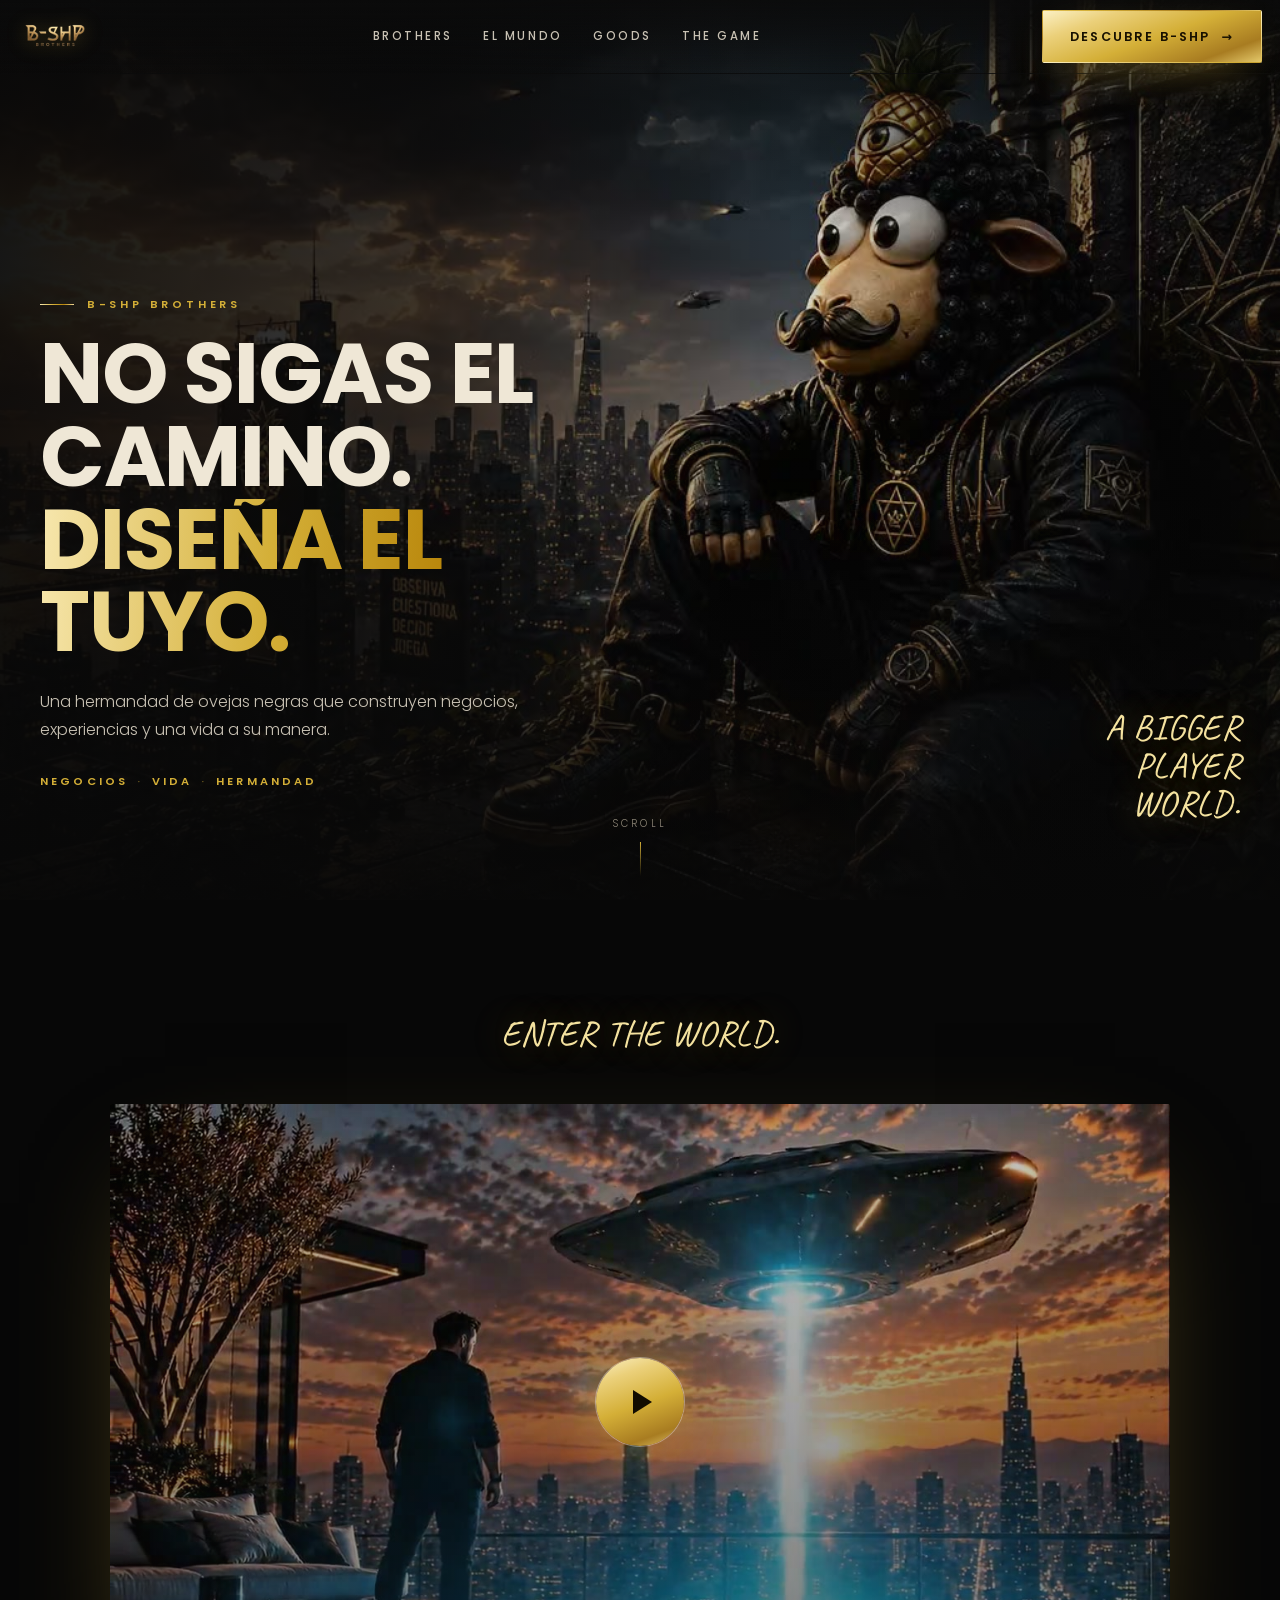
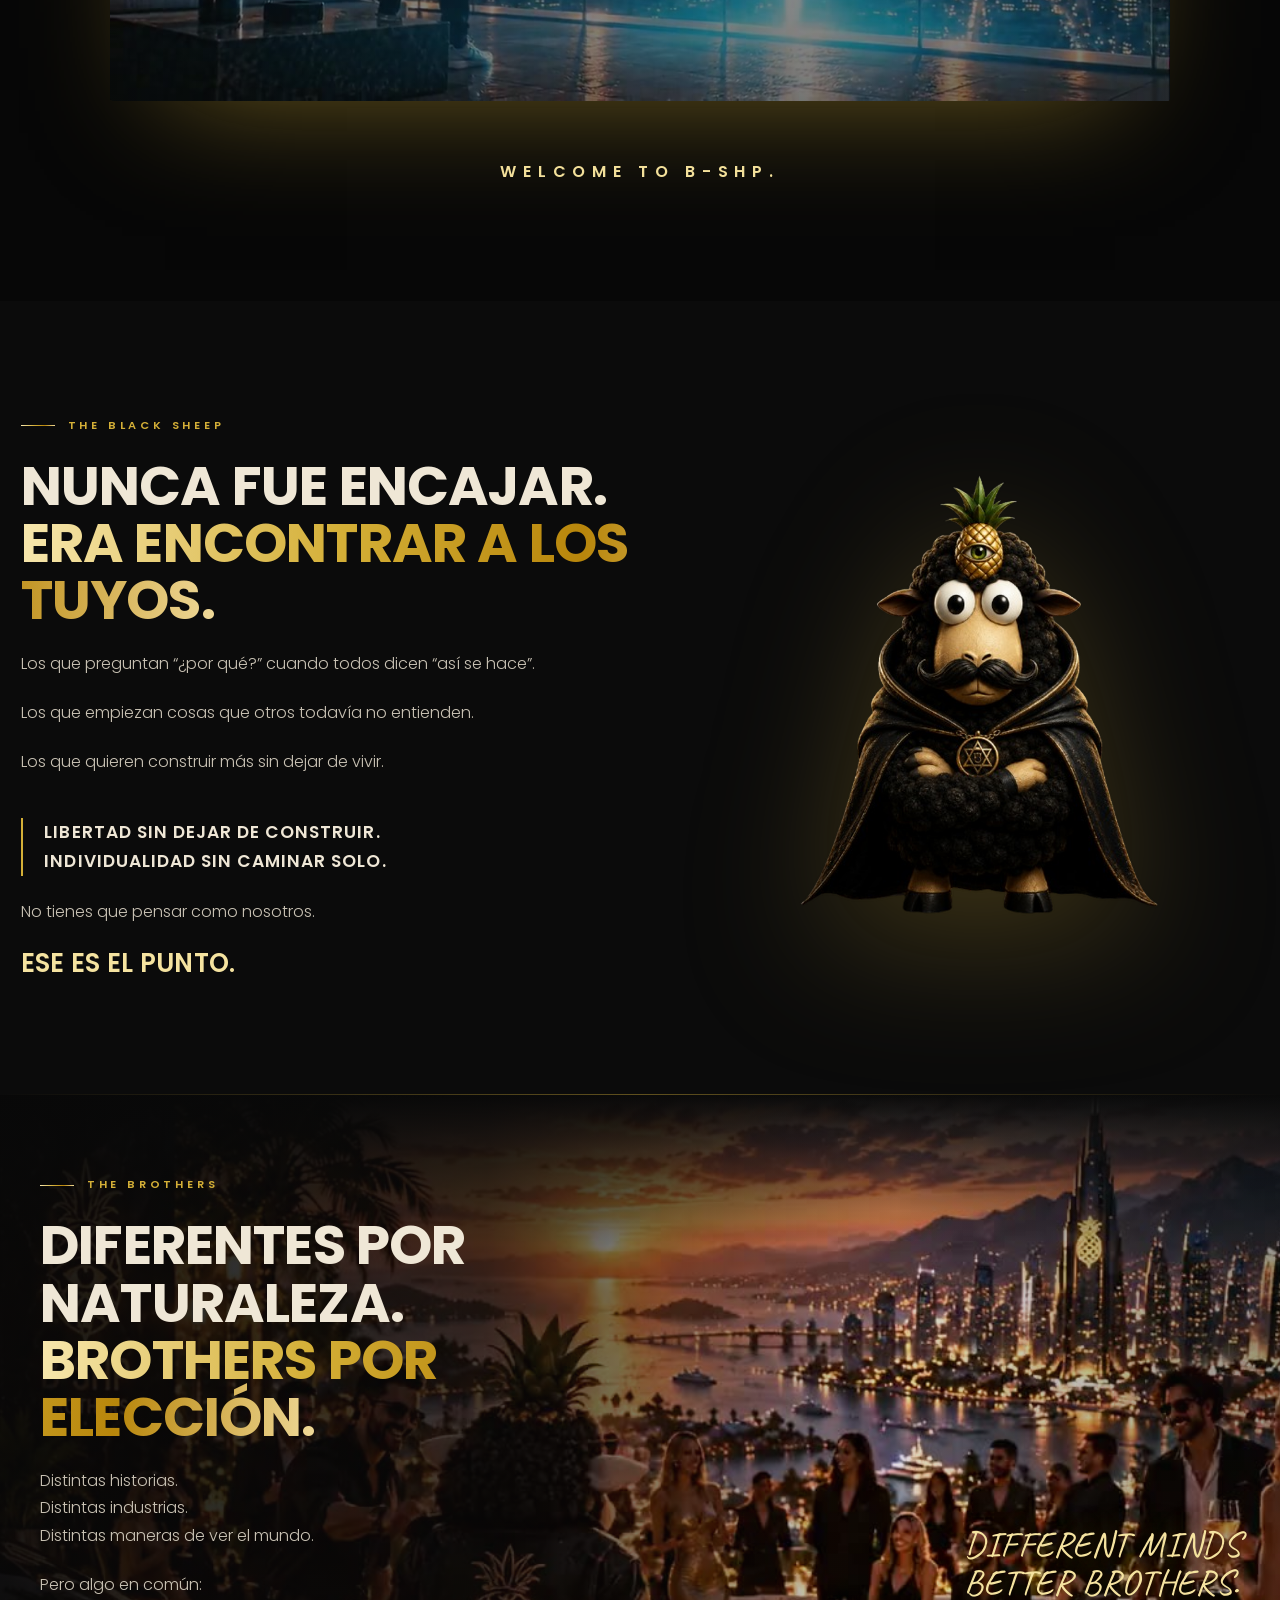
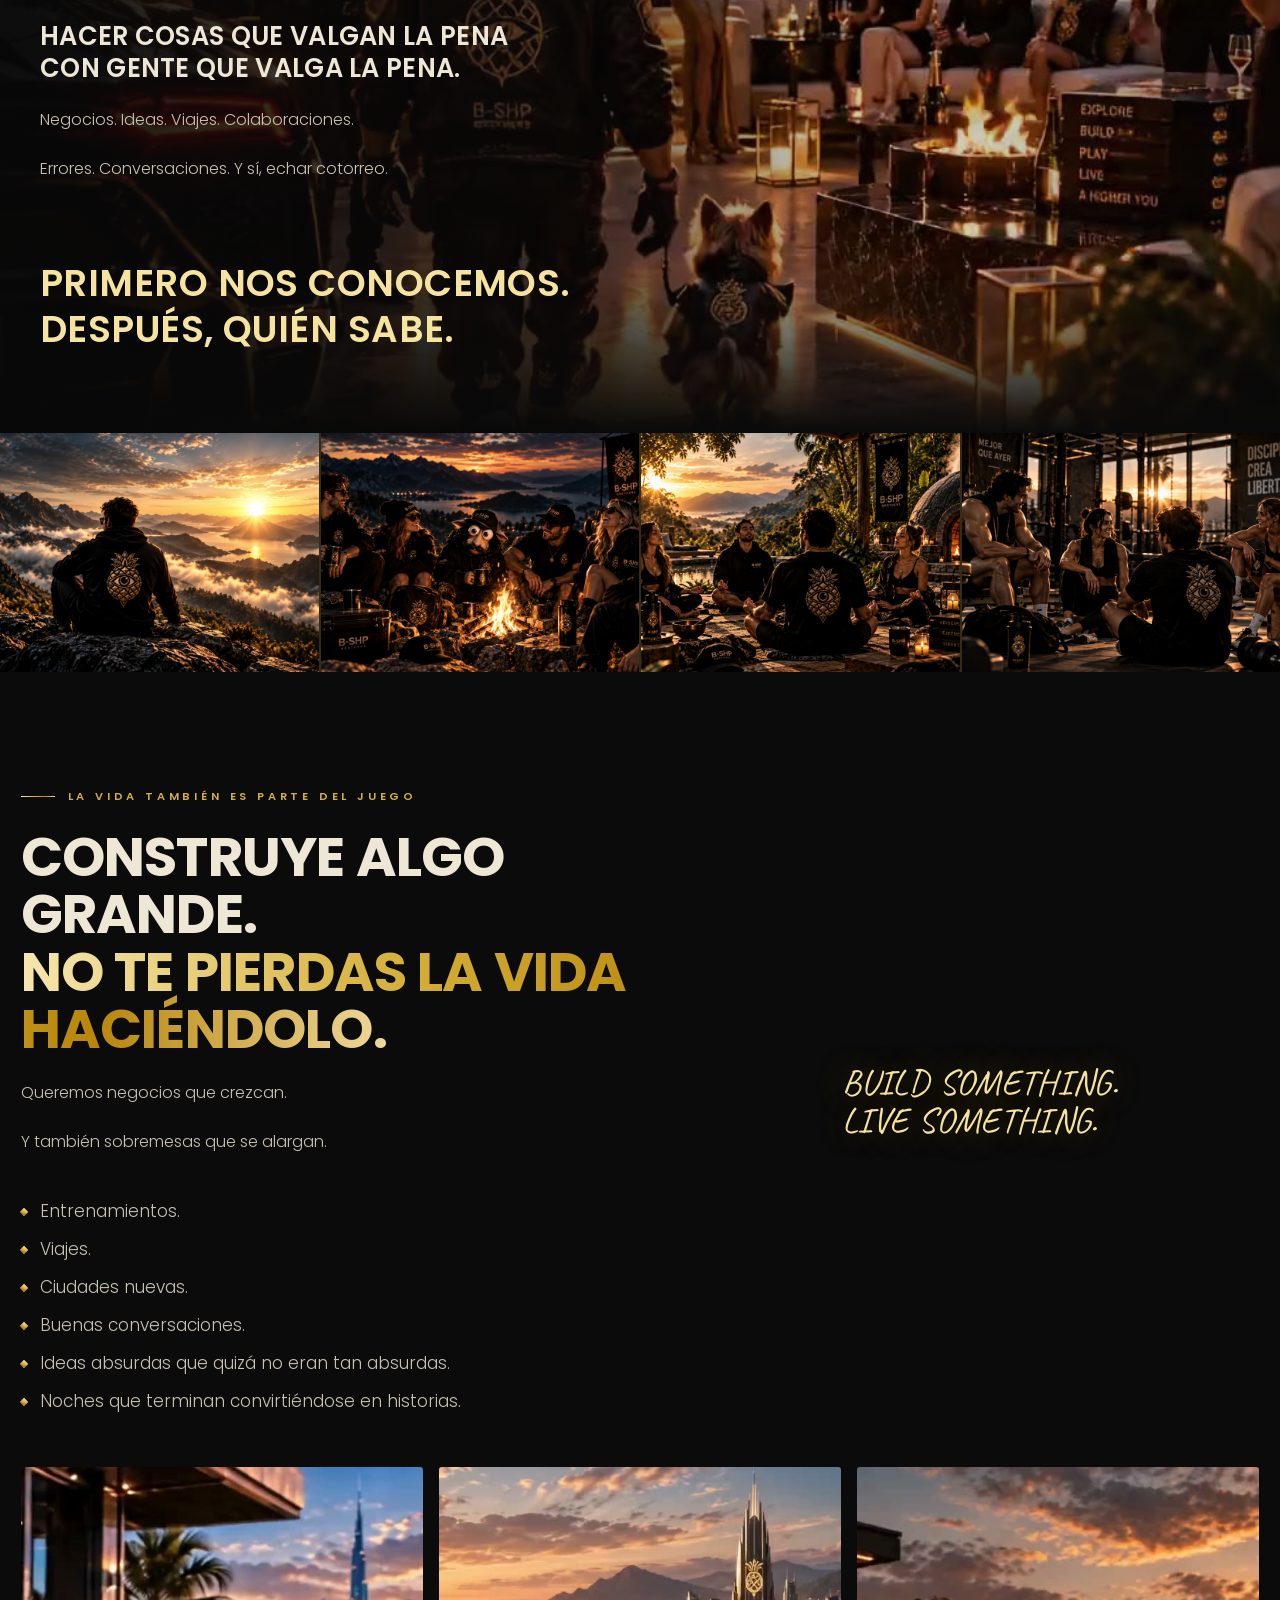
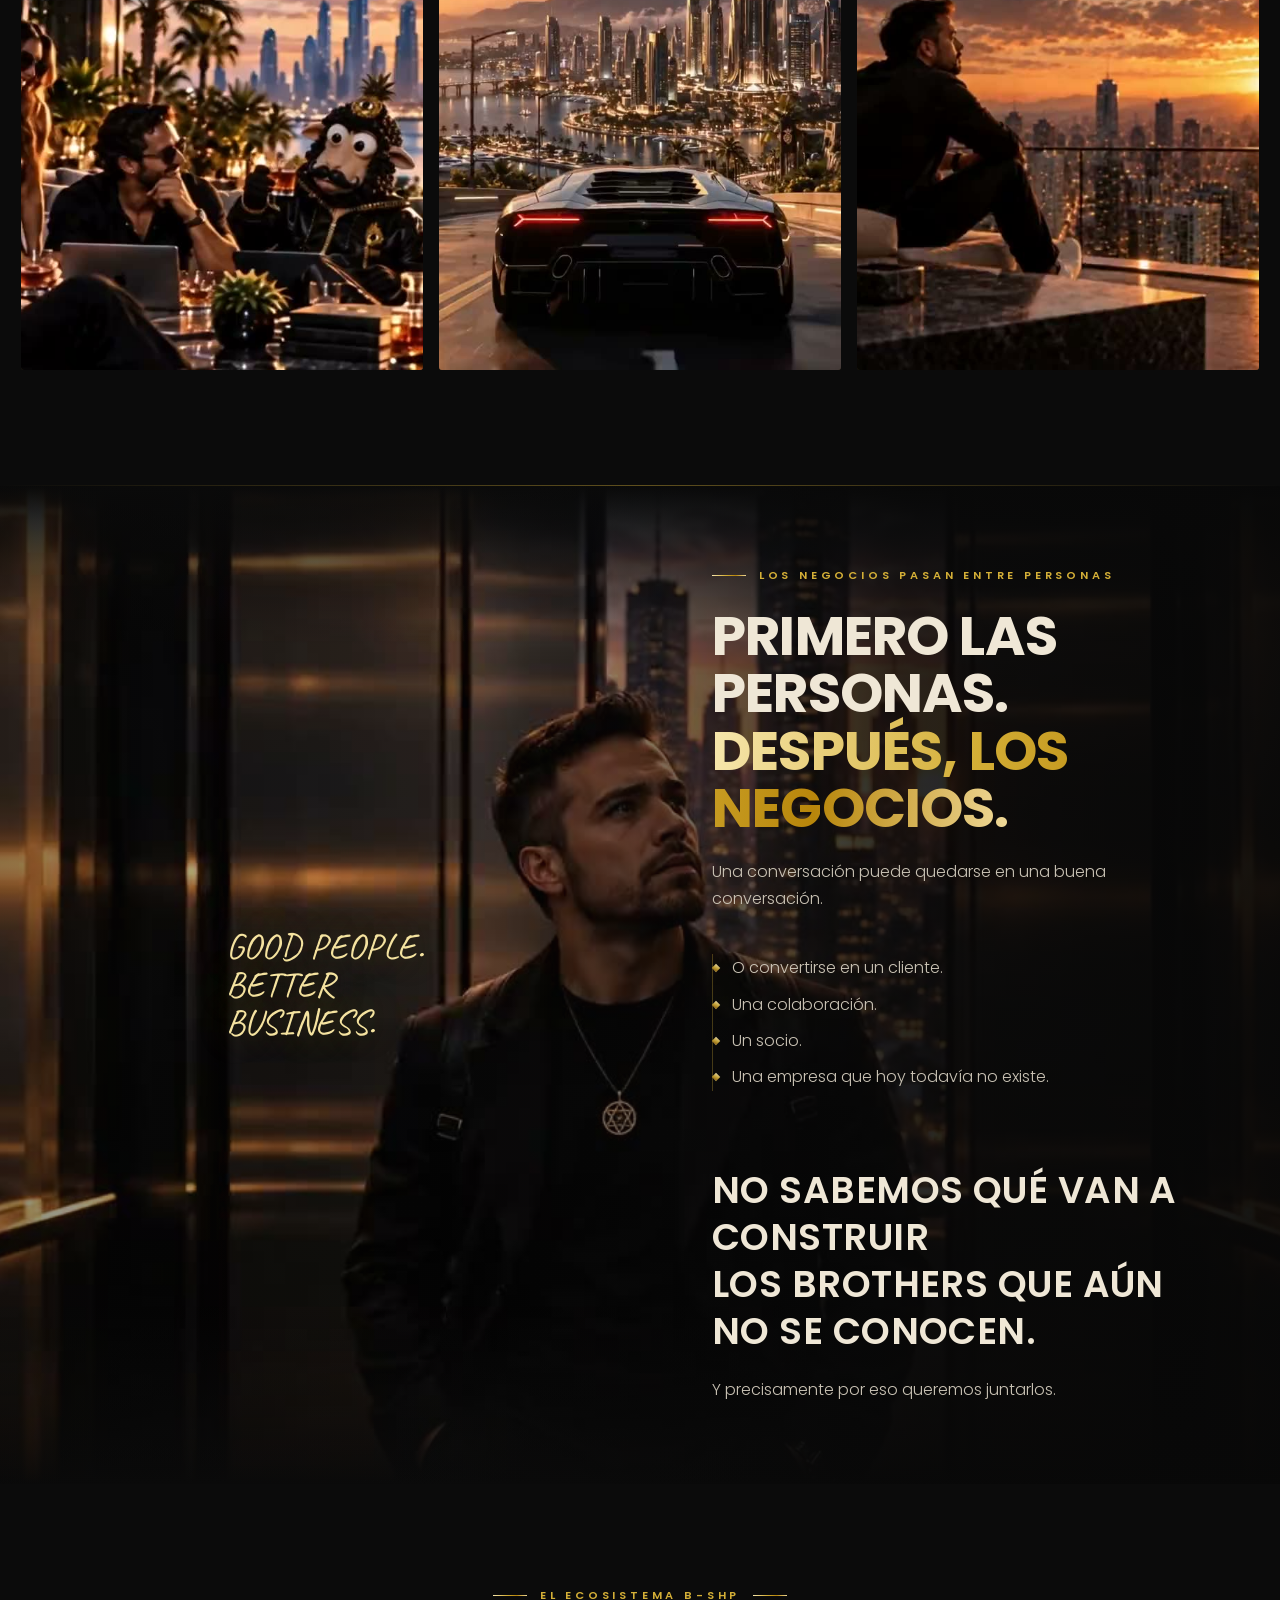
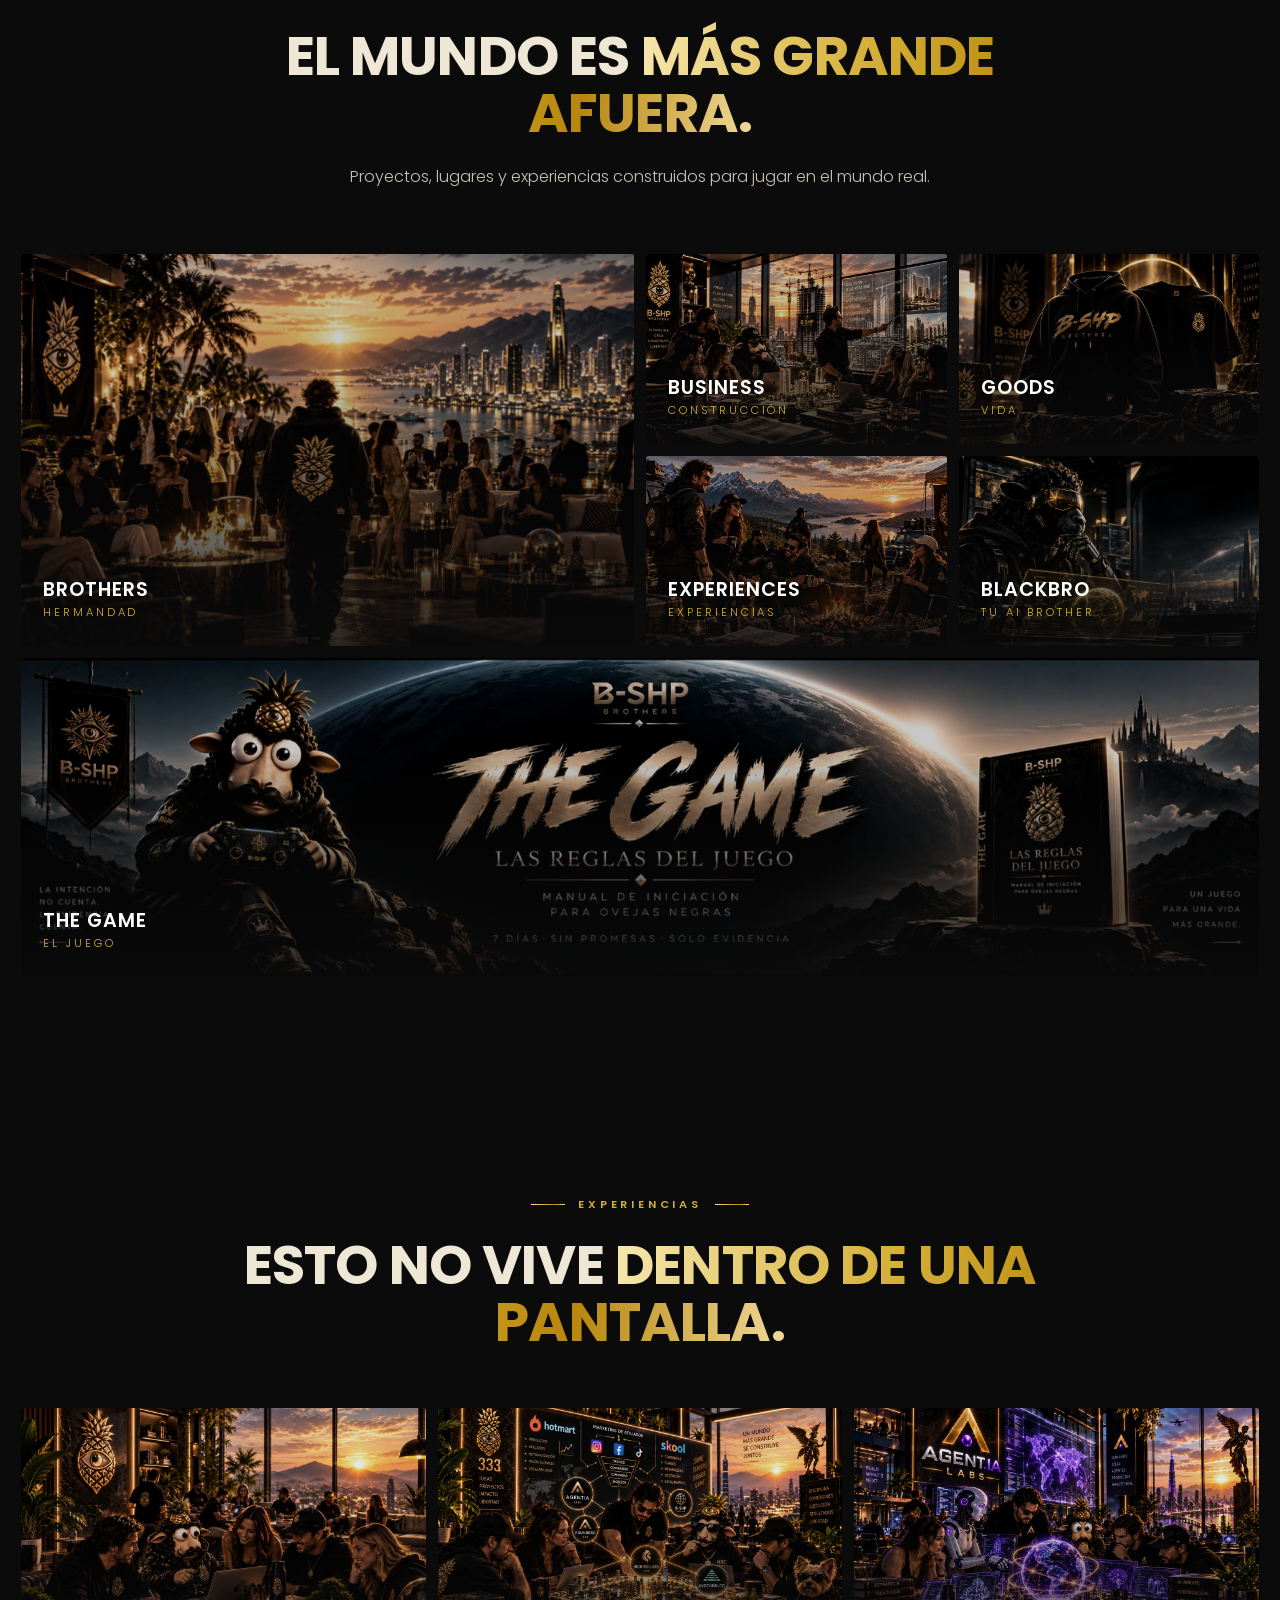
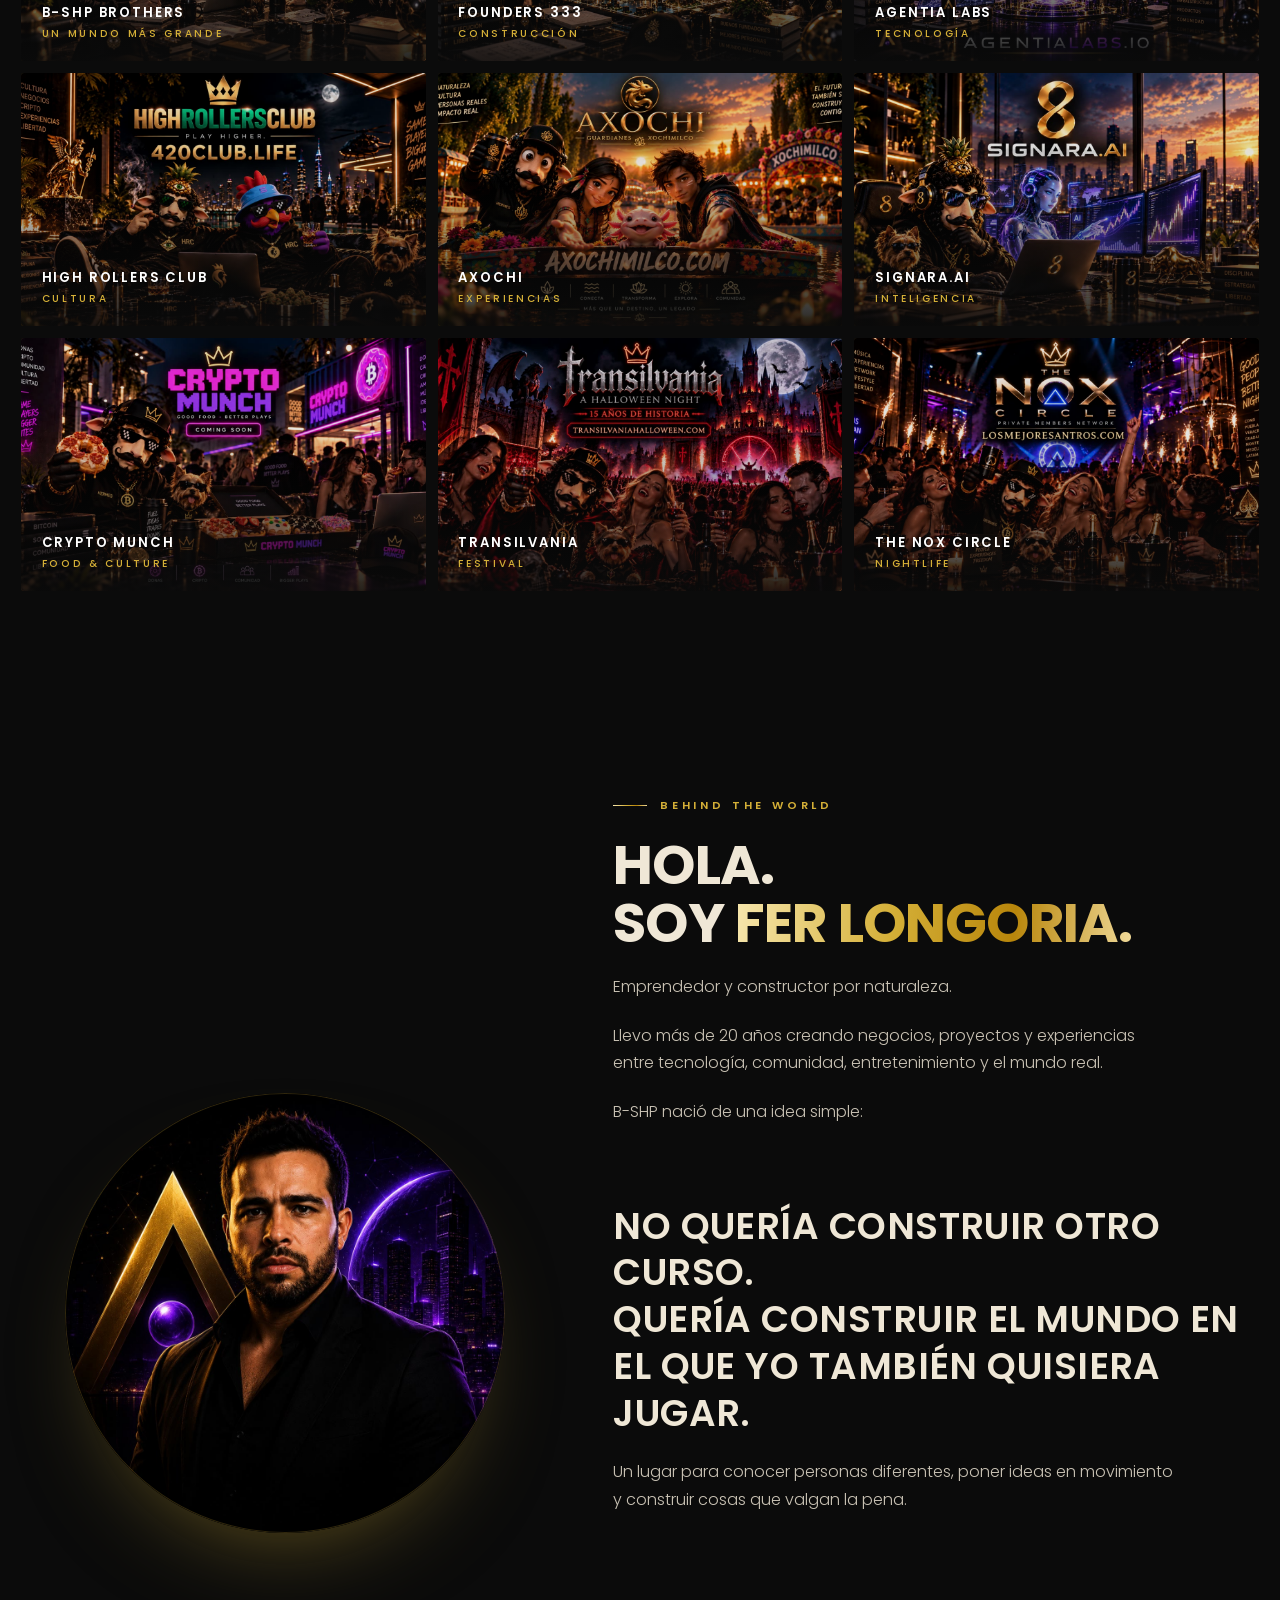
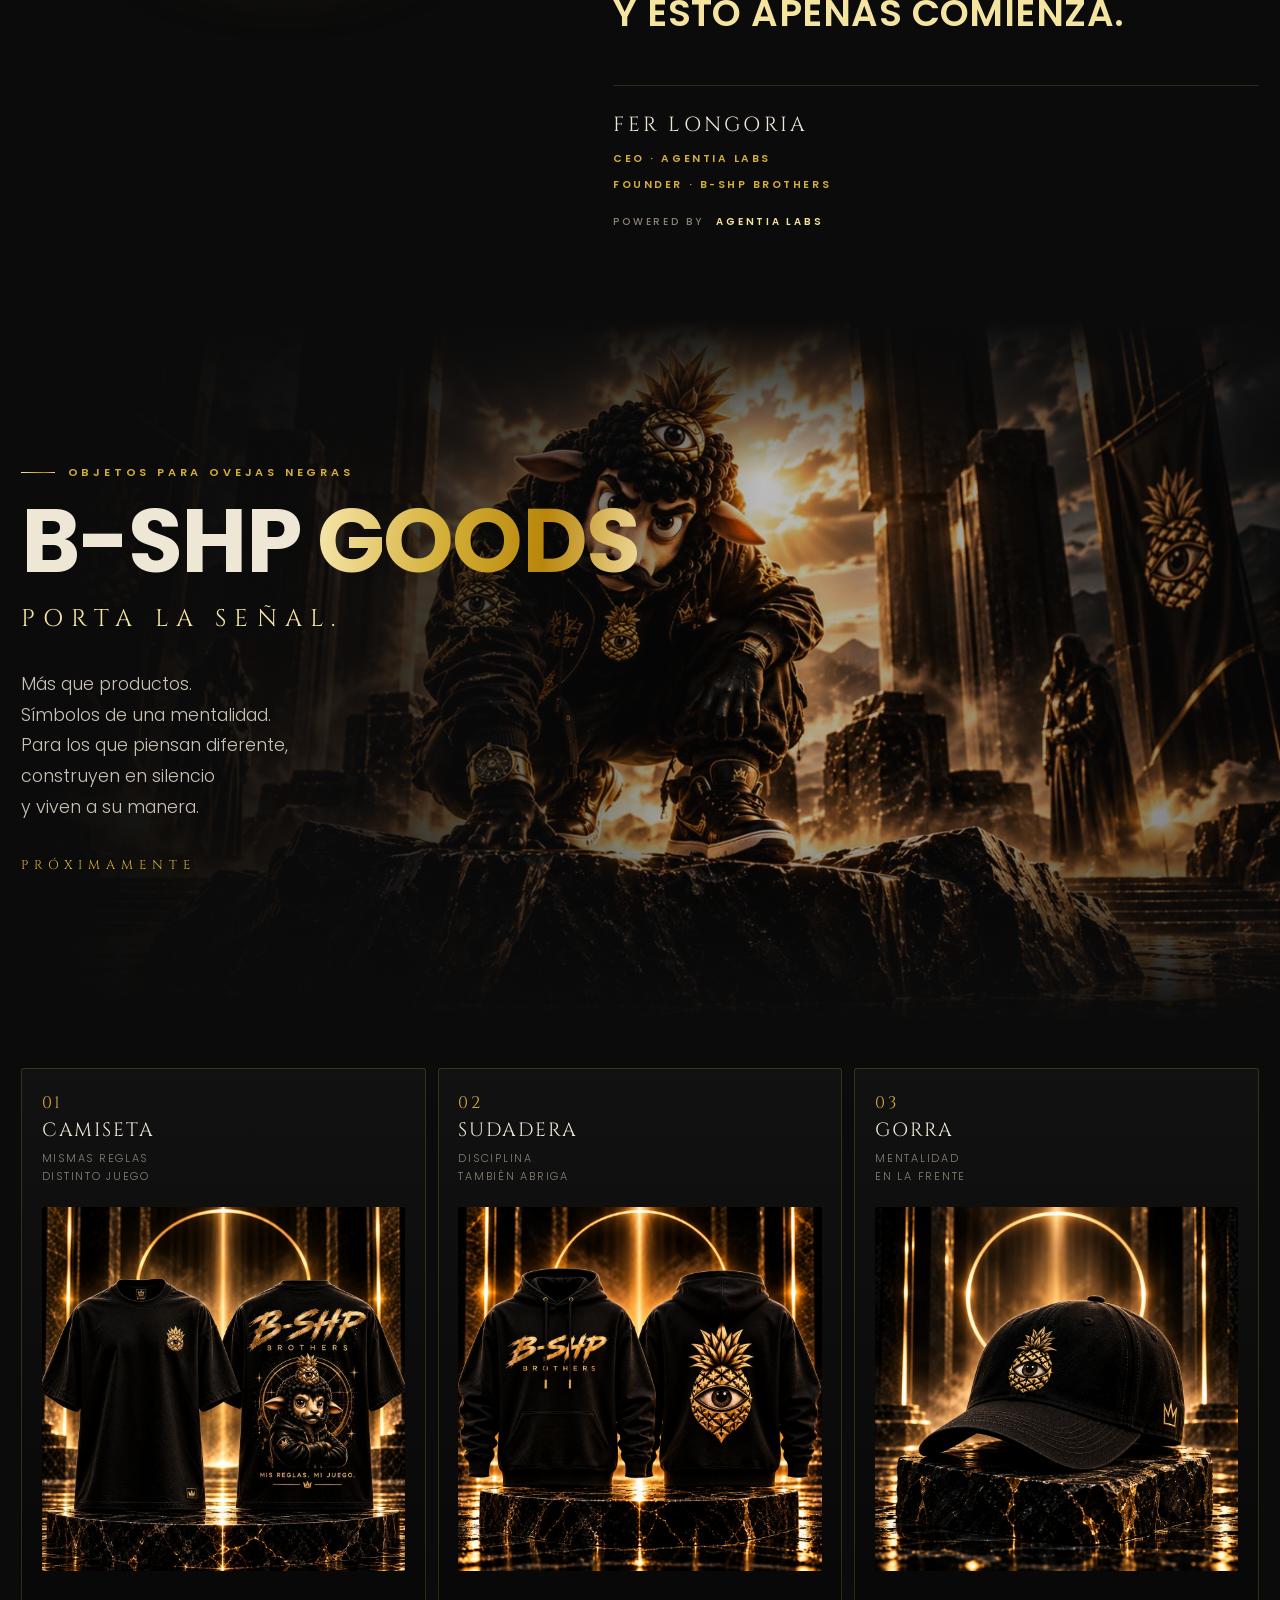
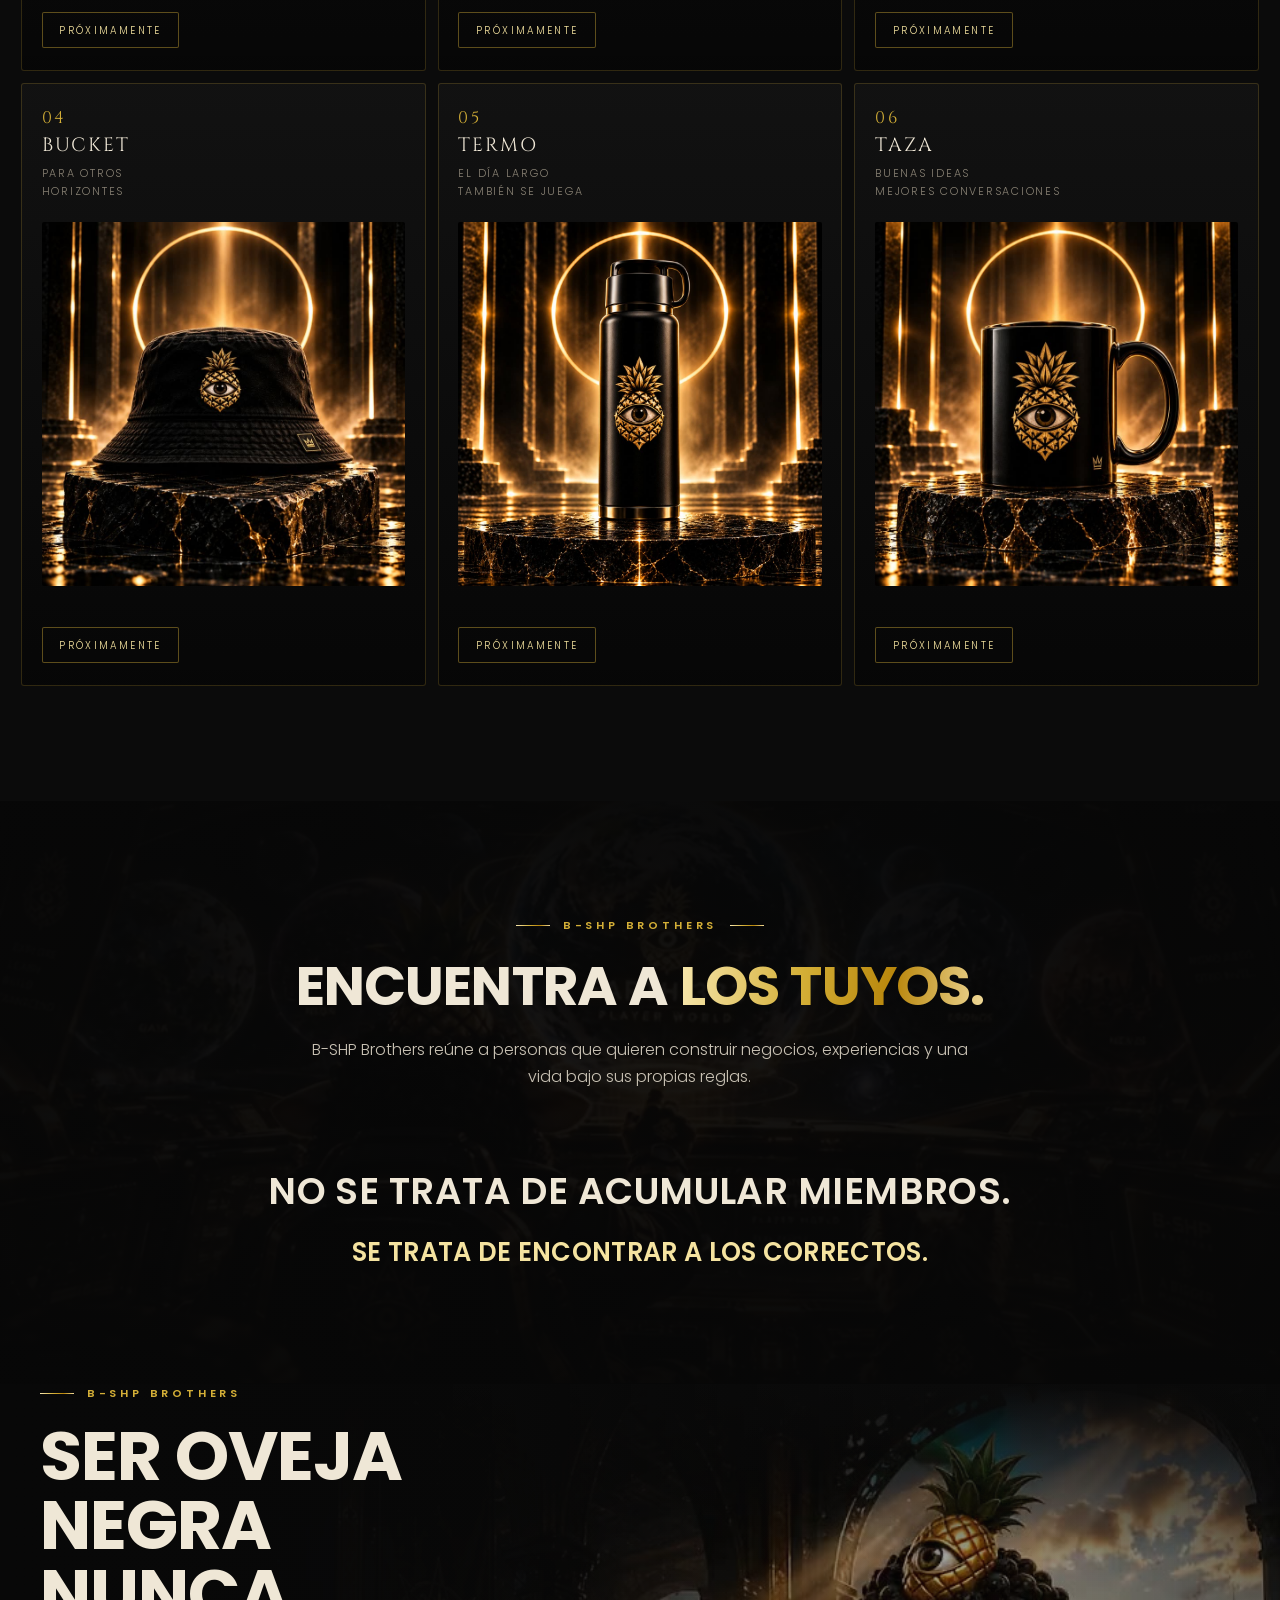
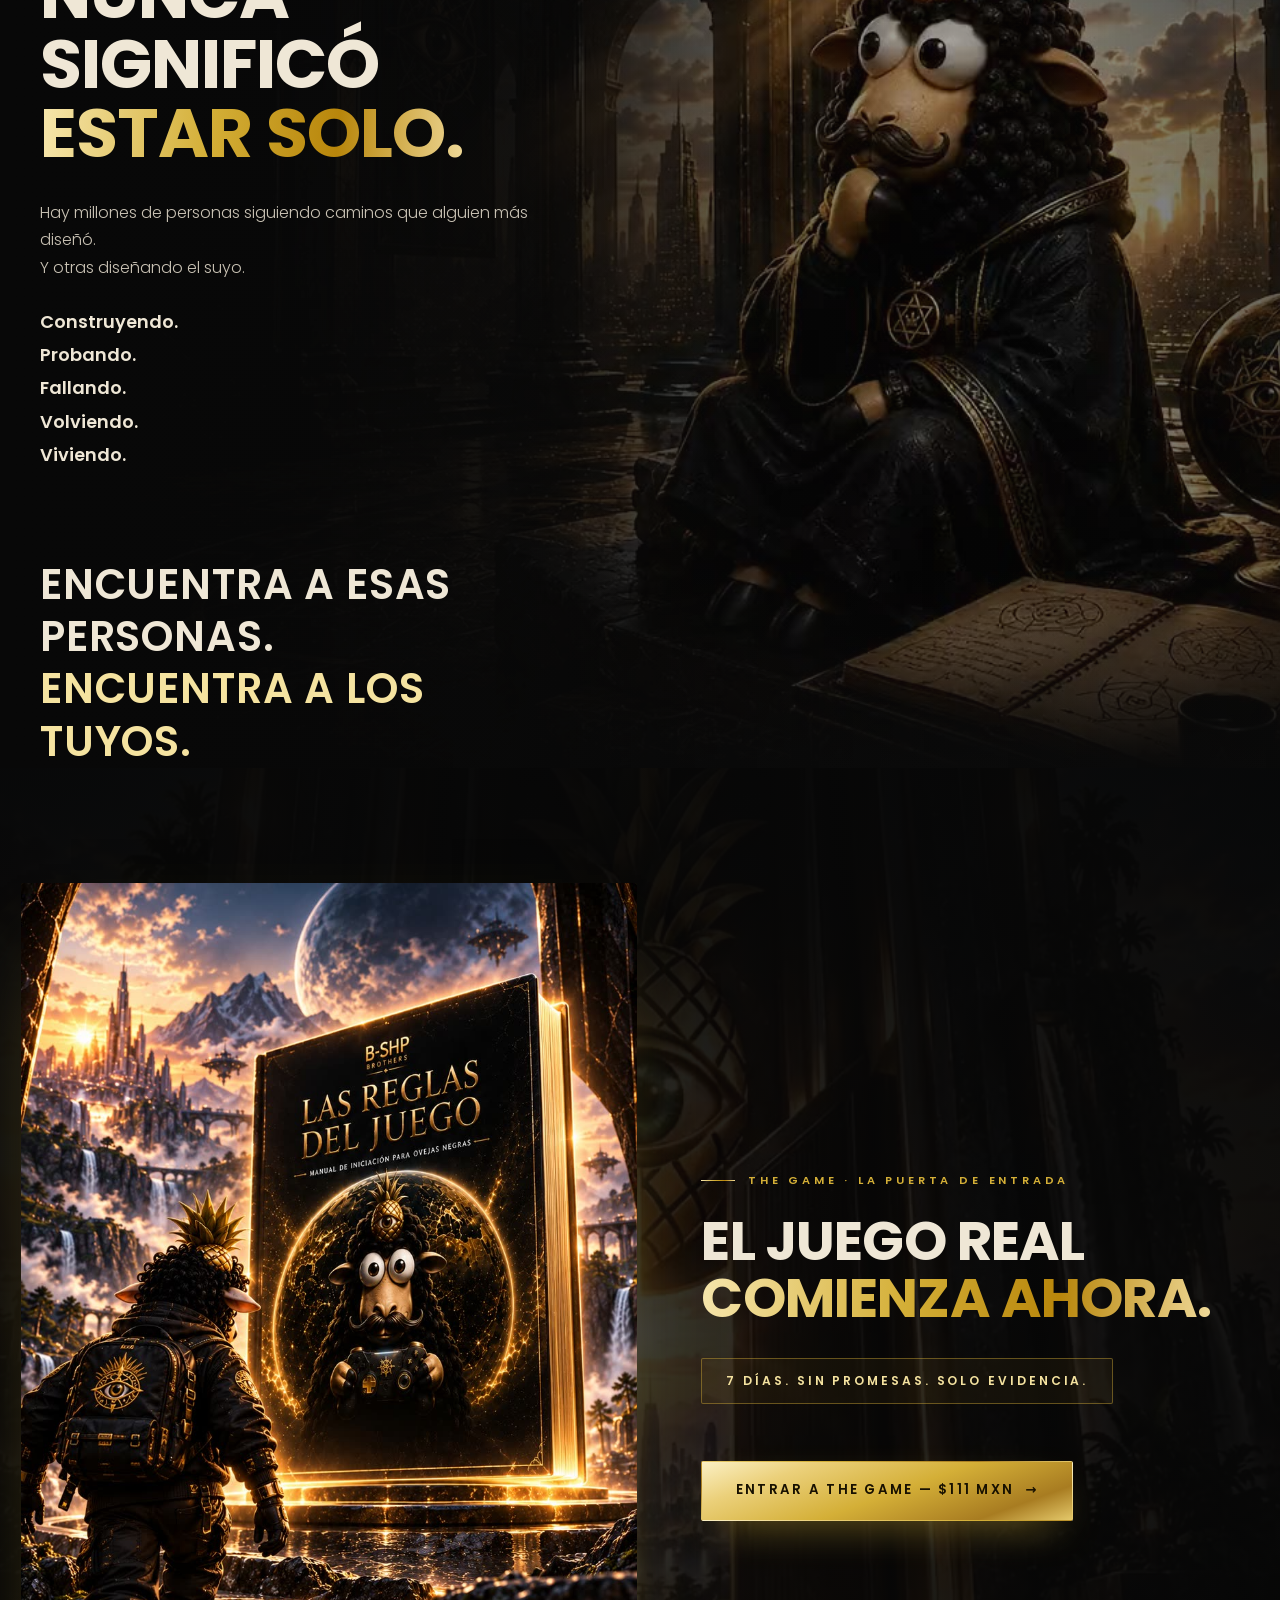
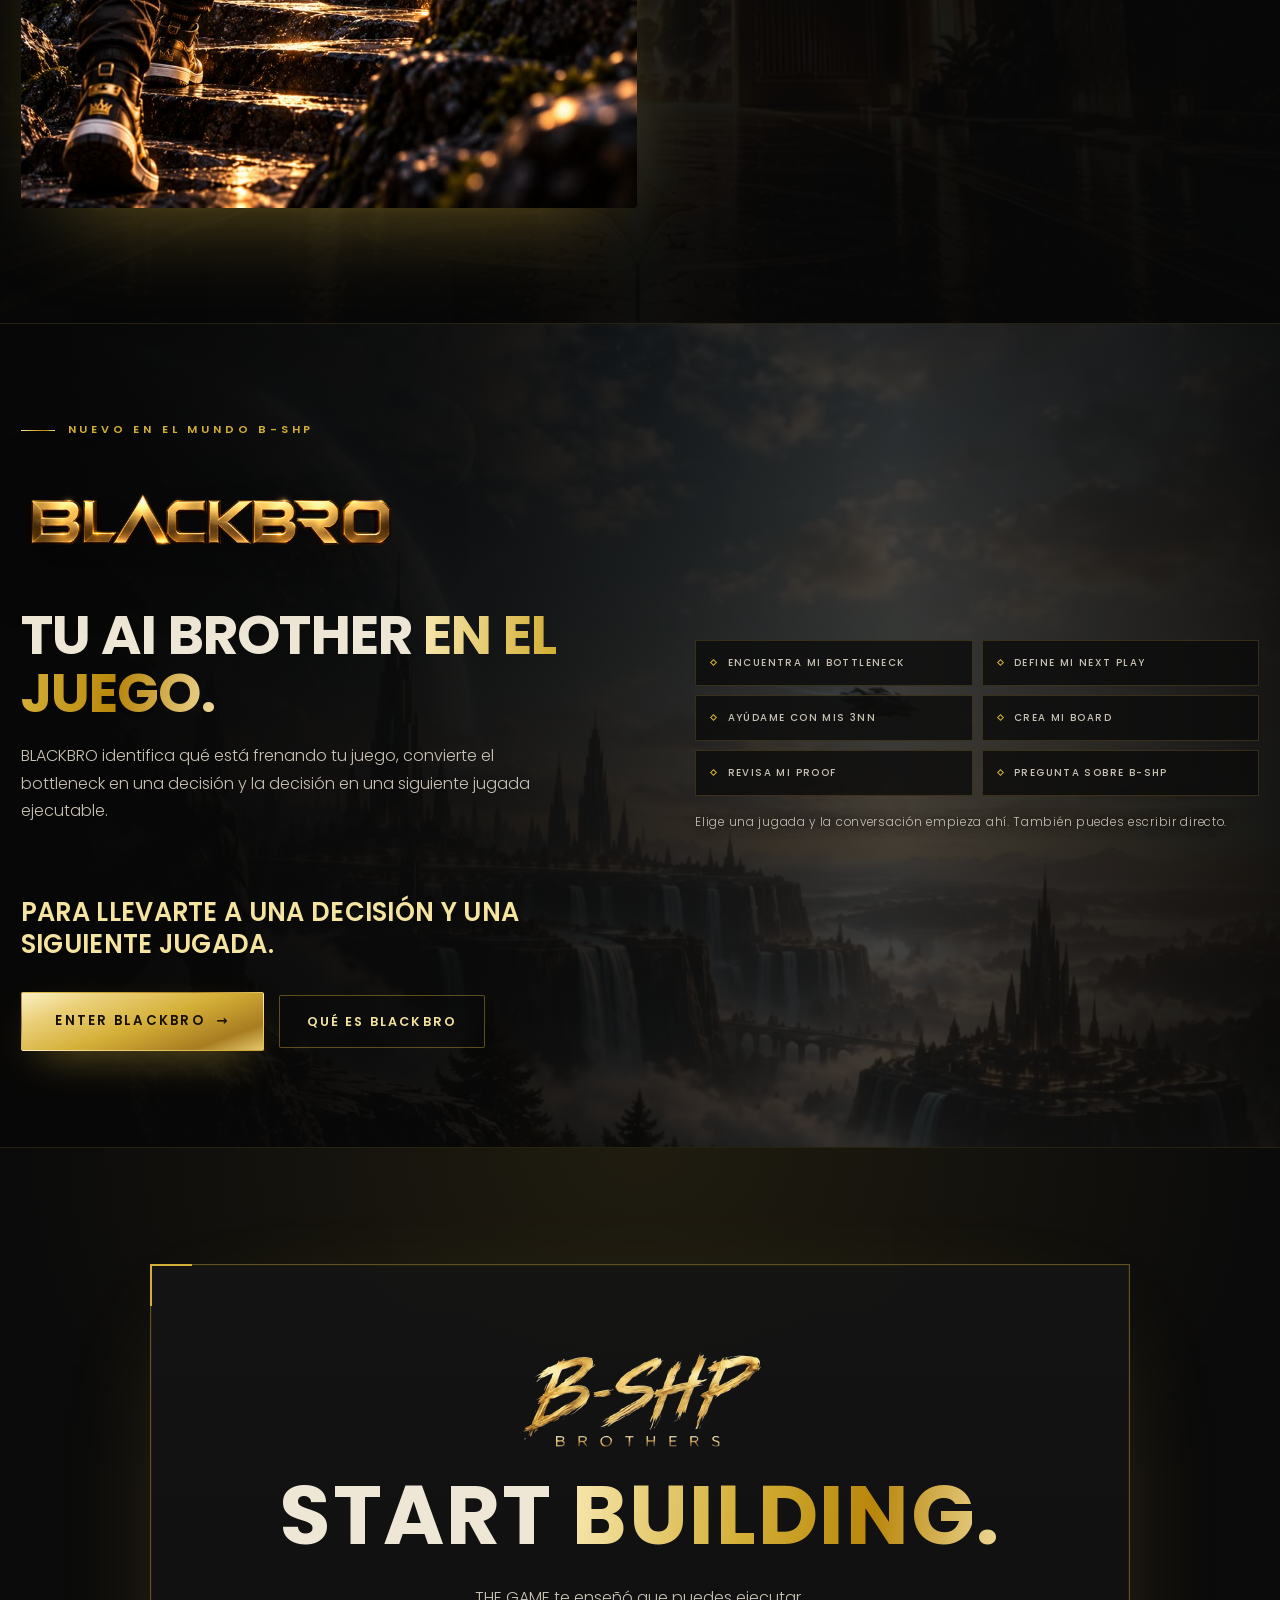
<file: web/index.html>
<!DOCTYPE html>
<html lang="es-MX">
<head>
<meta charset="utf-8">
<meta name="viewport" content="width=device-width,initial-scale=1">
<title>B-SHP BROTHERS — No sigas el camino. Diseña el tuyo.</title>
<meta name="description" content="Una hermandad de ovejas negras que construyen negocios, experiencias y una vida a su manera. Negocios · Vida · Hermandad.">
<meta name="theme-color" content="#0B0B0B">
<link rel="icon" href="assets/img/logo-emblem-v2.png">

<meta property="og:type" content="website">
<meta property="og:title" content="B-SHP BROTHERS — No sigas el camino. Diseña el tuyo.">
<meta property="og:description" content="Una hermandad de ovejas negras que construyen negocios, experiencias y una vida a su manera.">
<meta property="og:image" content="assets/img/home/hero-poster.jpg">
<meta property="og:locale" content="es_MX">

<link rel="preconnect" href="https://fonts.googleapis.com">
<link rel="preconnect" href="https://fonts.gstatic.com" crossorigin>
<link href="https://fonts.googleapis.com/css2?family=Caveat:wght@600;700&family=Cinzel:wght@400;600&family=Poppins:wght@300;400;500;600;700&display=swap" rel="stylesheet">
<link rel="stylesheet" href="assets/css/home-v2.css">
<link rel="stylesheet" href="assets/css/home-build.css">
</head>
<body>

<!-- ============================== NAV ============================== -->
<header class="nav" id="nav">
  <div class="nav__in">
    <a class="nav__logo" href="#top" aria-label="B-SHP BROTHERS">
      <img src="assets/img/logo-wordmark-v2.png" alt="B-SHP BROTHERS">
    </a>
    <nav class="nav__links" id="navLinks">
      <!--<a href="blackbro/index.html">BlackBro</a>
      <a href="founders333/index.html">Founders 333</a>-->
      <a href="#brothers">Brothers</a>
      <a href="#mundo">El mundo</a>
      <a href="#goods">Goods</a>
      <a href="/thegame/">The Game</a>
    </nav>
    <div class="nav__cta">
      <a class="btn btn--gold" href="#mundo" data-track="descubre_click" data-track-from="nav">Descubre B-SHP <i>&rarr;</i></a>
    </div>
    <button class="nav__burger" id="burger" aria-label="Menú" aria-expanded="false">
      <span></span><span></span><span></span>
    </button>
  </div>
</header>

<!-- ============================== 01 HERO · KEEP ============================== -->
<section class="hero" id="top" data-view="home_view">
  <div class="hero__media">
    <video autoplay muted loop playsinline preload="metadata" poster="assets/img/home/hero-poster.jpg">
      <source src="assets/video/home/hero.mp4" type="video/mp4">
    </video>
  </div>

  <div class="hero__grid">
    <div class="hero__copy">
      <p class="eyebrow" data-rv>B-SHP Brothers</p>

      <h1 class="hero__h1" data-rv data-rv-d="1">
        No sigas el camino.
        <b>Diseña el tuyo.</b>
      </h1>

      <p class="lead" data-rv data-rv-d="2">
        Una hermandad de ovejas negras que construyen negocios,
        experiencias y una vida a su manera.
      </p>

      <p class="hero__micro" data-rv data-rv-d="3">
        Negocios <span>·</span> Vida <span>·</span> Hermandad
      </p>
    </div>

    <p class="script hero__side" data-rv data-rv-d="4">A bigger player world.</p>
  </div>

  <div class="hero__scroll">Scroll</div>
</section>

<!-- ============================== 02 BRAND FILM ============================== -->
<section class="sec filmsec" id="brandfilm">
  <div class="wrap">
    <p class="script film__claim center" data-rv>Enter the world.</p>

    <div class="player" id="playerFilm" data-rv data-rv-d="1">
      <div class="player__frame">
        <video preload="none" playsinline controls poster="assets/img/home/trailerbrand-poster.jpg" data-src="assets/video/home/trailerbrand.mp4"></video>
        <img class="player__poster" src="assets/img/home/trailerbrand-poster.jpg" alt="" loading="lazy">
        <button class="player__btn" aria-label="Reproducir Brand Film"><span class="player__play"></span></button>
      </div>
    </div>

    <p class="film__welcome center" data-rv data-rv-d="2">Welcome to B-SHP.</p>
  </div>
</section>

<!-- ============================== 03 THE BLACK SHEEP · KEEP ============================== -->
<section class="sec" id="blacksheep">
  <div class="wrap">
    <div class="split">
      <div class="stack split__copy">
        <p class="eyebrow" data-rv>The Black Sheep</p>
        <h2 class="h-lg" data-rv data-rv-d="1">Nunca fue encajar.<br><span class="oro">Era encontrar a los tuyos.</span></h2>

        <p class="lead" data-rv data-rv-d="2">Los que preguntan “¿por qué?” cuando todos dicen “así se hace”.</p>
        <p class="lead" data-rv data-rv-d="2">Los que empiezan cosas que otros todavía no entienden.</p>
        <p class="lead" data-rv data-rv-d="3">Los que quieren construir más sin dejar de vivir.</p>

        <div class="highlight" data-rv data-rv-d="3">
          <p>Libertad sin dejar de construir.</p>
          <p>Individualidad sin caminar solo.</p>
        </div>

        <p class="lead" data-rv data-rv-d="4">No tienes que pensar como nosotros.</p>
        <p class="punch punch--oro" data-rv data-rv-d="4">Ese es el punto.</p>
      </div>

      <div class="split__media center" data-rv data-rv-d="2">
        <img class="libre float" src="assets/img/sheep-canon.png" alt="Hermes · la oveja negra que ve más allá del rebaño" style="max-width:460px;margin-inline:auto" loading="lazy">
      </div>
    </div>
  </div>
</section>

<hr class="hair">

<!-- ============================== 04 THE BROTHERS · KEEP + personas reales ============================== -->
<section class="banda" id="brothers" data-view="brothers_view">
  <div class="banda__media">
    <video autoplay muted loop playsinline preload="none" poster="assets/img/home/brothers-poster.jpg" data-lazy="assets/video/home/brothers.mp4"></video>
  </div>
  <div class="banda__grid">
    <div class="banda__copy stack">
      <p class="eyebrow" data-rv>The Brothers</p>
      <h2 class="h-lg" data-rv data-rv-d="1">Diferentes por naturaleza.<br><span class="oro">Brothers por elección.</span></h2>

      <p class="lead" data-rv data-rv-d="2">Distintas historias.<br>Distintas industrias.<br>Distintas maneras de ver el mundo.</p>
      <p class="lead" data-rv data-rv-d="3">Pero algo en común:</p>
      <p class="punch" data-rv data-rv-d="3">Hacer cosas que valgan la pena<br>con gente que valga la pena.</p>

      <p class="lead" data-rv data-rv-d="4">Negocios. Ideas. Viajes. Colaboraciones.</p>
      <p class="lead" data-rv data-rv-d="4">Errores. Conversaciones. Y sí, echar cotorreo.</p>

      <p class="punch punch--oro respira" data-rv data-rv-d="5">Primero nos conocemos.<br>Después, quién sabe.</p>
    </div>
    <p class="script" data-rv data-rv-d="3">Different minds<br>better brothers.</p>
  </div>
</section>

<div class="tira" aria-hidden="true">
  <figure data-rv><img src="assets/img/home/tira-1.jpg" alt="" loading="lazy"></figure>
  <figure data-rv data-rv-d="1"><img src="assets/img/home/tira-2.jpg" alt="" loading="lazy"></figure>
  <figure data-rv data-rv-d="2"><img src="assets/img/home/tira-3.jpg" alt="" loading="lazy"></figure>
  <figure data-rv data-rv-d="3"><img src="assets/img/home/tira-4.jpg" alt="" loading="lazy"></figure>
</div>

<!-- ============================== 05 LA VIDA TAMBIÉN ES PARTE DEL JUEGO ============================== -->
<section class="sec" id="lifestyle" data-view="lifestyle_view">
  <div class="wrap">
    <div class="split">
      <div class="stack split__copy">
        <p class="eyebrow" data-rv>La vida también es parte del juego</p>
        <h2 class="h-lg" data-rv data-rv-d="1">Construye algo grande.<br><span class="oro">No te pierdas la vida haciéndolo.</span></h2>

        <p class="lead" data-rv data-rv-d="2">Queremos negocios que crezcan.</p>
        <p class="lead" data-rv data-rv-d="2">Y también sobremesas que se alargan.</p>

        <ul class="lista" data-rv data-rv-d="3">
          <li>Entrenamientos.</li>
          <li>Viajes.</li>
          <li>Ciudades nuevas.</li>
          <li>Buenas conversaciones.</li>
          <li>Ideas absurdas que quizá no eran tan absurdas.</li>
          <li>Noches que terminan convirtiéndose en historias.</li>
        </ul>
      </div>

      <p class="script" data-rv data-rv-d="2" style="align-self:center;justify-self:center">Build something.<br>Live something.</p>
    </div>

    <div class="mosaico">
      <figure data-rv data-rv-d="1">
        <video autoplay muted loop playsinline preload="none" poster="assets/img/home/life-1-poster.jpg" data-lazy="assets/video/home/life-1.mp4"></video>
      </figure>
       <figure data-rv data-rv-d="3">
        <video autoplay muted loop playsinline preload="none" poster="assets/img/home/life-3-poster.jpg" data-lazy="assets/video/home/life-3.mp4"></video>
      </figure>
      <figure data-rv data-rv-d="2">
        <video autoplay muted loop playsinline preload="none" poster="assets/img/home/life-2-poster.jpg" data-lazy="assets/video/home/life-2.mp4"></video>
      </figure>
    </div>
  </div>
</section>

<hr class="hair">

<!-- ============================== 06 PRIMERO LAS PERSONAS ============================== -->
<section class="banda banda--der" id="business" data-view="business_view">
  <div class="banda__media">
    <video autoplay muted loop playsinline preload="none" poster="assets/img/home/business-poster.jpg" data-lazy="assets/video/home/business.mp4"></video>
  </div>
  <div class="banda__grid banda__grid--solo">
    <p class="script banda__script" data-rv data-rv-d="3">Good people.<br>Better business.</p>
    <div class="banda__copy stack">
      <p class="eyebrow" data-rv>Los negocios pasan entre personas</p>
      <h2 class="h-lg" data-rv data-rv-d="1">Primero las personas.<br><span class="oro">Después, los negocios.</span></h2>

      <p class="lead" data-rv data-rv-d="2">Una conversación puede quedarse en una buena conversación.</p>

      <ul class="lista escala" data-rv data-rv-d="3">
        <li>O convertirse en un cliente.</li>
        <li>Una colaboración.</li>
        <li>Un socio.</li>
        <li>Una empresa que hoy todavía no existe.</li>
      </ul>

      <p class="punch respira" data-rv data-rv-d="4">No sabemos qué van a construir<br>los Brothers que aún no se conocen.</p>
      <p class="lead" data-rv data-rv-d="4">Y precisamente por eso queremos juntarlos.</p>
    </div>
  </div>
</section>

<!-- ============================== 07 UN MUNDO MÁS GRANDE ============================== -->
<section class="sec mundo" id="mundo" data-view="mundo_view">
  <div class="wrap--wide">
    <div class="center stack" style="max-width:820px;margin-inline:auto">
      <p class="eyebrow eyebrow--c" data-rv>El ecosistema B-SHP</p>
      <h2 class="h-lg" data-rv data-rv-d="1">El mundo es <span class="oro">más grande afuera.</span></h2>
      <p class="lead center lead--wide" data-rv data-rv-d="2">Proyectos, lugares y experiencias construidos para jugar en el mundo real.</p>
    </div>

    <div class="territorios-mapa">
      <a class="terr terr--xl" href="#brothers" data-rv>
        <img src="assets/img/home/terr-brothers.jpg" alt="" loading="lazy">
        <span class="terr__txt"><b>Brothers</b><i>Hermandad</i></span>
      </a>
      <a class="terr" href="#business" data-rv data-rv-d="1">
        <img src="assets/img/home/terr-business.jpg" alt="" loading="lazy">
        <span class="terr__txt"><b>Business</b><i>Construcción</i></span>
      </a>
      <a class="terr" href="#lifestyle" data-rv data-rv-d="2">
        <img src="assets/img/home/terr-goods.jpg" alt="" loading="lazy">
        <span class="terr__txt"><b>goods</b><i>Vida</i></span>
      </a>
      <a class="terr" href="#experiencias" data-rv data-rv-d="3">
        <img src="assets/img/home/terr-experiences.jpg" alt="" loading="lazy">
        <span class="terr__txt"><b>Experiences</b><i>Experiencias</i></span>
      </a>
      <a class="terr" href="blackbro/index.html" data-rv data-rv-d="4" data-track="blackbro_click" data-track-from="mapa_mundo">
        <img src="assets/img/home/terr-blackbro.jpg" alt="" loading="lazy">
        <span class="terr__txt"><b>BlackBro</b><i>Tu AI brother</i></span>
      </a>
      
      <a class="terr terr--wide" href="#thegame" data-rv data-rv-d="5">
        <img src="assets/img/home/terr-thegame-completa.jpg" alt="" loading="lazy">
        <span class="terr__txt"><b>The Game</b><i>El juego</i></span>
      </a>
    </div>
  </div>
</section>

<!-- ============================== 08 EXPERIENCIAS · el universo fuera de la pantalla ============================== -->
<section class="sec experiencias" id="experiencias" data-view="experiencias_view">
  <div class="wrap--wide">
    <div class="center stack" style="max-width:800px;margin-inline:auto">
      <p class="eyebrow eyebrow--c" data-rv>Experiencias</p>
      <h2 class="h-lg" data-rv data-rv-d="1">Esto no vive <span class="oro">dentro de una pantalla.</span></h2>
    </div>

    <div class="exp__grid exp__grid--marcas">
      <figure class="exp" data-rv><img src="assets/img/marcas/01-bshp-brothers.jpg" alt="B-SHP Brothers" loading="lazy"><figcaption><b>B-SHP Brothers</b><i>Un mundo más grande</i></figcaption></figure>
      <a class="exp exp--link" href="founders333/index.html" data-rv data-rv-d="2" data-track="founders_click" data-track-from="mapa_marcas"><img src="assets/img/marcas/02-founders-333.jpg" alt="Founders 333" loading="lazy"><figcaption><b>Founders 333</b><i>Construcción</i></figcaption></a>
      <figure class="exp" data-rv data-rv-d="3"><img src="assets/img/marcas/03-agentia-labs.jpg" alt="Agentia Labs" loading="lazy"><figcaption><b>Agentia Labs</b><i>Tecnología</i></figcaption></figure>
      <figure class="exp" data-rv><img src="assets/img/marcas/04-high-rollers.jpg" alt="High Rollers Club" loading="lazy"><figcaption><b>High Rollers Club</b><i>Cultura</i></figcaption></figure>
      <figure class="exp" data-rv data-rv-d="2"><img src="assets/img/marcas/05-axochi.jpg" alt="Axochi" loading="lazy"><figcaption><b>Axochi</b><i>Experiencias</i></figcaption></figure>
      <figure class="exp" data-rv data-rv-d="3"><img src="assets/img/marcas/06-signara.jpg" alt="Signara.AI" loading="lazy"><figcaption><b>Signara.AI</b><i>Inteligencia</i></figcaption></figure>
      <figure class="exp" data-rv><img src="assets/img/marcas/07-crypto-munch.jpg" alt="Crypto Munch" loading="lazy"><figcaption><b>Crypto Munch</b><i>Food &amp; Culture</i></figcaption></figure>
      <figure class="exp" data-rv data-rv-d="2"><img src="assets/img/marcas/08-transilvania.jpg" alt="Transilvania" loading="lazy"><figcaption><b>Transilvania</b><i>Festival</i></figcaption></figure>
      <figure class="exp" data-rv data-rv-d="3"><img src="assets/img/marcas/09-nox-circle.jpg" alt="The Nox Circle" loading="lazy"><figcaption><b>The Nox Circle</b><i>Nightlife</i></figcaption></figure>
    </div>
  </div>
</section>

<!-- ============================== 08b BEHIND THE WORLD · Fer Longoria ============================== -->
<section class="sec fer" id="behind" data-view="behind_view">
  <div class="wrap">
    <div class="split split--fer">
      <figure class="fer__media" data-rv>
        <img src="assets/img/home/fer-longoria.jpg" alt="Fer Longoria — CEO de Agentia Labs y founder de B-SHP Brothers" loading="lazy">
      </figure>

      <div class="stack">
        <p class="eyebrow" data-rv>Behind the world</p>
        <h2 class="h-lg" data-rv data-rv-d="1">Hola.<br>Soy <span class="oro">Fer Longoria.</span></h2>

        <p class="lead" data-rv data-rv-d="2">Emprendedor y constructor por naturaleza.</p>
        <p class="lead" data-rv data-rv-d="2">Llevo más de 20 años creando negocios, proyectos y experiencias entre tecnología, comunidad, entretenimiento y el mundo real.</p>
        <p class="lead" data-rv data-rv-d="3">B-SHP nació de una idea simple:</p>

        <p class="punch respira" data-rv data-rv-d="3">No quería construir otro curso.<br>Quería construir el mundo en el que yo también quisiera jugar.</p>

        <p class="lead" data-rv data-rv-d="4">Un lugar para conocer personas diferentes, poner ideas en movimiento y construir cosas que valgan la pena.</p>

        <p class="punch punch--oro respira" data-rv data-rv-d="4">Y esto apenas comienza.</p>

        <div class="fer__firma" data-rv data-rv-d="5">
          <p class="fer__nombre">Fer Longoria</p>
          <p class="fer__rol">CEO · Agentia Labs</p>
          <p class="fer__rol">Founder · B-SHP Brothers</p>
          <p class="fer__by">Powered by <b>Agentia Labs</b></p>
        </div>
      </div>
    </div>
  </div>
</section>

<!-- ============================== 09 B-SHP GOODS ==============================
     Arquitectura lista para ecommerce: cada pieza es un <article data-pieza>
     con su data-img. Añadir precio/carrito no obliga a rehacer nada.
     ============================================================ -->
<section class="sec goods" id="goods" data-view="goods_view">
  <div class="goods__hero">
    <div class="goods__media"><img src="assets/img/goods/goods-hero.jpg" alt="" loading="lazy"></div>
    <div class="wrap--wide goods__intro">
      <p class="eyebrow" data-rv>Objetos para ovejas negras</p>
      <h2 class="goods__h" data-rv data-rv-d="1">B-SHP <span class="oro">Goods</span></h2>
      <p class="goods__claim" data-rv data-rv-d="1">Porta la señal.</p>
      <p class="goods__copy" data-rv data-rv-d="2">
        Más que productos.<br>
        Símbolos de una mentalidad.<br>
        Para los que piensan diferente,<br>
        construyen en silencio<br>
        y viven a su manera.
      </p>
      <p class="goods__pronto" data-rv data-rv-d="3">Próximamente</p>
    </div>
  </div>

  <div class="wrap--wide">
    <div class="goods__grid">
      <article class="pieza" data-rv data-rv-d="1" data-id="camiseta" data-pieza="Camiseta" data-img="assets/img/goods/camiseta.jpg">
        <button class="pieza__btn" type="button">
          <span class="pieza__n">01</span>
          <span class="pieza__nombre">Camiseta</span>
          <span class="pieza__sub">Mismas reglas<br>distinto juego</span>
          <span class="pieza__marco"><img class="pieza__foto" src="assets/img/goods/camiseta.jpg" alt="B-SHP Camiseta" loading="lazy"></span>
        </button>
        <div class="pieza__compra" data-compra></div>
      </article>
      <article class="pieza" data-rv data-rv-d="2" data-id="sudadera" data-pieza="Sudadera" data-img="assets/img/goods/sudadera.jpg">
        <button class="pieza__btn" type="button">
          <span class="pieza__n">02</span>
          <span class="pieza__nombre">Sudadera</span>
          <span class="pieza__sub">Disciplina<br>también abriga</span>
          <span class="pieza__marco"><img class="pieza__foto" src="assets/img/goods/sudadera.jpg" alt="B-SHP Sudadera" loading="lazy"></span>
        </button>
        <div class="pieza__compra" data-compra></div>
      </article>
      <article class="pieza" data-rv data-rv-d="3" data-id="gorra" data-pieza="Gorra" data-img="assets/img/goods/gorra.jpg">
        <button class="pieza__btn" type="button">
          <span class="pieza__n">03</span>
          <span class="pieza__nombre">Gorra</span>
          <span class="pieza__sub">Mentalidad<br>en la frente</span>
          <span class="pieza__marco"><img class="pieza__foto" src="assets/img/goods/gorra.jpg" alt="B-SHP Gorra" loading="lazy"></span>
        </button>
        <div class="pieza__compra" data-compra></div>
      </article>
      <article class="pieza" data-rv data-rv-d="4" data-id="bucket" data-pieza="Bucket" data-img="assets/img/goods/bucket.jpg">
        <button class="pieza__btn" type="button">
          <span class="pieza__n">04</span>
          <span class="pieza__nombre">Bucket</span>
          <span class="pieza__sub">Para otros<br>horizontes</span>
          <span class="pieza__marco"><img class="pieza__foto" src="assets/img/goods/bucket.jpg" alt="B-SHP Bucket" loading="lazy"></span>
        </button>
        <div class="pieza__compra" data-compra></div>
      </article>
      <article class="pieza" data-rv data-rv-d="5" data-id="termo" data-pieza="Termo" data-img="assets/img/goods/termo.jpg">
        <button class="pieza__btn" type="button">
          <span class="pieza__n">05</span>
          <span class="pieza__nombre">Termo</span>
          <span class="pieza__sub">El día largo<br>también se juega</span>
          <span class="pieza__marco"><img class="pieza__foto" src="assets/img/goods/termo.jpg" alt="B-SHP Termo" loading="lazy"></span>
        </button>
        <div class="pieza__compra" data-compra></div>
      </article>
      <article class="pieza" data-rv data-rv-d="5" data-id="taza" data-pieza="Taza" data-img="assets/img/goods/taza.jpg">
        <button class="pieza__btn" type="button">
          <span class="pieza__n">06</span>
          <span class="pieza__nombre">Taza</span>
          <span class="pieza__sub">Buenas ideas<br>mejores conversaciones</span>
          <span class="pieza__marco"><img class="pieza__foto" src="assets/img/goods/taza.jpg" alt="B-SHP Taza" loading="lazy"></span>
        </button>
        <div class="pieza__compra" data-compra></div>
      </article>
    </div>
  </div>
</section>

<div class="ficha" id="ficha" hidden>
  <button class="ficha__cerrar" id="fichaCerrar" type="button" aria-label="Cerrar">&times;</button>
  <div class="ficha__caja" role="dialog" aria-modal="true" aria-labelledby="fichaNombre">
    <div class="ficha__visual" id="fichaVisual">
      <img src="assets/img/pina.png" alt="">
    </div>
    <p class="ficha__nombre" id="fichaNombre">—</p>
    <p class="ficha__precio" id="fichaPrecio" hidden></p>
    <p class="ficha__estado" id="fichaEstado">Próximamente</p>
    <a class="btn btn--gold ficha__cta" id="fichaCta" href="#" hidden data-track="comprar_click">Comprar <i>&rarr;</i></a>
  </div>
</div>

<!-- ============================== 10 ENCUENTRA A LOS TUYOS · el deseo de pertenecer ============================== -->
<section class="sec acceso" id="access" data-view="access_view">
  <div class="fondo-cine fondo-cine--tenue">
    <video autoplay muted loop playsinline preload="none" poster="assets/img/home/world-poster.jpg" data-lazy="assets/video/home/world.mp4"></video>
  </div>
  <div class="wrap" style="position:relative;z-index:2">
    <div class="center stack" style="max-width:820px;margin-inline:auto">
      <p class="eyebrow eyebrow--c" data-rv>B-SHP Brothers</p>
      <h2 class="h-lg" data-rv data-rv-d="1">Encuentra a <span class="oro">los tuyos.</span></h2>

      <p class="lead center lead--wide" data-rv data-rv-d="2">
        B-SHP Brothers reúne a personas que quieren construir negocios,
        experiencias y una vida bajo sus propias reglas.
      </p>

      <p class="punch respira" data-rv data-rv-d="3">No se trata de acumular miembros.</p>
      <p class="punch punch--oro" data-rv data-rv-d="3">Se trata de encontrar a los correctos.</p>
    </div>
  </div>
</section>

<!--
  ================= 12 PLAYERS / EVIDENCIA · ARQUITECTURA, NO PUBLICADA =================
  Todavía no hay proof real suficiente. Cuando la haya, se descomenta y se
  rellenan los <article class="player-card">. El CSS (.players / .player-card)
  ya está en home-v2.css: no hay que reconstruir nada.

  <section class="sec players" id="players">
    <div class="wrap">
      <p class="eyebrow eyebrow--c">Players</p>
      <h2 class="h-lg">La evidencia <span class="oro">de los que juegan.</span></h2>
      <div class="players__grid">
        <article class="player-card">
          <img src="" alt="">
          <p class="player-card__id">Player #014</p>
          <p class="player-card__que">Qué construye</p>
          <p class="player-card__ev">Evidencia</p>
        </article>
      </div>
    </div>
  </section>
  ======================================================================================
-->

<!-- ============================== 11 MANIFIESTO ============================== -->
<section class="manifiesto" id="manifiesto">
  <div class="manifiesto__media">
    <video autoplay muted loop playsinline preload="none" poster="assets/img/home/manifesto-poster.jpg" data-lazy="assets/video/home/manifesto.mp4"></video>
  </div>
  <div class="wrap">
    <div class="manifiesto__copy">
      <p class="eyebrow" data-rv>B-SHP Brothers</p>
      <h2 class="manifiesto__h" data-rv data-rv-d="1">
        Ser oveja negra<br>nunca significó<br><span class="oro">estar solo.</span>
      </h2>

      <p class="lead" data-rv data-rv-d="2">Hay millones de personas siguiendo caminos que alguien más diseñó.</p>
      <p class="lead" data-rv data-rv-d="2">Y otras diseñando el suyo.</p>

      <ul class="manifiesto__verbos" data-rv data-rv-d="3">
        <li>Construyendo.</li>
        <li>Probando.</li>
        <li>Fallando.</li>
        <li>Volviendo.</li>
        <li>Viviendo.</li>
      </ul>

      <div class="manifiesto__cierre" data-rv data-rv-d="4">
        <p class="punch">Encuentra a esas personas.</p>
        <p class="punch punch--oro">Encuentra a los tuyos.</p>
      </div>
    </div>
  </div>
</section>

<!-- ============================== 12 LA PUERTA · cómo se entra al universo ============================== -->
<section class="sec puerta" id="thegame" data-view="thegame_view">
  <div class="puerta__media">
    <video autoplay muted loop playsinline preload="none" poster="assets/img/home/game-poster.jpg" data-lazy="assets/video/home/game.mp4"></video>
  </div>
  <div class="wrap">
    <div class="split split--juego">
      <div class="split__media" data-rv>
        <img class="juego__shot" src="assets/img/product-reveal-libro.jpg" alt="Las Reglas del Juego — el manual de iniciación B-SHP" loading="lazy">
      </div>

      <div class="stack">
        <p class="eyebrow" data-rv>The Game · La puerta de entrada</p>
        <h2 class="h-lg" data-rv data-rv-d="1">El juego real <span class="oro">comienza ahora.</span></h2>
        <p class="sello" data-rv data-rv-d="2">7 días. Sin promesas. Solo evidencia.</p>
        <div data-rv data-rv-d="3">
          <a class="btn btn--gold btn--lg" href="thegame/" data-track="thegame_click" data-track-from="seccion_thegame">Entrar a The Game — $111 MXN <i>&rarr;</i></a>
        </div>
      </div>
    </div>
  </div>
</section>

<!-- ============================== 07b BLACKBRO · la puerta al agente ==============================
     Sección nueva (17-sep). Desde el 02-oct va DESPUÉS de THE GAME (orden de Fer:
     THE GAME → BLACKBRO → START BUILDING → FOUNDERS333).
     THE GAME = entra y ejecuta · BLACKBRO = encuentra tu siguiente jugada.
     La sección es la PUERTA: el producto vive entero en /blackbro.
     Las seis jugadas son las del BUILD MASTER V1.1 y están congeladas.
     ========================================================================= -->
<section class="bbentrada" id="blackbro" data-view="blackbro_view">
  <div class="bbentrada__media">
    <video autoplay muted loop playsinline preload="none" poster="assets/img/blackbro/final-poster.jpg" data-lazy="assets/video/blackbro/final.mp4"></video>
  </div>

  <div class="wrap">
    <div class="bbentrada__grid">
      <div class="stack">
        <p class="eyebrow" data-rv>Nuevo en el mundo B-SHP</p>

        <img class="bbentrada__wordmark" src="assets/img/blackbro/wordmark.png" alt="BLACKBRO" data-rv data-rv-d="1">

        <h2 class="h-lg" data-rv data-rv-d="1">Tu AI brother <span class="oro">en el juego.</span></h2>

        <p class="lead" data-rv data-rv-d="2">
          BLACKBRO identifica qué está frenando tu juego, convierte el bottleneck
          en una decisión y la decisión en una siguiente jugada ejecutable.
        </p>

        <p class="lead" data-rv data-rv-d="3">No para motivarte.</p>
        <p class="punch punch--oro" data-rv data-rv-d="3">Para llevarte a una decisión y una siguiente jugada.</p>

        <div class="bbentrada__acciones" data-rv data-rv-d="4">
          <a class="btn btn--gold btn--lg" href="blackbro/index.html" data-track="blackbro_enter_click" data-track-from="seccion_home">Enter BlackBro <i>&rarr;</i></a>
          <a class="btn btn--ghost" href="blackbro/index.html#que-es" data-track="blackbro_click" data-track-from="seccion_home_que_es">Qué es BlackBro</a>
        </div>
      </div>

      <div data-rv data-rv-d="2">
        <div class="bbentrada__jugadas">
          <a class="bbentrada__jugada" href="blackbro/index.html?play=bottleneck">ENCUENTRA MI BOTTLENECK</a>
          <a class="bbentrada__jugada" href="blackbro/index.html?play=next_play">DEFINE MI NEXT PLAY</a>
          <a class="bbentrada__jugada" href="blackbro/index.html?play=tres_nn">AY&Uacute;DAME CON MIS 3NN</a>
          <a class="bbentrada__jugada" href="blackbro/index.html?play=board">CREA MI BOARD</a>
          <a class="bbentrada__jugada" href="blackbro/index.html?play=proof">REVISA MI PROOF</a>
          <a class="bbentrada__jugada" href="blackbro/index.html?play=sobre_bshp">PREGUNTA SOBRE B-SHP</a>
        </div>
        <p class="bbentrada__nota">Elige una jugada y la conversaci&oacute;n empieza ah&iacute;. Tambi&eacute;n puedes escribir directo.</p>
      </div>
    </div>
  </div>
</section>

<!-- ============================== 12c START BUILDING · el escalón después de THE GAME ==============================
     Bloque nuevo (02-oct, bloc de Fer). Narrativa: START BUILDING = CONSTRUYE.
     Copy literal del bloc: sin módulos, beneficios, garantías ni claims añadidos.
     Es un escalón SUPERIOR a THE GAME, no otra puerta de entrada.
     Ronda 02-oct (tarde): el antetítulo pasa a ser el logo B-SHP BROTHERS y el botón
     se sustituye por el acceso para players de THE GAME (sin CTA de compra aquí).
     ================================================================== -->
<section class="sec sbuild" id="startbuilding" data-view="startbuilding_view">
  <div class="wrap">
    <div class="sbuild__panel" data-rv>
      <div class="sbuild__in">
        <img class="sbuild__logo" src="assets/img/home/startbuilding-logo.png" alt="B-SHP BROTHERS" width="520" height="220">
        <h2 class="h-lg sbuild__h" data-rv data-rv-d="1">Start <span class="oro">Building.</span></h2>

        <p class="lead center" data-rv data-rv-d="2">THE GAME te enseñó que puedes ejecutar.</p>
        <p class="punch punch--oro center" data-rv data-rv-d="2">Ahora convierte esa ejecución en construcción.</p>

        <ol class="sbuild__ruta" data-rv data-rv-d="3" aria-label="La ruta">
          <li>Your Next Game</li><li>The Board</li><li>3NN</li><li>Build Loop</li><li>Proof</li>
        </ol>

        <ol class="sbuild__loop" data-rv data-rv-d="3" aria-label="El loop">
          <li>Decide</li><li>Build</li><li>Prove</li><li>Review</li><li>Next</li>
        </ol>

        <p class="sbuild__precio" data-rv data-rv-d="4">$1,111 MXN <i>&middot;</i> Pago único</p>

        <div class="sbuild__acceso" data-rv data-rv-d="4">
          <p class="sbuild__acceso-tit">Acceso para players de THE GAME</p>
          <p>Completa THE GAME. Produce tu primera evidencia.</p>
          <p>Después, continúa construyendo con START BUILDING.</p>
          <ol class="sbuild__loop sbuild__camino" aria-label="El camino">
            <li>The Game</li><li>RITO7</li><li>Start Building</li>
          </ol>
        </div>
      </div>
    </div>
  </div>
</section>

<!-- ============================== 12d FOUNDERS333 / GEN01 · la puerta a /founders333 ==============================
     Narrativa: FOUNDERS333 = CONSTRUYE DESDE DENTRO. Copy tomado tal cual del hero de
     /founders333; aquí no se publica precio ni nada que la landing no diga.
     ================================================================== -->
<section class="f3entrada" id="founders" data-view="founders_home_view">
  <div class="f3entrada__media">
    <video autoplay muted loop playsinline preload="none" poster="assets/img/founders333/hero-poster.jpg" data-lazy="assets/video/founders333/hero.mp4"></video>
  </div>
  <div class="wrap">
    <div class="center stack f3entrada__in">
      <img class="f3entrada__lockup" src="assets/img/founders333/lockup-founders333.png" alt="FOUNDERS 333" data-rv>
      <img class="f3entrada__gen" src="assets/img/founders333/lockup-gen01.png" alt="GEN 01 — GENESIS" data-rv data-rv-d="1">
      <p class="f3entrada__comp" data-rv data-rv-d="1">300 Builders <i>&middot;</i> 33 Architects</p>
      <h2 class="h-lg" data-rv data-rv-d="2">Primero construye. <span class="oro">Lo demás viene después.</span></h2>
      <p class="lead center" data-rv data-rv-d="3">Los primeros 333 no llegan cuando todo está terminado.<br>Llegan mientras lo estamos construyendo.</p>
      <div data-rv data-rv-d="4">
        <a class="btn btn--gold btn--lg" href="founders333/index.html" data-track="founders_click" data-track-from="seccion_home">Únete a la Lista Genesis <i>&rarr;</i></a>
      </div>
    </div>
  </div>
</section>

<section class="final" id="entrar">
  <div class="final__media">
    <video autoplay muted loop playsinline preload="none" poster="assets/img/home/final-poster.jpg" data-lazy="assets/video/home/final.mp4"></video>
  </div>
  <div class="wrap">
    <div class="center stack" style="max-width:900px;margin-inline:auto">
      <p class="eyebrow eyebrow--c" data-rv>Your people are out there</p>
      <h2 class="final__h" data-rv data-rv-d="1">
        Tal vez nunca<br>necesitaste encajar.
        <em>Solo necesitabas<br>un mundo más grande.</em>
      </h2>

      <div class="acciones" style="justify-content:center;margin-top:3rem" data-rv data-rv-d="3">
        <a class="btn btn--gold btn--lg" href="#thegame" data-track="entrar_mundo_click">Entrar al mundo B-SHP <i>&rarr;</i></a>
      </div>

      <p class="final__firma" data-rv data-rv-d="4">A bigger player world.</p>
      <p class="final__egg" data-rv data-rv-d="5">The game never ends.</p>
    </div>
  </div>
</section>

<!-- ============================== FOOTER ============================== -->
<footer class="foot">
  <div class="wrap">
    <div class="foot__top">
      <div>
        <img class="foot__logo" src="assets/img/logo-wordmark-v2.png" alt="B-SHP BROTHERS">
        <p class="foot__tag">Beyond the herd.</p>
      </div>
      <nav class="foot__links">
        <a href="thegame/" data-track="thegame_click" data-track-from="footer">The Game</a>
        <a href="#brothers">Brothers</a>
        <a href="#goods">Goods</a>
        <a href="legal/contacto.html">Contacto</a>
        <a href="blackbro/index.html" data-track="blackbro_click" data-track-from="footer">BlackBro</a>
        <a href="founders333/index.html" data-track="founders_click" data-track-from="footer">Founders 333</a>
        
      </nav>
      <div class="social">
        <a href="https://www.instagram.com/bshp.bros?igsi=MWVrZGQ1bGd3djQ1eg==" target="_blank" rel="noopener" aria-label="Instagram"><svg viewBox="0 0 24 24"><path d="M12 2c2.7 0 3.1 0 4.1.06 1 .05 1.7.2 2.3.44a4.6 4.6 0 011.7 1.1 4.6 4.6 0 011.1 1.7c.24.6.4 1.3.44 2.3.05 1 .06 1.4.06 4.1s0 3.1-.06 4.1c-.05 1-.2 1.7-.44 2.3a4.9 4.9 0 01-2.8 2.8c-.6.24-1.3.4-2.3.44-1 .05-1.4.06-4.1.06s-3.1 0-4.1-.06c-1-.05-1.7-.2-2.3-.44a4.9 4.9 0 01-2.8-2.8c-.24-.6-.4-1.3-.44-2.3C2.01 15.1 2 14.7 2 12s0-3.1.06-4.1c.05-1 .2-1.7.44-2.3a4.9 4.9 0 012.8-2.8c.6-.24 1.3-.4 2.3-.44C8.9 2.01 9.3 2 12 2zm0 5a5 5 0 100 10 5 5 0 000-10zm0 8.2a3.2 3.2 0 110-6.4 3.2 3.2 0 010 6.4zM17.8 6.9a1.17 1.17 0 11-2.34 0 1.17 1.17 0 012.34 0z"/></svg></a>
        <a href="https://youtube.com/@bshp.brothers?si=FQZBddZGLAGH24N5" target="_blank" rel="noopener" aria-label="YouTube"><svg viewBox="0 0 24 24"><path d="M23 12s0-3.4-.43-5.03a2.6 2.6 0 00-1.83-1.84C19.1 4.7 12 4.7 12 4.7s-7.1 0-8.74.43A2.6 2.6 0 001.43 6.97C1 8.6 1 12 1 12s0 3.4.43 5.03a2.6 2.6 0 001.83 1.84c1.64.43 8.74.43 8.74.43s7.1 0 8.74-.43a2.6 2.6 0 001.83-1.84C23 15.4 23 12 23 12zM9.75 15.4V8.6L15.5 12l-5.75 3.4z"/></svg></a>
        <a href="https://www.tiktok.com/@bshp.bros?_r=1&amp;_t=ZS-99T7035ZO1I" target="_blank" rel="noopener" aria-label="TikTok"><svg viewBox="0 0 24 24"><path d="M16.6 5.82A4.28 4.28 0 0115.54 3h-3.09v12.4a2.59 2.59 0 01-2.59 2.5 2.59 2.59 0 01-2.59-2.59 2.59 2.59 0 013.39-2.46V9.7a5.68 5.68 0 00-.8-.06 5.68 5.68 0 105.68 5.68V8.9a7.35 7.35 0 004.29 1.37V7.18a4.28 4.28 0 01-2.23-1.36z"/></svg></a>
        <a href="https://x.com/bshpbrothers" target="_blank" rel="noopener" aria-label="X"><svg viewBox="0 0 24 24"><path d="M17.53 3H21l-7.19 8.21L22 21h-6.56l-5.13-6.3L4.4 21H1l7.69-8.79L1.5 3h6.72l4.64 5.77L17.53 3zm-1.15 16h1.92L7.72 4.94H5.66L16.38 19z"/></svg></a>
        <a href="https://wa.me/5215574802651" target="_blank" rel="noopener" aria-label="WhatsApp"><svg viewBox="0 0 24 24"><path d="M12.04 2C6.58 2 2.13 6.45 2.13 11.91c0 1.75.46 3.45 1.32 4.95L2 22l5.25-1.38a9.9 9.9 0 004.79 1.22h.01c5.46 0 9.91-4.45 9.91-9.91 0-2.65-1.03-5.14-2.9-7.01A9.82 9.82 0 0012.04 2zm0 18.15h-.01a8.2 8.2 0 01-4.19-1.15l-.3-.18-3.12.82.83-3.04-.2-.31a8.16 8.16 0 01-1.25-4.38c0-4.54 3.7-8.24 8.25-8.24 2.2 0 4.27.86 5.83 2.42a8.19 8.19 0 012.41 5.83c0 4.54-3.7 8.23-8.25 8.23zm4.52-6.16c-.25-.13-1.47-.72-1.69-.8-.23-.09-.39-.13-.56.12-.16.25-.64.8-.79.97-.14.16-.29.18-.54.06-.25-.13-1.05-.39-1.99-1.23-.74-.66-1.24-1.47-1.38-1.72-.15-.25-.02-.38.11-.51.11-.11.25-.29.37-.43.13-.15.17-.25.25-.41.09-.17.04-.31-.02-.43-.06-.13-.56-1.35-.77-1.85-.2-.48-.41-.42-.56-.43h-.48c-.16 0-.43.06-.65.31-.23.25-.85.83-.85 2.02s.87 2.35.99 2.51c.12.17 1.71 2.61 4.14 3.66.58.25 1.03.4 1.38.51.58.19 1.11.16 1.53.1.47-.07 1.47-.6 1.67-1.18.21-.58.21-1.07.15-1.18-.06-.11-.23-.17-.48-.29z"/></svg></a>
      </div>
    </div>

    <div class="foot__legal">
      <a href="legal/privacidad.html">Aviso de privacidad</a>
      <span>·</span>
      <a href="legal/terminos.html">Términos y condiciones</a>
    </div>

    <div class="foot__bar">
      <span>© 2026 B-SHP BROTHERS. Todos los derechos reservados.</span>
      <span class="foot__by">Powered by<b>AGENTIA LABS</b></span>
    </div>
  </div>
</footer>

<script src="assets/js/home-v2.js"></script>
</body>
</html>
</file>
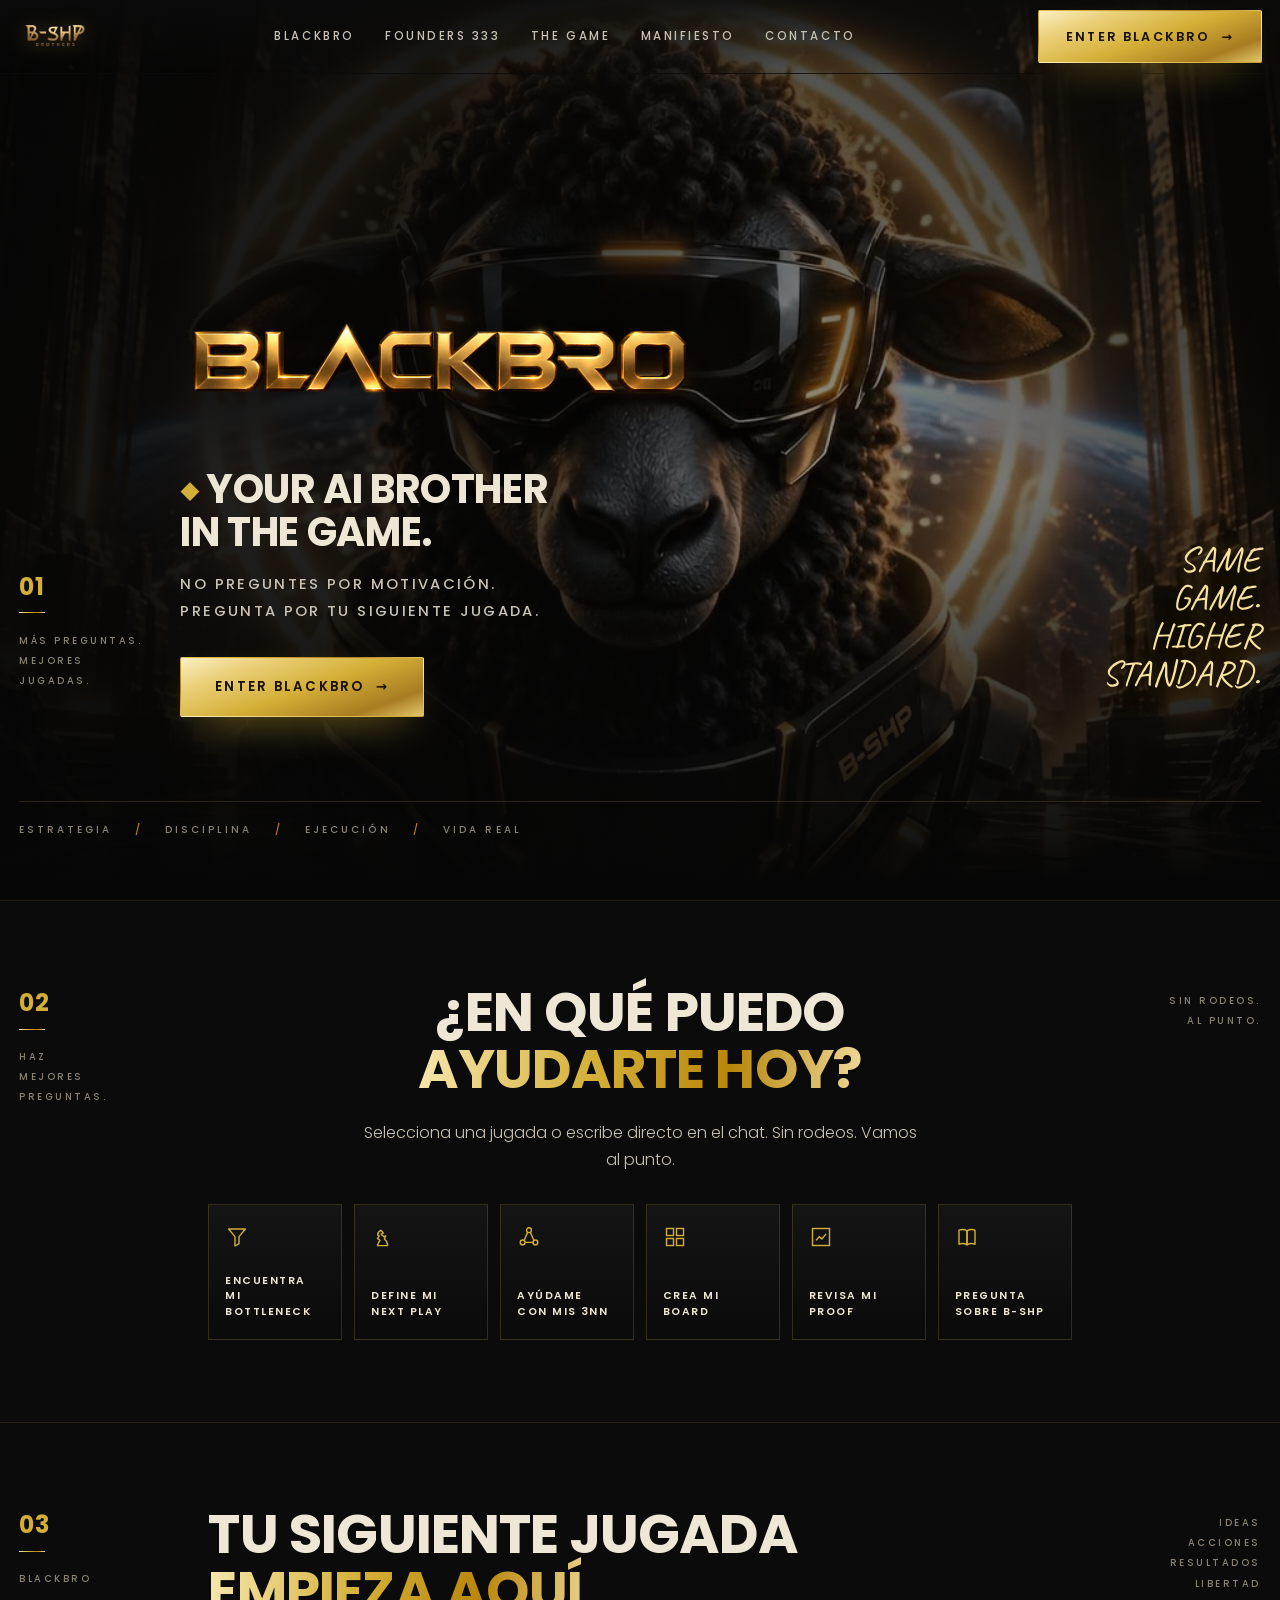
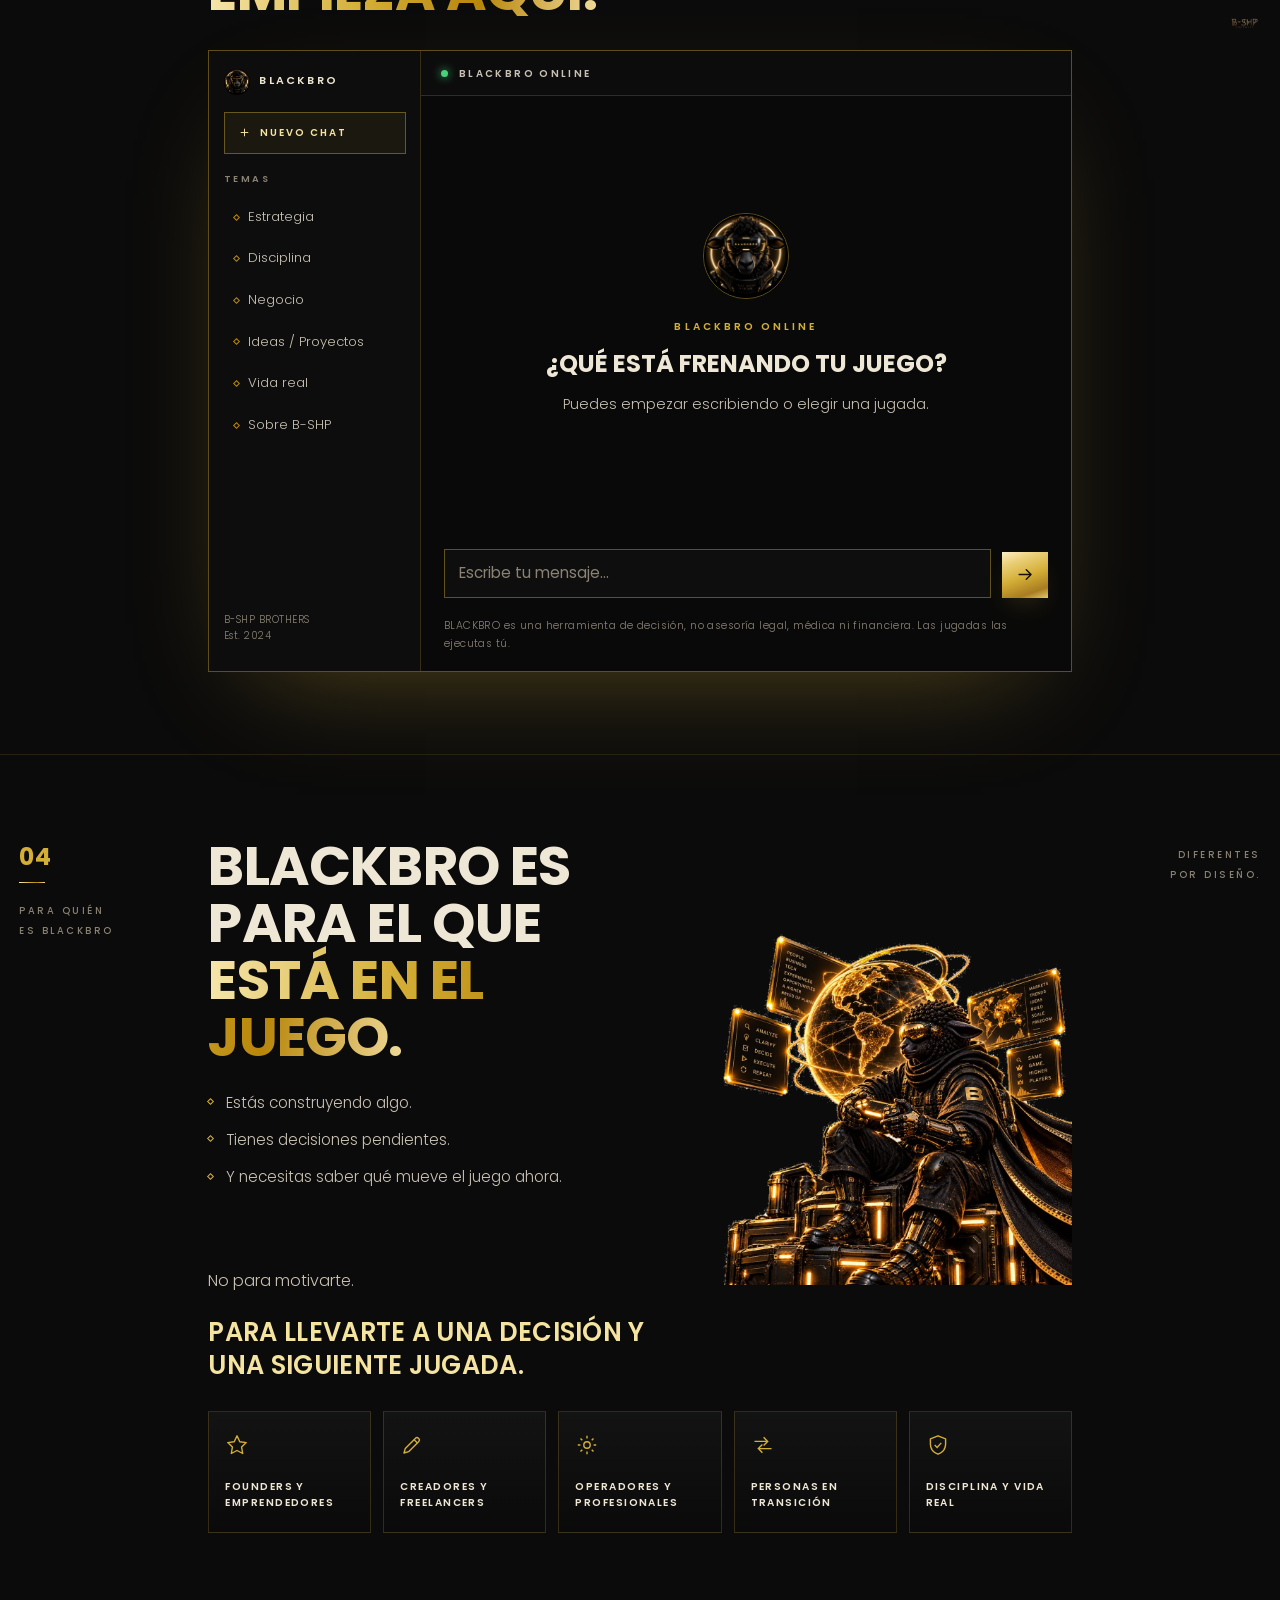
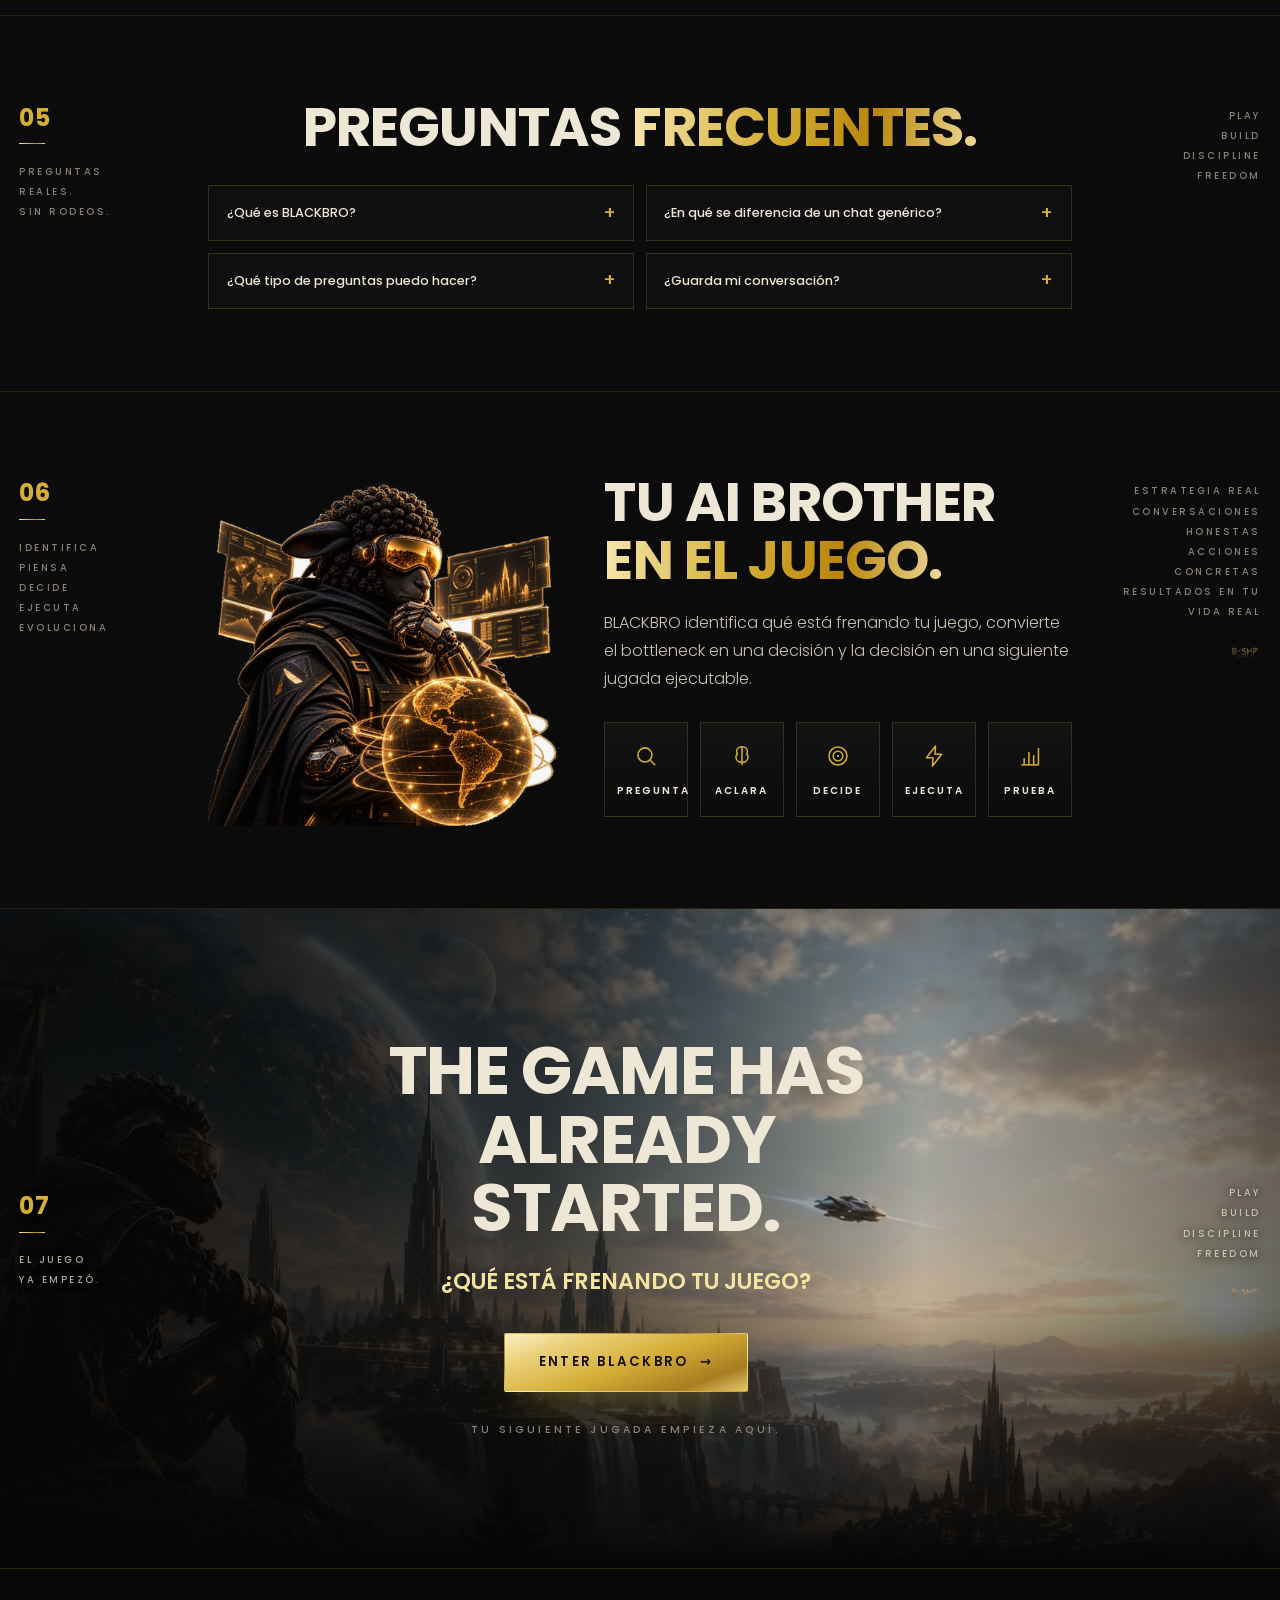
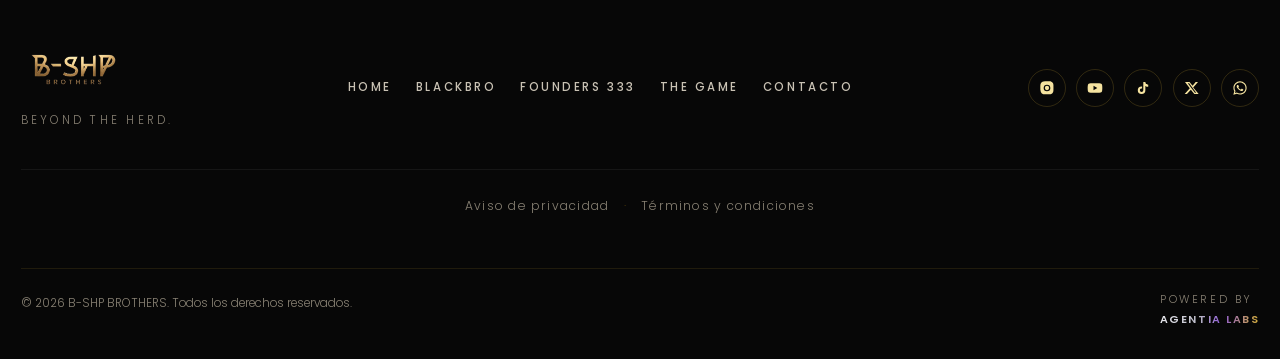
<file: web/blackbro/index.html>
<!DOCTYPE html>
<html lang="es-MX">
<head>
<meta charset="utf-8">
<meta name="viewport" content="width=device-width,initial-scale=1,viewport-fit=cover">
<title>BLACKBRO — Your AI Brother in the Game · B-SHP BROTHERS</title>
<meta name="description" content="BLACKBRO identifica qué está frenando tu juego, convierte el bottleneck en una decisión y la decisión en una siguiente jugada ejecutable.">
<meta name="theme-color" content="#0B0B0B">
<link rel="icon" href="../assets/img/blackbro/emblem-b.png">

<meta property="og:type" content="website">
<meta property="og:title" content="BLACKBRO — Your AI Brother in the Game">
<meta property="og:description" content="No pidas motivación. Pide tu siguiente jugada.">
<meta property="og:image" content="../assets/img/blackbro/hero-poster.jpg">
<meta property="og:locale" content="es_MX">

<link rel="preconnect" href="https://fonts.googleapis.com">
<link rel="preconnect" href="https://fonts.gstatic.com" crossorigin>
<link href="https://fonts.googleapis.com/css2?family=Caveat:wght@600;700&family=Cinzel:wght@400;600&family=Poppins:wght@300;400;500;600;700&display=swap" rel="stylesheet">
<link rel="stylesheet" href="../assets/css/home-v2.css">
<link rel="stylesheet" href="../assets/css/blackbro.css">
</head>
<body>

<!-- ============================== NAV ============================== -->
<header class="nav" id="nav">
  <div class="nav__in">
    <a class="nav__logo" href="../index.html" aria-label="B-SHP BROTHERS">
      <img src="../assets/img/logo-wordmark-v2.png" alt="B-SHP BROTHERS">
    </a>
    <nav class="nav__links" id="navLinks">
      <a href="#top">BlackBro</a>
      <a href="../founders333/index.html">Founders 333</a>
      <a href="../thegame/index.html">The Game</a>
      <a href="../index.html#manifiesto">Manifiesto</a>
      <a href="../legal/contacto.html">Contacto</a>
    </nav>
    <div class="nav__cta">
      <a class="btn btn--gold" href="#chat" data-bb-enter data-bb-cta="enter_blackbro" data-bb-loc="nav">Enter BlackBro <i>&rarr;</i></a>
    </div>
    <button class="nav__burger" id="burger" aria-label="Menú" aria-expanded="false">
      <span></span><span></span><span></span>
    </button>
  </div>
</header>

<!-- ============================== 01 · HERO ============================== -->
<section class="bbhero" id="top">
  <div class="bbhero__media">
    <video autoplay muted loop playsinline preload="metadata" poster="../assets/img/blackbro/hero-poster.jpg">
      <source src="../assets/video/blackbro/hero.mp4" type="video/mp4">
    </video>
  </div>

  <div class="bbhero__in">
    <div class="bb__rail bb__rail--l bbhero__rail" data-rv>
      <span class="bb__num">01</span>
      <p>Más preguntas.<br>Mejores jugadas.</p>
    </div>

    <div class="bbhero__copy">
      <img class="bbhero__wordmark" src="../assets/img/blackbro/wordmark.png" alt="BLACKBRO" data-rv>

      <h1 class="bbhero__claim" data-rv data-rv-d="1">
        <span class="rombo">&#9670;</span>Your AI brother<br>in the game.
      </h1>

      <p class="bbhero__sub" data-rv data-rv-d="2">
        No preguntes por motivación.<br>Pregunta por tu siguiente jugada.
      </p>

      <div data-rv data-rv-d="3">
        <a class="btn btn--gold btn--lg" href="#chat" data-bb-enter data-bb-cta="enter_blackbro" data-bb-loc="hero">Enter BlackBro <i>&rarr;</i></a>
      </div>
    </div>

    <p class="script bbhero__side" data-rv data-rv-d="4">Same game.<br>Higher standard.</p>

    <p class="bbhero__strip" data-rv data-rv-d="5">
      Estrategia <span>/</span> Disciplina <span>/</span> Ejecución <span>/</span> Vida real
    </p>
  </div>
</section>



<!-- ============================== 02 · LAS 6 JUGADAS · FROZEN ==============================
     Los seis textos son los del BUILD MASTER V1.1 (03) y están congelados:
     no se reescriben, no se traducen, no se reordenan.
     Comportamiento: tocar una jugada NO envía mensaje. Activa el chat y
     precarga la intención. El texto que se precarga vive en blackbro.js.
     ========================================================================== -->
<section class="bb" id="jugadas">
  <div class="bb__in">
    <div class="bb__rail bb__rail--l" data-rv>
      <span class="bb__num">02</span>
      <p>Haz<br>mejores<br>preguntas.</p>
    </div>

    <div class="bb__body bb__body--centro">
      <div class="stack" style="max-width:680px">
        <h2 class="h-lg" data-rv data-rv-d="1">¿En qué puedo <span class="oro">ayudarte hoy?</span></h2>
        <p class="lead" data-rv data-rv-d="2">
          Selecciona una jugada o escribe directo en el chat. Sin rodeos. Vamos al punto.
        </p>
      </div>

      <div class="bb-plays" data-rv data-rv-d="3">
        <button class="bb-play" type="button" data-bb-play="bottleneck">
          <svg viewBox="0 0 24 24" aria-hidden="true"><path d="M3.6 4h16.8l-6.4 7.6v7.1l-4 2.3v-9.4z" stroke-linejoin="round"/></svg>
          <b>ENCUENTRA MI BOTTLENECK</b>
        </button>
        <button class="bb-play" type="button" data-bb-play="next_play">
          <svg viewBox="0 0 24 24" aria-hidden="true"><path d="M8.4 20.6h8.2c0-3.4-1.1-5-3.2-6.6l1.3-3.1-2 .7-2.6-2.4 2.2-1.3-2.4-2.6c-1.9.9-3.3 2.6-3.3 4.6l1.7 1.2-1.9 2.3c1.2.9 2 1.4 2.6 2-1.1 1.1-2 2.4-2.6 5.2z" stroke-linejoin="round"/></svg>
          <b>DEFINE MI NEXT PLAY</b>
        </button>
        <button class="bb-play" type="button" data-bb-play="tres_nn">
          <svg viewBox="0 0 24 24" aria-hidden="true"><circle cx="12" cy="5.2" r="2.4"/><circle cx="5.6" cy="17.4" r="2.4"/><circle cx="18.4" cy="17.4" r="2.4"/><path d="M10.6 7.4l-3.4 7.8M13.4 7.4l3.4 7.8M8 17.4h8"/></svg>
          <b>AYÚDAME CON MIS 3NN</b>
        </button>
        <button class="bb-play" type="button" data-bb-play="board">
          <svg viewBox="0 0 24 24" aria-hidden="true"><rect x="3.5" y="3.5" width="7" height="7"/><rect x="13.5" y="3.5" width="7" height="7"/><rect x="3.5" y="13.5" width="7" height="7"/><rect x="13.5" y="13.5" width="7" height="7"/></svg>
          <b>CREA MI BOARD</b>
        </button>
        <button class="bb-play" type="button" data-bb-play="proof">
          <svg viewBox="0 0 24 24" aria-hidden="true"><rect x="3.5" y="3.5" width="17" height="17"/><path d="M7 15.4l3.3-3.7 2.6 2.2 4.1-5"/></svg>
          <b>REVISA MI PROOF</b>
        </button>
        <button class="bb-play" type="button" data-bb-play="sobre_bshp">
          <svg viewBox="0 0 24 24" aria-hidden="true"><path d="M4 5.2c2.8-1 5.3-1 8 .6v14c-2.7-1.6-5.2-1.6-8-.6z" stroke-linejoin="round"/><path d="M20 5.2c-2.8-1-5.3-1-8 .6v14c2.7-1.6 5.2-1.6 8-.6z" stroke-linejoin="round"/></svg>
          <b>PREGUNTA SOBRE B-SHP</b>
        </button>
      </div>
    </div>

    <div class="bb__rail bb__rail--r" data-rv data-rv-d="2">
      <p>Sin rodeos.<br>Al punto.</p>
    </div>
  </div>
</section>

<!-- ============================== 03 · EL PRODUCTO ============================== -->
<section class="bb bbchat" id="chat">
  <div class="bb__in">
    <div class="bb__rail bb__rail--l" data-rv>
      <span class="bb__num">03</span>
      <p>BlackBro</p>
    </div>

    <div class="bb__body">
      <div class="stack" data-rv>
        <h2 class="h-lg" data-rv data-rv-d="1">Tu siguiente jugada<br><span class="oro">empieza aquí.</span></h2>
      </div>

      <!-- ===== LA CAJA DEL CHAT ===== -->
      <div class="bbchat__caja" data-rv data-rv-d="2">
        <aside class="bbchat__side">
          <div class="bbchat__marca">
            <img src="../assets/img/blackbro/avatar-mini.png" alt="">
            <b>BLACKBRO</b>
          </div>

          <button class="bbchat__nuevo" type="button" id="bbNuevo">
            <svg viewBox="0 0 24 24" width="13" height="13" fill="none" stroke="currentColor" stroke-width="1.8" aria-hidden="true"><path d="M12 5v14M5 12h14"/></svg>
            Nuevo chat
          </button>

          <div class="bbchat__temas">
            <h4>Temas</h4>
            <button class="bbchat__tema" type="button" data-bb-tema="estrategia">Estrategia</button>
            <button class="bbchat__tema" type="button" data-bb-tema="disciplina">Disciplina</button>
            <button class="bbchat__tema" type="button" data-bb-tema="negocio">Negocio</button>
            <button class="bbchat__tema" type="button" data-bb-tema="ideas">Ideas / Proyectos</button>
            <button class="bbchat__tema" type="button" data-bb-tema="vida">Vida real</button>
            <button class="bbchat__tema" type="button" data-bb-tema="bshp">Sobre B-SHP</button>
          </div>

          <p class="bbchat__pie">B-SHP BROTHERS<br>Est. 2024</p>
        </aside>

        <div class="bbchat__main">
          <div class="bbchat__bar" id="bbBar" data-estado="online">
            <span class="bbchat__led"></span>
            <span id="bbEstado">BLACKBRO online</span>
          </div>

          <!-- ESTADO INITIAL · V1.1 · 04 -->
          <div class="bbchat__log" id="bbLog" role="log" aria-live="polite" aria-label="Conversación con BLACKBRO">
            <div class="bbchat__inicio" id="bbInicio">
              <img src="../assets/img/blackbro/avatar.png" alt="">
              <p class="bbchat__online">BLACKBRO ONLINE</p>
              <p class="bbchat__pregunta">¿QUÉ ESTÁ FRENANDO TU JUEGO?</p>
              <p class="bbchat__ayuda">Puedes empezar escribiendo o elegir una jugada.</p>
            </div>
          </div>

           <!--<div class="bbchat__chips" id="bbChips" aria-label="Jugadas rápidas">
            <button class="bbchip" type="button" data-bb-play="bottleneck">ENCUENTRA MI BOTTLENECK</button>
            <button class="bbchip" type="button" data-bb-play="next_play">DEFINE MI NEXT PLAY</button>
            <button class="bbchip" type="button" data-bb-play="tres_nn">AYÚDAME CON MIS 3NN</button>
            <button class="bbchip" type="button" data-bb-play="board">CREA MI BOARD</button>
            <button class="bbchip" type="button" data-bb-play="proof">REVISA MI PROOF</button>
            <button class="bbchip" type="button" data-bb-play="sobre_bshp">PREGUNTA SOBRE B-SHP</button>
          </div>-->

          <form class="bbchat__form" id="bbForm" autocomplete="off">
            <label class="bbchat__campo" for="bbInput">
              <span class="visually-hidden" style="position:absolute;width:1px;height:1px;overflow:hidden;clip:rect(0 0 0 0)">Escribe tu mensaje</span>
              <textarea id="bbInput" name="mensaje" rows="1" placeholder="Escribe tu mensaje…" maxlength="4000"></textarea>
            </label>
            <button class="bbchat__enviar" type="submit" id="bbEnviar" aria-label="Enviar">
              <svg viewBox="0 0 24 24" aria-hidden="true"><path d="M4 12h15M13 6l6 6-6 6" stroke-linecap="round" stroke-linejoin="round"/></svg>
            </button>
          </form>

          <p class="bbchat__legal">BLACKBRO es una herramienta de decisión, no asesoría legal, médica ni financiera. Las jugadas las ejecutas tú.</p>
        </div>
      </div>
    </div>

    <div class="bb__rail bb__rail--r" data-rv data-rv-d="2">
      <p>Ideas<br>Acciones<br>Resultados<br>Libertad</p>
      <span class="bb__mark"><img src="../assets/img/logo-wordmark-v2.png" alt=""></span>
    </div>
  </div>
</section>

<!-- ============================== 04 · PARA QUIÉN ES · V1.1 · 05 ============================== -->
<section class="bb" id="para-quien">
  <div class="bb__in">
    <div class="bb__rail bb__rail--l" data-rv>
      <span class="bb__num">04</span>
      <p>Para quién<br>es BlackBro</p>
    </div>

    <div class="bb__body">
      <div class="bb-split bb-split--inv">
        <div class="stack">
          <h2 class="h-lg" data-rv data-rv-d="1">BlackBro es para el que<br><span class="oro">está en el juego.</span></h2>

          <ul class="bb-listaseca" data-rv data-rv-d="2">
            <li>Estás construyendo algo.</li>
            <li>Tienes decisiones pendientes.</li>
            <li>Y necesitas saber qué mueve el juego ahora.</li>
          </ul>

          <p class="lead respira" data-rv data-rv-d="3">No para motivarte.</p>
          <p class="punch punch--oro" data-rv data-rv-d="4">Para llevarte a una decisión y una siguiente jugada.</p>
        </div>

        <div class="bb-split__media bb-split__media--recorte" data-rv data-rv-d="2">
          <img src="../assets/img/blackbro/player.webp" alt="BLACKBRO sentado sobre el tablero del juego" loading="lazy">
        </div>
      </div>

      <div class="bb-quien" data-rv data-rv-d="3">
        <article>
          <svg viewBox="0 0 24 24" aria-hidden="true"><path d="M12 2.8l2.8 5.9 6.4.9-4.6 4.5 1.1 6.4-5.7-3-5.7 3 1.1-6.4L2.8 9.6l6.4-.9z" stroke-linejoin="round"/></svg>
          <b>Founders y emprendedores</b>
        </article>
        <article>
          <svg viewBox="0 0 24 24" aria-hidden="true"><path d="M4 20l4.6-1.3 10-10a2.3 2.3 0 10-3.3-3.3l-10 10z" stroke-linejoin="round"/><path d="M14 6.6l3.4 3.4"/></svg>
          <b>Creadores y freelancers</b>
        </article>
        <article>
          <svg viewBox="0 0 24 24" aria-hidden="true"><circle cx="12" cy="12" r="3.2"/><path d="M12 2.8v2.6M12 18.6v2.6M21.2 12h-2.6M5.4 12H2.8M18.5 5.5l-1.8 1.8M7.3 16.7l-1.8 1.8M18.5 18.5l-1.8-1.8M7.3 7.3L5.5 5.5"/></svg>
          <b>Operadores y profesionales</b>
        </article>
        <article>
          <svg viewBox="0 0 24 24" aria-hidden="true"><path d="M3.5 8.4h13.2M12.6 4.2l4.1 4.2-4.1 4.2"/><path d="M20.5 15.6H7.3M11.4 11.4l-4.1 4.2 4.1 4.2"/></svg>
          <b>Personas en transición</b>
        </article>
        <article>
          <svg viewBox="0 0 24 24" aria-hidden="true"><path d="M12 2.8l7.6 3v5.5c0 4.3-3.1 8.1-7.6 9.9-4.5-1.8-7.6-5.6-7.6-9.9V5.8z" stroke-linejoin="round"/><path d="M8.7 12.1l2.4 2.4 4.2-4.6"/></svg>
          <b>Disciplina y vida real</b>
        </article>
      </div>
    </div>

    <div class="bb__rail bb__rail--r" data-rv data-rv-d="2">
      <p>Diferentes<br>por diseño.</p>
    </div>
  </div>
</section>

<!-- ============================== 05 · FAQ ==============================
     ⚠️ ACCESS RULE (V1.1 · 06): hasta que Fer defina si BLACKBRO V1 es
     público / acceso B-SHP / beta / gated, NO se publica ninguna respuesta
     sobre precio, membresía, disponibilidad o elegibilidad.
     Por eso las tres preguntas del mockup que tocan ese terreno
     —«¿Tiene un costo?», «¿Necesito ser parte de B-SHP?»,
     «¿En qué idioma está disponible?»— se quedan fuera, escritas aquí,
     listas para entrar con su respuesta aprobada:

     <details><summary>¿Tiene un costo?</summary><p>POR CONFIRMAR</p></details>
     <details><summary>¿Necesito ser parte de B-SHP?</summary><p>POR CONFIRMAR</p></details>
     <details><summary>¿En qué idioma está disponible?</summary><p>POR CONFIRMAR</p></details>
     ====================================================================== -->
<section class="bb" id="faq">
  <div class="bb__in">
    <div class="bb__rail bb__rail--l" data-rv>
      <span class="bb__num">05</span>
      <p>Preguntas<br>reales.<br>Sin rodeos.</p>
    </div>

    <div class="bb__body bb__body--centro">
      <h2 class="h-lg" data-rv data-rv-d="1">Preguntas <span class="oro">frecuentes.</span></h2>

      <div class="bb-faq" data-rv data-rv-d="2">
        <details>
          <summary>¿Qué es BLACKBRO?</summary>
          <p>Un AI brother dentro del mundo B-SHP. Identifica qué está frenando tu juego, convierte ese bottleneck en una decisión y la decisión en una siguiente jugada ejecutable.</p>
        </details>
        <details>
          <summary>¿En qué se diferencia de un chat genérico?</summary>
          <p>No responde para quedar bien. Responde para moverte: pregunta, aclara, decide, ejecuta y prueba, con el contexto del ecosistema B-SHP detrás.</p>
        </details>
        <details>
          <summary>¿Qué tipo de preguntas puedo hacer?</summary>
          <p>Las del juego real: qué te está frenando, qué decisión tienes pendiente, cómo ordenar lo que estás construyendo y cuál es la siguiente jugada.</p>
        </details>
        <details>
          <summary>¿Guarda mi conversación?</summary>
          <p>La conversación se mantiene mientras la pestaña esté abierta, para que BLACKBRO conserve el contexto. «Nuevo chat» la cierra y empieza de cero.</p>
        </details>
      </div>
    </div>

    <div class="bb__rail bb__rail--r" data-rv data-rv-d="2">
      <p>Play<br>Build<br>Discipline<br>Freedom</p>
    </div>
  </div>
</section>



<!-- ============================== 06 · QUÉ ES ============================== -->
<section class="bb" id="que-es">
  <div class="bb__in">
    <div class="bb__rail bb__rail--l" data-rv>
      <span class="bb__num">06</span>
      <p>Identifica<br>Piensa<br>Decide<br>Ejecuta<br>Evoluciona</p>
    </div>

    <div class="bb__body">
      <div class="bb-split">
        <div class="bb-split__media bb-split__media--recorte" data-rv>
          <img src="../assets/img/blackbro/strategist.webp" alt="BLACKBRO analizando el mapa del juego" loading="lazy">
        </div>

        <div class="stack">
          <h2 class="h-lg" data-rv data-rv-d="1">Tu AI brother<br><span class="oro">en el juego.</span></h2>
          <p class="lead" data-rv data-rv-d="2">
            BLACKBRO identifica qué está frenando tu juego, convierte el bottleneck
            en una decisión y la decisión en una siguiente jugada ejecutable.
          </p>

          <div class="bb-pasos" data-rv data-rv-d="3">
            <div class="bb-paso">
              <svg viewBox="0 0 24 24" aria-hidden="true"><circle cx="11" cy="11" r="6.5"/><path d="M16 16l4.5 4.5"/></svg>
              <b>Pregunta</b>
            </div>
            <div class="bb-paso">
              <svg viewBox="0 0 24 24" aria-hidden="true"><path d="M12 3.5c-3 0-5 1.9-5 4.3 0 .9.3 1.6.8 2.3-.9.8-1.4 1.9-1.4 3.1 0 2.6 2.2 4.6 5 4.6h.6V3.5z"/><path d="M12 3.5c3 0 5 1.9 5 4.3 0 .9-.3 1.6-.8 2.3.9.8 1.4 1.9 1.4 3.1 0 2.6-2.2 4.6-5 4.6H12"/><path d="M12 17.8v2.7"/></svg>
              <b>Aclara</b>
            </div>
            <div class="bb-paso">
              <svg viewBox="0 0 24 24" aria-hidden="true"><circle cx="12" cy="12" r="8.3"/><circle cx="12" cy="12" r="4.4"/><circle cx="12" cy="12" r=".9" fill="currentColor" stroke="none"/></svg>
              <b>Decide</b>
            </div>
            <div class="bb-paso">
              <svg viewBox="0 0 24 24" aria-hidden="true"><path d="M13.4 2.8L5 13.6h6.1L10.6 21.2 19 10.4h-6.1z" stroke-linejoin="round"/></svg>
              <b>Ejecuta</b>
            </div>
            <div class="bb-paso">
              <svg viewBox="0 0 24 24" aria-hidden="true"><path d="M4 20.2h16"/><path d="M6.6 20.2v-6.4M11 20.2V8.4M15.4 20.2v-9M19.8 20.2V4.6"/></svg>
              <b>Prueba</b>
            </div>
          </div>
        </div>
      </div>
    </div>

    <div class="bb__rail bb__rail--r" data-rv data-rv-d="2">
      <p>Estrategia real<br>Conversaciones honestas<br>Acciones concretas<br>Resultados en tu vida real</p>
      <span class="bb__mark"><img src="../assets/img/logo-wordmark-v2.png" alt=""></span>
    </div>
  </div>
</section>

<!-- ============================== 07 · CIERRE ============================== -->
<section class="bbfinal" id="cierre">
  <div class="bbfinal__media">
    <video autoplay muted loop playsinline preload="none" poster="../assets/img/blackbro/final-poster.jpg" data-lazy="../assets/video/blackbro/final.mp4"></video>
  </div>

  <div class="bbfinal__in">
    <div class="bb__rail bb__rail--l" data-rv>
      <span class="bb__num">07</span>
      <p>El juego<br>ya empezó.</p>
    </div>

    <div class="bbfinal__copy">
      <h2 class="bbfinal__h" data-rv data-rv-d="1">The game has already started.</h2>
      <p class="bbfinal__q" data-rv data-rv-d="2">¿Qué está frenando tu juego?</p>
      <div data-rv data-rv-d="3">
        <a class="btn btn--gold btn--lg" href="#chat" data-bb-enter data-bb-cta="enter_blackbro" data-bb-loc="cierre">Enter BlackBro <i>&rarr;</i></a>
      </div>
      <p class="bbfinal__firma" data-rv data-rv-d="4">Tu siguiente jugada empieza aquí.</p>
    </div>

    <div class="bb__rail bb__rail--r" data-rv data-rv-d="2">
      <p>Play<br>Build<br>Discipline<br>Freedom</p>
      <span class="bb__mark"><img src="../assets/img/logo-wordmark-v2.png" alt=""></span>
    </div>
  </div>
</section>

<!-- ============================== FOOTER ============================== -->
<footer class="foot">
  <div class="wrap">
    <div class="foot__top">
      <div>
        <img class="foot__logo" src="../assets/img/logo-wordmark-v2.png" alt="B-SHP BROTHERS">
        <p class="foot__tag">Beyond the herd.</p>
      </div>
      <nav class="foot__links">
        <a href="../index.html">Home</a>
        <a href="#top">BlackBro</a>
        <a href="../founders333/index.html">Founders 333</a>
        <a href="../thegame/index.html">The Game</a>
        <a href="../legal/contacto.html">Contacto</a>
      </nav>
      <div class="social">
        <a href="https://www.instagram.com/bshp.bros?igsi=MWVrZGQ1bGd3djQ1eg==" target="_blank" rel="noopener" aria-label="Instagram"><svg viewBox="0 0 24 24"><path d="M12 2c2.7 0 3.1 0 4.1.06 1 .05 1.7.2 2.3.44a4.6 4.6 0 011.7 1.1 4.6 4.6 0 011.1 1.7c.24.6.4 1.3.44 2.3.05 1 .06 1.4.06 4.1s0 3.1-.06 4.1c-.05 1-.2 1.7-.44 2.3a4.9 4.9 0 01-2.8 2.8c-.6.24-1.3.4-2.3.44-1 .05-1.4.06-4.1.06s-3.1 0-4.1-.06c-1-.05-1.7-.2-2.3-.44a4.9 4.9 0 01-2.8-2.8c-.24-.6-.4-1.3-.44-2.3C2.01 15.1 2 14.7 2 12s0-3.1.06-4.1c.05-1 .2-1.7.44-2.3a4.9 4.9 0 012.8-2.8c.6-.24 1.3-.4 2.3-.44C8.9 2.01 9.3 2 12 2zm0 5a5 5 0 100 10 5 5 0 000-10zm0 8.2a3.2 3.2 0 110-6.4 3.2 3.2 0 010 6.4zM17.8 6.9a1.17 1.17 0 11-2.34 0 1.17 1.17 0 012.34 0z"/></svg></a>
        <a href="https://youtube.com/@bshp.brothers?si=FQZBddZGLAGH24N5" target="_blank" rel="noopener" aria-label="YouTube"><svg viewBox="0 0 24 24"><path d="M23 12s0-3.4-.43-5.03a2.6 2.6 0 00-1.83-1.84C19.1 4.7 12 4.7 12 4.7s-7.1 0-8.74.43A2.6 2.6 0 001.43 6.97C1 8.6 1 12 1 12s0 3.4.43 5.03a2.6 2.6 0 001.83 1.84c1.64.43 8.74.43 8.74.43s7.1 0 8.74-.43a2.6 2.6 0 001.83-1.84C23 15.4 23 12 23 12zM9.75 15.4V8.6L15.5 12l-5.75 3.4z"/></svg></a>
        <a href="https://www.tiktok.com/@bshp.bros?_r=1&amp;_t=ZS-99T7035ZO1I" target="_blank" rel="noopener" aria-label="TikTok"><svg viewBox="0 0 24 24"><path d="M16.6 5.82A4.28 4.28 0 0115.54 3h-3.09v12.4a2.59 2.59 0 01-2.59 2.5 2.59 2.59 0 01-2.59-2.59 2.59 2.59 0 013.39-2.46V9.7a5.68 5.68 0 00-.8-.06 5.68 5.68 0 105.68 5.68V8.9a7.35 7.35 0 004.29 1.37V7.18a4.28 4.28 0 01-2.23-1.36z"/></svg></a>
        <a href="https://x.com/bshpbrothers" target="_blank" rel="noopener" aria-label="X"><svg viewBox="0 0 24 24"><path d="M17.53 3H21l-7.19 8.21L22 21h-6.56l-5.13-6.3L4.4 21H1l7.69-8.79L1.5 3h6.72l4.64 5.77L17.53 3zm-1.15 16h1.92L7.72 4.94H5.66L16.38 19z"/></svg></a>
        <a href="https://wa.me/5215574802651" target="_blank" rel="noopener" aria-label="WhatsApp"><svg viewBox="0 0 24 24"><path d="M12.04 2C6.58 2 2.13 6.45 2.13 11.91c0 1.75.46 3.45 1.32 4.95L2 22l5.25-1.38a9.9 9.9 0 004.79 1.22h.01c5.46 0 9.91-4.45 9.91-9.91 0-2.65-1.03-5.14-2.9-7.01A9.82 9.82 0 0012.04 2zm0 18.15h-.01a8.2 8.2 0 01-4.19-1.15l-.3-.18-3.12.82.83-3.04-.2-.31a8.16 8.16 0 01-1.25-4.38c0-4.54 3.7-8.24 8.25-8.24 2.2 0 4.27.86 5.83 2.42a8.19 8.19 0 012.41 5.83c0 4.54-3.7 8.23-8.25 8.23zm4.52-6.16c-.25-.13-1.47-.72-1.69-.8-.23-.09-.39-.13-.56.12-.16.25-.64.8-.79.97-.14.16-.29.18-.54.06-.25-.13-1.05-.39-1.99-1.23-.74-.66-1.24-1.47-1.38-1.72-.15-.25-.02-.38.11-.51.11-.11.25-.29.37-.43.13-.15.17-.25.25-.41.09-.17.04-.31-.02-.43-.06-.13-.56-1.35-.77-1.85-.2-.48-.41-.42-.56-.43h-.48c-.16 0-.43.06-.65.31-.23.25-.85.83-.85 2.02s.87 2.35.99 2.51c.12.17 1.71 2.61 4.14 3.66.58.25 1.03.4 1.38.51.58.19 1.11.16 1.53.1.47-.07 1.47-.6 1.67-1.18.21-.58.21-1.07.15-1.18-.06-.11-.23-.17-.48-.29z"/></svg></a>
      </div>
    </div>

    <div class="foot__legal">
      <a href="../legal/privacidad.html">Aviso de privacidad</a>
      <span>·</span>
      <a href="../legal/terminos.html">Términos y condiciones</a>
    </div>

    <div class="foot__bar">
      <span>© 2026 B-SHP BROTHERS. Todos los derechos reservados.</span>
      <span class="foot__by">Powered by<b>AGENTIA LABS</b></span>
    </div>
  </div>
</footer>

<!-- barra fija de móvil: el producto siempre a un toque -->
<div class="bbmovil" id="bbMovil">
  <a class="btn btn--gold" href="#chat" data-bb-enter data-bb-cta="enter_blackbro" data-bb-loc="barra_movil">Enter BlackBro <i>&rarr;</i></a>
</div>

<script src="../assets/js/home-v2.js"></script>
<script src="../assets/js/blackbro.js"></script>
</body>
</html>
</file>
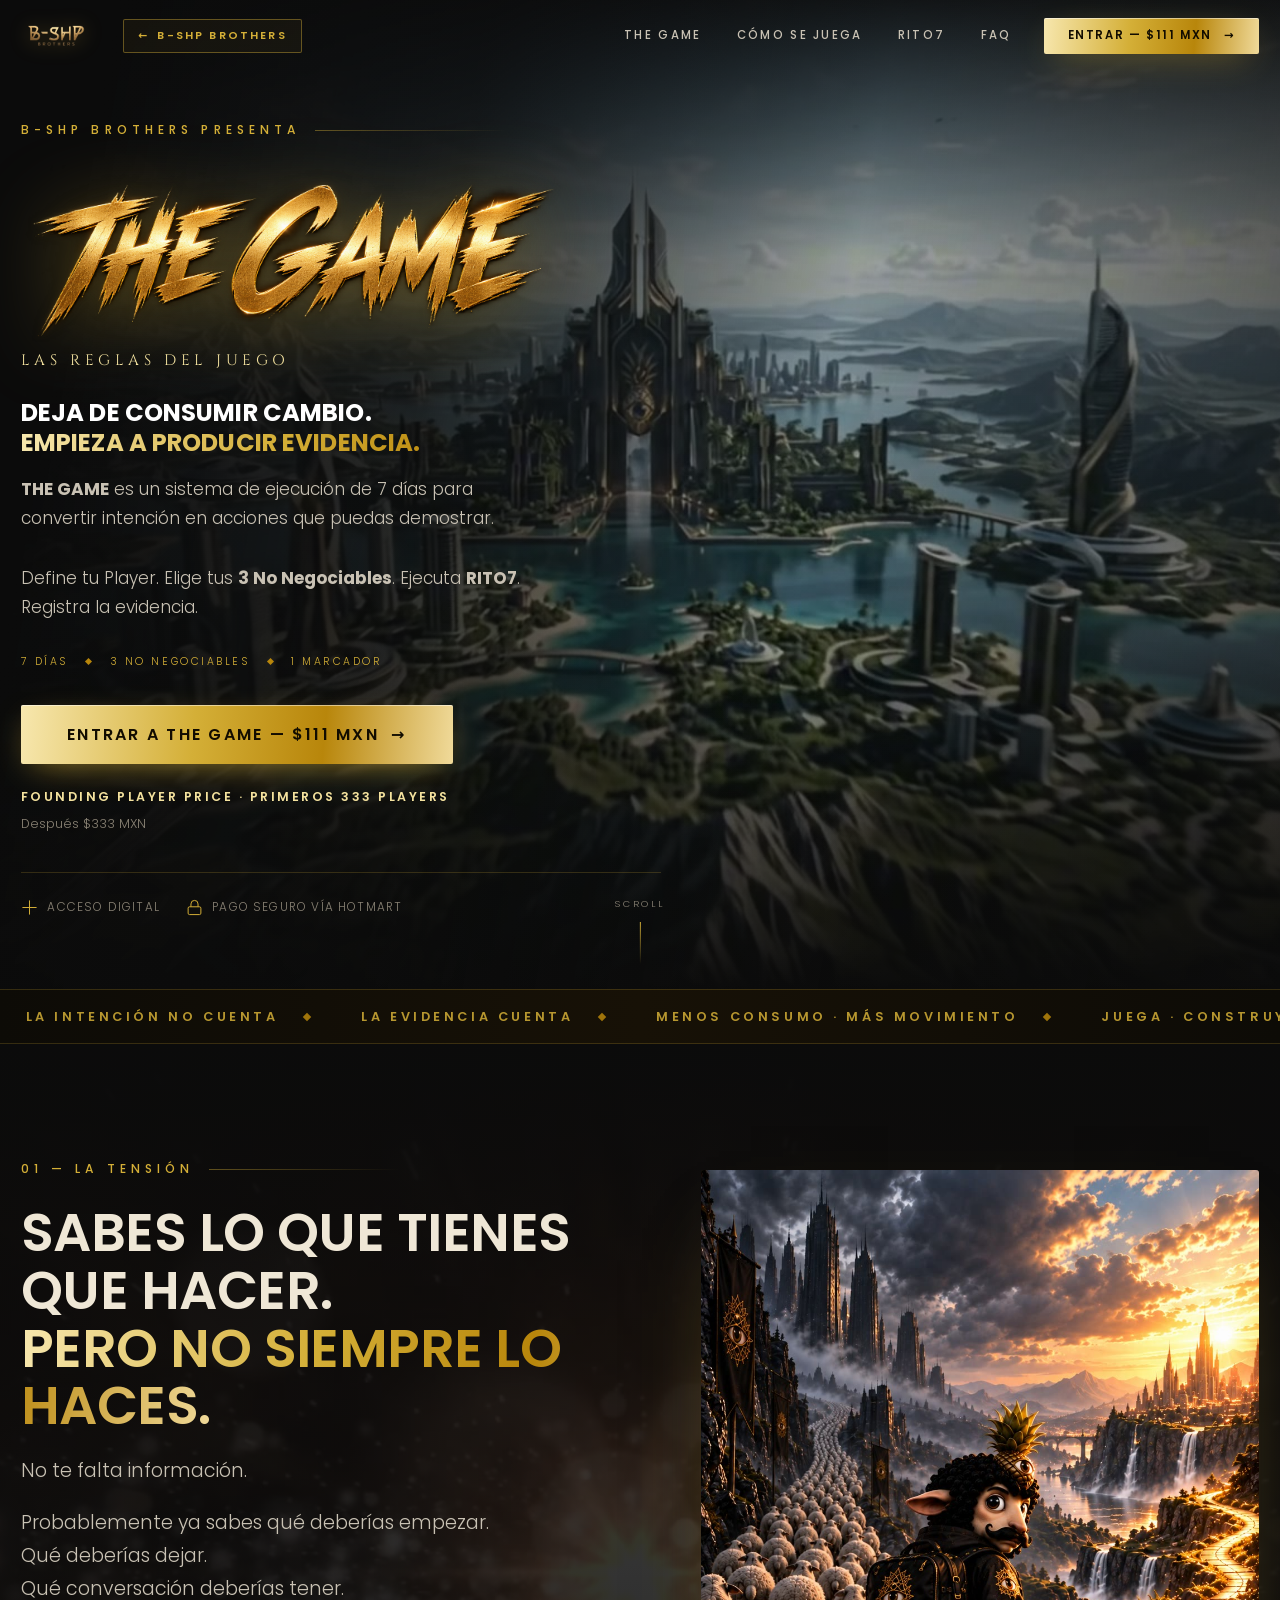
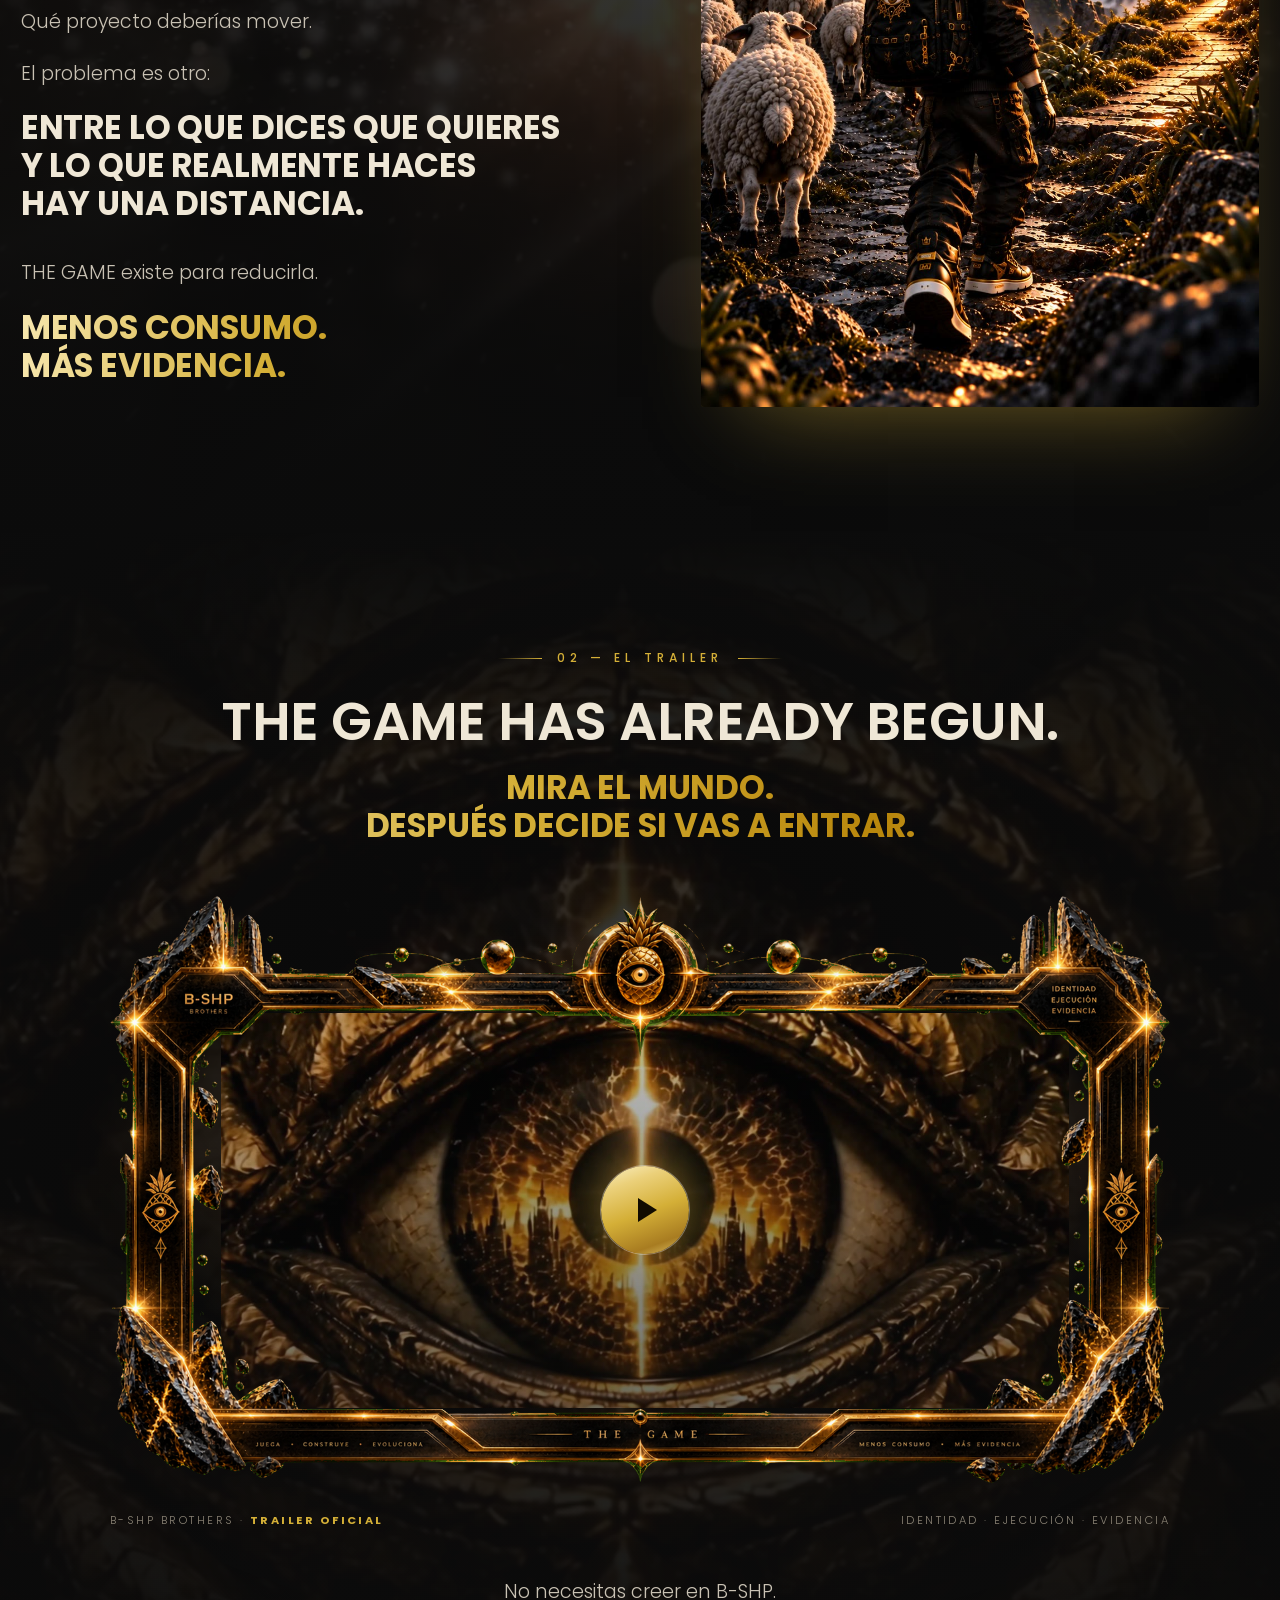
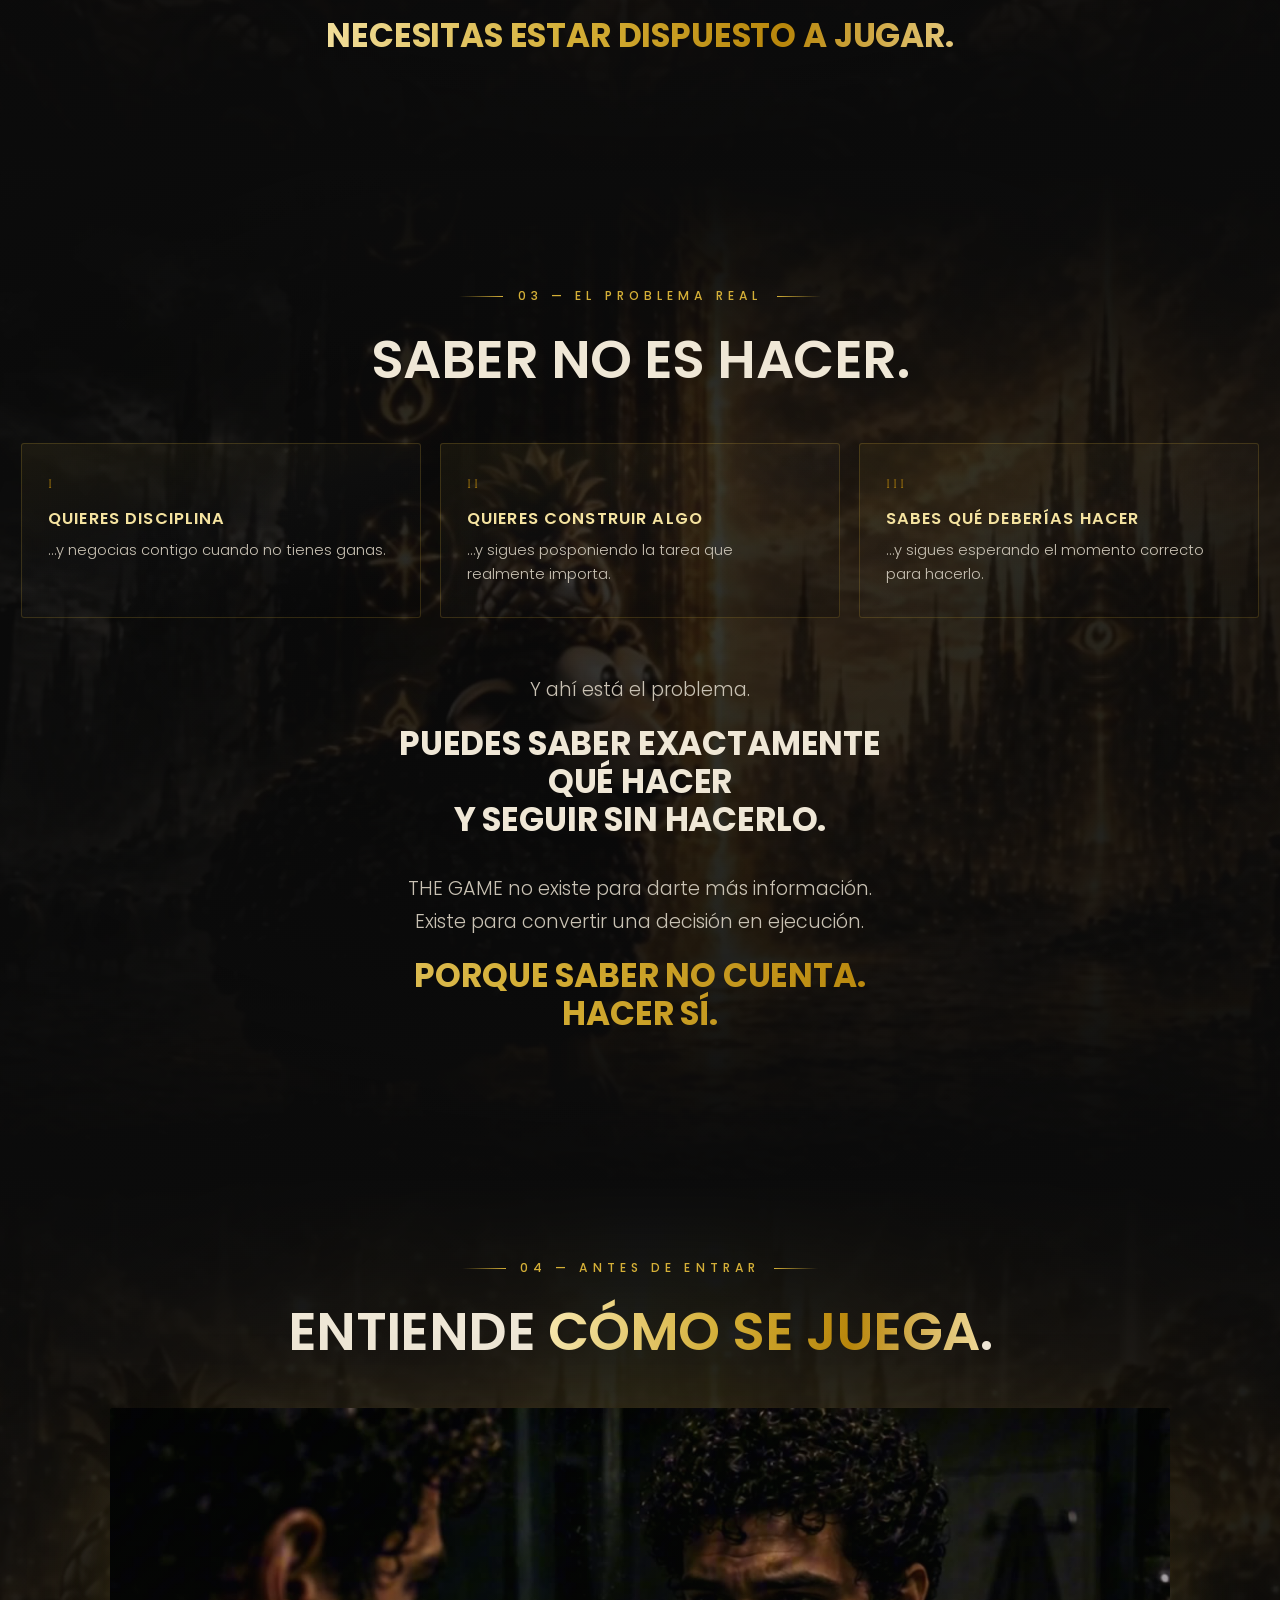
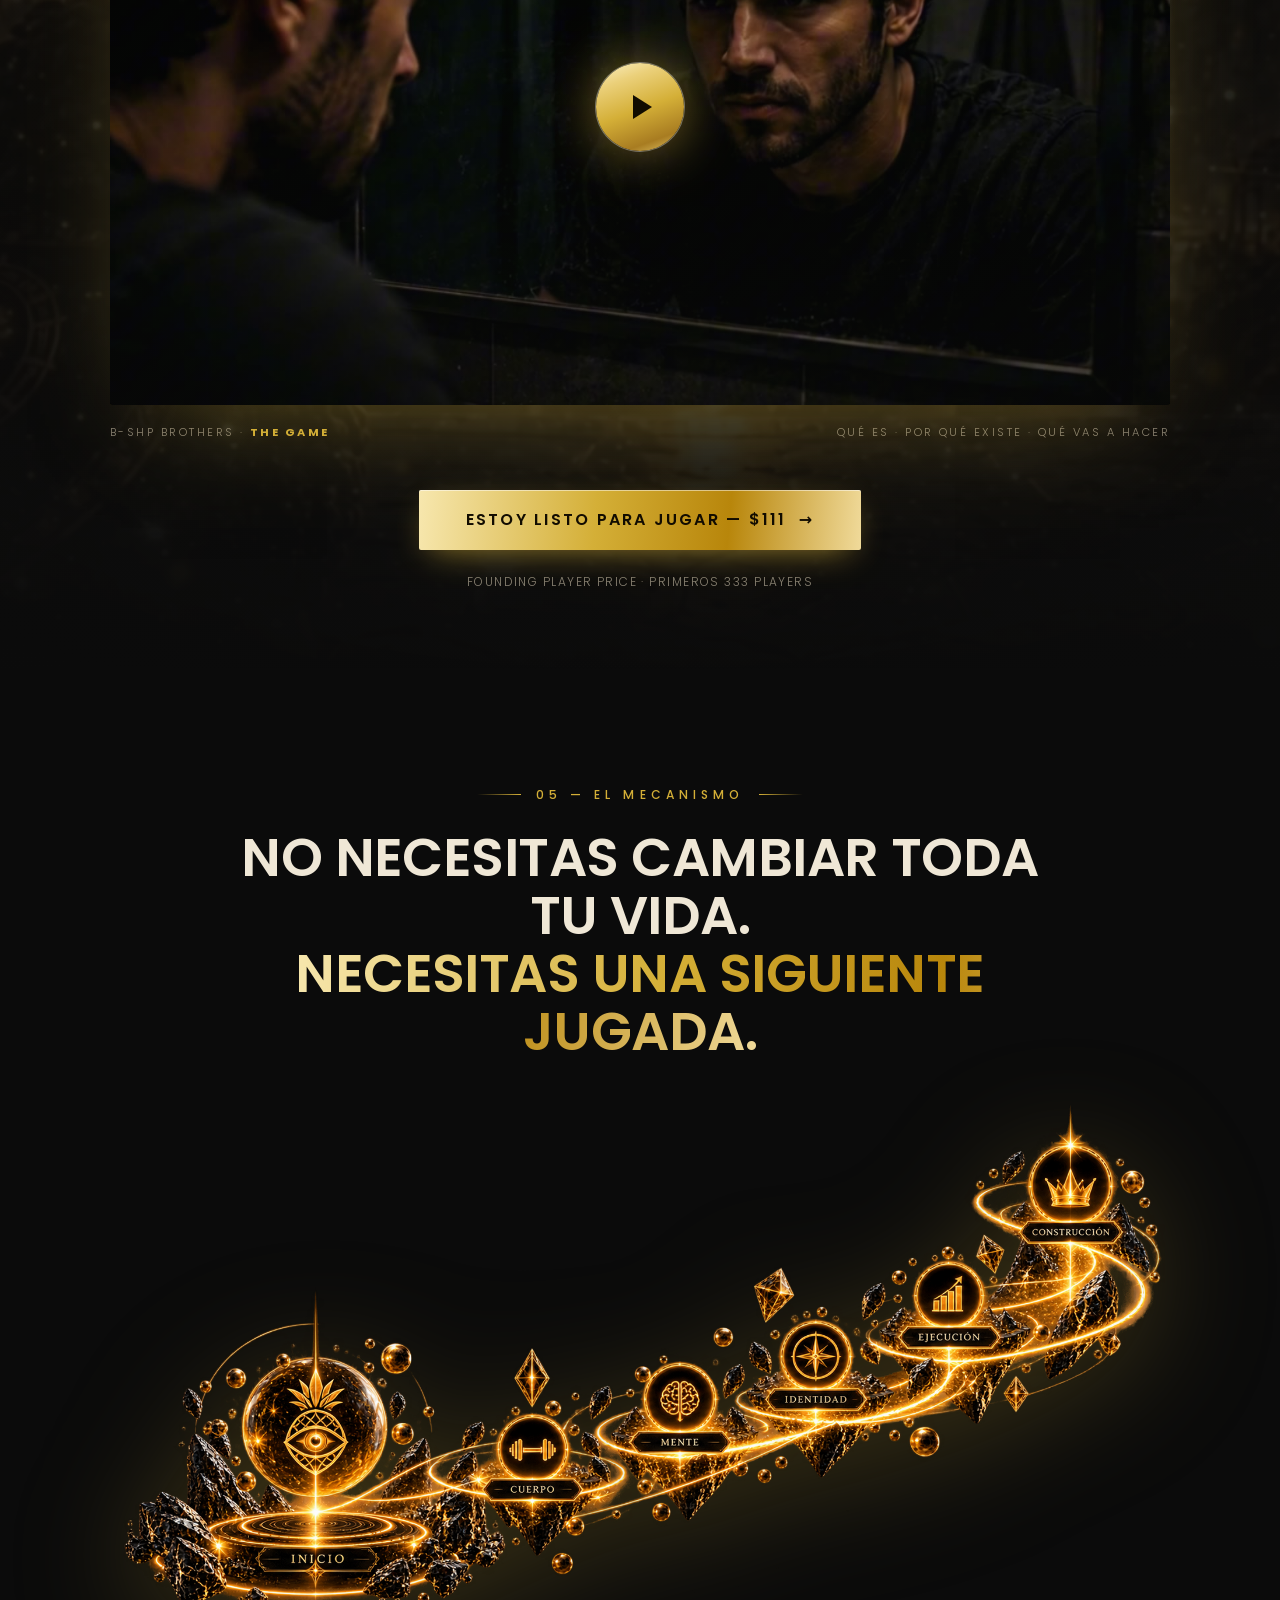
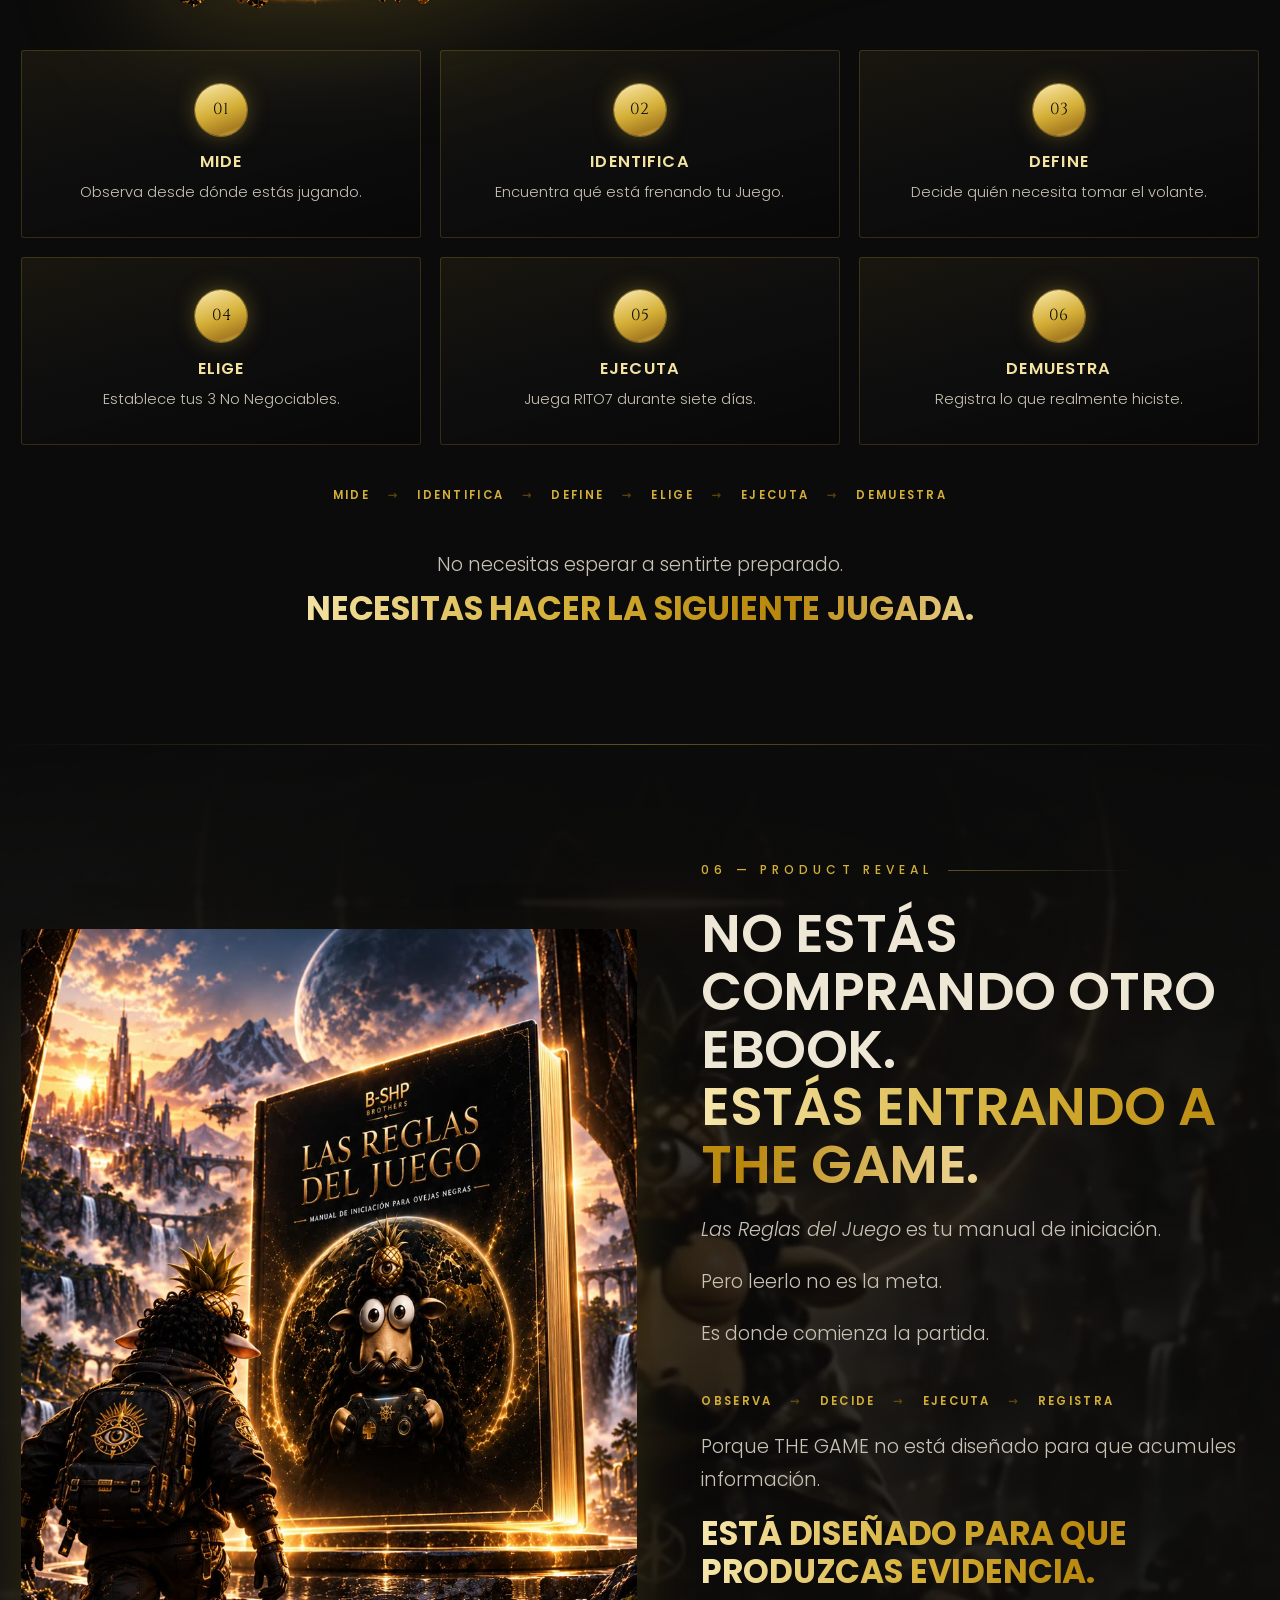
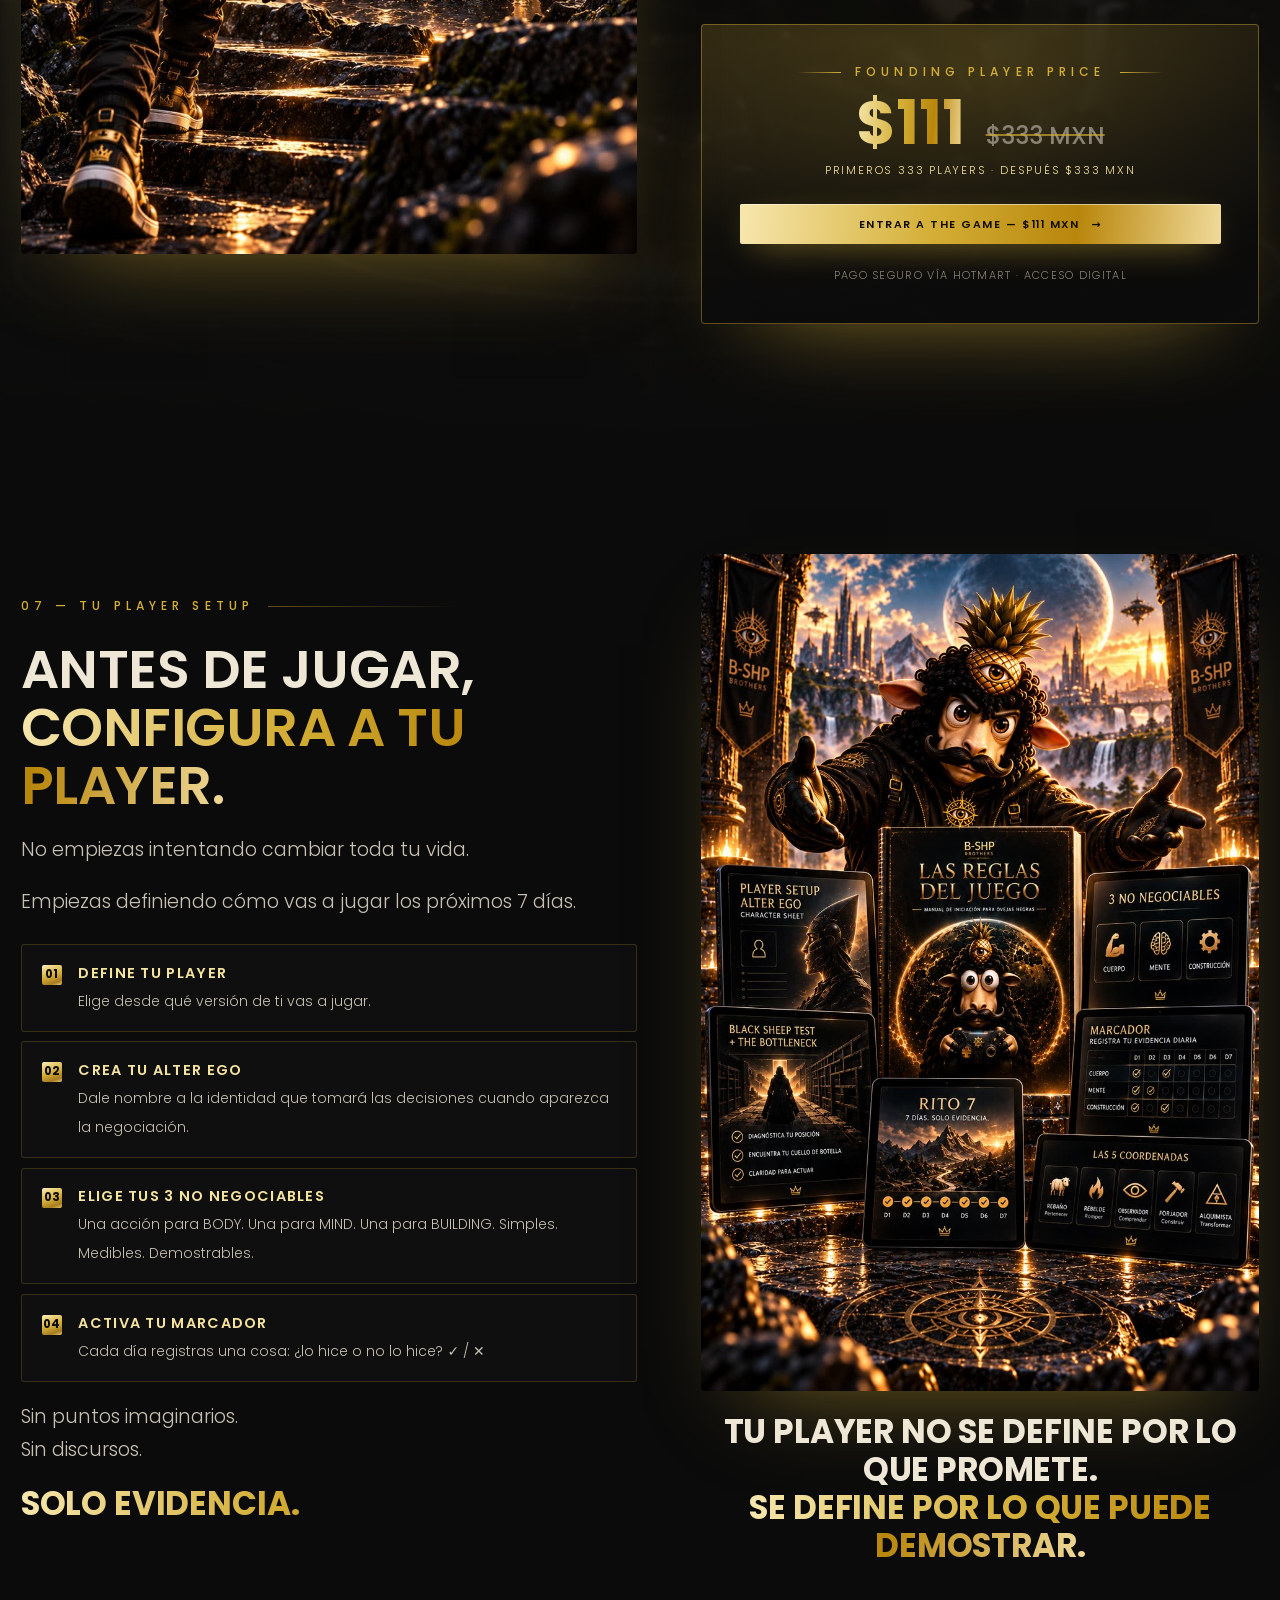
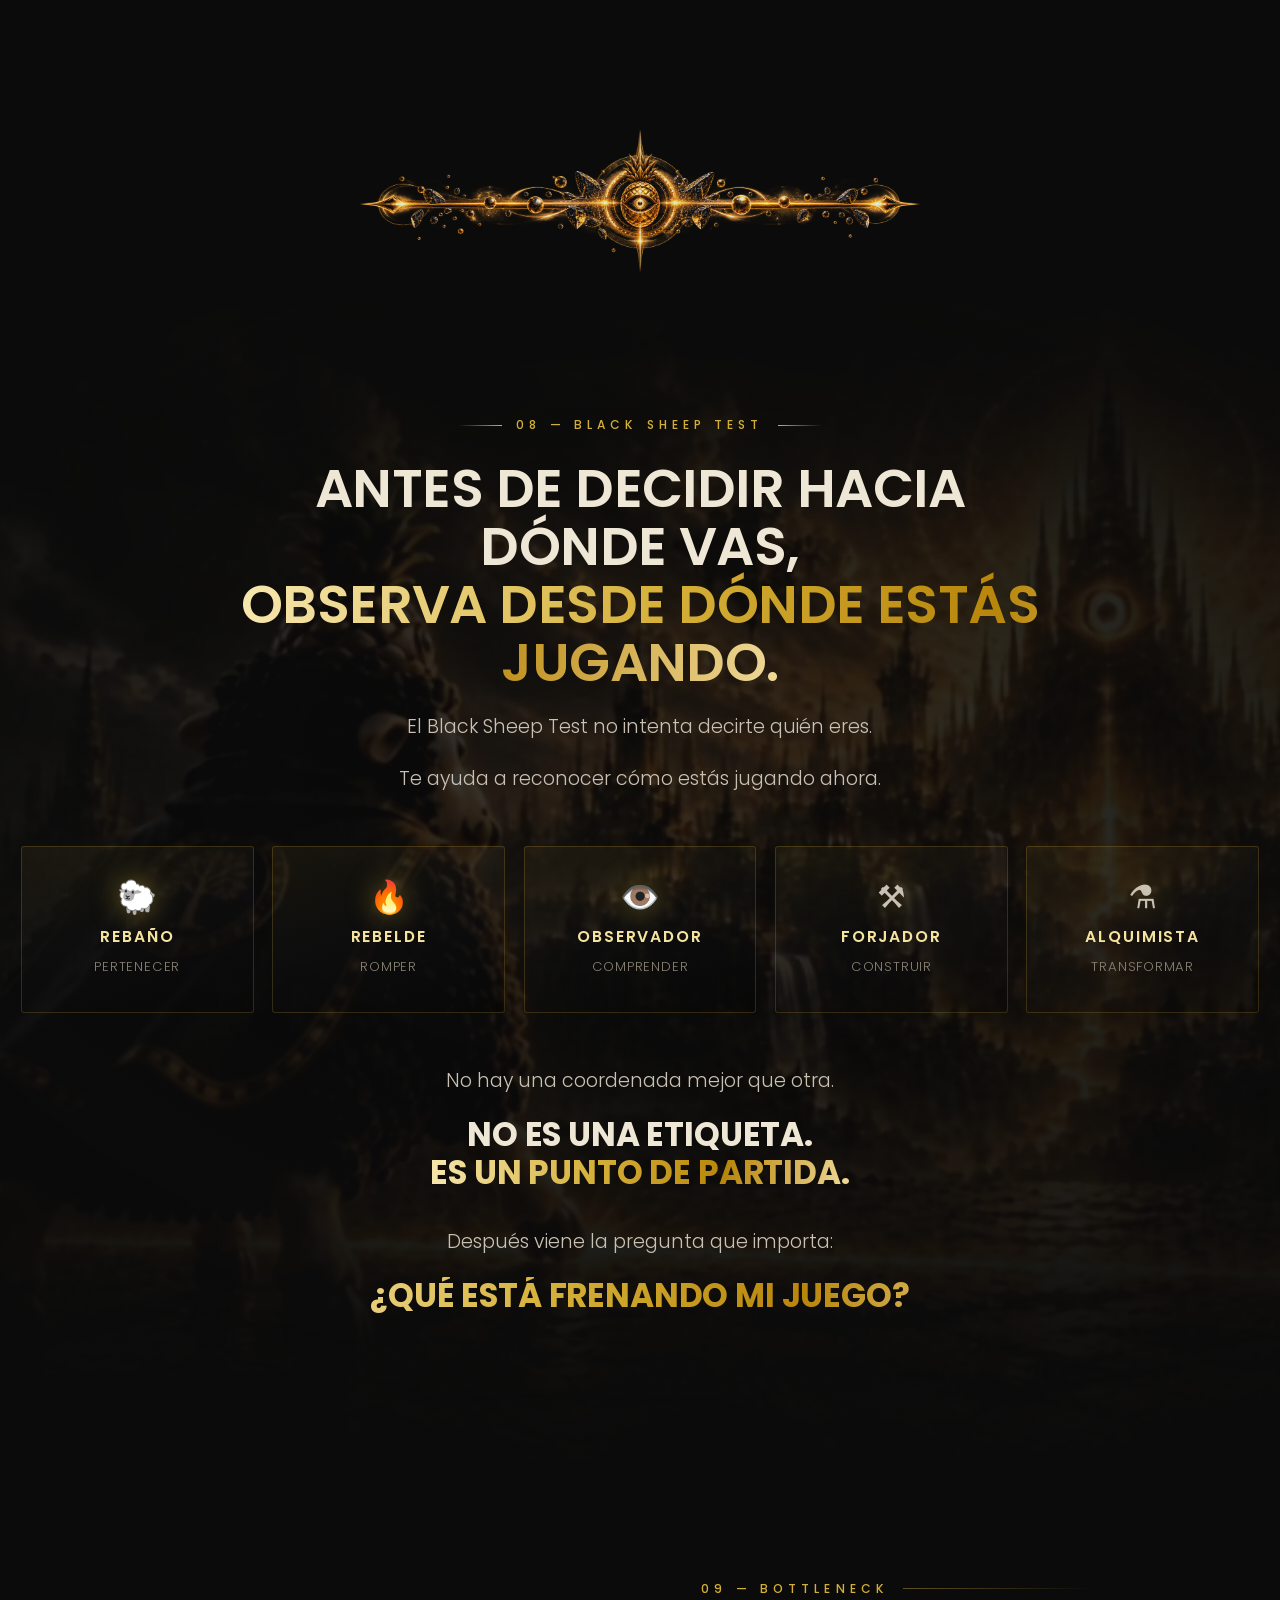
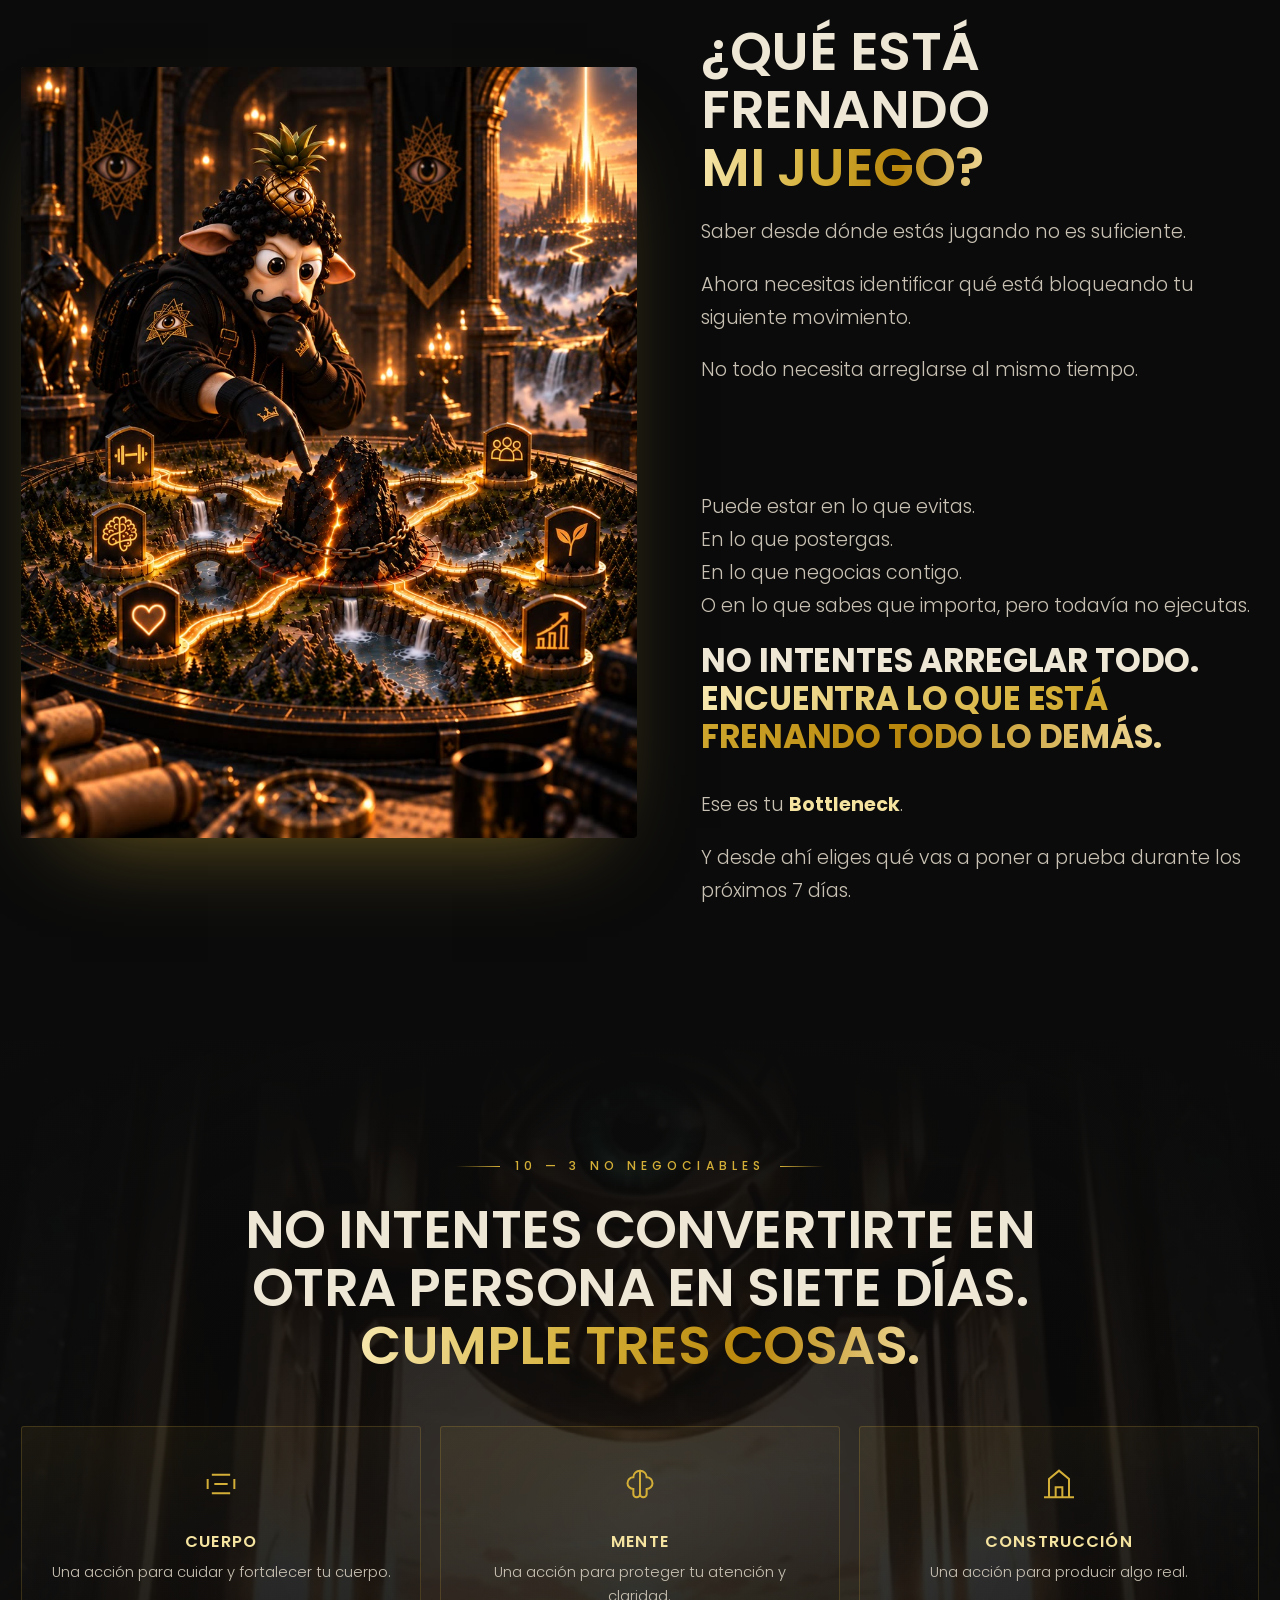
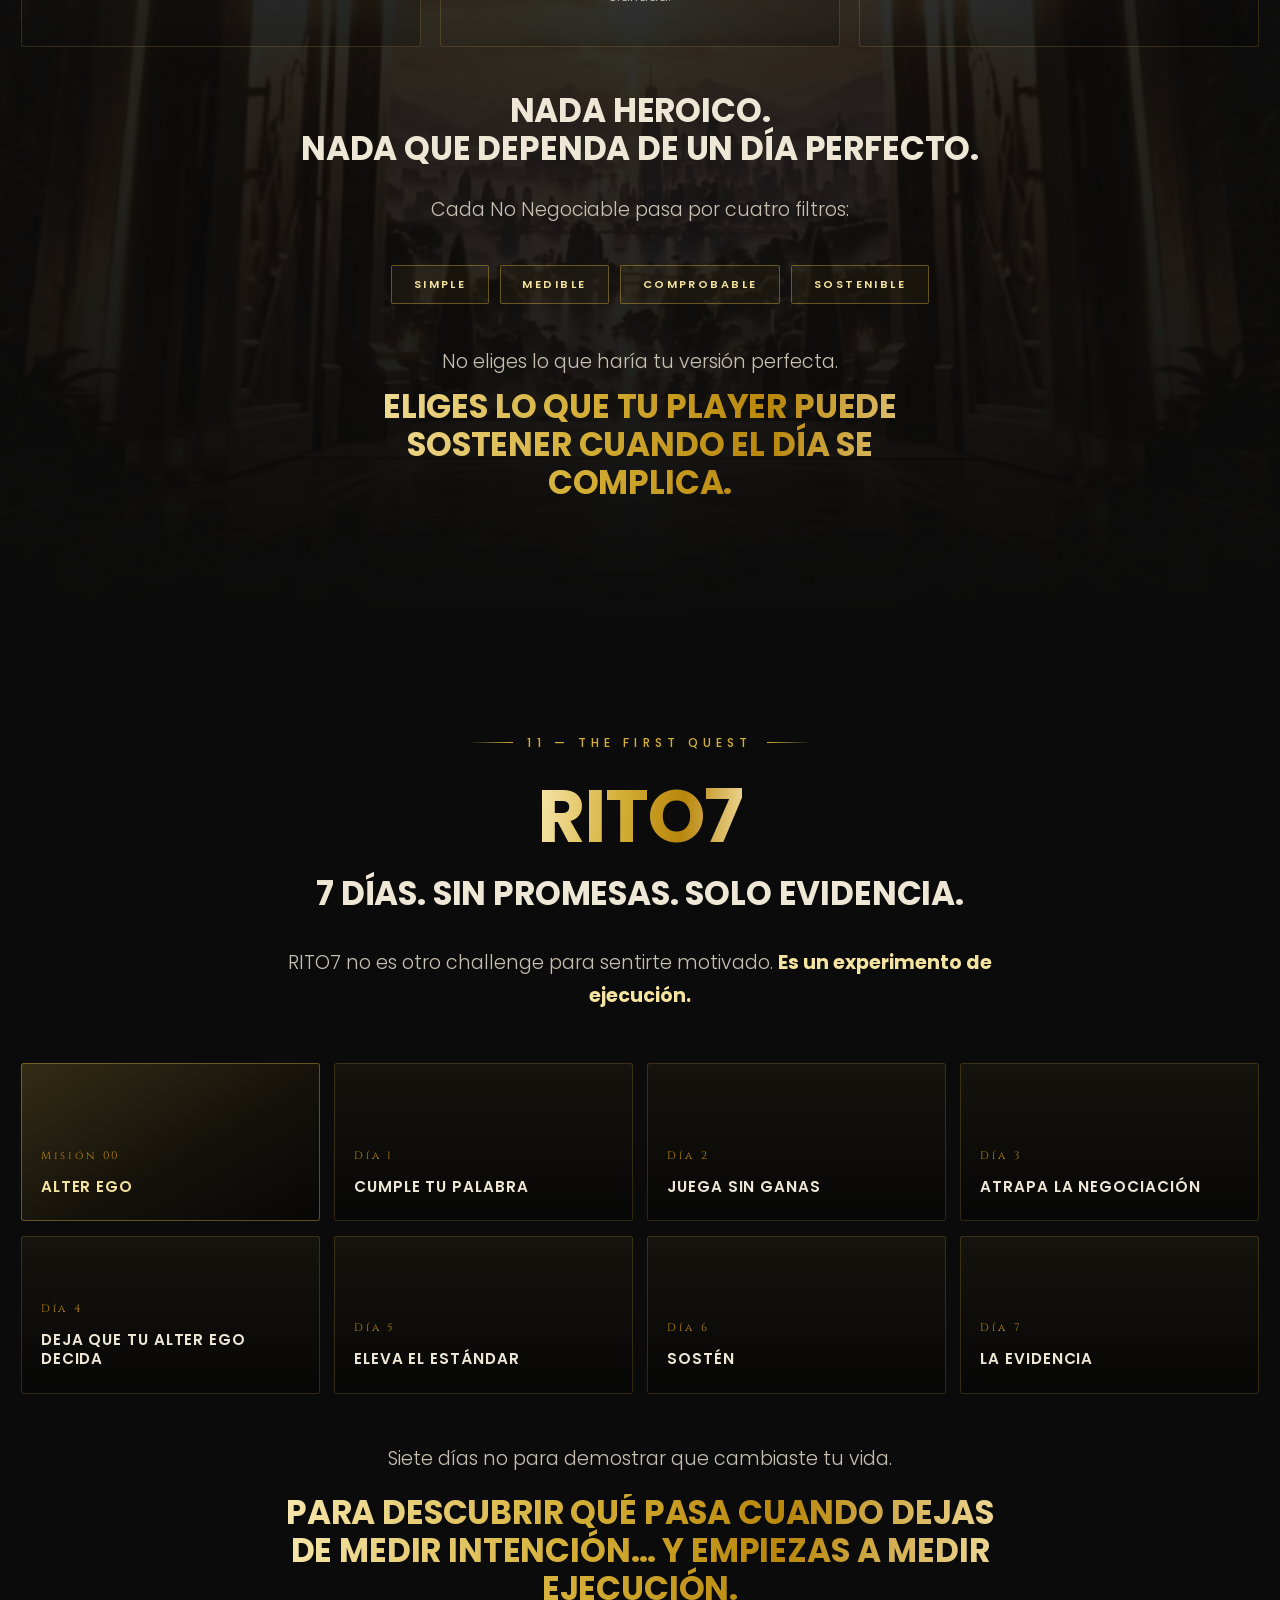
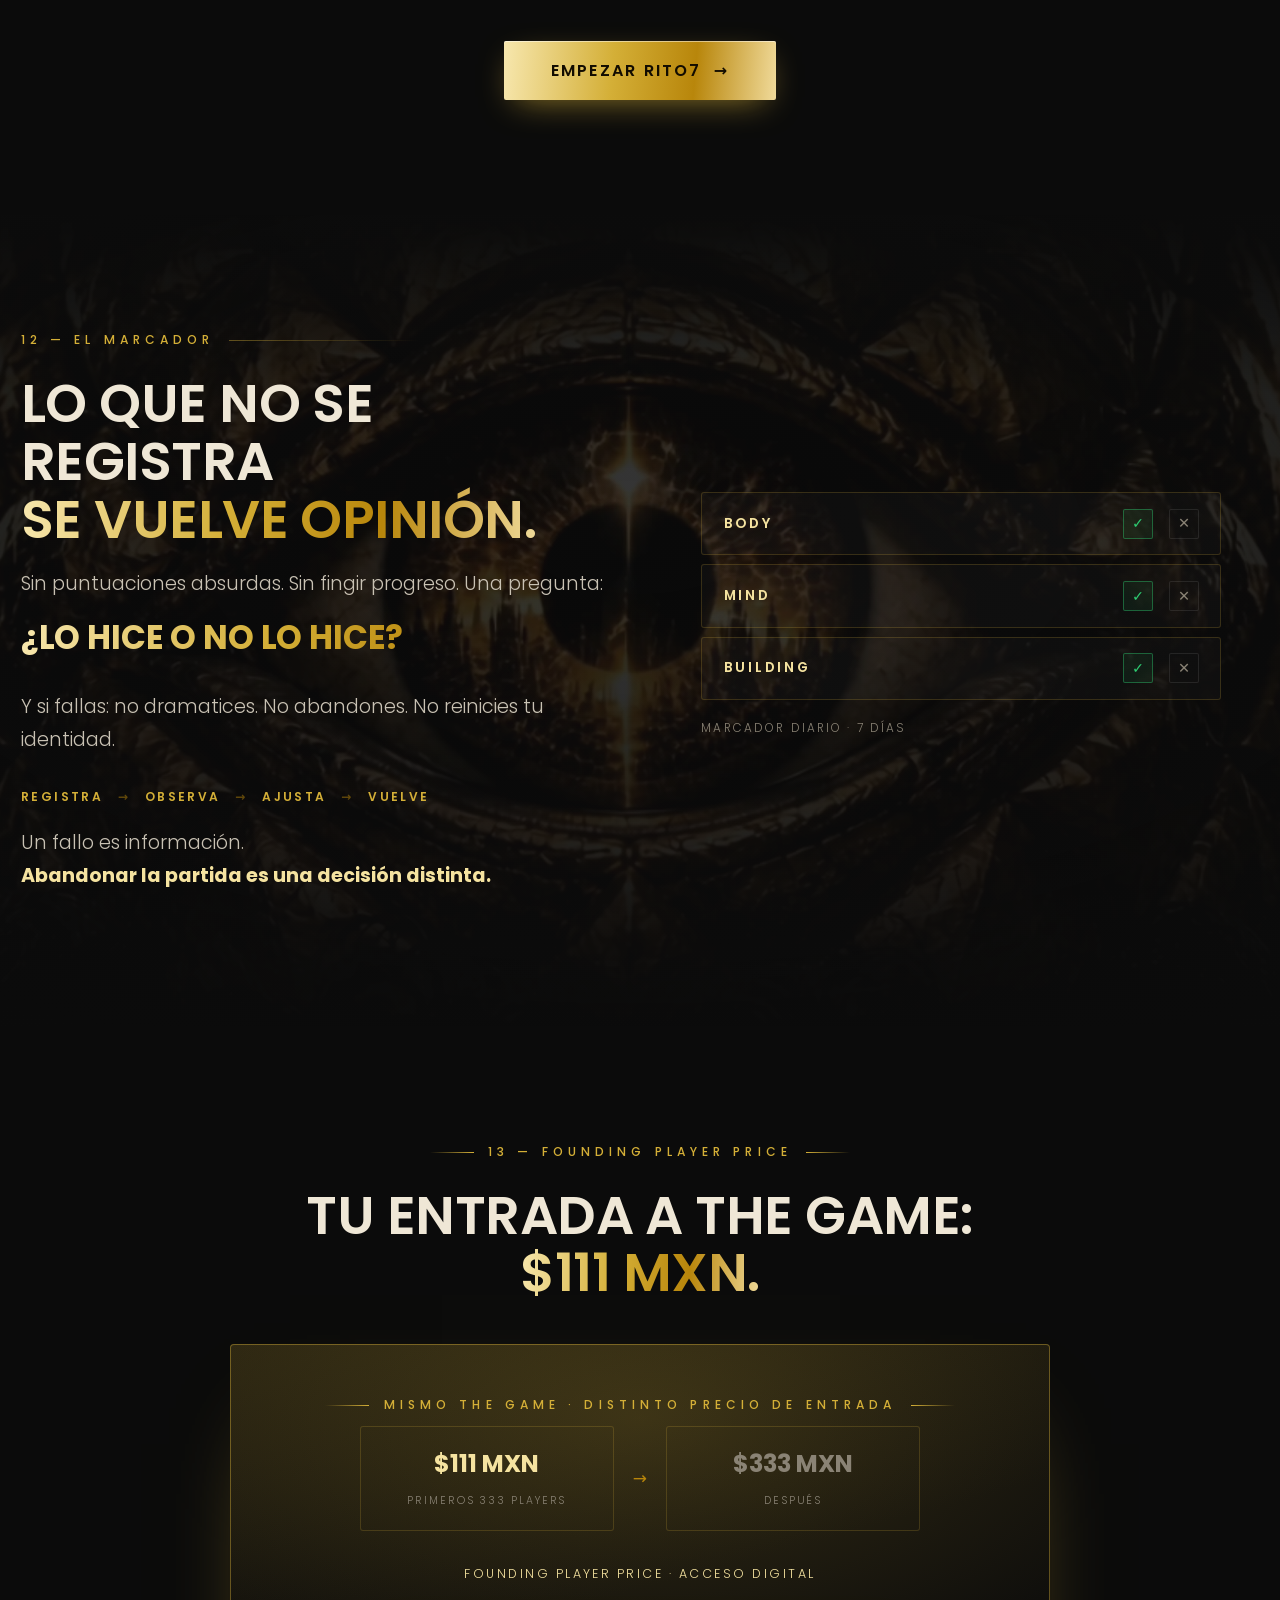
<file: web/thegame/index.html>
<!DOCTYPE html>
<html lang="es-MX">
<head>
<meta charset="utf-8">
<meta name="viewport" content="width=device-width,initial-scale=1">
<title>THE GAME — Las Reglas del Juego | B-SHP BROTHERS</title>
<meta name="description" content="Deja de consumir cambio. Empieza a producir evidencia. Define tu Alter Ego, establece tus 3 No Negociables y ejecuta RITO7: siete días para convertir intención en acciones que puedas demostrar. $111 MXN — primeros 333 Players.">
<meta name="theme-color" content="#0B0B0B">
<link rel="icon" href="../assets/img/logo-emblem-v2.png">

<!-- Open Graph -->
<meta property="og:type" content="website">
<meta property="og:title" content="THE GAME — Las Reglas del Juego | B-SHP BROTHERS">
<meta property="og:description" content="7 días. Sin promesas. Solo evidencia. Founding Player Price $111 MXN — primeros 333.">
<meta property="og:image" content="../assets/img/gate-banner.jpg">
<meta property="og:locale" content="es_MX">

<link rel="preconnect" href="https://fonts.googleapis.com">
<link rel="preconnect" href="https://fonts.gstatic.com" crossorigin>
<link href="https://fonts.googleapis.com/css2?family=Cinzel:wght@400;600&family=Poppins:wght@300;400;500;600;700&display=swap" rel="stylesheet">
<link rel="stylesheet" href="../assets/css/thegame-v2.css">

<!-- WIDGET DE CHECKOUT HOTMART (provisto por el cliente) -->
<script type="text/javascript">
  function importHotmart(){
    var imported = document.createElement('script');
    imported.src = 'https://static.hotmart.com/checkout/widget.min.js';
    document.head.appendChild(imported);
    var link = document.createElement('link');
    link.rel = 'stylesheet'; link.type = 'text/css';
    link.href = 'https://static.hotmart.com/css/hotmart-fb.min.css';
    document.head.appendChild(link);
  }
  importHotmart();
</script>
</head>
<body>

<!-- ============================================================
     00 — HEADER
     ============================================================ -->
<header class="nav" id="nav">
  <div class="nav__in">
    <a class="nav__logo" href="../" aria-label="Volver a B-SHP BROTHERS">
      <img src="../assets/img/logo-wordmark-v2.png" alt="B-SHP BROTHERS">
    </a>
    <a class="nav__volver" href="../" aria-label="Volver a B-SHP Brothers"><i>&larr;</i><b>B-SHP Brothers</b></a>
    <nav class="nav__links" id="navLinks">
      <a href="#thegame">The Game</a>
      <a href="#mecanismo">Cómo se juega</a>
      <a href="#rito7">RITO7</a>
      <a href="#faq">FAQ</a>
    </nav>
    <div class="nav__cta">
      <a class="btn btn--gold hotmart-fb hotmart__button-checkout" href="https://pay.hotmart.com/K107291428B?checkoutMode=2" onclick="return false;">Entrar — $111 MXN <i>→</i></a>
    </div>
    <button class="nav__burger" id="burger" aria-label="Menú" aria-expanded="false">
      <span></span><span></span><span></span>
    </button>
  </div>
</header>

<!-- ============================================================
     01 — HERO  ·  THE DESCENT → GATE
     ============================================================ -->
<section class="hero" id="top">
  <div class="hero__media">
    <video autoplay muted loop playsinline preload="metadata" poster="../assets/video/hero-poster.jpg">
      <source src="../assets/video/hero-loop.mp4" type="video/mp4">
    </video>
  </div>

  <div class="hero__grid">
    <div class="hero__copy">
      <p class="eyebrow" data-rv>B-SHP Brothers presenta</p>

      <img class="hero__wordmark" src="../assets/img/wordmark-thegame.png" alt="THE GAME" data-rv data-rv-d="1">
      <p class="hero__sub" data-rv data-rv-d="1">Las reglas del juego</p>

      <h1 class="hero__claim" data-rv data-rv-d="2">
        Deja de consumir cambio.
        <b>Empieza a producir evidencia.</b>
      </h1>

      <p class="hero__text" data-rv data-rv-d="3">
        <strong>THE GAME</strong> es un sistema de ejecución de 7 días para convertir intención
        en acciones que puedas demostrar.
      </p>

      <p class="hero__text" data-rv data-rv-d="3">
        Define tu Player. Elige tus <strong>3 No Negociables</strong>.
        Ejecuta <strong>RITO7</strong>. Registra la evidencia.
      </p>

      <ul class="hero__tags" data-rv data-rv-d="4">
        <li>7 días</li><li>3 No Negociables</li><li>1 Marcador</li>
      </ul>

      <div class="hero__actions" data-rv data-rv-d="5">
        <a class="btn btn--gold btn--lg hotmart-fb hotmart__button-checkout" href="https://pay.hotmart.com/K107291428B?checkoutMode=2" onclick="return false;">Entrar a The Game — $111 MXN <i>→</i></a>
      </div>

      <div class="hero__price" data-rv data-rv-d="6">
        <b>Founding Player Price · Primeros 333 Players</b>
        <span>Después $333 MXN</span>
      </div>

      <ul class="hero__trust" data-rv data-rv-d="7">
        <li><svg viewBox="0 0 24 24"><path d="M12 2v20M2 12h20"/></svg>Acceso digital</li>
        <li><svg viewBox="0 0 24 24"><rect x="3" y="11" width="18" height="11" rx="2"/><path d="M7 11V7a5 5 0 0110 0v4"/></svg>Pago seguro vía Hotmart</li>
      </ul>
    </div>
  </div>

  <div class="hero__scroll">Scroll</div>
</section>

<!-- MARQUEE -->
<div class="ticker" aria-hidden="true">
  <div class="ticker__row" id="ticker">
    <span>La intención no cuenta</span><span>La evidencia cuenta</span>
    <span>Menos consumo · Más movimiento</span><span>Juega · Construye · Evoluciona</span>
    <span>7 días · Sin promesas · Solo evidencia</span>
  </div>
</div>

<!-- ============================================================
     02 — TENSIÓN
     ============================================================ -->
<section class="sec" id="thegame">
  <div class="bg"><img src="../assets/img/bg-sheep-sunset.jpg" alt="" loading="lazy"></div>
  <div class="wrap">
    <div class="split">
      <div class="stack">
        <p class="eyebrow" data-rv>01 — La tensión</p>
        <h2 class="h-lg" data-rv data-rv-d="1">Sabes lo que tienes que hacer.<br><span class="oro">Pero no siempre lo haces.</span></h2>
        <p class="lead" data-rv data-rv-d="2">No te falta información.</p>
        <p class="lead" data-rv data-rv-d="2">
          Probablemente ya sabes qué deberías empezar.<br>
          Qué deberías dejar.<br>
          Qué conversación deberías tener.<br>
          Qué proyecto deberías mover.
        </p>
        <p class="lead" data-rv data-rv-d="3">El problema es otro:</p>
        <p class="punch" data-rv data-rv-d="4">Entre lo que dices que quieres<br>y lo que realmente haces<br>hay una distancia.</p>
        <p class="lead" data-rv data-rv-d="5">THE GAME existe para reducirla.</p>
        <p class="punch punch--oro" data-rv data-rv-d="5">Menos consumo.<br>Más evidencia.</p>
      </div>
      <div class="split__media" data-rv data-rv-d="3">
        <img class="shot" src="../assets/img/tension-rebano.jpg" alt="B-SHP se sale del rebaño y mira hacia la ciudad dorada" loading="lazy">
      </div>
    </div>
  </div>
</section>

<!-- ============================================================
     03 — TRAILER
     ============================================================ -->
<section class="sec" id="trailer">
  <div class="bg"><img src="../assets/img/bg-eye.jpg" alt="" loading="lazy"></div>
  <div class="wrap">
    <div class="center stack" style="margin-bottom:3.2rem">
      <p class="eyebrow eyebrow--c" data-rv>02 — El trailer</p>
      <h2 class="h-lg" data-rv data-rv-d="1">The game has already begun.</h2>
      <p class="punch punch--oro" data-rv data-rv-d="2">Mira el mundo.<br>Después decide si vas a entrar.</p>
    </div>

    <div class="player player--marco" id="playerTrailer" data-rv data-rv-d="2">
      <div class="player__stage">
        <img class="player__deco" src="../assets/img/frame-v2.png" alt="" aria-hidden="true" loading="lazy">
        <div class="player__frame">
          <video preload="none" playsinline controls poster="../assets/video/trailer-poster.jpg" data-src="../assets/video/trailer.mp4"></video>
          <img class="player__poster" src="../assets/video/trailer-poster.jpg" alt="" loading="lazy">
          <button class="player__btn" aria-label="Reproducir trailer"><span class="player__play"></span></button>
        </div>
      </div>
      <div class="player__cap">
        <span>B-SHP Brothers · <b>Trailer oficial</b></span>
        <span>Identidad · Ejecución · Evidencia</span>
      </div>
    </div>

    <p class="center lead" style="margin:2.8rem auto 0" data-rv>
      No necesitas creer en B-SHP.<br>
      <span class="punch punch--oro" style="display:block;margin-top:.6rem">Necesitas estar dispuesto a jugar.</span>
    </p>
  </div>
</section>

<!-- ============================================================
     04 — EL PROBLEMA REAL
     ============================================================ -->
<section class="sec">
  <div class="bg"><img src="../assets/img/bg-gate.jpg" alt="" loading="lazy"></div>
  <div class="wrap">
    <div class="center stack" style="max-width:900px;margin-inline:auto">
      <p class="eyebrow eyebrow--c" data-rv>03 — El problema real</p>
      <h2 class="h-lg" data-rv data-rv-d="1">Saber no es hacer.</h2>
    </div>

    <div class="grid g-3" style="margin-top:3.4rem">
      <article class="card" data-rv data-rv-d="1">
        <span class="card__n">I</span>
        <h3>Quieres disciplina</h3>
        <p>…y negocias contigo cuando no tienes ganas.</p>
      </article>
      <article class="card" data-rv data-rv-d="2">
        <span class="card__n">II</span>
        <h3>Quieres construir algo</h3>
        <p>…y sigues posponiendo la tarea que realmente importa.</p>
      </article>
      <article class="card" data-rv data-rv-d="3">
        <span class="card__n">III</span>
        <h3>Sabes qué deberías hacer</h3>
        <p>…y sigues esperando el momento correcto para hacerlo.</p>
      </article>
    </div>

    <div class="center stack" style="margin-top:3.4rem">
      <p class="lead center" style="margin-inline:auto" data-rv>Y ahí está el problema.</p>
      <p class="punch" data-rv data-rv-d="1" style="max-width:26ch;margin-inline:auto">Puedes saber exactamente qué hacer<br>y seguir sin hacerlo.</p>
      <p class="lead center" data-rv data-rv-d="2" style="margin-inline:auto">
        THE GAME no existe para darte más información.<br>
        Existe para convertir una decisión en ejecución.
      </p>
      <p class="punch punch--oro" data-rv data-rv-d="3">Porque saber no cuenta.<br>Hacer sí.</p>
    </div>
  </div>
</section>

<!-- ============================================================
     05 — VSL
     ============================================================ -->
<section class="sec sec--tight" id="vsl">
  <div class="bg"><img src="../assets/img/bg-city.jpg" alt="" loading="lazy"></div>
  <div class="wrap">
    <div class="center stack" style="margin-bottom:3rem">
      <p class="eyebrow eyebrow--c" data-rv>04 — Antes de entrar</p>
      <h2 class="h-lg" data-rv data-rv-d="1">Entiende <span class="oro">cómo se juega</span>.</h2>
    </div>

    <div class="player" data-rv data-rv-d="2">
      <div class="player__frame">
        <video preload="none" playsinline controls poster="../assets/video/vsl-poster.jpg" data-src="../assets/video/vsl.mp4"></video>
        <img class="player__poster" src="../assets/video/vsl-poster.jpg" alt="" loading="lazy">
        <button class="player__btn" aria-label="Reproducir video"><span class="player__play"></span></button>
      </div>
      <div class="player__cap">
        <span>B-SHP Brothers · <b>The Game</b></span>
        <span>Qué es · Por qué existe · Qué vas a hacer</span>
      </div>
    </div>

    <div class="center" style="margin-top:3rem">
      <div data-rv>
        <a class="btn btn--gold btn--lg hotmart-fb hotmart__button-checkout" href="https://pay.hotmart.com/K107291428B?checkoutMode=2" onclick="return false;">Estoy listo para jugar — $111 <i>→</i></a>
      </div>
      <p class="price__foot" data-rv data-rv-d="1">Founding Player Price · Primeros 333 Players</p>
    </div>
  </div>
</section>

<!-- ============================================================
     06 — MECANISMO
     ============================================================ -->
<section class="sec" id="mecanismo">
  <div class="wrap">
    <div class="center stack" style="max-width:820px;margin-inline:auto">
      <p class="eyebrow eyebrow--c" data-rv>05 — El mecanismo</p>
      <h2 class="h-lg" data-rv data-rv-d="1">No necesitas cambiar toda tu vida.<br><span class="oro">Necesitas una siguiente jugada.</span></h2>
    </div>

    <img class="roadmap" src="../assets/img/roadmap.png" alt="Recorrido: Inicio · Cuerpo · Mente · Identidad · Ejecución · Construcción" style="margin:2.4rem auto 1rem;max-width:1050px" loading="lazy" data-rv data-rv-d="2">

    <div class="grid g-3" style="margin-top:1.6rem">
      <article class="card step" data-rv data-rv-d="1"><div class="step__num">01</div><h3>Mide</h3><p>Observa desde dónde estás jugando.</p></article>
      <article class="card step" data-rv data-rv-d="2"><div class="step__num">02</div><h3>Identifica</h3><p>Encuentra qué está frenando tu Juego.</p></article>
      <article class="card step" data-rv data-rv-d="3"><div class="step__num">03</div><h3>Define</h3><p>Decide quién necesita tomar el volante.</p></article>
      <article class="card step" data-rv data-rv-d="4"><div class="step__num">04</div><h3>Elige</h3><p>Establece tus 3 No Negociables.</p></article>
      <article class="card step" data-rv data-rv-d="5"><div class="step__num">05</div><h3>Ejecuta</h3><p>Juega RITO7 durante siete días.</p></article>
      <article class="card step" data-rv data-rv-d="6"><div class="step__num">06</div><h3>Demuestra</h3><p>Registra lo que realmente hiciste.</p></article>
    </div>

    <p class="flow" data-rv>
      Mide <span>→</span> Identifica <span>→</span> Define <span>→</span> Elige <span>→</span> Ejecuta <span>→</span> Demuestra
    </p>

    <p class="center lead" style="margin:2.6rem auto 0" data-rv>
      No necesitas esperar a sentirte preparado.<br>
      <span class="punch punch--oro" style="display:block;margin-top:.6rem">Necesitas hacer la siguiente jugada.</span>
    </p>
  </div>
</section>

<hr class="hair">

<!-- ============================================================
     07 — PRODUCT REVEAL
     ============================================================ -->
<section class="sec">
  <div class="bg"><img src="../assets/img/bg-meditation.jpg" alt="" loading="lazy"></div>
  <div class="wrap">
    <div class="split">
      <div class="split__media" data-rv>
        <img class="shot" src="../assets/img/product-reveal-libro.jpg" alt="Las Reglas del Juego — el manual de iniciación B-SHP" loading="lazy">
      </div>
      <div class="stack">
        <p class="eyebrow" data-rv>06 — Product reveal</p>
        <h2 class="h-lg" data-rv data-rv-d="1">No estás comprando otro ebook.<br><span class="oro">Estás entrando a The Game.</span></h2>
        <p class="lead" data-rv data-rv-d="2"><em>Las Reglas del Juego</em> es tu manual de iniciación.</p>
        <p class="lead" data-rv data-rv-d="2">Pero leerlo no es la meta.</p>
        <p class="lead" data-rv data-rv-d="3">Es donde comienza la partida.</p>
        <p class="flow" style="justify-content:flex-start" data-rv data-rv-d="3">
          Observa <span>→</span> Decide <span>→</span> Ejecuta <span>→</span> Registra
        </p>
        <p class="lead" data-rv data-rv-d="4">Porque THE GAME no está diseñado para que acumules información.</p>
        <p class="punch punch--oro" data-rv data-rv-d="5">Está diseñado para que produzcas evidencia.</p>
        <div class="price price--inline" data-rv data-rv-d="6">
          <p class="eyebrow eyebrow--c" style="margin-bottom:.4rem">Founding Player Price</p>
          <div class="price__tag"><span class="price__now">$111</span><span class="price__old">$333 MXN</span></div>
          <p class="price__note">Primeros 333 Players · Después $333 MXN</p>
          <a class="btn btn--gold btn--lg hotmart-fb hotmart__button-checkout" href="https://pay.hotmart.com/K107291428B?checkoutMode=2" onclick="return false;">Entrar a The Game — $111 MXN <i>→</i></a>
          <p class="price__foot">Pago seguro vía Hotmart · Acceso digital</p>
        </div>
      </div>
    </div>
  </div>
</section>

<!-- ============================================================
     08 — QUÉ RECIBES
     ============================================================ -->
<section class="sec" id="incluye">
  <div class="wrap">
    <div class="split">
      <div class="stack">
        <p class="eyebrow" data-rv>07 — Tu Player Setup</p>
        <h2 class="h-lg" data-rv data-rv-d="1">Antes de jugar,<br><span class="oro">configura a tu Player.</span></h2>
        <p class="lead" data-rv data-rv-d="1">No empiezas intentando cambiar toda tu vida.</p>
        <p class="lead" data-rv data-rv-d="1">Empiezas definiendo cómo vas a jugar los próximos 7 días.</p>

        <ul class="setup" style="margin-top:1.6rem">
          <li data-rv data-rv-d="1"><span class="tick">01</span><div><b>Define tu Player</b><span>Elige desde qué versión de ti vas a jugar.</span></div></li>
          <li data-rv data-rv-d="2"><span class="tick">02</span><div><b>Crea tu Alter Ego</b><span>Dale nombre a la identidad que tomará las decisiones cuando aparezca la negociación.</span></div></li>
          <li data-rv data-rv-d="3"><span class="tick">03</span><div><b>Elige tus 3 No Negociables</b><span>Una acción para BODY. Una para MIND. Una para BUILDING. Simples. Medibles. Demostrables.</span></div></li>
          <li data-rv data-rv-d="4"><span class="tick">04</span><div><b>Activa tu Marcador</b><span>Cada día registras una cosa: ¿lo hice o no lo hice? ✓ / ✕</span></div></li>
        </ul>

        <p class="lead" data-rv data-rv-d="5">Sin puntos imaginarios.<br>Sin discursos.</p>
        <p class="punch punch--oro" data-rv data-rv-d="5">Solo evidencia.</p>
      </div>

      <div class="split__media center" data-rv data-rv-d="2">
        <img class="shot" src="../assets/img/player-setup-kit.jpg" alt="Player Setup: Alter Ego, Black Sheep Test, 3 No Negociables, Marcador, RITO7 y las 5 Coordenadas" loading="lazy">
        <p class="punch" style="margin-top:1.4rem">Tu Player no se define por lo que promete.<br><span class="oro">Se define por lo que puede demostrar.</span></p>
      </div>
    </div>
  </div>
</section>

<img class="divider" src="../assets/img/divider.png" alt="" aria-hidden="true" loading="lazy">

<!-- ============================================================
     09 — COORDENADAS · BLACK SHEEP TEST
     ============================================================ -->
<section class="sec" id="coordenadas">
  <div class="bg"><img src="../assets/img/bg-march.jpg" alt="" loading="lazy"></div>
  <div class="wrap">
    <div class="center stack" style="max-width:820px;margin-inline:auto">
      <p class="eyebrow eyebrow--c" data-rv>08 — Black Sheep Test</p>
      <h2 class="h-lg" data-rv data-rv-d="1">Antes de decidir hacia dónde vas,<br><span class="oro">observa desde dónde estás jugando.</span></h2>
      <p class="lead center" data-rv data-rv-d="2" style="margin-inline:auto">El Black Sheep Test no intenta decirte quién eres.</p>
      <p class="lead center" data-rv data-rv-d="2" style="margin-inline:auto">Te ayuda a reconocer cómo estás jugando ahora.</p>
    </div>

    <div class="grid g-5" style="margin-top:3.2rem">
      <article class="card coord" data-rv data-rv-d="1"><span class="coord__gl">🐑</span><h3>Rebaño</h3><p>Pertenecer</p></article>
      <article class="card coord" data-rv data-rv-d="2"><span class="coord__gl">🔥</span><h3>Rebelde</h3><p>Romper</p></article>
      <article class="card coord" data-rv data-rv-d="3"><span class="coord__gl">👁️</span><h3>Observador</h3><p>Comprender</p></article>
      <article class="card coord" data-rv data-rv-d="4"><span class="coord__gl">⚒️</span><h3>Forjador</h3><p>Construir</p></article>
      <article class="card coord" data-rv data-rv-d="5"><span class="coord__gl">⚗️</span><h3>Alquimista</h3><p>Transformar</p></article>
    </div>

    <div class="center stack" style="max-width:820px;margin:3.2rem auto 0">
      <p class="lead center" data-rv style="margin-inline:auto">No hay una coordenada mejor que otra.</p>
      <p class="punch" data-rv data-rv-d="1">No es una etiqueta.<br><span class="oro">Es un punto de partida.</span></p>
      <p class="lead center" data-rv data-rv-d="2" style="margin-inline:auto">Después viene la pregunta que importa:</p>
      <p class="punch punch--oro" data-rv data-rv-d="3">¿Qué está frenando mi Juego?</p>
    </div>
  </div>
</section>

<!-- ============================================================
     10 — BOTTLENECK → ALTER EGO
     ============================================================ -->
<section class="sec">
  <div class="wrap">
    <div class="split split--rev">
      <div class="split__media" data-rv>
        <img class="shot" src="../assets/img/bottleneck.jpg" alt="B-SHP señala el cuello de botella en el tablero del Juego" loading="lazy">
      </div>
      <div class="stack">
        <p class="eyebrow" data-rv>09 — Bottleneck</p>
        <h2 class="h-lg" data-rv data-rv-d="1">¿Qué está frenando<br><span class="oro">mi Juego?</span></h2>
        <p class="lead" data-rv data-rv-d="2">Saber desde dónde estás jugando no es suficiente.</p>
        <p class="lead" data-rv data-rv-d="2">Ahora necesitas identificar qué está bloqueando tu siguiente movimiento.</p>
        <p class="lead" data-rv data-rv-d="3">No todo necesita arreglarse al mismo tiempo.</p>
        <p class="lead" data-rv data-rv-d="3">Necesitas encontrar el cuello de botella que más está frenando tu Juego ahora.</p>
        <p class="lead" data-rv data-rv-d="4">
          Puede estar en lo que evitas.<br>
          En lo que postergas.<br>
          En lo que negocias contigo.<br>
          O en lo que sabes que importa, pero todavía no ejecutas.
        </p>
        <p class="punch" data-rv data-rv-d="5">No intentes arreglar todo.<br><span class="oro">Encuentra lo que está frenando todo lo demás.</span></p>
        <p class="lead" data-rv data-rv-d="6">Ese es tu <strong style="color:var(--oro-claro)">Bottleneck</strong>.</p>
        <p class="lead" data-rv data-rv-d="6">Y desde ahí eliges qué vas a poner a prueba durante los próximos 7 días.</p>
      </div>
    </div>
  </div>
</section>

<!-- ============================================================
     11 — 3 NO NEGOCIABLES
     ============================================================ -->
<section class="sec" id="tresnn">
  <div class="bg"><img src="../assets/img/bg-portal.jpg" alt="" loading="lazy"></div>
  <div class="wrap">
    <div class="center stack" style="max-width:860px;margin-inline:auto">
      <p class="eyebrow eyebrow--c" data-rv>10 — 3 No Negociables</p>
      <h2 class="h-lg" data-rv data-rv-d="1">No intentes convertirte en otra persona en siete días.<br><span class="oro">Cumple tres cosas.</span></h2>
    </div>

    <div class="grid g-3" style="margin-top:3.2rem">
      <article class="card nn" data-rv data-rv-d="1">
        <svg class="nn__ico" viewBox="0 0 24 24"><path d="M6.5 6.5h11M6.5 17.5h11M4 9v6M20 9v6M8 12h8"/></svg>
        <h3>Cuerpo</h3><p>Una acción para cuidar y fortalecer tu cuerpo.</p>
      </article>
      <article class="card nn" data-rv data-rv-d="2">
        <svg class="nn__ico" viewBox="0 0 24 24"><path d="M12 4a4 4 0 00-4 4 3.5 3.5 0 000 7v3a2 2 0 004 0zM12 4a4 4 0 014 4 3.5 3.5 0 010 7v3a2 2 0 01-4 0"/></svg>
        <h3>Mente</h3><p>Una acción para proteger tu atención y claridad.</p>
      </article>
      <article class="card nn" data-rv data-rv-d="3">
        <svg class="nn__ico" viewBox="0 0 24 24"><path d="M3 20h18M6 20V9l6-5 6 5v11M10 20v-6h4v6"/></svg>
        <h3>Construcción</h3><p>Una acción para producir algo real.</p>
      </article>
    </div>

    <p class="punch center" style="margin:2.8rem auto 0" data-rv>Nada heroico.<br>Nada que dependa de un día perfecto.</p>
    <p class="center lead" style="margin:1.6rem auto 0" data-rv>Cada No Negociable pasa por cuatro filtros:</p>

    <ul class="filters" data-rv data-rv-d="1">
      <li>Simple</li><li>Medible</li><li>Comprobable</li><li>Sostenible</li>
    </ul>

    <p class="center lead" style="margin:2.6rem auto 0" data-rv>
      No eliges lo que haría tu versión perfecta.<br>
      <span class="punch punch--oro" style="display:block;margin-top:.6rem;max-width:30ch;margin-inline:auto">Eliges lo que tu Player puede sostener cuando el día se complica.</span>
    </p>
  </div>
</section>

<!-- ============================================================
     12 — RITO7
     ============================================================ -->
<section class="sec" id="rito7">
  <div class="wrap">
    <div class="center stack" style="max-width:860px;margin-inline:auto">
      <p class="eyebrow eyebrow--c" data-rv>11 — The First Quest</p>
      <h2 class="h-xl" data-rv data-rv-d="1"><span class="oro">RITO7</span></h2>
      <p class="punch" data-rv data-rv-d="2">7 días. Sin promesas. Solo evidencia.</p>
      <p class="lead center" data-rv data-rv-d="3" style="margin-inline:auto">
        RITO7 no es otro challenge para sentirte motivado.
        <strong style="color:var(--oro-claro)">Es un experimento de ejecución.</strong>
      </p>
    </div>

    <div class="rito" style="margin-top:3.2rem">
      <article class="day day--m0" data-rv data-rv-d="1"><div class="day__k">Misión 00</div><div class="day__t">Alter Ego</div></article>
      <article class="day" data-rv data-rv-d="2"><div class="day__k">Día 1</div><div class="day__t">Cumple tu palabra</div></article>
      <article class="day" data-rv data-rv-d="3"><div class="day__k">Día 2</div><div class="day__t">Juega sin ganas</div></article>
      <article class="day" data-rv data-rv-d="4"><div class="day__k">Día 3</div><div class="day__t">Atrapa la negociación</div></article>
      <article class="day" data-rv data-rv-d="5"><div class="day__k">Día 4</div><div class="day__t">Deja que tu Alter Ego decida</div></article>
      <article class="day" data-rv data-rv-d="6"><div class="day__k">Día 5</div><div class="day__t">Eleva el estándar</div></article>
      <article class="day" data-rv data-rv-d="7"><div class="day__k">Día 6</div><div class="day__t">Sostén</div></article>
      <article class="day" data-rv data-rv-d="8"><div class="day__k">Día 7</div><div class="day__t">La evidencia</div></article>
    </div>

    <div class="center stack" style="margin-top:3rem">
      <p class="lead" data-rv style="margin-inline:auto">Siete días no para demostrar que cambiaste tu vida.</p>
      <p class="punch punch--oro" data-rv data-rv-d="1" style="max-width:34ch;margin-inline:auto">Para descubrir qué pasa cuando dejas de medir intención… y empiezas a medir ejecución.</p>
      <div data-rv data-rv-d="2">
        <a class="btn btn--gold btn--lg hotmart-fb hotmart__button-checkout" href="https://pay.hotmart.com/K107291428B?checkoutMode=2" onclick="return false;">Empezar RITO7 <i>→</i></a>
      </div>
    </div>
  </div>
</section>

<!-- ============================================================
     13 — EVIDENCIA
     ============================================================ -->
<section class="sec">
  <div class="bg"><img src="../assets/img/bg-eye.jpg" alt="" loading="lazy"></div>
  <div class="wrap">
    <div class="split">
      <div class="stack">
        <p class="eyebrow" data-rv>12 — El marcador</p>
        <h2 class="h-lg" data-rv data-rv-d="1">Lo que no se registra<br><span class="oro">se vuelve opinión.</span></h2>
        <p class="lead" data-rv data-rv-d="2">Sin puntuaciones absurdas. Sin fingir progreso. Una pregunta:</p>
        <p class="punch punch--oro" data-rv data-rv-d="3">¿Lo hice o no lo hice?</p>
        <p class="lead" data-rv data-rv-d="4">Y si fallas: no dramatices. No abandones. No reinicies tu identidad.</p>
        <p class="loop" data-rv data-rv-d="5">Registra <span>→</span> Observa <span>→</span> Ajusta <span>→</span> Vuelve</p>
        <p class="lead" data-rv data-rv-d="6">
          Un fallo es información.
          <strong style="color:var(--oro-claro);display:block">Abandonar la partida es una decisión distinta.</strong>
        </p>
      </div>

      <div class="split__media" data-rv data-rv-d="2">
        <div class="score">
          <div class="score__row"><b>BODY</b><i class="score__ok">✓</i><i class="score__no">✕</i></div>
          <div class="score__row"><b>MIND</b><i class="score__ok">✓</i><i class="score__no">✕</i></div>
          <div class="score__row"><b>BUILDING</b><i class="score__ok">✓</i><i class="score__no">✕</i></div>
        </div>
        <p class="mute" style="font-size:.74rem;letter-spacing:.18em;text-transform:uppercase;margin-top:1.1rem">Marcador diario · 7 días</p>
      </div>
    </div>
  </div>
</section>

<!-- ============================================================
     14 — PRICE REVEAL
     ============================================================ -->
<section class="sec" id="precio">
  <div class="wrap">
    <div class="center stack" style="max-width:760px;margin-inline:auto;margin-bottom:2.6rem">
      <p class="eyebrow eyebrow--c" data-rv>13 — Founding Player Price</p>
      <h2 class="h-lg" data-rv data-rv-d="1">Tu entrada a The Game:<br><span class="oro">$111 MXN.</span></h2>
    </div>

    <div class="price" data-rv>
      <p class="eyebrow eyebrow--c" style="margin-bottom:.6rem">Mismo The Game · Distinto precio de entrada</p>

      <div class="pricecmp">
        <div><b>$111 MXN</b><small>Primeros 333 Players</small></div>
        <i>→</i>
        <div><b style="color:var(--texto-tenue)">$333 MXN</b><small>Después</small></div>
      </div>

      <p class="price__note">Founding Player Price · Acceso digital</p>

      <a class="btn btn--gold btn--lg hotmart-fb hotmart__button-checkout" href="https://pay.hotmart.com/K107291428B?checkoutMode=2" onclick="return false;">Entrar como Founding Player — $111 <i>→</i></a>
      <p class="price__foot">Pago seguro vía Hotmart · Acceso digital</p>
    </div>
  </div>
</section>

<!-- ============================================================
     15 — COMUNIDAD
     ============================================================ -->
<section class="sec" id="comunidad">
  <div class="bg"><img src="../assets/img/bg-city.jpg" alt="" loading="lazy"></div>
  <div class="wrap">
    <div class="split split--rev">
      <div class="split__media" data-rv>
        <img src="../assets/img/sheep-trio.png" alt="La comunidad B-SHP: meditación, estudio y entrenamiento" loading="lazy">
      </div>
      <div class="stack">
        <p class="eyebrow" data-rv>14 — Comunidad</p>
        <h2 class="h-lg" data-rv data-rv-d="1">El manual te da el mapa.<br><span class="oro">Ahora hay que jugarlo.</span></h2>
        <p class="lead" data-rv data-rv-d="2">La experiencia está diseñada alrededor del movimiento:</p>
        <p class="flow" style="justify-content:flex-start;margin-top:1rem" data-rv data-rv-d="3">
          Entrar <span>→</span> Entender <span>→</span> Elegir <span>→</span> Ejecutar <span>→</span> Registrar <span>→</span> Demostrar
        </p>
        <p class="lead" data-rv data-rv-d="4">No necesitas otra biblioteca infinita.</p>
        <p class="punch punch--oro" data-rv data-rv-d="5">Menos contenido.<br>Más movimiento.</p>
      </div>
    </div>
  </div>
</section>

<img class="divider divider--sm" src="../assets/img/divider.png" alt="" aria-hidden="true" loading="lazy">

<!-- ============================================================
     16 — AUTOSELECCIÓN
     ============================================================ -->
<section class="sec">
  <div class="wrap">
    <div class="center stack" style="max-width:780px;margin-inline:auto">
      <p class="eyebrow eyebrow--c" data-rv>15 — Autoselección</p>
      <h2 class="h-lg" data-rv data-rv-d="1">No entres todavía.</h2>
    </div>

    <div class="grid g-3" style="margin-top:3rem">
      <article class="card" data-rv data-rv-d="1"><p>Si quieres comprar algo para sentir que ya avanzaste…<br><strong style="color:var(--oro-claro)">no necesitas THE GAME.</strong></p></article>
      <article class="card" data-rv data-rv-d="2"><p>Si quieres otra dosis de motivación que desaparezca mañana…<br><strong style="color:var(--oro-claro)">tampoco.</strong></p></article>
      <article class="card" data-rv data-rv-d="3"><p>Si vas a comprarlo, guardarlo y decir “luego empiezo”…<br><strong style="color:var(--oro-claro)">ahórrate los $111.</strong></p></article>
    </div>

    <div class="center stack" style="margin-top:3.2rem;max-width:720px;margin-inline:auto">
      <p class="lead center" data-rv style="margin-inline:auto">
        Pero si reconoces la distancia entre lo que sabes que podrías hacer y lo que realmente estás haciendo…
        y estás dispuesto a observarte durante siete días:
      </p>
      <p class="punch punch--oro" data-rv data-rv-d="1">Entonces entra.</p>
      <p class="lead center" data-rv data-rv-d="2" style="margin-inline:auto">
        No tienes que demostrarle nada a B-SHP. No tienes que demostrarle nada a Fer.
      </p>
      <p class="punch" data-rv data-rv-d="3">Demuéstrate qué haces cuando nadie te obliga.</p>
      <div data-rv data-rv-d="4">
        <a class="btn btn--gold btn--lg hotmart-fb hotmart__button-checkout" href="https://pay.hotmart.com/K107291428B?checkoutMode=2" onclick="return false;">Entrar a The Game <i>→</i></a>
      </div>
    </div>
  </div>
</section>

<!-- ============================================================
     17 — FOUNDER
     ============================================================ -->
<section class="sec" id="founder">
  <div class="bg"><img src="../assets/img/bg-meditation.jpg" alt="" loading="lazy"></div>
  <div class="wrap">
    <div class="split">
      <div class="stack">
        <p class="eyebrow" data-rv>16 — El origen</p>
        <h2 class="h-lg" data-rv data-rv-d="1">Por qué existe <span class="oro">B-SHP</span></h2>
        <p class="lead" data-rv data-rv-d="2">Hay una pregunta detrás de THE GAME:</p>
        <p class="punch punch--oro" data-rv data-rv-d="3">¿Cómo podemos saber qué deberíamos hacer… y aun así hacer otra cosa?</p>
        <p class="lead" data-rv data-rv-d="4">
          B-SHP nació dentro de esa contradicción. Entre saber y hacer. Entre intención y ejecución.
          Entre quién dices querer construir… y lo que tus acciones pueden demostrar.
        </p>
        <p class="lead" data-rv data-rv-d="5">
          No quiero que conviertas B-SHP en otra autoridad a la que obedecer.
          <strong style="color:var(--oro-claro);display:block;margin-top:.4rem">Ponlo a prueba.</strong>
        </p>
        <p class="flow" style="justify-content:flex-start" data-rv data-rv-d="6">
          Registra <span>→</span> Observa <span>→</span> Ajusta <span>→</span> Vuelve
        </p>
        <p class="lead" data-rv data-rv-d="7">Y decide desde tu propia evidencia.</p>
      </div>
      <div class="split__media center" data-rv data-rv-d="2">
        <img src="../assets/img/pina.png" alt="La piña del ojo · símbolo B-SHP" style="max-width:330px;margin-inline:auto" class="float" loading="lazy">
      </div>
    </div>
  </div>
</section>

<!-- ============================================================
     18 — DECISIÓN
     ============================================================ -->
<section class="sec sec--tight">
  <div class="bg bg--video">
    <video autoplay muted loop playsinline preload="metadata" poster="../assets/img/decision-poster.jpg">
      <source src="../assets/video/decision-loop.mp4" type="video/mp4">
    </video>
  </div>
  <div class="wrap">
    <div class="center stack" style="max-width:760px;margin-inline:auto">
      <p class="eyebrow eyebrow--c" data-rv>17 — La decisión</p>
      <h2 class="h-lg" data-rv data-rv-d="1">Puedes cerrar esta página.</h2>
      <p class="lead center" data-rv data-rv-d="2" style="margin-inline:auto">
        Nada malo va a pasar. Mañana puedes volver a pensar en la persona que quieres ser.
        Volver a planear. Volver a esperar el momento correcto. Volver a decir:
      </p>
      <p class="punch mute" data-rv data-rv-d="3">“Pronto me voy a poner serio.”</p>
      <p class="lead center" data-rv data-rv-d="4" style="margin-inline:auto">O puedes hacer algo mucho menos espectacular.</p>
      <p class="punch punch--oro" data-rv data-rv-d="5">Tomar una decisión.</p>
      <p class="lead center" data-rv data-rv-d="6" style="margin-inline:auto">
        Entrar. Elegir tus 3 No Negociables. Jugar siete días.
        Y observar qué pasa cuando dejas de medir tus intenciones… y empiezas a medir tu evidencia.
      </p>
    </div>
  </div>
</section>

<!-- ============================================================
     19 — OFERTA FINAL
     ============================================================ -->
<section class="sec">
  <div class="bg"><img src="../assets/img/bg-gate.jpg" alt="" loading="lazy"></div>
  <div class="wrap">
    <div class="center stack" style="margin-bottom:2.6rem">
      <p class="eyebrow eyebrow--c" data-rv>18 — Oferta final</p>
      <video class="lockup-video" autoplay muted loop playsinline preload="metadata" poster="../assets/img/nave-espacial-poster.jpg" aria-label="B-SHP BROTHERS · THE GAME" data-rv data-rv-d="1">
        <source src="../assets/video/nave-espacial.mp4" type="video/mp4">
      </video>
      <p class="lead center" data-rv data-rv-d="2" style="margin-inline:auto;max-width:70ch">
        Manual + Player Setup + Black Sheep Test + Bottleneck + Alter Ego + 3 No Negociables +
        Marcador + RITO7.
      </p>
    </div>

    <div class="price" data-rv data-rv-d="2">
      <p class="eyebrow eyebrow--c" style="margin-bottom:.4rem">Founding Player Price</p>
      <div class="price__tag"><span class="price__now">$111</span><span class="price__old">$333 MXN</span></div>
      <p class="price__note">Primeros 333 Players · Después $333 MXN</p>
      <a class="btn btn--gold btn--lg hotmart-fb hotmart__button-checkout" href="https://pay.hotmart.com/K107291428B?checkoutMode=2" onclick="return false;">Entrar a The Game — $111 MXN <i>→</i></a>
      <p class="price__foot">Pago seguro vía Hotmart · Acceso digital</p>
    </div>

    <div class="center stack" style="margin-top:2.8rem;max-width:640px;margin-inline:auto">
      <p class="lead center" data-rv style="margin-inline:auto">No estás comprando la promesa de que siete días van a cambiar tu vida.</p>
      <p class="punch punch--oro" data-rv data-rv-d="1">Estás comprando la oportunidad de dejar de adivinar… y empezar a observar qué haces.</p>
    </div>
  </div>
</section>

<!-- ============================================================
     20 — FAQ
     ============================================================ -->
<section class="sec" id="faq">
  <div class="wrap">
    <div class="center stack" style="margin-bottom:2.8rem">
      <p class="eyebrow eyebrow--c" data-rv>19 — FAQ</p>
      <h2 class="h-lg" data-rv data-rv-d="1">Preguntas <span class="oro">frecuentes</span></h2>
    </div>

    <div class="faq" data-rv>
      <details>
        <summary>¿The Game es solo un ebook?</summary>
        <div class="faq__a">
          <p><strong style="color:var(--oro-claro)">No.</strong> <em>Las Reglas del Juego</em> es el manual de iniciación.</p>
          <p>La experiencia continúa con Player Setup, Black Sheep Test, Bottleneck, Alter Ego, 3 No Negociables, Marcador y RITO7.</p>
        </div>
      </details>

      <details>
        <summary>¿Cuánto dura RITO7?</summary>
        <div class="faq__a"><p>Siete días. No siete semanas.</p></div>
      </details>

      <details>
        <summary>¿Tengo que cambiar toda mi vida?</summary>
        <div class="faq__a"><p>No. Empiezas con exactamente tres acciones: una de <strong>CUERPO</strong>, una de <strong>MENTE</strong> y una de <strong>CONSTRUCCIÓN</strong>.</p></div>
      </details>

      <details>
        <summary>¿Qué pasa si fallo un día?</summary>
        <div class="faq__a">
          <p>Registras. Observas. Ajustas. Vuelves.</p>
          <p>Un fallo aporta información. No obliga a abandonar la partida.</p>
        </div>
      </details>

      <details>
        <summary>¿Cuánto cuesta?</summary>
        <div class="faq__a"><p><strong style="color:var(--oro-claro)">$111 MXN</strong> para los primeros 333 Players. Después: $333 MXN.</p></div>
      </details>
    </div>
  </div>
</section>

<!-- ============================================================
     21 — FINAL CTA / MASTER BANNER
     ============================================================ -->
<section class="finale">
  <div class="wrap center">
    <img class="finale__lock" src="../assets/img/lockup-thegame-v2.png" alt="B-SHP BROTHERS · THE GAME" loading="lazy" data-rv>

    <h2 class="finale__h" data-rv data-rv-d="1">La intención no cuenta.<br><span class="oro">La evidencia cuenta.</span></h2>
    <p class="serif" style="margin:1.6rem 0 2rem;color:var(--oro-claro);font-size:clamp(.72rem,1.2vw,.95rem)" data-rv data-rv-d="2">7 días · Sin promesas · Solo evidencia</p>

    <div data-rv data-rv-d="3">
      <a class="btn btn--gold btn--lg hotmart-fb hotmart__button-checkout" href="https://pay.hotmart.com/K107291428B?checkoutMode=2" onclick="return false;">Entrar al juego — $111 MXN <i>→</i></a>
    </div>
    <p class="price__foot" data-rv data-rv-d="4">Founding Player Price · Primeros 333 · Después $333 MXN</p>

    <p class="lead center finale__last" data-rv data-rv-d="5">
      Si no entras, que sea porque decidiste no entrar.<br>
      No porque volviste a decir “después”.
    </p>
  </div>
</section>

<!-- el regreso a la home, ya fuera del cierre: no compite con la compra -->
<div class="volver-pie">
  <a class="volver-pie__btn" href="../"><i>&larr;</i> Volver a B-SHP Brothers</a>
</div>

<!-- ============================================================
     22 — FOOTER
     ============================================================ -->
<footer class="foot">
  <div class="wrap">
    <div class="foot__grid">
      <div>
        <img class="foot__logo" src="../assets/img/logo-wordmark-v2.png" alt="B-SHP BROTHERS">
        <p class="foot__tag">The black sheep<br>who sees beyond the herd.</p>
      </div>
      <div>
        <h4>The Game</h4>
        <ul>
          <li><a href="../">Volver a B-SHP Brothers</a></li>
          <li><a href="#thegame">Qué es</a></li>
          <li><a href="#mecanismo">Cómo se juega</a></li>
          <li><a href="#rito7">RITO7</a></li>
          <li><a href="#precio">Precio</a></li>
          <li><a href="#faq">FAQ</a></li>
        </ul>
      </div>
      <div>
        <h4>Legal</h4>
        <ul>
          <li><a href="../legal/terminos.html">Términos y condiciones</a></li>
          <li><a href="../legal/privacidad.html">Aviso de privacidad</a></li>
          <li><a href="../legal/contacto.html">Contacto</a></li>
        </ul>
      </div>
      <div>
        <h4>Entra al juego</h4>
        <p style="font-size:.86rem;margin:0 0 1.1rem">$111 MXN · Founding Player Price · Primeros 333.</p>
        <a class="btn btn--ghost btn--block hotmart-fb hotmart__button-checkout" href="https://pay.hotmart.com/K107291428B?checkoutMode=2" onclick="return false;">Entrar ahora <i>→</i></a>
        <div class="social" style="margin-top:1.4rem">
          <a href="https://www.instagram.com/bshp.bros?igsi=MWVrZGQ1bGd3djQ1eg==" target="_blank" rel="noopener" aria-label="Instagram"><svg viewBox="0 0 24 24"><path d="M12 2c2.7 0 3.1 0 4.1.06 1 .05 1.7.2 2.3.44a4.6 4.6 0 011.7 1.1 4.6 4.6 0 011.1 1.7c.24.6.4 1.3.44 2.3.05 1 .06 1.4.06 4.1s0 3.1-.06 4.1c-.05 1-.2 1.7-.44 2.3a4.9 4.9 0 01-2.8 2.8c-.6.24-1.3.4-2.3.44-1 .05-1.4.06-4.1.06s-3.1 0-4.1-.06c-1-.05-1.7-.2-2.3-.44a4.9 4.9 0 01-2.8-2.8c-.24-.6-.4-1.3-.44-2.3C2.01 15.1 2 14.7 2 12s0-3.1.06-4.1c.05-1 .2-1.7.44-2.3a4.9 4.9 0 012.8-2.8c.6-.24 1.3-.4 2.3-.44C8.9 2.01 9.3 2 12 2zm0 5a5 5 0 100 10 5 5 0 000-10zm0 8.2a3.2 3.2 0 110-6.4 3.2 3.2 0 010 6.4zM17.8 6.9a1.17 1.17 0 11-2.34 0 1.17 1.17 0 012.34 0z"/></svg></a>
          <a href="https://youtube.com/@bshp.brothers?si=FQZBddZGLAGH24N5" target="_blank" rel="noopener" aria-label="YouTube"><svg viewBox="0 0 24 24"><path d="M23 12s0-3.4-.43-5.03a2.6 2.6 0 00-1.83-1.84C19.1 4.7 12 4.7 12 4.7s-7.1 0-8.74.43A2.6 2.6 0 001.43 6.97C1 8.6 1 12 1 12s0 3.4.43 5.03a2.6 2.6 0 001.83 1.84c1.64.43 8.74.43 8.74.43s7.1 0 8.74-.43a2.6 2.6 0 001.83-1.84C23 15.4 23 12 23 12zM9.75 15.4V8.6L15.5 12l-5.75 3.4z"/></svg></a>
          <a href="https://www.tiktok.com/@bshp.bros?_r=1&amp;_t=ZS-99T7035ZO1I" target="_blank" rel="noopener" aria-label="TikTok"><svg viewBox="0 0 24 24"><path d="M16.6 5.82A4.28 4.28 0 0115.54 3h-3.09v12.4a2.59 2.59 0 01-2.59 2.5 2.59 2.59 0 01-2.59-2.59 2.59 2.59 0 013.39-2.46V9.7a5.68 5.68 0 00-.8-.06 5.68 5.68 0 105.68 5.68V8.9a7.35 7.35 0 004.29 1.37V7.18a4.28 4.28 0 01-2.23-1.36z"/></svg></a>
          <a href="https://x.com/bshpbrothers" target="_blank" rel="noopener" aria-label="X"><svg viewBox="0 0 24 24"><path d="M17.53 3H21l-7.19 8.21L22 21h-6.56l-5.13-6.3L4.4 21H1l7.69-8.79L1.5 3h6.72l4.64 5.77L17.53 3zm-1.15 16h1.92L7.72 4.94H5.66L16.38 19z"/></svg></a>
          <a href="https://wa.me/5215574802651" target="_blank" rel="noopener" aria-label="WhatsApp"><svg viewBox="0 0 24 24"><path d="M12.04 2C6.58 2 2.13 6.45 2.13 11.91c0 1.75.46 3.45 1.32 4.95L2 22l5.25-1.38a9.9 9.9 0 004.79 1.22h.01c5.46 0 9.91-4.45 9.91-9.91 0-2.65-1.03-5.14-2.9-7.01A9.82 9.82 0 0012.04 2zm0 18.15h-.01a8.2 8.2 0 01-4.19-1.15l-.3-.18-3.12.82.83-3.04-.2-.31a8.16 8.16 0 01-1.25-4.38c0-4.54 3.7-8.24 8.25-8.24 2.2 0 4.27.86 5.83 2.42a8.19 8.19 0 012.41 5.83c0 4.54-3.7 8.23-8.25 8.23zm4.52-6.16c-.25-.13-1.47-.72-1.69-.8-.23-.09-.39-.13-.56.12-.16.25-.64.8-.79.97-.14.16-.29.18-.54.06-.25-.13-1.05-.39-1.99-1.23-.74-.66-1.24-1.47-1.38-1.72-.15-.25-.02-.38.11-.51.11-.11.25-.29.37-.43.13-.15.17-.25.25-.41.09-.17.04-.31-.02-.43-.06-.13-.56-1.35-.77-1.85-.2-.48-.41-.42-.56-.43h-.48c-.16 0-.43.06-.65.31-.23.25-.85.83-.85 2.02s.87 2.35.99 2.51c.12.17 1.71 2.61 4.14 3.66.58.25 1.03.4 1.38.51.58.19 1.11.16 1.53.1.47-.07 1.47-.6 1.67-1.18.21-.58.21-1.07.15-1.18-.06-.11-.23-.17-.48-.29z"/></svg></a>
        </div>
      </div>
    </div>

    <div class="foot__bar">
      <span>© 2026 B-SHP BROTHERS. Todos los derechos reservados.</span>
      <span class="foot__by">Powered by<b>AGENTIA LABS</b></span>
    </div>
  </div>
</footer>

<!-- BARRA CTA MÓVIL -->
<div class="sticky-cta" id="stickyCta">
  <div class="sticky-cta__p">
    <b>$111 MXN</b>
    <span>Primeros 333 Players</span>
  </div>
  <a class="btn btn--gold hotmart-fb hotmart__button-checkout" href="https://pay.hotmart.com/K107291428B?checkoutMode=2" onclick="return false;">Entrar al juego <i>→</i></a>
</div>

<script src="../assets/js/thegame-v2.js"></script>
</body>
</html>
</file>
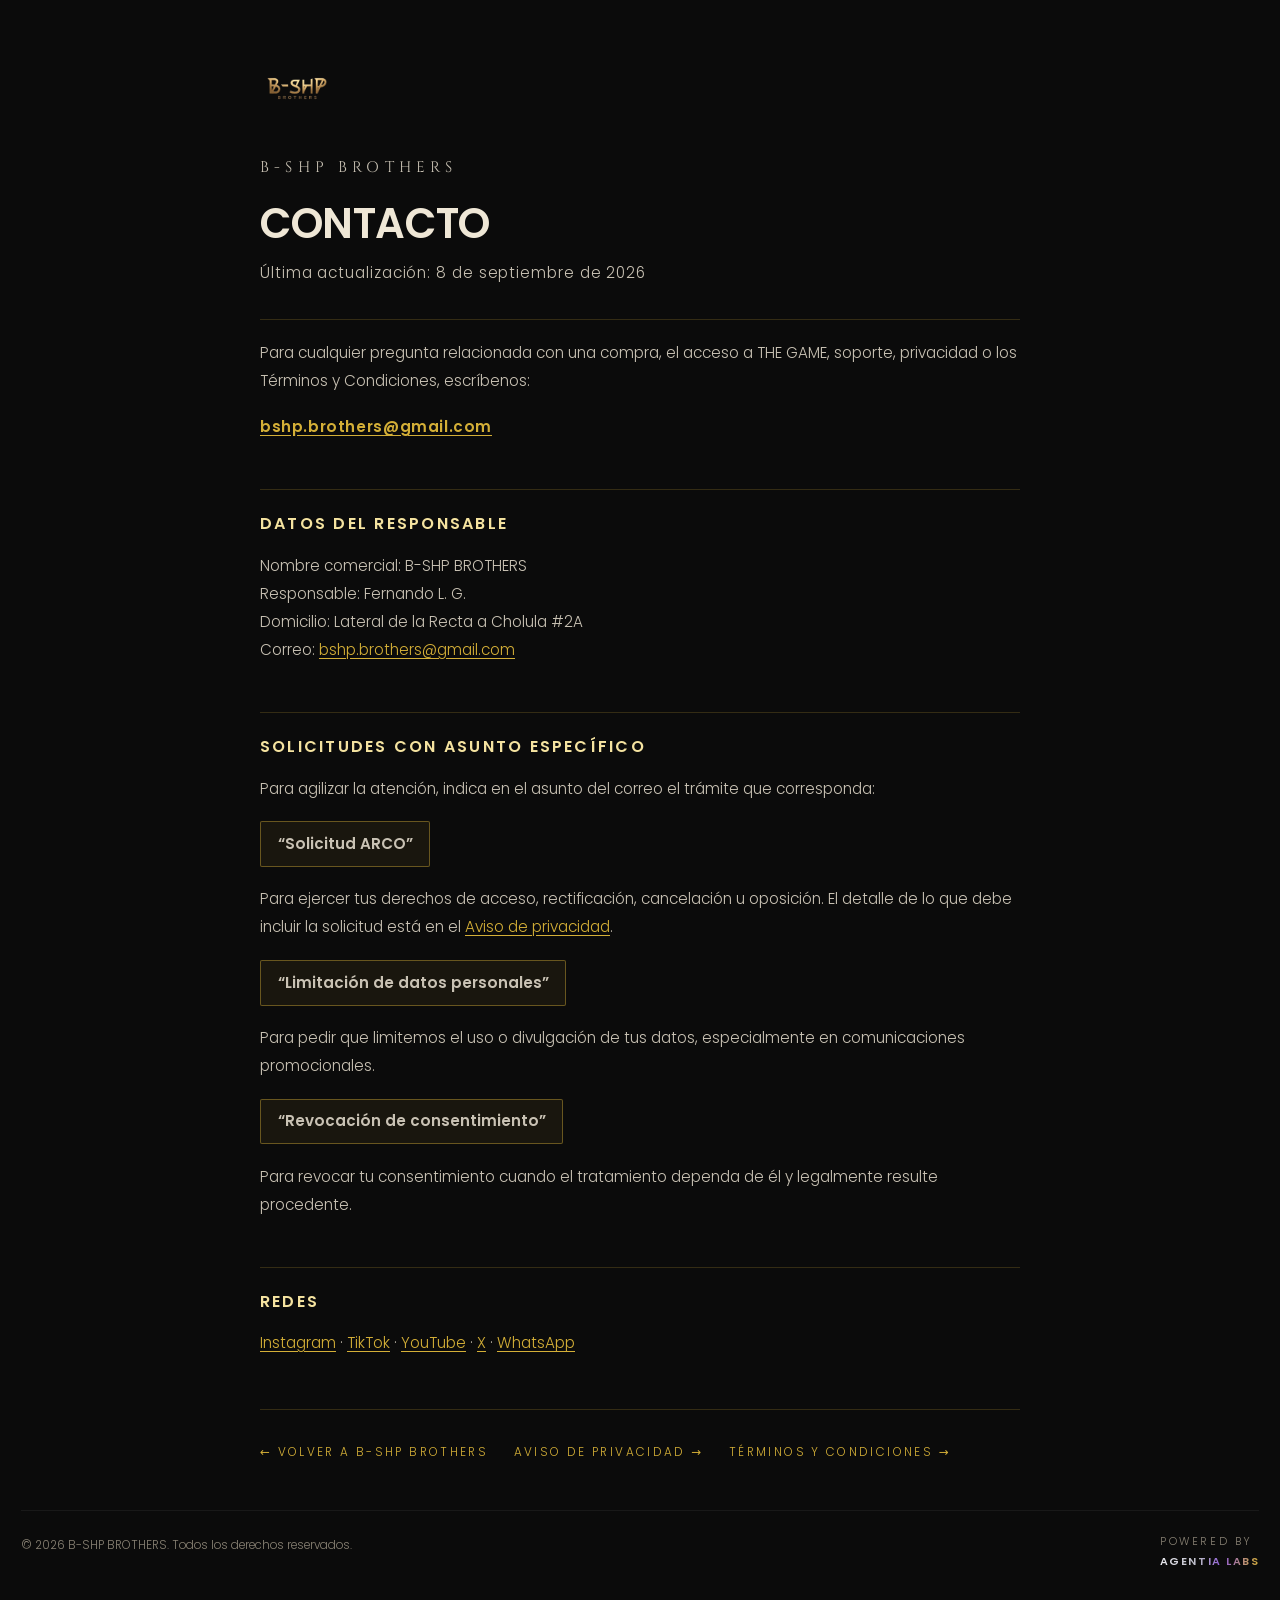
<file: web/legal/contacto.html>
<!DOCTYPE html>
<html lang="es-MX">
<head>
<meta charset="utf-8">
<meta name="viewport" content="width=device-width,initial-scale=1">
<title>Contacto — B-SHP BROTHERS</title>
<meta name="description" content="Contacto de B-SHP BROTHERS.">
<meta name="theme-color" content="#0B0B0B">
<link rel="icon" href="../assets/img/logo-emblem-v2.png">
<link rel="preconnect" href="https://fonts.googleapis.com">
<link rel="preconnect" href="https://fonts.gstatic.com" crossorigin>
<link href="https://fonts.googleapis.com/css2?family=Cinzel:wght@400;600&family=Poppins:wght@300;400;500;600;700&display=swap" rel="stylesheet">
<link rel="stylesheet" href="../assets/css/home-v2.css">
<style>
  .legal{min-height:100svh;display:flex;flex-direction:column;padding:clamp(2rem,6vw,4.5rem) 0}
  .legal__in{width:min(100% - 2.6rem,760px);margin-inline:auto;flex:1}
  .legal__logo{height:34px;width:auto;margin-bottom:3rem}
  .legal h1{font-family:var(--ff-display);font-weight:600;font-size:clamp(1.6rem,4vw,2.6rem);
    text-transform:uppercase;letter-spacing:-.01em;color:var(--crema);margin:0 0 .8rem;line-height:1.1}
  .legal__marca{font-family:var(--ff-serif);font-size:.8rem;letter-spacing:.34em;
    text-transform:uppercase;color:var(--oro);margin:0 0 .5rem}
  .legal__fecha{font-size:.78rem;letter-spacing:.06em;color:var(--texto-tenue);
    margin:0 0 2.6rem;padding-bottom:2rem;border-bottom:1px solid var(--linea)}
  .legal h2{font-family:var(--ff-display);font-weight:600;font-size:clamp(.86rem,1.5vw,1rem);
    letter-spacing:.14em;text-transform:uppercase;color:var(--oro-claro);
    margin:3rem 0 1.2rem;padding-top:1.6rem;border-top:1px solid var(--linea)}
  .legal p{color:var(--texto);margin:0 0 1.15rem;font-size:.95rem;line-height:1.85}
  .legal p b{color:var(--oro-claro);font-weight:600}
  .legal a{color:var(--oro);text-decoration:underline;text-underline-offset:3px}
  .legal a:hover{color:var(--oro-claro)}
  .legal__mail{font-family:var(--ff-display);font-weight:600;font-size:1rem;letter-spacing:.04em}
  .legal__asunto{display:inline-block;padding:.55rem 1.1rem;border-radius:2px;
    background:rgba(212,175,55,.07);box-shadow:inset 0 0 0 1px var(--linea-fuerte);
    font-family:var(--ff-display);font-weight:600;font-size:.8rem;color:var(--oro-claro)}
  .legal__pie{display:flex;flex-wrap:wrap;gap:1.6rem;margin-top:3.2rem;padding-top:2rem;
    border-top:1px solid var(--linea)}
  .legal__pie a{display:inline-flex;align-items:center;gap:.6rem;text-decoration:none;
    font-family:var(--ff-display);font-size:.74rem;letter-spacing:.2em;text-transform:uppercase}
</style>
</head>
<body>
<main class="legal">
  <div class="legal__in">
    <a href="../"><img class="legal__logo" src="../assets/img/logo-wordmark-v2.png" alt="B-SHP BROTHERS"></a>

    <p class="legal__marca">B-SHP Brothers</p>
    <h1>Contacto</h1>
    <p class="legal__fecha">Última actualización: 8 de septiembre de 2026</p>

      <p>Para cualquier pregunta relacionada con una compra, el acceso a THE GAME, soporte,
      privacidad o los Términos y Condiciones, escríbenos:</p>

      <p class="legal__mail"><a href="mailto:bshp.brothers@gmail.com">bshp.brothers@gmail.com</a></p>

      <h2>DATOS DEL RESPONSABLE</h2>
      <p>Nombre comercial: B-SHP BROTHERS<br>Responsable: Fernando L. G.<br>Domicilio: Lateral de la Recta a Cholula #2A<br>Correo: <a href="mailto:bshp.brothers@gmail.com">bshp.brothers@gmail.com</a></p>

      <h2>SOLICITUDES CON ASUNTO ESPECÍFICO</h2>
      <p>Para agilizar la atención, indica en el asunto del correo el trámite que corresponda:</p>
      <p class="legal__asunto">“Solicitud ARCO”</p>
      <p>Para ejercer tus derechos de acceso, rectificación, cancelación u oposición.
      El detalle de lo que debe incluir la solicitud está en el
      <a href="privacidad.html">Aviso de privacidad</a>.</p>
      <p class="legal__asunto">“Limitación de datos personales”</p>
      <p>Para pedir que limitemos el uso o divulgación de tus datos, especialmente en
      comunicaciones promocionales.</p>
      <p class="legal__asunto">“Revocación de consentimiento”</p>
      <p>Para revocar tu consentimiento cuando el tratamiento dependa de él y legalmente resulte procedente.</p>

      <h2>REDES</h2>
      <p>
        <a href="https://www.instagram.com/bshp.bros?igsi=MWVrZGQ1bGd3djQ1eg==" target="_blank" rel="noopener">Instagram</a> ·
        <a href="https://www.tiktok.com/@bshp.bros?_r=1&amp;_t=ZS-99T7035ZO1I" target="_blank" rel="noopener">TikTok</a> ·
        <a href="https://youtube.com/@bshp.brothers?si=FQZBddZGLAGH24N5" target="_blank" rel="noopener">YouTube</a> ·
        <a href="https://x.com/bshpbrothers" target="_blank" rel="noopener">X</a> ·
        <a href="https://wa.me/5215574802651" target="_blank" rel="noopener">WhatsApp</a>
      </p>

    <div class="legal__pie">
      <a href="../">&larr; Volver a B-SHP Brothers</a>
      <a href="privacidad.html">Aviso de privacidad &rarr;</a>
      <a href="terminos.html">Términos y condiciones &rarr;</a>
    </div>
  </div>

  <footer class="foot" style="border:0;background:transparent;padding:3rem 0 0">
    <div class="wrap">
      <div class="foot__bar" style="margin:0;border-top:1px solid rgba(255,255,255,.06)">
        <span>© 2026 B-SHP BROTHERS. Todos los derechos reservados.</span>
        <span class="foot__by">Powered by<b>AGENTIA LABS</b></span>
      </div>
    </div>
  </footer>
</main>
</body>
</html>
</file>
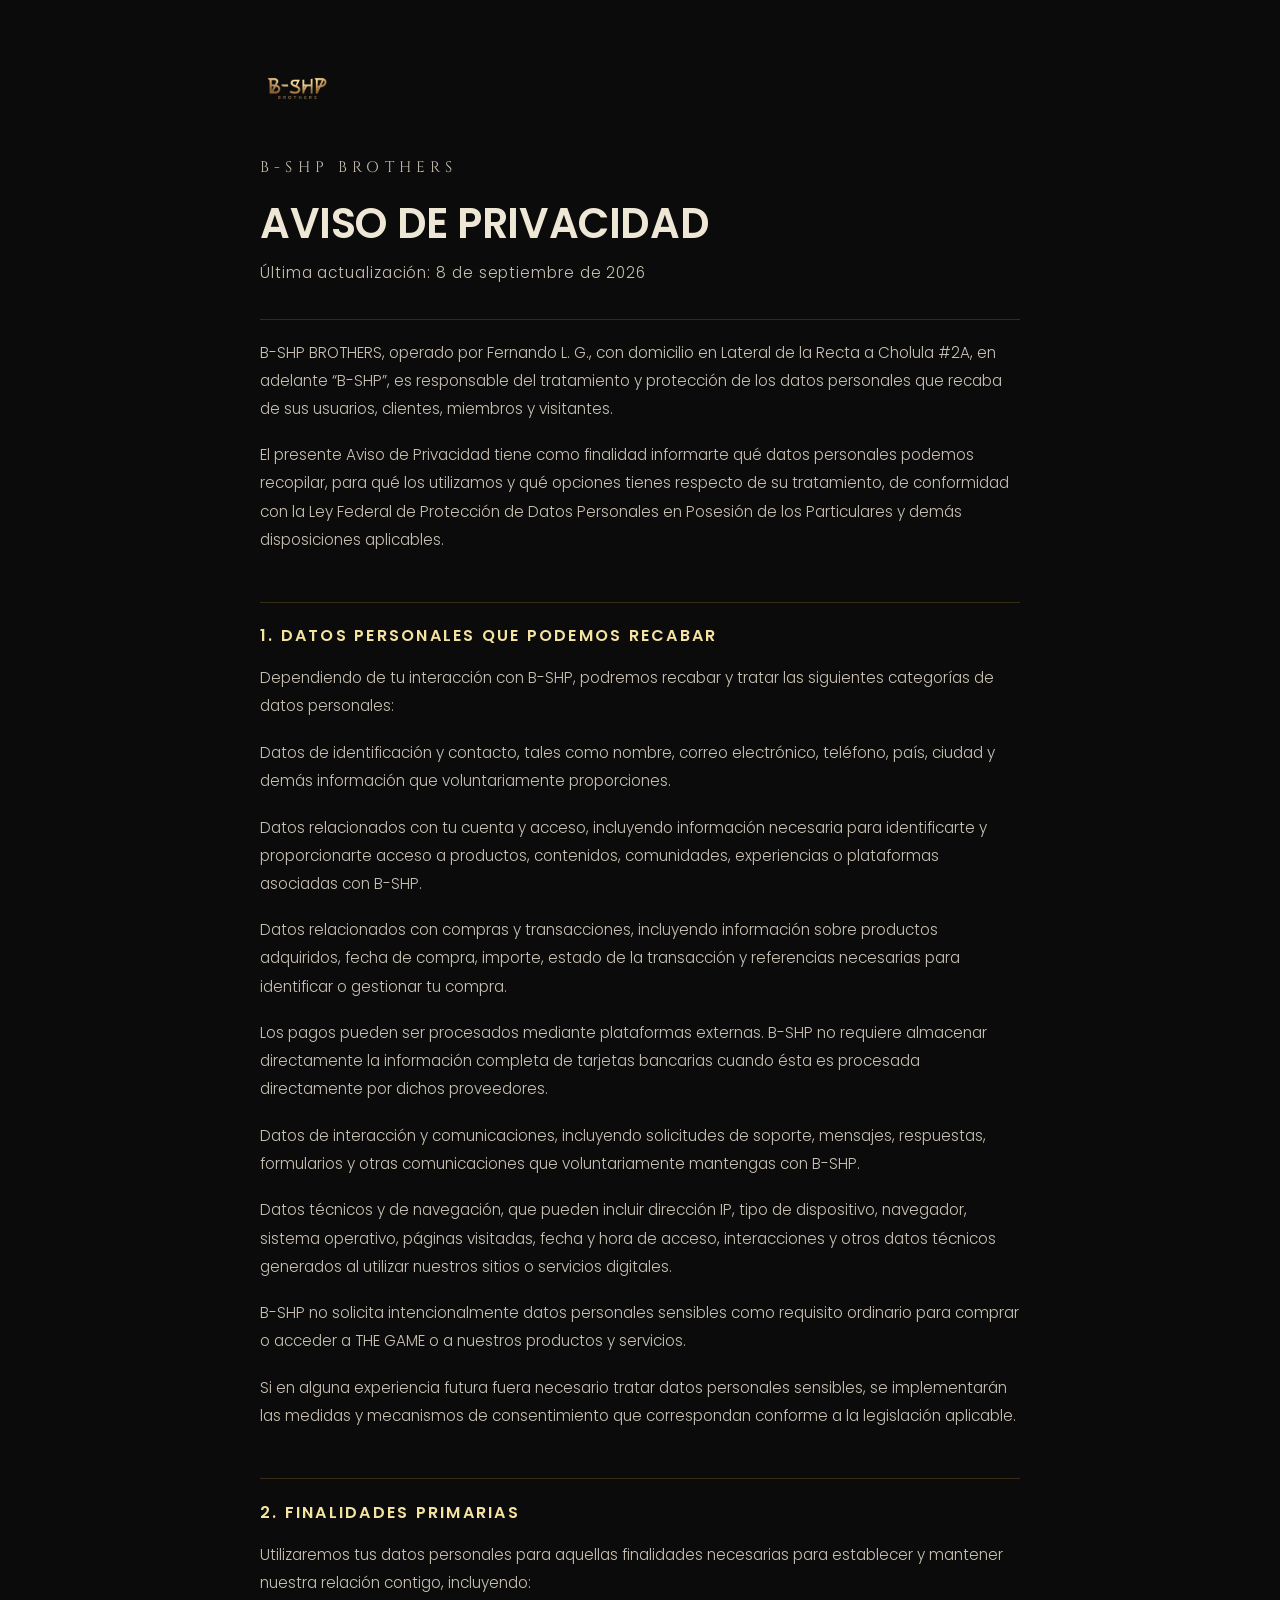
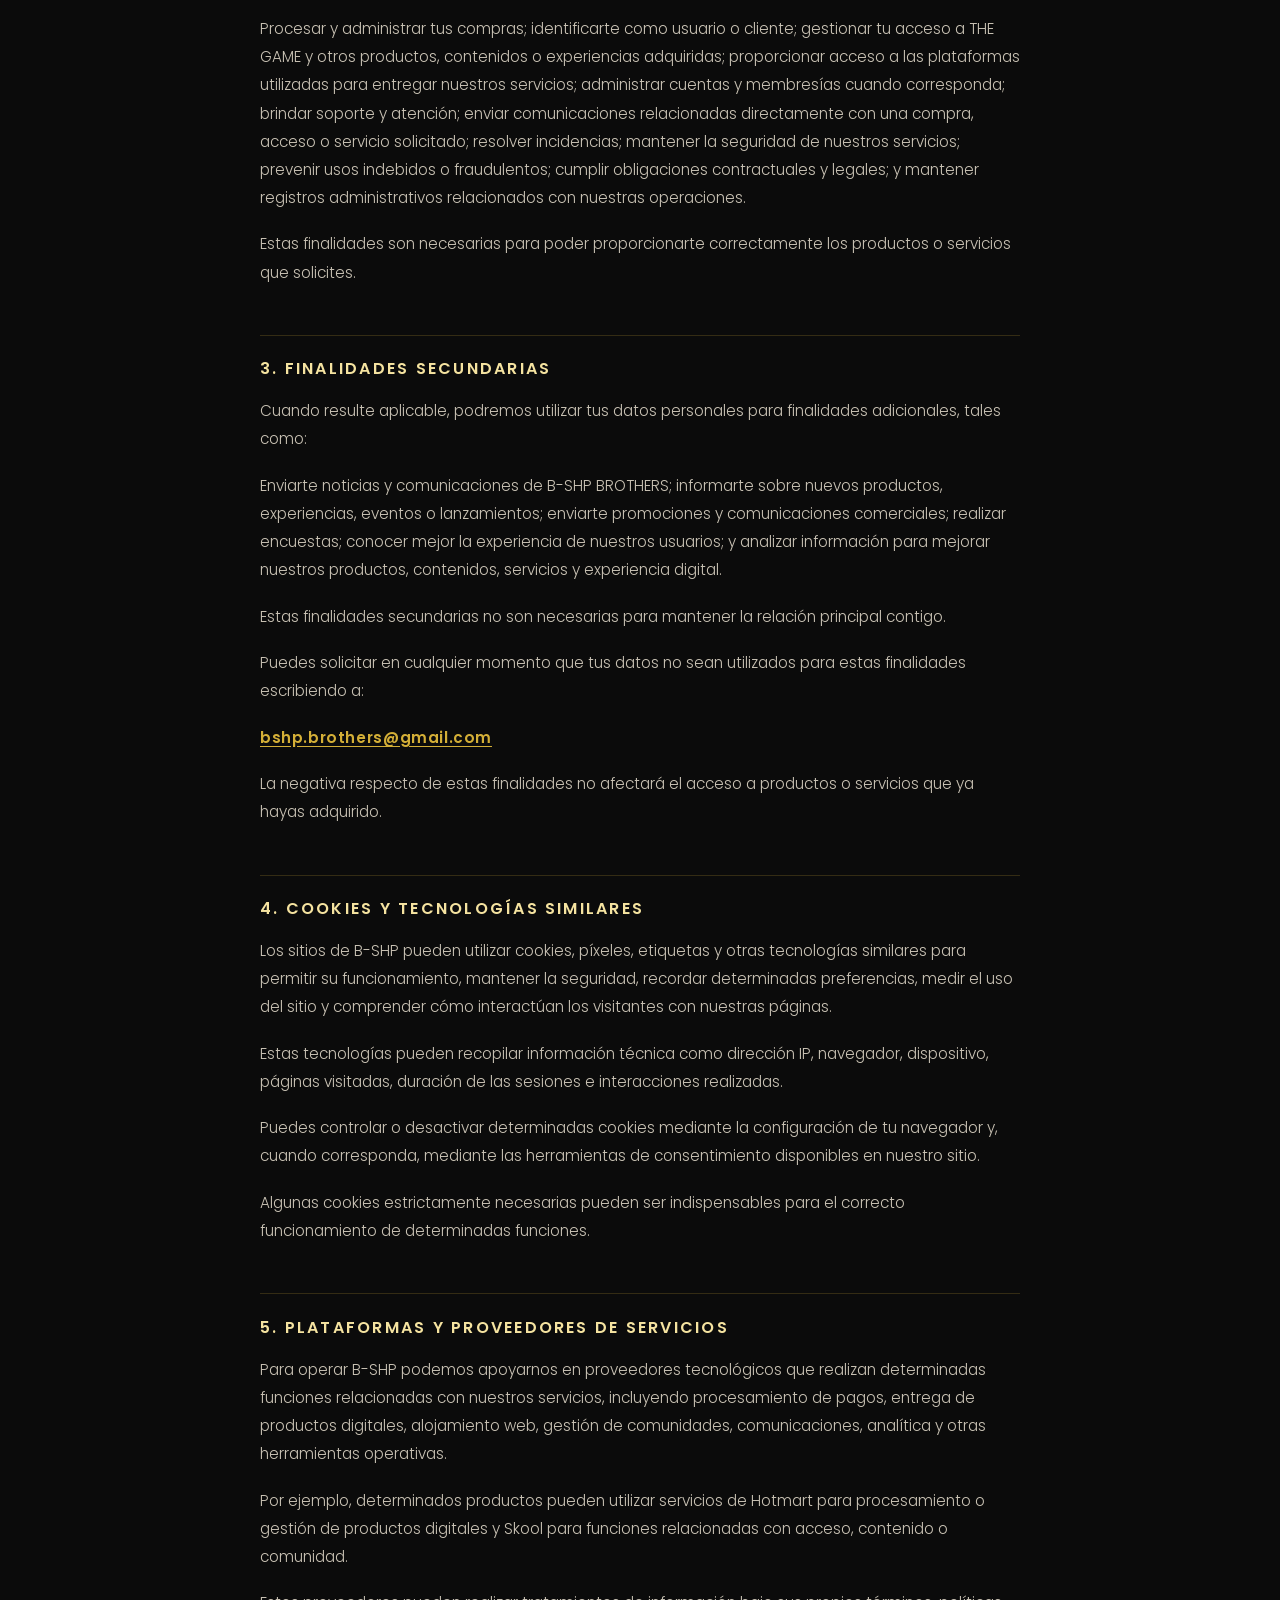
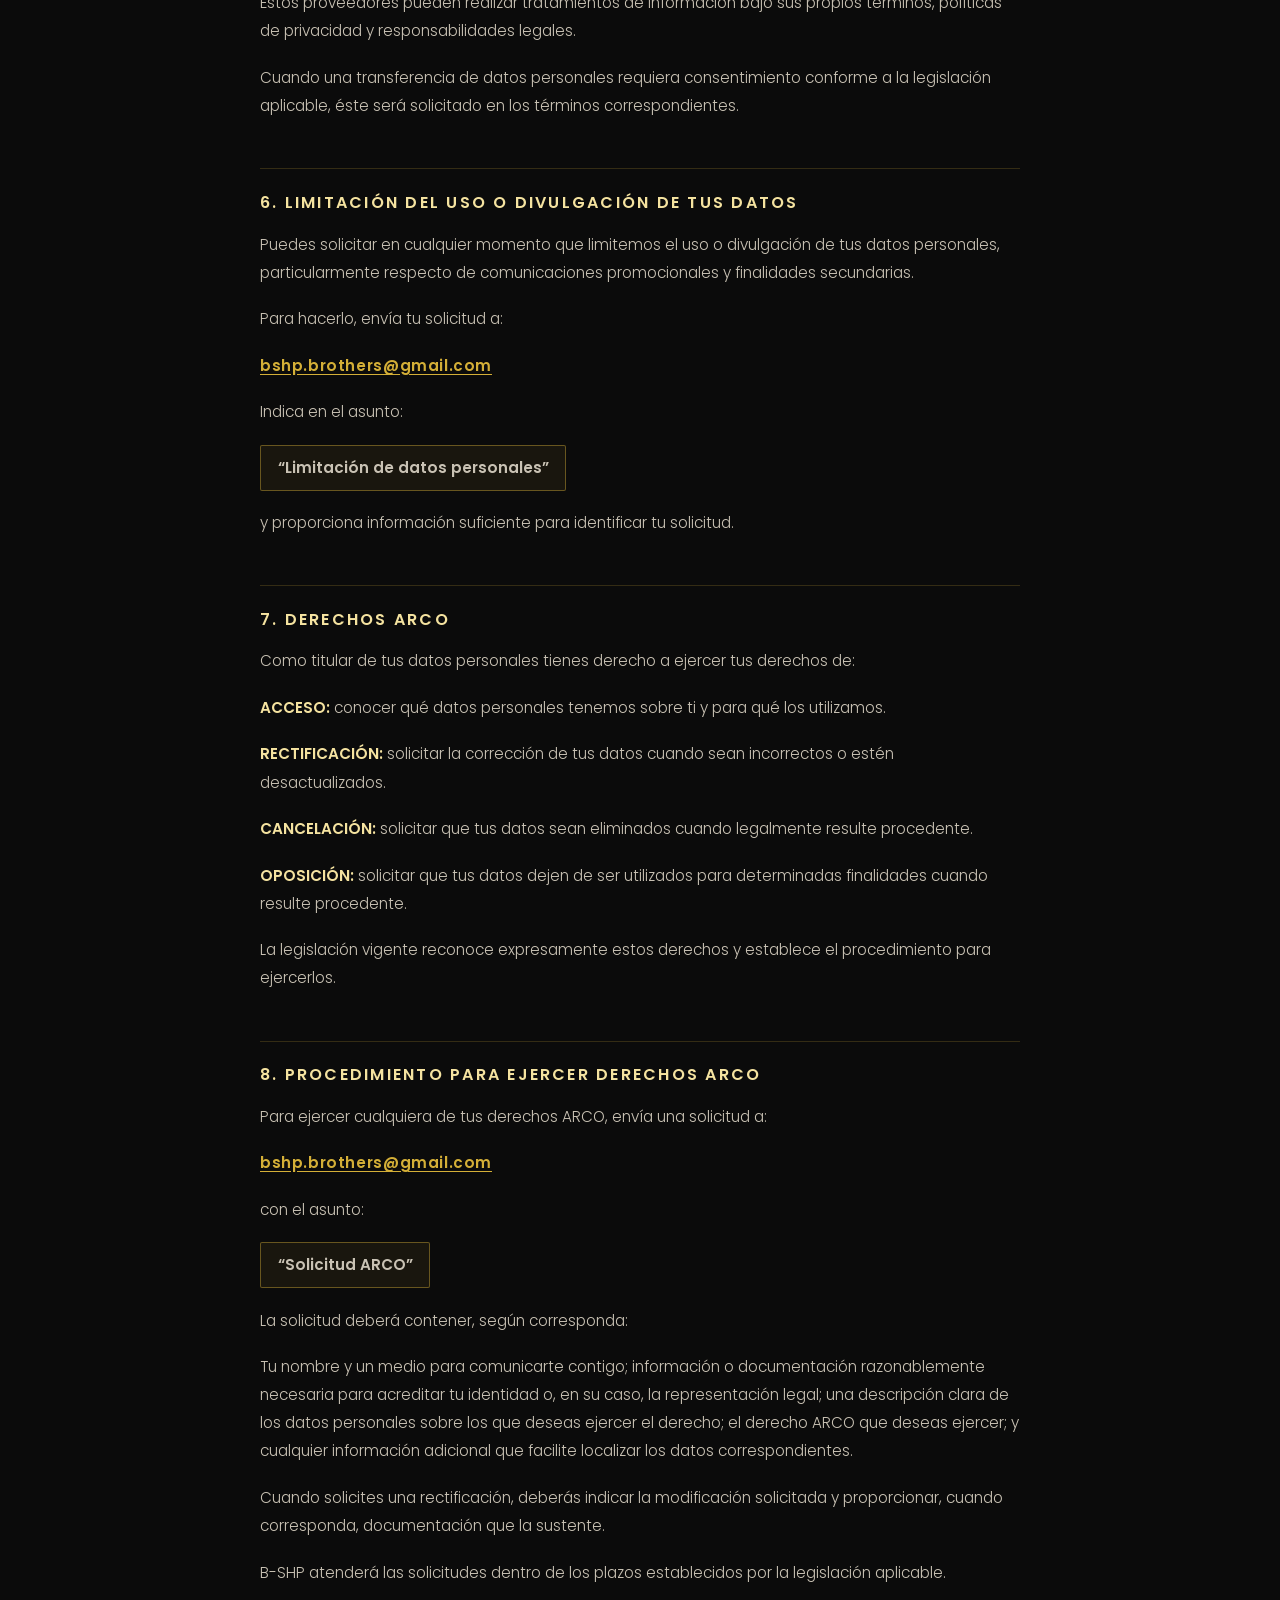
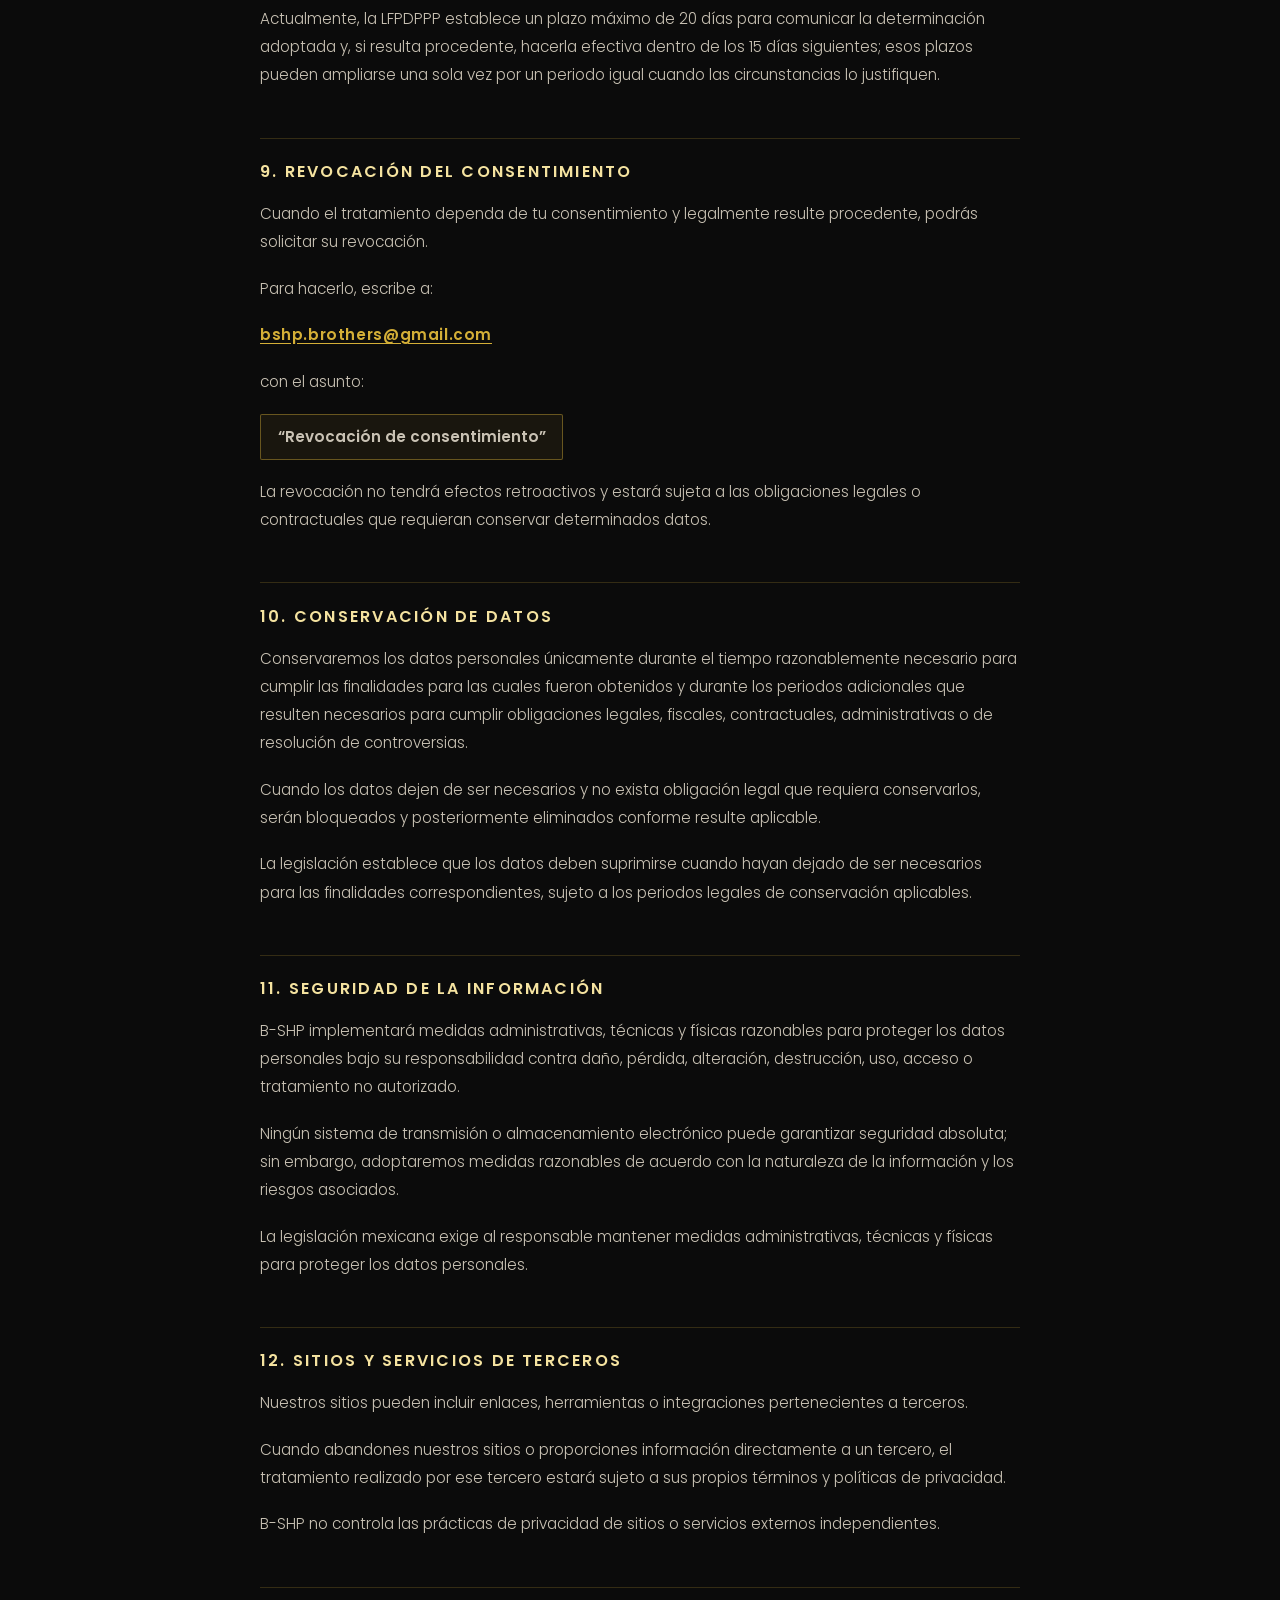
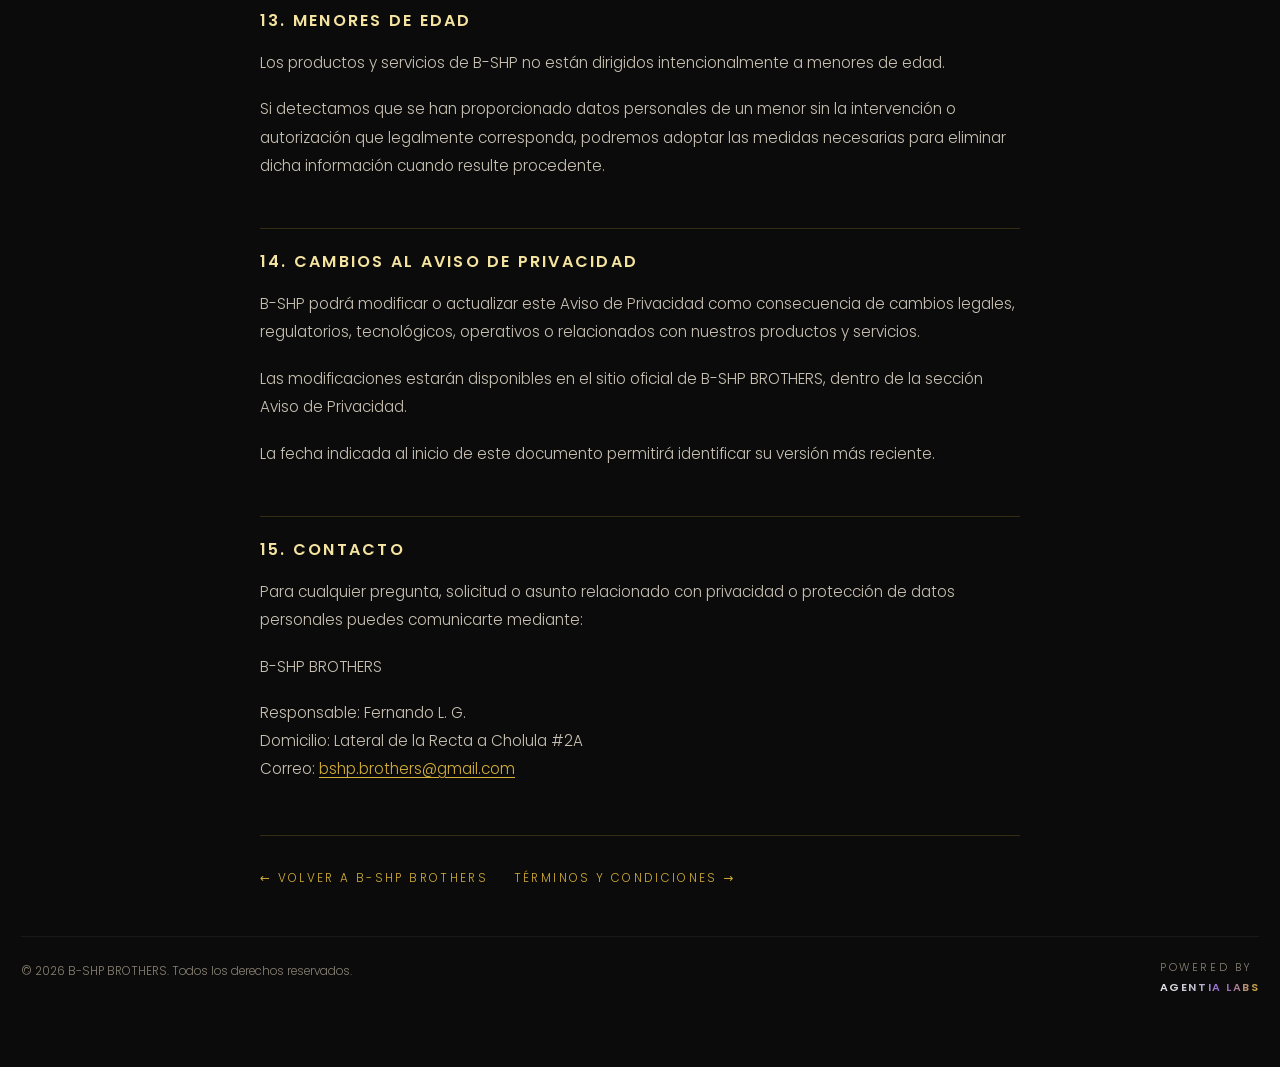
<file: web/legal/privacidad.html>
<!DOCTYPE html>
<html lang="es-MX">
<head>
<meta charset="utf-8">
<meta name="viewport" content="width=device-width,initial-scale=1">
<title>Aviso de privacidad — B-SHP BROTHERS</title>
<meta name="description" content="Aviso de privacidad de B-SHP BROTHERS.">
<meta name="theme-color" content="#0B0B0B">
<link rel="icon" href="../assets/img/logo-emblem-v2.png">
<link rel="preconnect" href="https://fonts.googleapis.com">
<link rel="preconnect" href="https://fonts.gstatic.com" crossorigin>
<link href="https://fonts.googleapis.com/css2?family=Cinzel:wght@400;600&family=Poppins:wght@300;400;500;600;700&display=swap" rel="stylesheet">
<link rel="stylesheet" href="../assets/css/home-v2.css">
<style>
  .legal{min-height:100svh;display:flex;flex-direction:column;padding:clamp(2rem,6vw,4.5rem) 0}
  .legal__in{width:min(100% - 2.6rem,760px);margin-inline:auto;flex:1}
  .legal__logo{height:34px;width:auto;margin-bottom:3rem}
  .legal h1{font-family:var(--ff-display);font-weight:600;font-size:clamp(1.6rem,4vw,2.6rem);
    text-transform:uppercase;letter-spacing:-.01em;color:var(--crema);margin:0 0 .8rem;line-height:1.1}
  .legal__marca{font-family:var(--ff-serif);font-size:.8rem;letter-spacing:.34em;
    text-transform:uppercase;color:var(--oro);margin:0 0 .5rem}
  .legal__fecha{font-size:.78rem;letter-spacing:.06em;color:var(--texto-tenue);
    margin:0 0 2.6rem;padding-bottom:2rem;border-bottom:1px solid var(--linea)}
  .legal h2{font-family:var(--ff-display);font-weight:600;font-size:clamp(.86rem,1.5vw,1rem);
    letter-spacing:.14em;text-transform:uppercase;color:var(--oro-claro);
    margin:3rem 0 1.2rem;padding-top:1.6rem;border-top:1px solid var(--linea)}
  .legal p{color:var(--texto);margin:0 0 1.15rem;font-size:.95rem;line-height:1.85}
  .legal p b{color:var(--oro-claro);font-weight:600}
  .legal a{color:var(--oro);text-decoration:underline;text-underline-offset:3px}
  .legal a:hover{color:var(--oro-claro)}
  .legal__mail{font-family:var(--ff-display);font-weight:600;font-size:1rem;letter-spacing:.04em}
  .legal__asunto{display:inline-block;padding:.55rem 1.1rem;border-radius:2px;
    background:rgba(212,175,55,.07);box-shadow:inset 0 0 0 1px var(--linea-fuerte);
    font-family:var(--ff-display);font-weight:600;font-size:.8rem;color:var(--oro-claro)}
  .legal__pie{display:flex;flex-wrap:wrap;gap:1.6rem;margin-top:3.2rem;padding-top:2rem;
    border-top:1px solid var(--linea)}
  .legal__pie a{display:inline-flex;align-items:center;gap:.6rem;text-decoration:none;
    font-family:var(--ff-display);font-size:.74rem;letter-spacing:.2em;text-transform:uppercase}
</style>
</head>
<body>
<main class="legal">
  <div class="legal__in">
    <a href="../"><img class="legal__logo" src="../assets/img/logo-wordmark-v2.png" alt="B-SHP BROTHERS"></a>

    <p class="legal__marca">B-SHP Brothers</p>
    <h1>Aviso de privacidad</h1>
    <p class="legal__fecha">Última actualización: 8 de septiembre de 2026</p>

      <p>B-SHP BROTHERS, operado por Fernando L. G., con domicilio en Lateral de la Recta a Cholula #2A, en adelante “B-SHP”, es responsable del tratamiento y protección de los datos personales que recaba de sus usuarios, clientes, miembros y visitantes.</p>
      <p>El presente Aviso de Privacidad tiene como finalidad informarte qué datos personales podemos recopilar, para qué los utilizamos y qué opciones tienes respecto de su tratamiento, de conformidad con la Ley Federal de Protección de Datos Personales en Posesión de los Particulares y demás disposiciones aplicables.</p>
      <h2>1. DATOS PERSONALES QUE PODEMOS RECABAR</h2>
      <p>Dependiendo de tu interacción con B-SHP, podremos recabar y tratar las siguientes categorías de datos personales:</p>
      <p>Datos de identificación y contacto, tales como nombre, correo electrónico, teléfono, país, ciudad y demás información que voluntariamente proporciones.</p>
      <p>Datos relacionados con tu cuenta y acceso, incluyendo información necesaria para identificarte y proporcionarte acceso a productos, contenidos, comunidades, experiencias o plataformas asociadas con B-SHP.</p>
      <p>Datos relacionados con compras y transacciones, incluyendo información sobre productos adquiridos, fecha de compra, importe, estado de la transacción y referencias necesarias para identificar o gestionar tu compra.</p>
      <p>Los pagos pueden ser procesados mediante plataformas externas. B-SHP no requiere almacenar directamente la información completa de tarjetas bancarias cuando ésta es procesada directamente por dichos proveedores.</p>
      <p>Datos de interacción y comunicaciones, incluyendo solicitudes de soporte, mensajes, respuestas, formularios y otras comunicaciones que voluntariamente mantengas con B-SHP.</p>
      <p>Datos técnicos y de navegación, que pueden incluir dirección IP, tipo de dispositivo, navegador, sistema operativo, páginas visitadas, fecha y hora de acceso, interacciones y otros datos técnicos generados al utilizar nuestros sitios o servicios digitales.</p>
      <p>B-SHP no solicita intencionalmente datos personales sensibles como requisito ordinario para comprar o acceder a THE GAME o a nuestros productos y servicios.</p>
      <p>Si en alguna experiencia futura fuera necesario tratar datos personales sensibles, se implementarán las medidas y mecanismos de consentimiento que correspondan conforme a la legislación aplicable.</p>
      <h2>2. FINALIDADES PRIMARIAS</h2>
      <p>Utilizaremos tus datos personales para aquellas finalidades necesarias para establecer y mantener nuestra relación contigo, incluyendo:</p>
      <p>Procesar y administrar tus compras; identificarte como usuario o cliente; gestionar tu acceso a THE GAME y otros productos, contenidos o experiencias adquiridas; proporcionar acceso a las plataformas utilizadas para entregar nuestros servicios; administrar cuentas y membresías cuando corresponda; brindar soporte y atención; enviar comunicaciones relacionadas directamente con una compra, acceso o servicio solicitado; resolver incidencias; mantener la seguridad de nuestros servicios; prevenir usos indebidos o fraudulentos; cumplir obligaciones contractuales y legales; y mantener registros administrativos relacionados con nuestras operaciones.</p>
      <p>Estas finalidades son necesarias para poder proporcionarte correctamente los productos o servicios que solicites.</p>
      <h2>3. FINALIDADES SECUNDARIAS</h2>
      <p>Cuando resulte aplicable, podremos utilizar tus datos personales para finalidades adicionales, tales como:</p>
      <p>Enviarte noticias y comunicaciones de B-SHP BROTHERS; informarte sobre nuevos productos, experiencias, eventos o lanzamientos; enviarte promociones y comunicaciones comerciales; realizar encuestas; conocer mejor la experiencia de nuestros usuarios; y analizar información para mejorar nuestros productos, contenidos, servicios y experiencia digital.</p>
      <p>Estas finalidades secundarias no son necesarias para mantener la relación principal contigo.</p>
      <p>Puedes solicitar en cualquier momento que tus datos no sean utilizados para estas finalidades escribiendo a:</p>
      <p class="legal__mail"><a href="mailto:bshp.brothers@gmail.com">bshp.brothers@gmail.com</a></p>
      <p>La negativa respecto de estas finalidades no afectará el acceso a productos o servicios que ya hayas adquirido.</p>
      <h2>4. COOKIES Y TECNOLOGÍAS SIMILARES</h2>
      <p>Los sitios de B-SHP pueden utilizar cookies, píxeles, etiquetas y otras tecnologías similares para permitir su funcionamiento, mantener la seguridad, recordar determinadas preferencias, medir el uso del sitio y comprender cómo interactúan los visitantes con nuestras páginas.</p>
      <p>Estas tecnologías pueden recopilar información técnica como dirección IP, navegador, dispositivo, páginas visitadas, duración de las sesiones e interacciones realizadas.</p>
      <p>Puedes controlar o desactivar determinadas cookies mediante la configuración de tu navegador y, cuando corresponda, mediante las herramientas de consentimiento disponibles en nuestro sitio.</p>
      <p>Algunas cookies estrictamente necesarias pueden ser indispensables para el correcto funcionamiento de determinadas funciones.</p>
      <h2>5. PLATAFORMAS Y PROVEEDORES DE SERVICIOS</h2>
      <p>Para operar B-SHP podemos apoyarnos en proveedores tecnológicos que realizan determinadas funciones relacionadas con nuestros servicios, incluyendo procesamiento de pagos, entrega de productos digitales, alojamiento web, gestión de comunidades, comunicaciones, analítica y otras herramientas operativas.</p>
      <p>Por ejemplo, determinados productos pueden utilizar servicios de Hotmart para procesamiento o gestión de productos digitales y Skool para funciones relacionadas con acceso, contenido o comunidad.</p>
      <p>Estos proveedores pueden realizar tratamientos de información bajo sus propios términos, políticas de privacidad y responsabilidades legales.</p>
      <p>Cuando una transferencia de datos personales requiera consentimiento conforme a la legislación aplicable, éste será solicitado en los términos correspondientes.</p>
      <h2>6. LIMITACIÓN DEL USO O DIVULGACIÓN DE TUS DATOS</h2>
      <p>Puedes solicitar en cualquier momento que limitemos el uso o divulgación de tus datos personales, particularmente respecto de comunicaciones promocionales y finalidades secundarias.</p>
      <p>Para hacerlo, envía tu solicitud a:</p>
      <p class="legal__mail"><a href="mailto:bshp.brothers@gmail.com">bshp.brothers@gmail.com</a></p>
      <p>Indica en el asunto:</p>
      <p class="legal__asunto">“Limitación de datos personales”</p>
      <p>y proporciona información suficiente para identificar tu solicitud.</p>
      <h2>7. DERECHOS ARCO</h2>
      <p>Como titular de tus datos personales tienes derecho a ejercer tus derechos de:</p>
      <p><b>ACCESO:</b> conocer qué datos personales tenemos sobre ti y para qué los utilizamos.</p>
      <p><b>RECTIFICACIÓN:</b> solicitar la corrección de tus datos cuando sean incorrectos o estén desactualizados.</p>
      <p><b>CANCELACIÓN:</b> solicitar que tus datos sean eliminados cuando legalmente resulte procedente.</p>
      <p><b>OPOSICIÓN:</b> solicitar que tus datos dejen de ser utilizados para determinadas finalidades cuando resulte procedente.</p>
      <p>La legislación vigente reconoce expresamente estos derechos y establece el procedimiento para ejercerlos.</p>
      <h2>8. PROCEDIMIENTO PARA EJERCER DERECHOS ARCO</h2>
      <p>Para ejercer cualquiera de tus derechos ARCO, envía una solicitud a:</p>
      <p class="legal__mail"><a href="mailto:bshp.brothers@gmail.com">bshp.brothers@gmail.com</a></p>
      <p>con el asunto:</p>
      <p class="legal__asunto">“Solicitud ARCO”</p>
      <p>La solicitud deberá contener, según corresponda:</p>
      <p>Tu nombre y un medio para comunicarte contigo; información o documentación razonablemente necesaria para acreditar tu identidad o, en su caso, la representación legal; una descripción clara de los datos personales sobre los que deseas ejercer el derecho; el derecho ARCO que deseas ejercer; y cualquier información adicional que facilite localizar los datos correspondientes.</p>
      <p>Cuando solicites una rectificación, deberás indicar la modificación solicitada y proporcionar, cuando corresponda, documentación que la sustente.</p>
      <p>B-SHP atenderá las solicitudes dentro de los plazos establecidos por la legislación aplicable.</p>
      <p>Actualmente, la LFPDPPP establece un plazo máximo de 20 días para comunicar la determinación adoptada y, si resulta procedente, hacerla efectiva dentro de los 15 días siguientes; esos plazos pueden ampliarse una sola vez por un periodo igual cuando las circunstancias lo justifiquen.</p>
      <h2>9. REVOCACIÓN DEL CONSENTIMIENTO</h2>
      <p>Cuando el tratamiento dependa de tu consentimiento y legalmente resulte procedente, podrás solicitar su revocación.</p>
      <p>Para hacerlo, escribe a:</p>
      <p class="legal__mail"><a href="mailto:bshp.brothers@gmail.com">bshp.brothers@gmail.com</a></p>
      <p>con el asunto:</p>
      <p class="legal__asunto">“Revocación de consentimiento”</p>
      <p>La revocación no tendrá efectos retroactivos y estará sujeta a las obligaciones legales o contractuales que requieran conservar determinados datos.</p>
      <h2>10. CONSERVACIÓN DE DATOS</h2>
      <p>Conservaremos los datos personales únicamente durante el tiempo razonablemente necesario para cumplir las finalidades para las cuales fueron obtenidos y durante los periodos adicionales que resulten necesarios para cumplir obligaciones legales, fiscales, contractuales, administrativas o de resolución de controversias.</p>
      <p>Cuando los datos dejen de ser necesarios y no exista obligación legal que requiera conservarlos, serán bloqueados y posteriormente eliminados conforme resulte aplicable.</p>
      <p>La legislación establece que los datos deben suprimirse cuando hayan dejado de ser necesarios para las finalidades correspondientes, sujeto a los periodos legales de conservación aplicables.</p>
      <h2>11. SEGURIDAD DE LA INFORMACIÓN</h2>
      <p>B-SHP implementará medidas administrativas, técnicas y físicas razonables para proteger los datos personales bajo su responsabilidad contra daño, pérdida, alteración, destrucción, uso, acceso o tratamiento no autorizado.</p>
      <p>Ningún sistema de transmisión o almacenamiento electrónico puede garantizar seguridad absoluta; sin embargo, adoptaremos medidas razonables de acuerdo con la naturaleza de la información y los riesgos asociados.</p>
      <p>La legislación mexicana exige al responsable mantener medidas administrativas, técnicas y físicas para proteger los datos personales.</p>
      <h2>12. SITIOS Y SERVICIOS DE TERCEROS</h2>
      <p>Nuestros sitios pueden incluir enlaces, herramientas o integraciones pertenecientes a terceros.</p>
      <p>Cuando abandones nuestros sitios o proporciones información directamente a un tercero, el tratamiento realizado por ese tercero estará sujeto a sus propios términos y políticas de privacidad.</p>
      <p>B-SHP no controla las prácticas de privacidad de sitios o servicios externos independientes.</p>
      <h2>13. MENORES DE EDAD</h2>
      <p>Los productos y servicios de B-SHP no están dirigidos intencionalmente a menores de edad.</p>
      <p>Si detectamos que se han proporcionado datos personales de un menor sin la intervención o autorización que legalmente corresponda, podremos adoptar las medidas necesarias para eliminar dicha información cuando resulte procedente.</p>
      <h2>14. CAMBIOS AL AVISO DE PRIVACIDAD</h2>
      <p>B-SHP podrá modificar o actualizar este Aviso de Privacidad como consecuencia de cambios legales, regulatorios, tecnológicos, operativos o relacionados con nuestros productos y servicios.</p>
      <p>Las modificaciones estarán disponibles en el sitio oficial de B-SHP BROTHERS, dentro de la sección Aviso de Privacidad.</p>
      <p>La fecha indicada al inicio de este documento permitirá identificar su versión más reciente.</p>
      <h2>15. CONTACTO</h2>
      <p>Para cualquier pregunta, solicitud o asunto relacionado con privacidad o protección de datos personales puedes comunicarte mediante:</p>
      <p>B-SHP BROTHERS</p>
      <p>Responsable: Fernando L. G.<br>Domicilio: Lateral de la Recta a Cholula #2A<br>Correo: <a href="mailto:bshp.brothers@gmail.com">bshp.brothers@gmail.com</a></p>

    <div class="legal__pie">
      <a href="../">&larr; Volver a B-SHP Brothers</a>
      <a href="terminos.html">Términos y condiciones &rarr;</a>
    </div>
  </div>

  <footer class="foot" style="border:0;background:transparent;padding:3rem 0 0">
    <div class="wrap">
      <div class="foot__bar" style="margin:0;border-top:1px solid rgba(255,255,255,.06)">
        <span>© 2026 B-SHP BROTHERS. Todos los derechos reservados.</span>
        <span class="foot__by">Powered by<b>AGENTIA LABS</b></span>
      </div>
    </div>
  </footer>
</main>
</body>
</html>
</file>
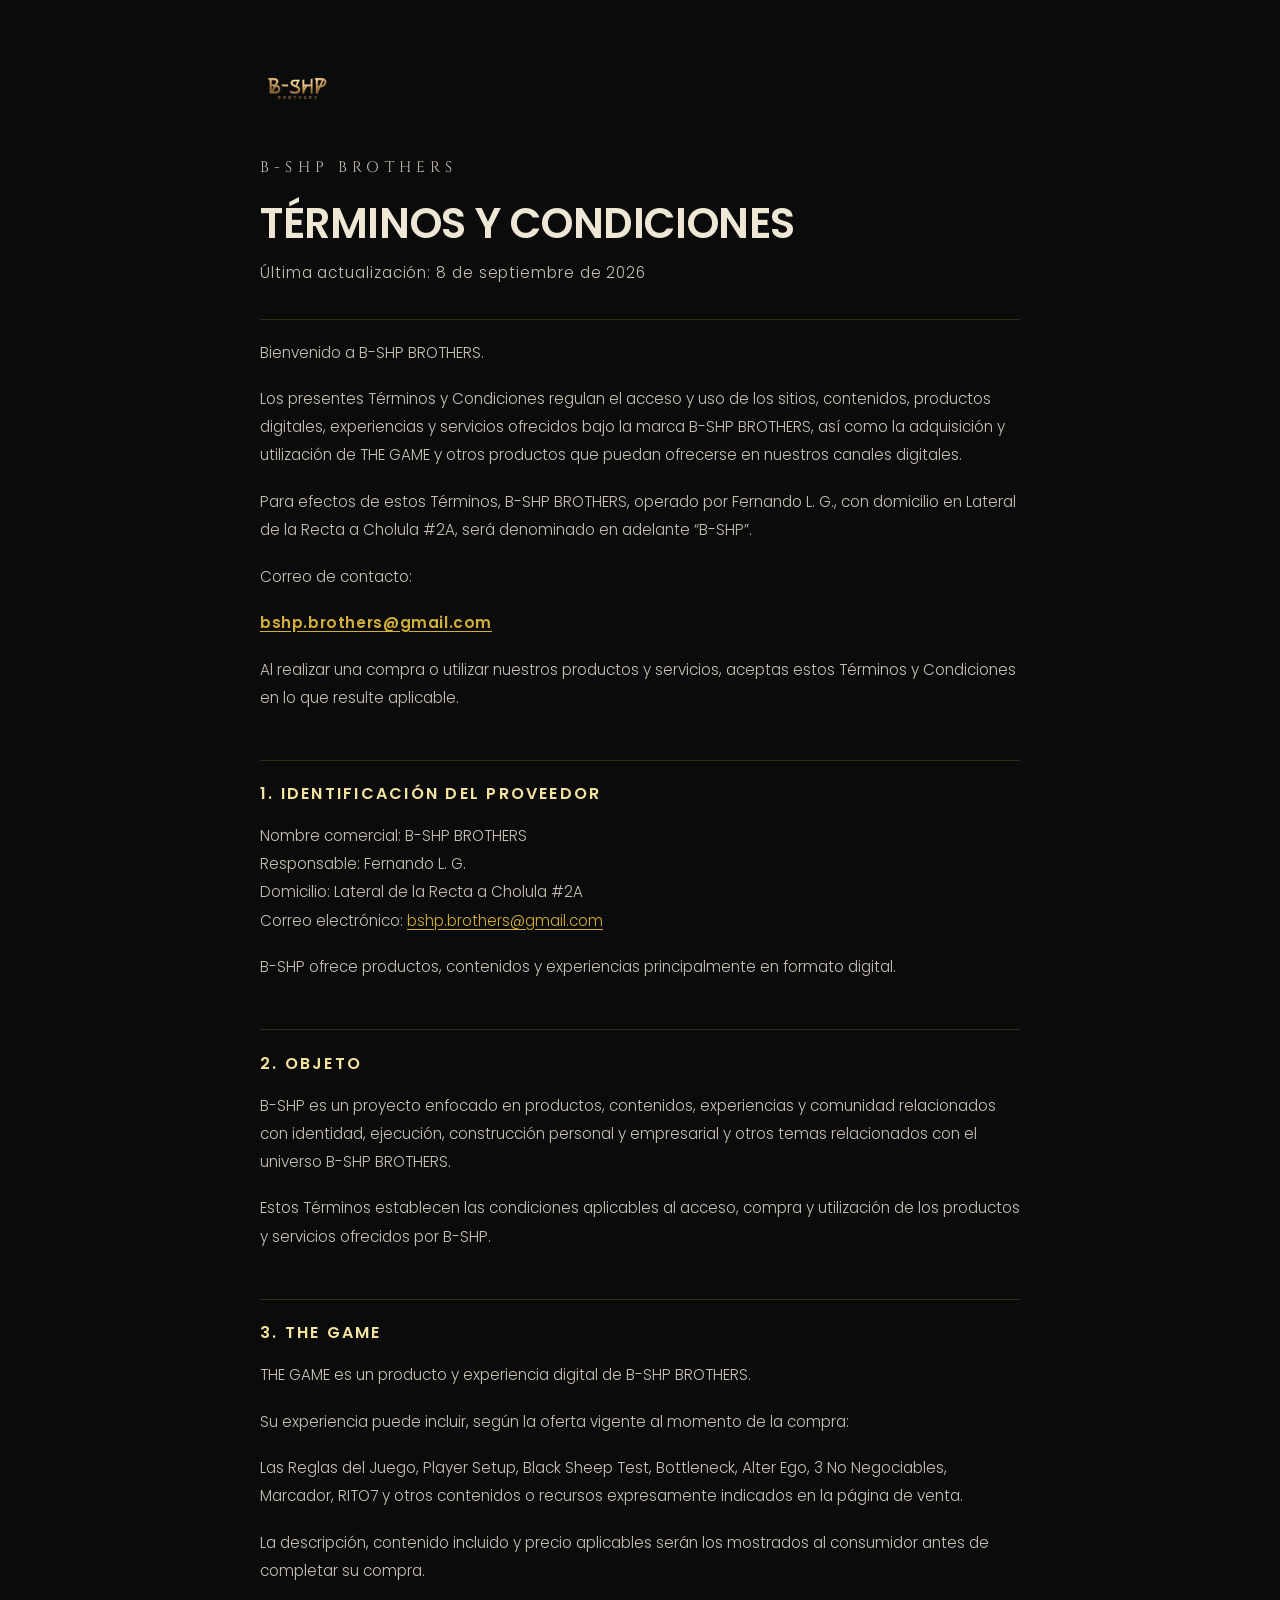
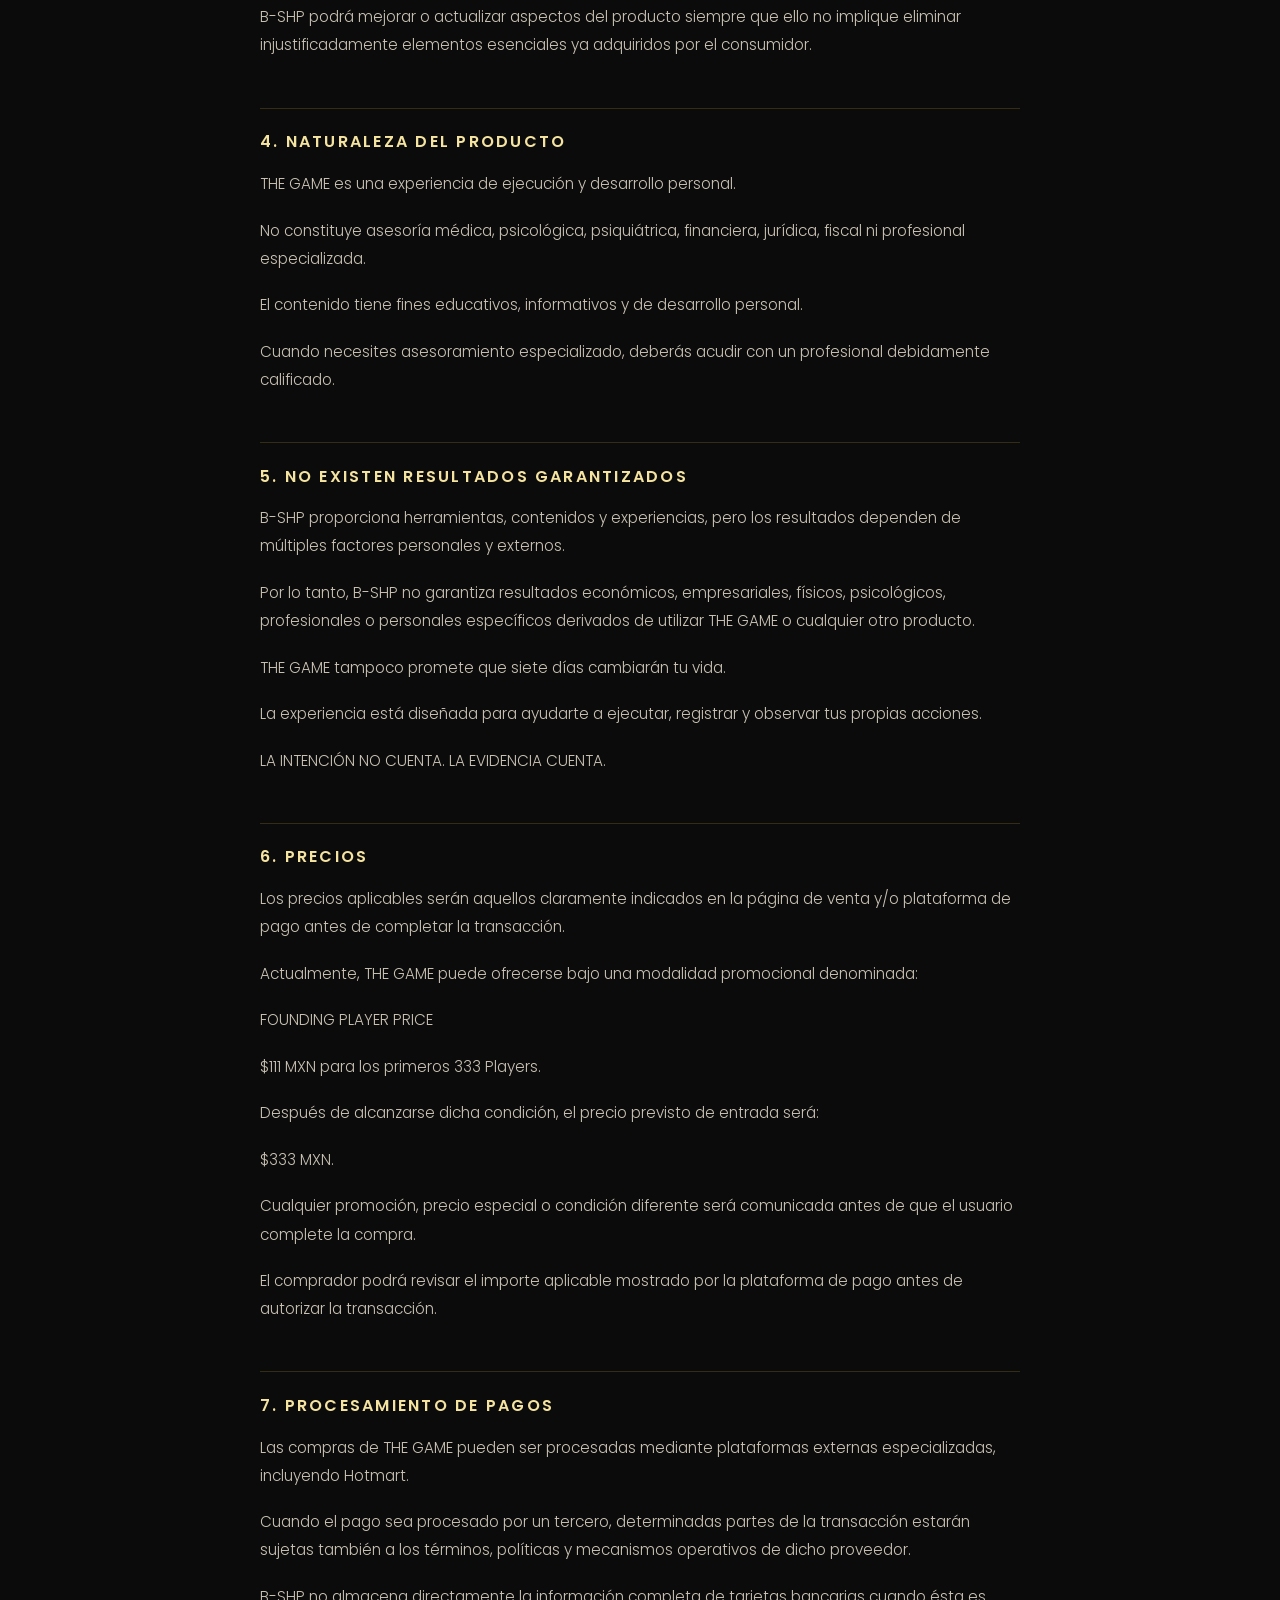
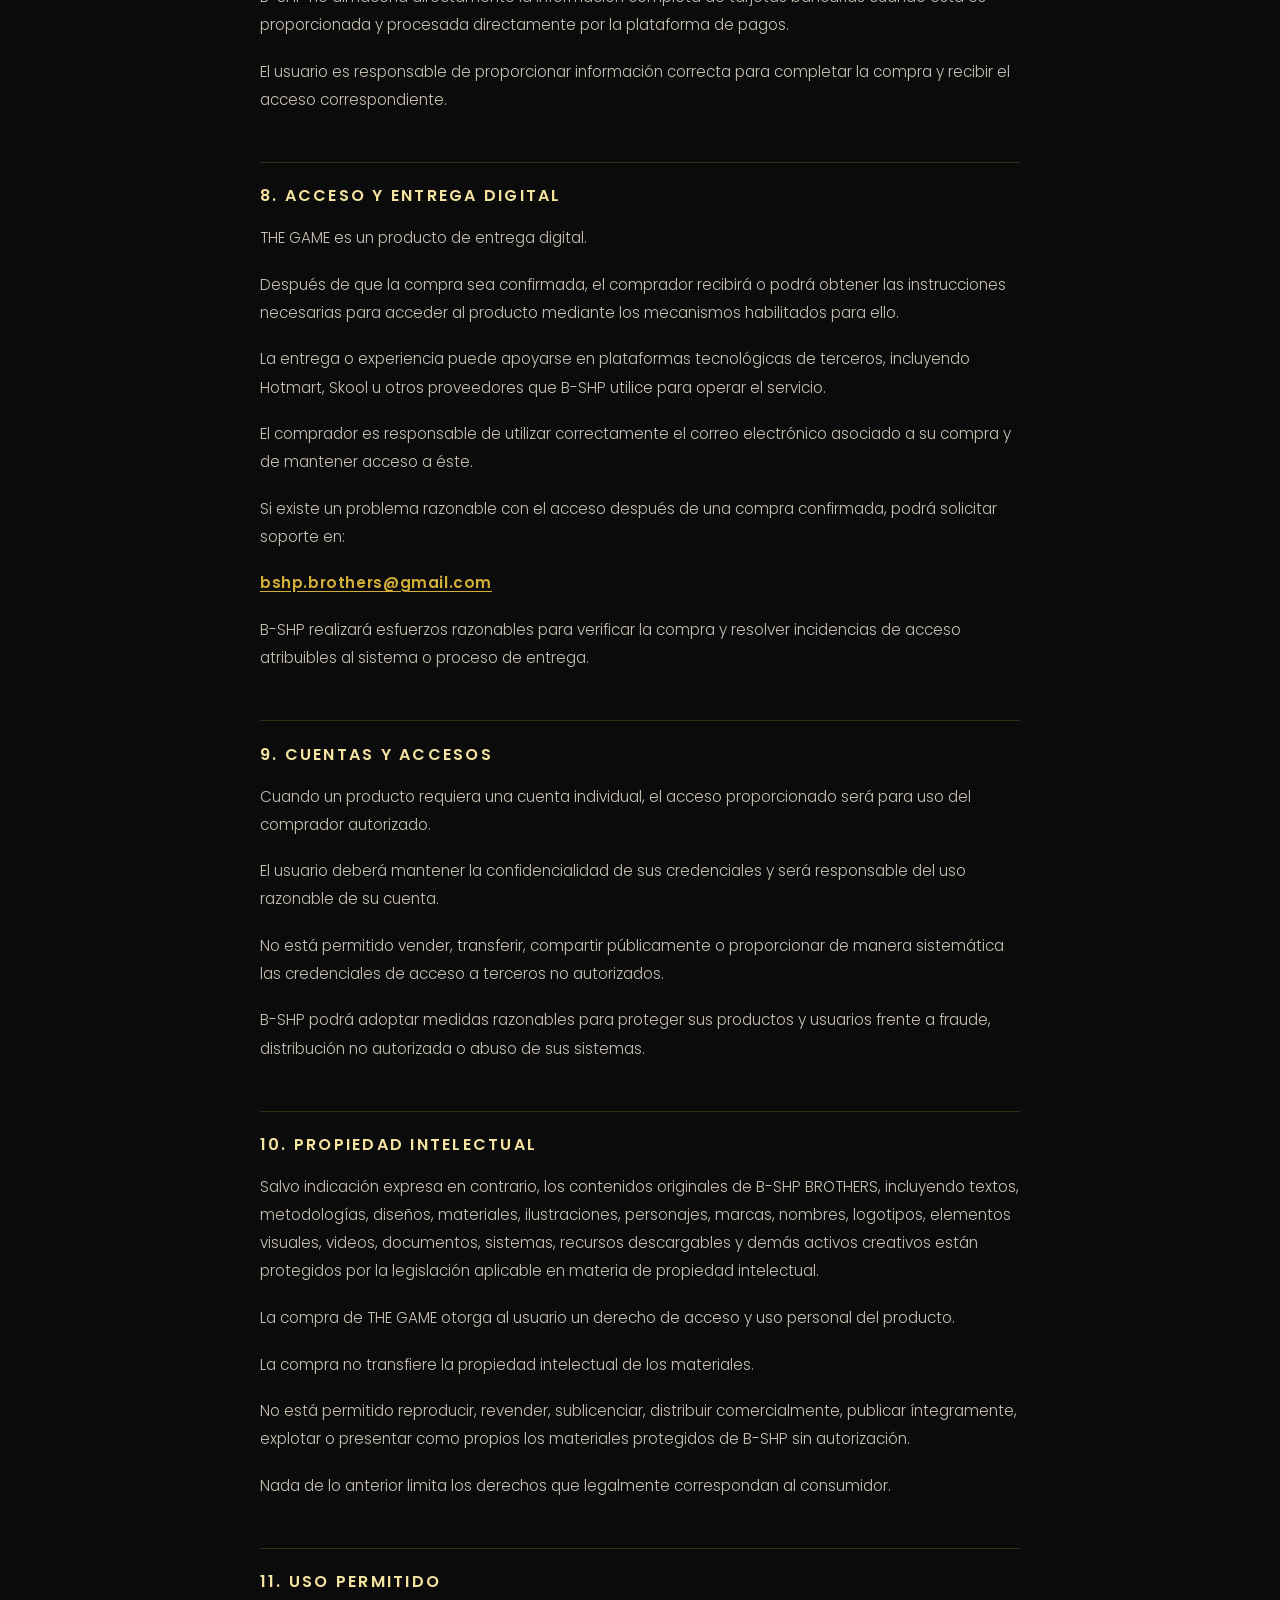
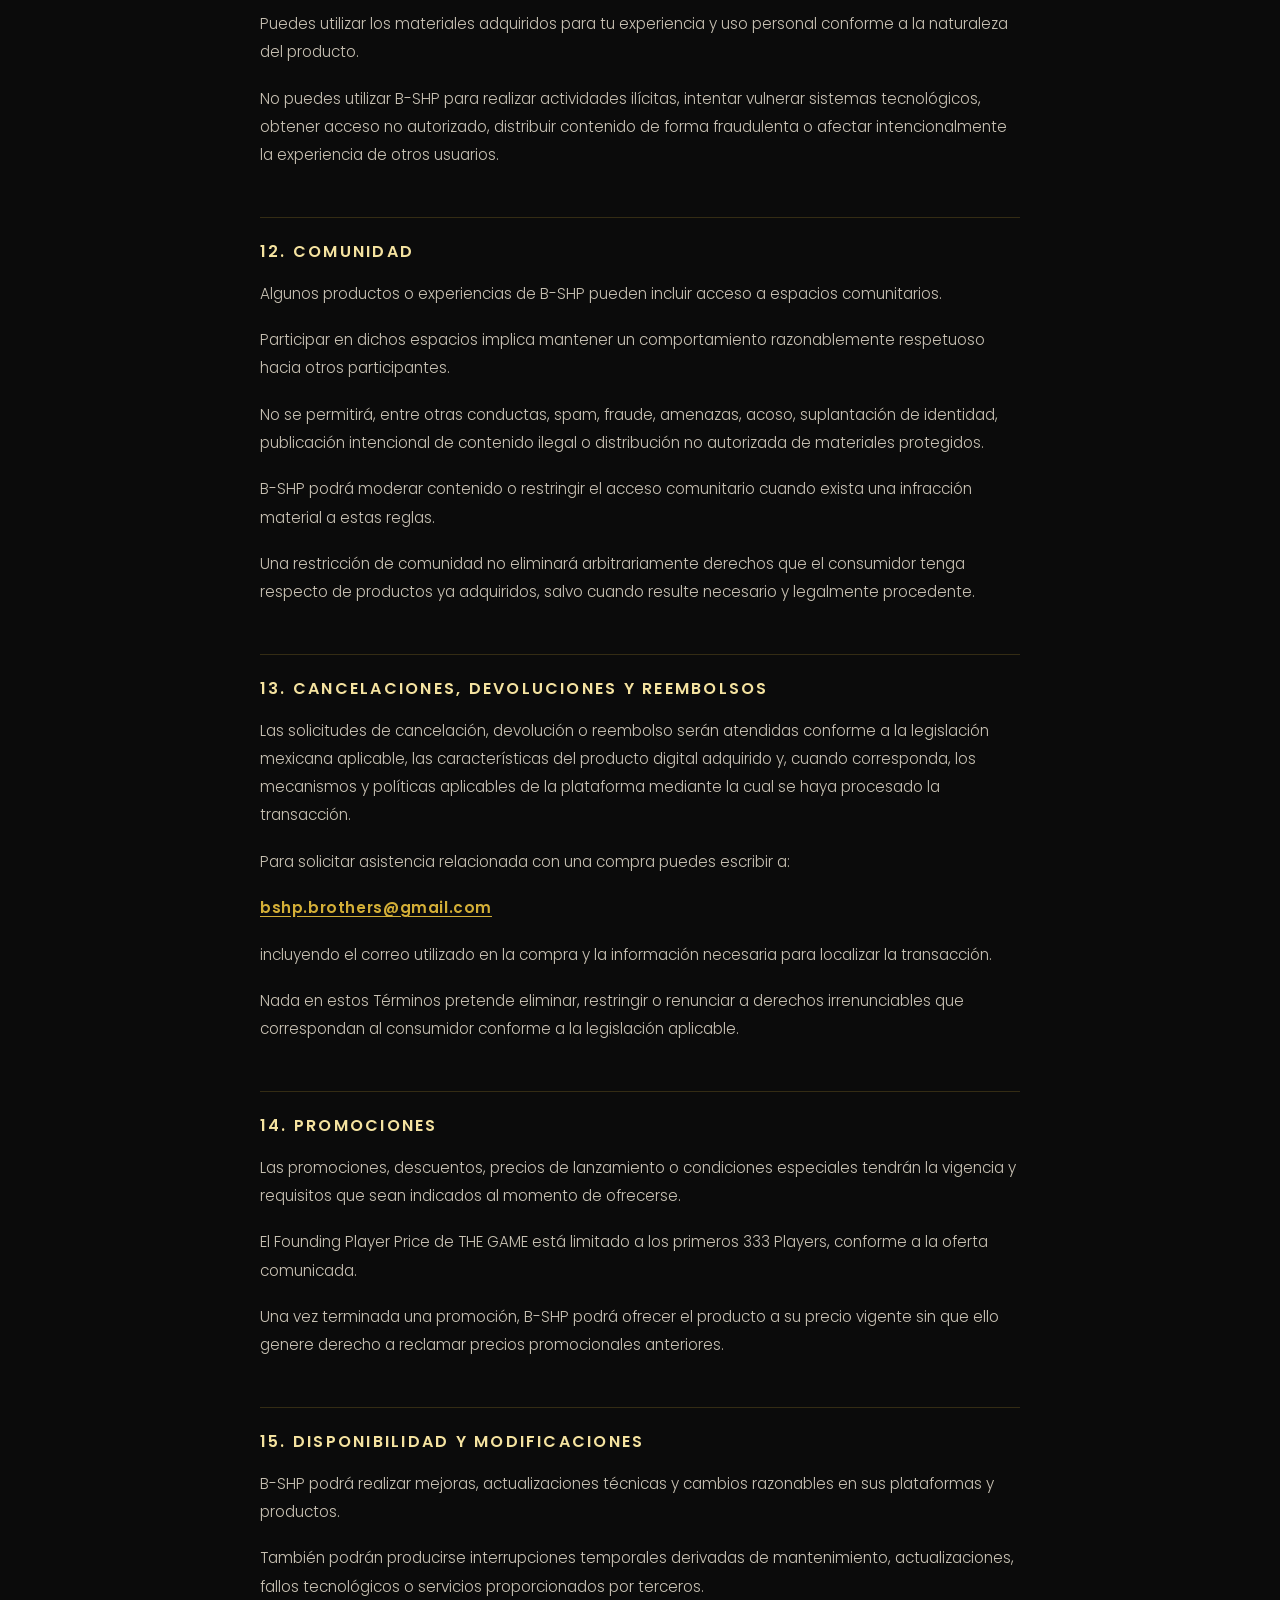
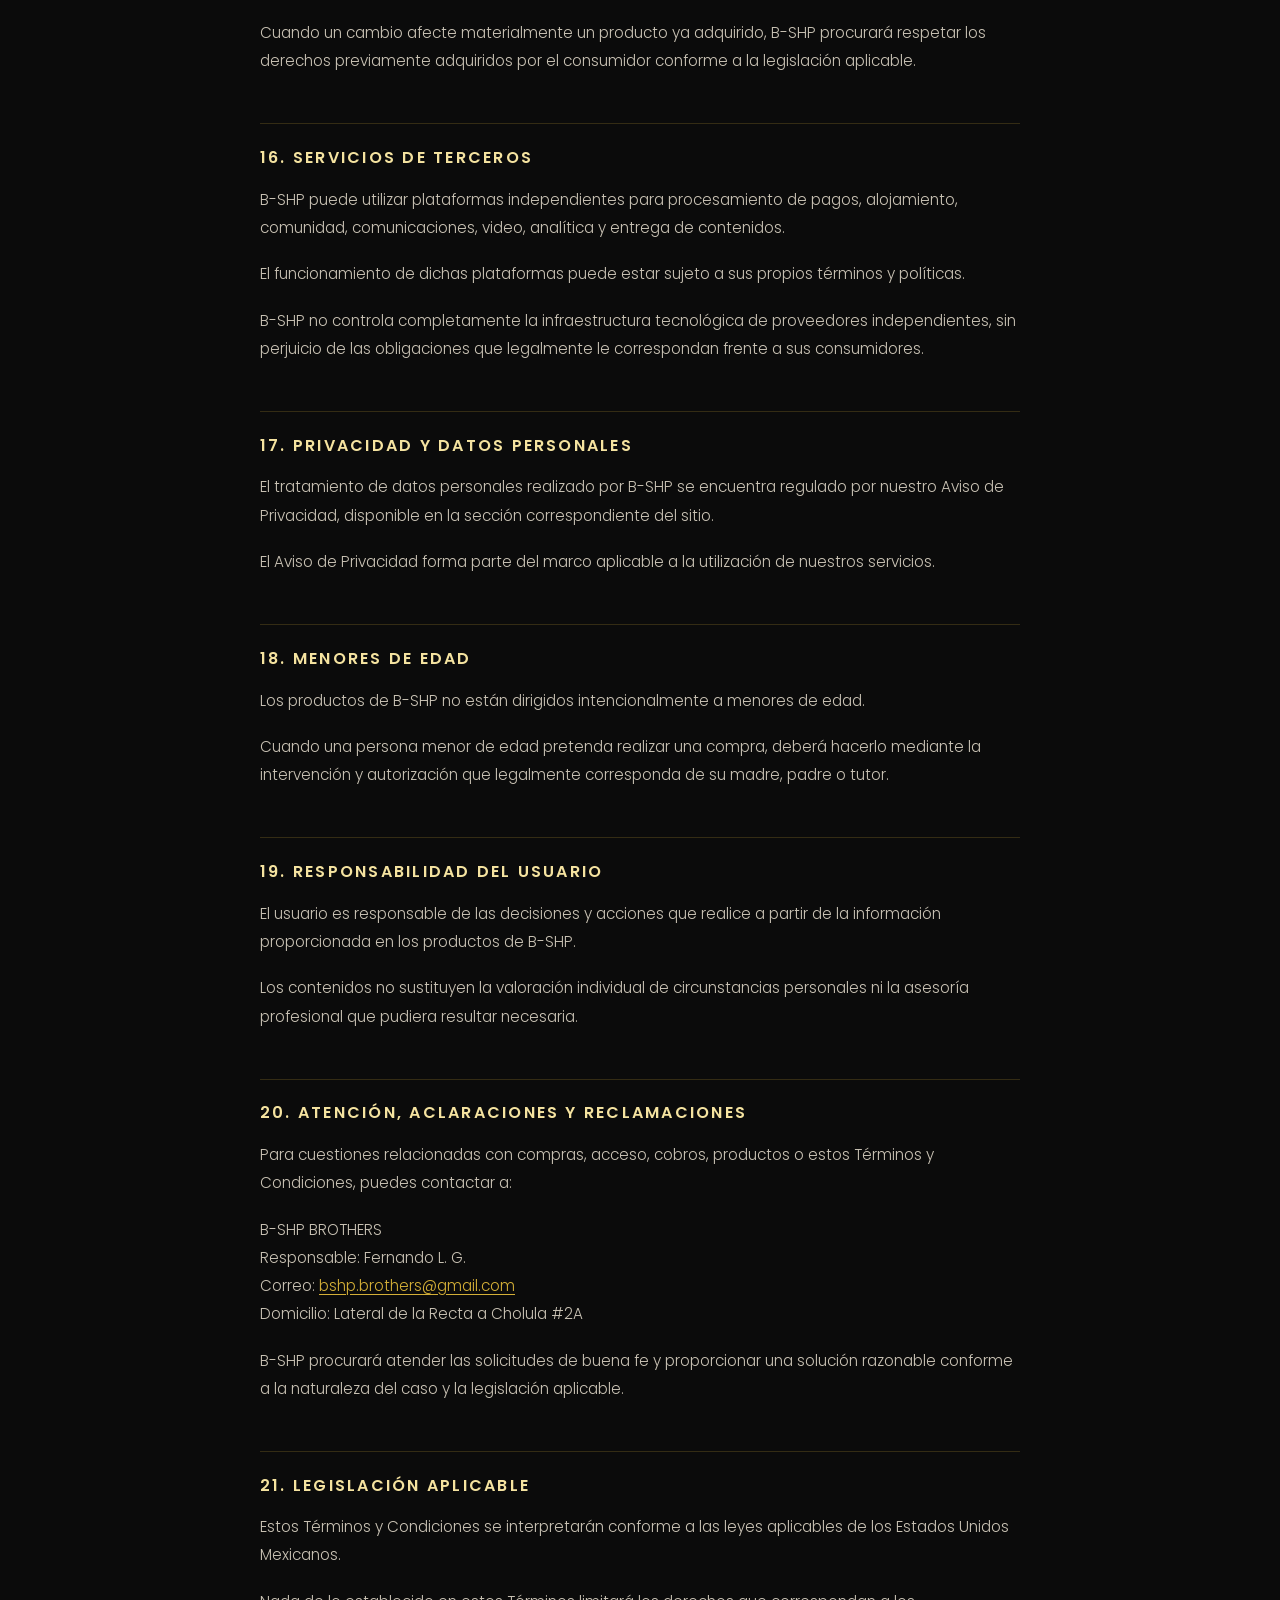
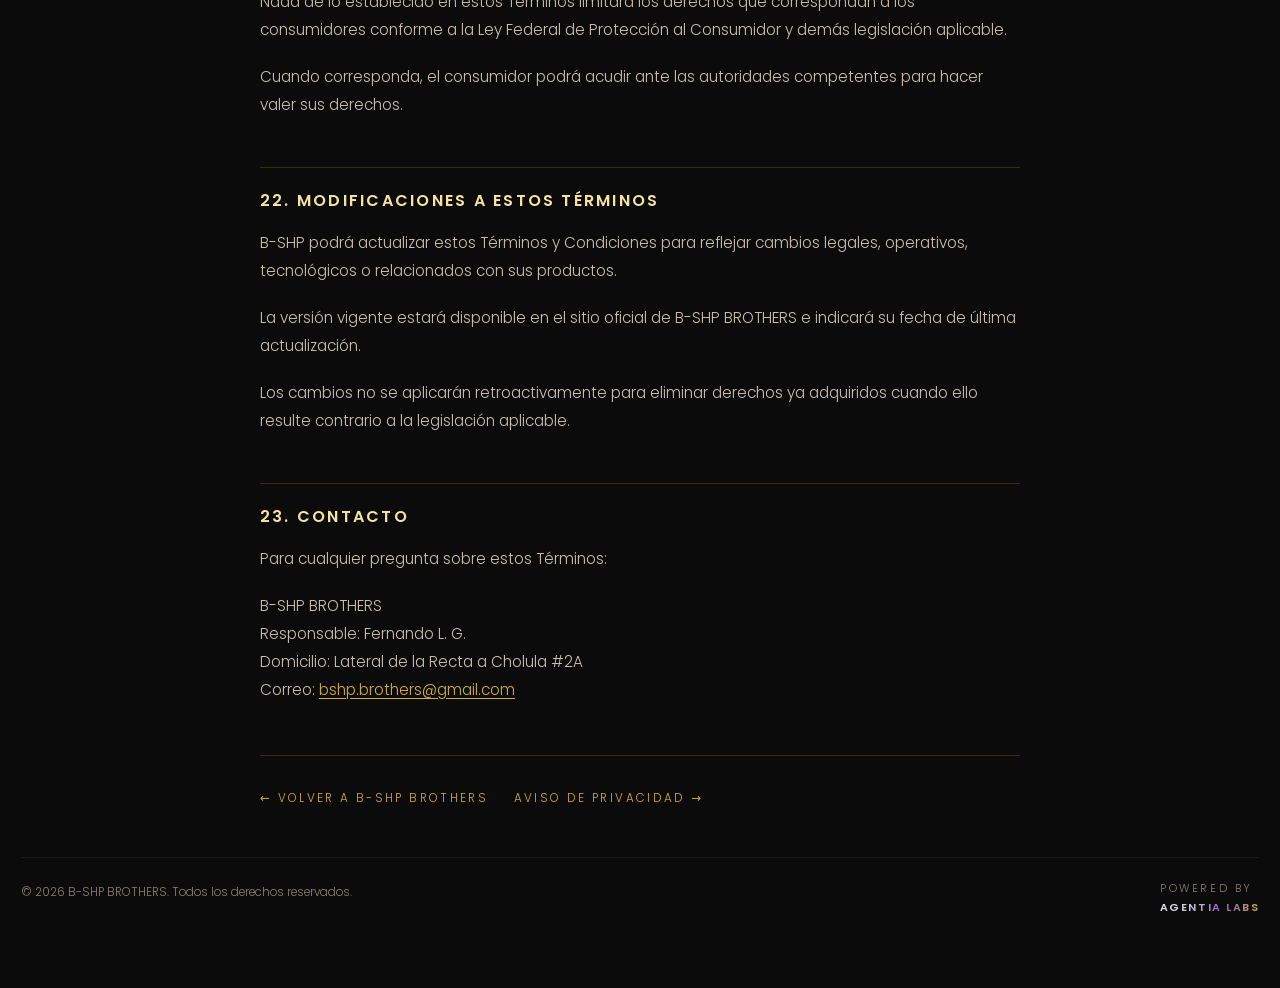
<file: web/legal/terminos.html>
<!DOCTYPE html>
<html lang="es-MX">
<head>
<meta charset="utf-8">
<meta name="viewport" content="width=device-width,initial-scale=1">
<title>Términos y condiciones — B-SHP BROTHERS</title>
<meta name="description" content="Términos y condiciones de B-SHP BROTHERS.">
<meta name="theme-color" content="#0B0B0B">
<link rel="icon" href="../assets/img/logo-emblem-v2.png">
<link rel="preconnect" href="https://fonts.googleapis.com">
<link rel="preconnect" href="https://fonts.gstatic.com" crossorigin>
<link href="https://fonts.googleapis.com/css2?family=Cinzel:wght@400;600&family=Poppins:wght@300;400;500;600;700&display=swap" rel="stylesheet">
<link rel="stylesheet" href="../assets/css/home-v2.css">
<style>
  .legal{min-height:100svh;display:flex;flex-direction:column;padding:clamp(2rem,6vw,4.5rem) 0}
  .legal__in{width:min(100% - 2.6rem,760px);margin-inline:auto;flex:1}
  .legal__logo{height:34px;width:auto;margin-bottom:3rem}
  .legal h1{font-family:var(--ff-display);font-weight:600;font-size:clamp(1.6rem,4vw,2.6rem);
    text-transform:uppercase;letter-spacing:-.01em;color:var(--crema);margin:0 0 .8rem;line-height:1.1}
  .legal__marca{font-family:var(--ff-serif);font-size:.8rem;letter-spacing:.34em;
    text-transform:uppercase;color:var(--oro);margin:0 0 .5rem}
  .legal__fecha{font-size:.78rem;letter-spacing:.06em;color:var(--texto-tenue);
    margin:0 0 2.6rem;padding-bottom:2rem;border-bottom:1px solid var(--linea)}
  .legal h2{font-family:var(--ff-display);font-weight:600;font-size:clamp(.86rem,1.5vw,1rem);
    letter-spacing:.14em;text-transform:uppercase;color:var(--oro-claro);
    margin:3rem 0 1.2rem;padding-top:1.6rem;border-top:1px solid var(--linea)}
  .legal p{color:var(--texto);margin:0 0 1.15rem;font-size:.95rem;line-height:1.85}
  .legal p b{color:var(--oro-claro);font-weight:600}
  .legal a{color:var(--oro);text-decoration:underline;text-underline-offset:3px}
  .legal a:hover{color:var(--oro-claro)}
  .legal__mail{font-family:var(--ff-display);font-weight:600;font-size:1rem;letter-spacing:.04em}
  .legal__asunto{display:inline-block;padding:.55rem 1.1rem;border-radius:2px;
    background:rgba(212,175,55,.07);box-shadow:inset 0 0 0 1px var(--linea-fuerte);
    font-family:var(--ff-display);font-weight:600;font-size:.8rem;color:var(--oro-claro)}
  .legal__pie{display:flex;flex-wrap:wrap;gap:1.6rem;margin-top:3.2rem;padding-top:2rem;
    border-top:1px solid var(--linea)}
  .legal__pie a{display:inline-flex;align-items:center;gap:.6rem;text-decoration:none;
    font-family:var(--ff-display);font-size:.74rem;letter-spacing:.2em;text-transform:uppercase}
</style>
</head>
<body>
<main class="legal">
  <div class="legal__in">
    <a href="../"><img class="legal__logo" src="../assets/img/logo-wordmark-v2.png" alt="B-SHP BROTHERS"></a>

    <p class="legal__marca">B-SHP Brothers</p>
    <h1>Términos y condiciones</h1>
    <p class="legal__fecha">Última actualización: 8 de septiembre de 2026</p>

      <p>Bienvenido a B-SHP BROTHERS.</p>
      <p>Los presentes Términos y Condiciones regulan el acceso y uso de los sitios, contenidos, productos digitales, experiencias y servicios ofrecidos bajo la marca B-SHP BROTHERS, así como la adquisición y utilización de THE GAME y otros productos que puedan ofrecerse en nuestros canales digitales.</p>
      <p>Para efectos de estos Términos, B-SHP BROTHERS, operado por Fernando L. G., con domicilio en Lateral de la Recta a Cholula #2A, será denominado en adelante “B-SHP”.</p>
      <p>Correo de contacto:</p>
      <p class="legal__mail"><a href="mailto:bshp.brothers@gmail.com">bshp.brothers@gmail.com</a></p>
      <p>Al realizar una compra o utilizar nuestros productos y servicios, aceptas estos Términos y Condiciones en lo que resulte aplicable.</p>
      <h2>1. IDENTIFICACIÓN DEL PROVEEDOR</h2>
      <p>Nombre comercial: B-SHP BROTHERS<br>Responsable: Fernando L. G.<br>Domicilio: Lateral de la Recta a Cholula #2A<br>Correo electrónico: <a href="mailto:bshp.brothers@gmail.com">bshp.brothers@gmail.com</a></p>
      <p>B-SHP ofrece productos, contenidos y experiencias principalmente en formato digital.</p>
      <h2>2. OBJETO</h2>
      <p>B-SHP es un proyecto enfocado en productos, contenidos, experiencias y comunidad relacionados con identidad, ejecución, construcción personal y empresarial y otros temas relacionados con el universo B-SHP BROTHERS.</p>
      <p>Estos Términos establecen las condiciones aplicables al acceso, compra y utilización de los productos y servicios ofrecidos por B-SHP.</p>
      <h2>3. THE GAME</h2>
      <p>THE GAME es un producto y experiencia digital de B-SHP BROTHERS.</p>
      <p>Su experiencia puede incluir, según la oferta vigente al momento de la compra:</p>
      <p>Las Reglas del Juego, Player Setup, Black Sheep Test, Bottleneck, Alter Ego, 3 No Negociables, Marcador, RITO7 y otros contenidos o recursos expresamente indicados en la página de venta.</p>
      <p>La descripción, contenido incluido y precio aplicables serán los mostrados al consumidor antes de completar su compra.</p>
      <p>B-SHP podrá mejorar o actualizar aspectos del producto siempre que ello no implique eliminar injustificadamente elementos esenciales ya adquiridos por el consumidor.</p>
      <h2>4. NATURALEZA DEL PRODUCTO</h2>
      <p>THE GAME es una experiencia de ejecución y desarrollo personal.</p>
      <p>No constituye asesoría médica, psicológica, psiquiátrica, financiera, jurídica, fiscal ni profesional especializada.</p>
      <p>El contenido tiene fines educativos, informativos y de desarrollo personal.</p>
      <p>Cuando necesites asesoramiento especializado, deberás acudir con un profesional debidamente calificado.</p>
      <h2>5. NO EXISTEN RESULTADOS GARANTIZADOS</h2>
      <p>B-SHP proporciona herramientas, contenidos y experiencias, pero los resultados dependen de múltiples factores personales y externos.</p>
      <p>Por lo tanto, B-SHP no garantiza resultados económicos, empresariales, físicos, psicológicos, profesionales o personales específicos derivados de utilizar THE GAME o cualquier otro producto.</p>
      <p>THE GAME tampoco promete que siete días cambiarán tu vida.</p>
      <p>La experiencia está diseñada para ayudarte a ejecutar, registrar y observar tus propias acciones.</p>
      <p>LA INTENCIÓN NO CUENTA. LA EVIDENCIA CUENTA.</p>
      <h2>6. PRECIOS</h2>
      <p>Los precios aplicables serán aquellos claramente indicados en la página de venta y/o plataforma de pago antes de completar la transacción.</p>
      <p>Actualmente, THE GAME puede ofrecerse bajo una modalidad promocional denominada:</p>
      <p>FOUNDING PLAYER PRICE</p>
      <p>$111 MXN para los primeros 333 Players.</p>
      <p>Después de alcanzarse dicha condición, el precio previsto de entrada será:</p>
      <p>$333 MXN.</p>
      <p>Cualquier promoción, precio especial o condición diferente será comunicada antes de que el usuario complete la compra.</p>
      <p>El comprador podrá revisar el importe aplicable mostrado por la plataforma de pago antes de autorizar la transacción.</p>
      <h2>7. PROCESAMIENTO DE PAGOS</h2>
      <p>Las compras de THE GAME pueden ser procesadas mediante plataformas externas especializadas, incluyendo Hotmart.</p>
      <p>Cuando el pago sea procesado por un tercero, determinadas partes de la transacción estarán sujetas también a los términos, políticas y mecanismos operativos de dicho proveedor.</p>
      <p>B-SHP no almacena directamente la información completa de tarjetas bancarias cuando ésta es proporcionada y procesada directamente por la plataforma de pagos.</p>
      <p>El usuario es responsable de proporcionar información correcta para completar la compra y recibir el acceso correspondiente.</p>
      <h2>8. ACCESO Y ENTREGA DIGITAL</h2>
      <p>THE GAME es un producto de entrega digital.</p>
      <p>Después de que la compra sea confirmada, el comprador recibirá o podrá obtener las instrucciones necesarias para acceder al producto mediante los mecanismos habilitados para ello.</p>
      <p>La entrega o experiencia puede apoyarse en plataformas tecnológicas de terceros, incluyendo Hotmart, Skool u otros proveedores que B-SHP utilice para operar el servicio.</p>
      <p>El comprador es responsable de utilizar correctamente el correo electrónico asociado a su compra y de mantener acceso a éste.</p>
      <p>Si existe un problema razonable con el acceso después de una compra confirmada, podrá solicitar soporte en:</p>
      <p class="legal__mail"><a href="mailto:bshp.brothers@gmail.com">bshp.brothers@gmail.com</a></p>
      <p>B-SHP realizará esfuerzos razonables para verificar la compra y resolver incidencias de acceso atribuibles al sistema o proceso de entrega.</p>
      <h2>9. CUENTAS Y ACCESOS</h2>
      <p>Cuando un producto requiera una cuenta individual, el acceso proporcionado será para uso del comprador autorizado.</p>
      <p>El usuario deberá mantener la confidencialidad de sus credenciales y será responsable del uso razonable de su cuenta.</p>
      <p>No está permitido vender, transferir, compartir públicamente o proporcionar de manera sistemática las credenciales de acceso a terceros no autorizados.</p>
      <p>B-SHP podrá adoptar medidas razonables para proteger sus productos y usuarios frente a fraude, distribución no autorizada o abuso de sus sistemas.</p>
      <h2>10. PROPIEDAD INTELECTUAL</h2>
      <p>Salvo indicación expresa en contrario, los contenidos originales de B-SHP BROTHERS, incluyendo textos, metodologías, diseños, materiales, ilustraciones, personajes, marcas, nombres, logotipos, elementos visuales, videos, documentos, sistemas, recursos descargables y demás activos creativos están protegidos por la legislación aplicable en materia de propiedad intelectual.</p>
      <p>La compra de THE GAME otorga al usuario un derecho de acceso y uso personal del producto.</p>
      <p>La compra no transfiere la propiedad intelectual de los materiales.</p>
      <p>No está permitido reproducir, revender, sublicenciar, distribuir comercialmente, publicar íntegramente, explotar o presentar como propios los materiales protegidos de B-SHP sin autorización.</p>
      <p>Nada de lo anterior limita los derechos que legalmente correspondan al consumidor.</p>
      <h2>11. USO PERMITIDO</h2>
      <p>Puedes utilizar los materiales adquiridos para tu experiencia y uso personal conforme a la naturaleza del producto.</p>
      <p>No puedes utilizar B-SHP para realizar actividades ilícitas, intentar vulnerar sistemas tecnológicos, obtener acceso no autorizado, distribuir contenido de forma fraudulenta o afectar intencionalmente la experiencia de otros usuarios.</p>
      <h2>12. COMUNIDAD</h2>
      <p>Algunos productos o experiencias de B-SHP pueden incluir acceso a espacios comunitarios.</p>
      <p>Participar en dichos espacios implica mantener un comportamiento razonablemente respetuoso hacia otros participantes.</p>
      <p>No se permitirá, entre otras conductas, spam, fraude, amenazas, acoso, suplantación de identidad, publicación intencional de contenido ilegal o distribución no autorizada de materiales protegidos.</p>
      <p>B-SHP podrá moderar contenido o restringir el acceso comunitario cuando exista una infracción material a estas reglas.</p>
      <p>Una restricción de comunidad no eliminará arbitrariamente derechos que el consumidor tenga respecto de productos ya adquiridos, salvo cuando resulte necesario y legalmente procedente.</p>
      <h2>13. CANCELACIONES, DEVOLUCIONES Y REEMBOLSOS</h2>
      <p>Las solicitudes de cancelación, devolución o reembolso serán atendidas conforme a la legislación mexicana aplicable, las características del producto digital adquirido y, cuando corresponda, los mecanismos y políticas aplicables de la plataforma mediante la cual se haya procesado la transacción.</p>
      <p>Para solicitar asistencia relacionada con una compra puedes escribir a:</p>
      <p class="legal__mail"><a href="mailto:bshp.brothers@gmail.com">bshp.brothers@gmail.com</a></p>
      <p>incluyendo el correo utilizado en la compra y la información necesaria para localizar la transacción.</p>
      <p>Nada en estos Términos pretende eliminar, restringir o renunciar a derechos irrenunciables que correspondan al consumidor conforme a la legislación aplicable.</p>
      <h2>14. PROMOCIONES</h2>
      <p>Las promociones, descuentos, precios de lanzamiento o condiciones especiales tendrán la vigencia y requisitos que sean indicados al momento de ofrecerse.</p>
      <p>El Founding Player Price de THE GAME está limitado a los primeros 333 Players, conforme a la oferta comunicada.</p>
      <p>Una vez terminada una promoción, B-SHP podrá ofrecer el producto a su precio vigente sin que ello genere derecho a reclamar precios promocionales anteriores.</p>
      <h2>15. DISPONIBILIDAD Y MODIFICACIONES</h2>
      <p>B-SHP podrá realizar mejoras, actualizaciones técnicas y cambios razonables en sus plataformas y productos.</p>
      <p>También podrán producirse interrupciones temporales derivadas de mantenimiento, actualizaciones, fallos tecnológicos o servicios proporcionados por terceros.</p>
      <p>Cuando un cambio afecte materialmente un producto ya adquirido, B-SHP procurará respetar los derechos previamente adquiridos por el consumidor conforme a la legislación aplicable.</p>
      <h2>16. SERVICIOS DE TERCEROS</h2>
      <p>B-SHP puede utilizar plataformas independientes para procesamiento de pagos, alojamiento, comunidad, comunicaciones, video, analítica y entrega de contenidos.</p>
      <p>El funcionamiento de dichas plataformas puede estar sujeto a sus propios términos y políticas.</p>
      <p>B-SHP no controla completamente la infraestructura tecnológica de proveedores independientes, sin perjuicio de las obligaciones que legalmente le correspondan frente a sus consumidores.</p>
      <h2>17. PRIVACIDAD Y DATOS PERSONALES</h2>
      <p>El tratamiento de datos personales realizado por B-SHP se encuentra regulado por nuestro Aviso de Privacidad, disponible en la sección correspondiente del sitio.</p>
      <p>El Aviso de Privacidad forma parte del marco aplicable a la utilización de nuestros servicios.</p>
      <h2>18. MENORES DE EDAD</h2>
      <p>Los productos de B-SHP no están dirigidos intencionalmente a menores de edad.</p>
      <p>Cuando una persona menor de edad pretenda realizar una compra, deberá hacerlo mediante la intervención y autorización que legalmente corresponda de su madre, padre o tutor.</p>
      <h2>19. RESPONSABILIDAD DEL USUARIO</h2>
      <p>El usuario es responsable de las decisiones y acciones que realice a partir de la información proporcionada en los productos de B-SHP.</p>
      <p>Los contenidos no sustituyen la valoración individual de circunstancias personales ni la asesoría profesional que pudiera resultar necesaria.</p>
      <h2>20. ATENCIÓN, ACLARACIONES Y RECLAMACIONES</h2>
      <p>Para cuestiones relacionadas con compras, acceso, cobros, productos o estos Términos y Condiciones, puedes contactar a:</p>
      <p>B-SHP BROTHERS<br>Responsable: Fernando L. G.<br>Correo: <a href="mailto:bshp.brothers@gmail.com">bshp.brothers@gmail.com</a><br>Domicilio: Lateral de la Recta a Cholula #2A</p>
      <p>B-SHP procurará atender las solicitudes de buena fe y proporcionar una solución razonable conforme a la naturaleza del caso y la legislación aplicable.</p>
      <h2>21. LEGISLACIÓN APLICABLE</h2>
      <p>Estos Términos y Condiciones se interpretarán conforme a las leyes aplicables de los Estados Unidos Mexicanos.</p>
      <p>Nada de lo establecido en estos Términos limitará los derechos que correspondan a los consumidores conforme a la Ley Federal de Protección al Consumidor y demás legislación aplicable.</p>
      <p>Cuando corresponda, el consumidor podrá acudir ante las autoridades competentes para hacer valer sus derechos.</p>
      <h2>22. MODIFICACIONES A ESTOS TÉRMINOS</h2>
      <p>B-SHP podrá actualizar estos Términos y Condiciones para reflejar cambios legales, operativos, tecnológicos o relacionados con sus productos.</p>
      <p>La versión vigente estará disponible en el sitio oficial de B-SHP BROTHERS e indicará su fecha de última actualización.</p>
      <p>Los cambios no se aplicarán retroactivamente para eliminar derechos ya adquiridos cuando ello resulte contrario a la legislación aplicable.</p>
      <h2>23. CONTACTO</h2>
      <p>Para cualquier pregunta sobre estos Términos:</p>
      <p>B-SHP BROTHERS<br>Responsable: Fernando L. G.<br>Domicilio: Lateral de la Recta a Cholula #2A<br>Correo: <a href="mailto:bshp.brothers@gmail.com">bshp.brothers@gmail.com</a></p>

    <div class="legal__pie">
      <a href="../">&larr; Volver a B-SHP Brothers</a>
      <a href="privacidad.html">Aviso de privacidad &rarr;</a>
    </div>
  </div>

  <footer class="foot" style="border:0;background:transparent;padding:3rem 0 0">
    <div class="wrap">
      <div class="foot__bar" style="margin:0;border-top:1px solid rgba(255,255,255,.06)">
        <span>© 2026 B-SHP BROTHERS. Todos los derechos reservados.</span>
        <span class="foot__by">Powered by<b>AGENTIA LABS</b></span>
      </div>
    </div>
  </footer>
</main>
</body>
</html>
</file>
<file: web/assets/css/home-v2.css>
/* ============================================================
   B-SHP BROTHERS — HOME INSTITUCIONAL · bshpbrothers.com
   Construida sobre el MASTER COPY de "pagina ppal/pagppal.txt"
   y la dirección visual del BLUEPRINT.

   Regla de dirección del master: 70% FULL COLOR / 30% BLACK+GOLD.
   Por eso aquí el vídeo NO se apaga como en /thegame: se ve en color,
   y el negro es el pegamento entre secciones, no un filtro encima.
   ============================================================ */

/* ---------- 1. TOKENS ---------- */
:root{
  --negro:#0B0B0B;
  --carbon:#141414;
  --carbon-2:#101010;
  --oro:#D4AF37;
  --oro-claro:#F5E3A0;
  --ambar:#B8860B;

  --crema:#EFE7D6;
  --texto:#C9C2B4;
  --texto-tenue:#8A8375;

  --grad-oro:linear-gradient(160deg,#FBF0C4 0%,#EBD07A 22%,#D4AF37 52%,#A87C21 82%,#E4C86A 100%);
  --grad-oro-h:linear-gradient(95deg,#F7E7AE 0%,#D4AF37 40%,#B8860B 70%,#F0DA9A 100%);
  --linea:rgba(212,175,55,.20);
  --linea-fuerte:rgba(212,175,55,.42);

  --ff-display:'Poppins','Futura','Century Gothic',system-ui,sans-serif;
  --ff-serif:'Cinzel','Trajan Pro',Georgia,serif;
  --ff-script:'Caveat','Segoe Script','Bradley Hand',cursive;
  --ff-body:'Poppins',system-ui,-apple-system,'Segoe UI',sans-serif;

  --maxw:1240px;
  --nav-h:74px;
}

/* ---------- 2. BASE ---------- */
*,*::before,*::after{box-sizing:border-box}
html{scroll-behavior:smooth;scroll-padding-top:calc(var(--nav-h) + 12px);-webkit-text-size-adjust:100%}
body{
  margin:0;background:var(--negro);color:var(--texto);
  font-family:var(--ff-body);font-weight:300;
  font-size:clamp(15px,.55vw + 13px,17px);line-height:1.72;
  overflow-x:hidden;-webkit-font-smoothing:antialiased;
}
img,video{max-width:100%;display:block}
a{color:inherit;text-decoration:none}
button{font:inherit}
::selection{background:rgba(212,175,55,.3);color:#fff}
::-webkit-scrollbar{width:10px}
::-webkit-scrollbar-track{background:#070707}
::-webkit-scrollbar-thumb{background:linear-gradient(#B8860B,#6b4f0d);border-radius:99px}

/* ---------- 3. LAYOUT ---------- */
.wrap{width:min(100% - 2.6rem,var(--maxw));margin-inline:auto}
.wrap--wide{width:min(100% - 2.6rem,1440px);margin-inline:auto}
section{position:relative}
.sec{padding:clamp(4.6rem,9vw,8.5rem) 0;position:relative}
.sec--tight{padding:clamp(3.2rem,6vw,5.5rem) 0}
.hair{height:1px;background:linear-gradient(90deg,transparent,var(--linea-fuerte),transparent);border:0;margin:0}

/* ---------- 4. TIPOGRAFÍA ---------- */
.eyebrow{
  font-family:var(--ff-display);font-weight:600;font-size:.7rem;
  letter-spacing:.34em;text-transform:uppercase;color:var(--oro);
  margin:0 0 1.15rem;display:flex;align-items:center;gap:.8rem;
}
.eyebrow::before{content:'';width:34px;height:1px;background:var(--grad-oro-h);flex:0 0 auto}
.eyebrow--c{justify-content:center}
.eyebrow--c::after{content:'';width:34px;height:1px;background:var(--grad-oro-h)}

h1,h2,h3{color:var(--crema);font-family:var(--ff-display);font-weight:700;line-height:1.04;margin:0;letter-spacing:-.015em}
.h-xl{font-size:clamp(2.5rem,6.4vw,5.1rem);text-transform:uppercase}
.h-lg{font-size:clamp(1.95rem,4.3vw,3.5rem);text-transform:uppercase}
.h-md{font-size:clamp(1.35rem,2.2vw,1.85rem)}
.oro{background:var(--grad-oro-h);-webkit-background-clip:text;background-clip:text;color:transparent;-webkit-text-fill-color:transparent}

.lead{font-size:clamp(1rem,1.15vw,1.12rem);max-width:56ch;margin:0}
.lead--wide{max-width:66ch}
.punch{
  font-family:var(--ff-display);font-weight:600;
  font-size:clamp(1.15rem,2vw,1.75rem);line-height:1.26;
  color:var(--crema);margin:0;letter-spacing:.012em;text-transform:uppercase;
}
/* un remate que respira pesa más: es el que cierra la sección */
.punch.respira{font-size:clamp(1.45rem,2.9vw,2.35rem)}
.punch--oro{color:var(--oro-claro)}
.stack > * + *{margin-top:1.35rem}
.center{text-align:center}
.center .eyebrow{justify-content:center}
.center .lead{margin-inline:auto}

/* frase manuscrita de acento (la del blueprint, al margen) */
.script{
  font-family:var(--ff-script);font-size:clamp(1.6rem,2.8vw,2.6rem);
  line-height:1.06;color:var(--oro-claro);text-transform:uppercase;
  letter-spacing:.01em;transform:rotate(-4deg);opacity:.92;
  text-shadow:0 0 34px rgba(212,175,55,.35);
}

/* ---------- 5. BOTONES ---------- */
.btn{
  --pad:.92rem 1.7rem;
  display:inline-flex;align-items:center;justify-content:center;gap:.7rem;
  padding:var(--pad);font-family:var(--ff-display);font-weight:600;
  font-size:.79rem;letter-spacing:.17em;text-transform:uppercase;
  border-radius:2px;border:1px solid transparent;cursor:pointer;
  transition:transform .3s cubic-bezier(.2,.7,.3,1),box-shadow .3s,background .3s,color .3s;
  position:relative;overflow:hidden;
}
.btn i{font-style:normal;transition:transform .3s}
.btn:hover i{transform:translateX(5px)}
.btn:hover i.i-down{transform:translateY(4px)}
.btn--gold{background:var(--grad-oro);color:#171000;box-shadow:0 16px 44px -20px rgba(212,175,55,.85)}
.btn--gold:hover{transform:translateY(-2px);box-shadow:0 22px 56px -18px rgba(212,175,55,1)}
.btn--ghost{border-color:var(--linea-fuerte);color:var(--oro-claro);background:rgba(11,11,11,.42);backdrop-filter:blur(6px)}
.btn--ghost:hover{border-color:var(--oro);background:rgba(212,175,55,.1);transform:translateY(-2px)}
.btn--lg{--pad:1.08rem 2.1rem;font-size:.83rem}
.btn--block{width:100%}
.acciones{display:flex;flex-wrap:wrap;gap:.9rem;align-items:center}

/* botón "ver vídeo": círculo + etiqueta */
.play-link{display:inline-flex;align-items:center;gap:.85rem;color:var(--crema);font-family:var(--ff-display);font-weight:600;font-size:.76rem;letter-spacing:.2em;text-transform:uppercase;background:none;border:0;cursor:pointer;padding:0}
.play-link span.dot{
  width:44px;height:44px;border-radius:50%;display:grid;place-items:center;flex:0 0 auto;
  background:var(--grad-oro);box-shadow:0 0 0 1px rgba(255,255,255,.3),0 0 42px -6px rgba(212,175,55,.85);
  transition:transform .3s cubic-bezier(.2,.7,.3,1);
}
.play-link:hover span.dot{transform:scale(1.09)}
.play-link span.dot::after{content:'';width:0;height:0;margin-left:4px;border-left:12px solid #171000;border-block:8px solid transparent}

/* ---------- 6. NAV ---------- */
.nav{
  position:fixed;inset:0 0 auto;z-index:80;height:var(--nav-h);
  display:flex;align-items:center;
  background:linear-gradient(180deg,rgba(11,11,11,.82),rgba(11,11,11,0));
  transition:background .4s,border-color .4s,backdrop-filter .4s;
  border-bottom:1px solid transparent;
}
.nav.is-solid{background:rgba(9,9,9,.9);backdrop-filter:blur(14px);border-bottom-color:var(--linea)}
.nav__in{width:min(100% - 2.2rem,1440px);margin-inline:auto;display:flex;align-items:center;gap:1.6rem}
.nav__logo{display:flex;align-items:center;flex:0 0 auto}
.nav__logo img{height:34px;width:auto;filter:drop-shadow(0 2px 10px rgba(212,175,55,.35))}
.nav__links{display:flex;gap:1.9rem;margin-inline:auto;font-family:var(--ff-display);font-weight:500;font-size:.72rem;letter-spacing:.22em;text-transform:uppercase}
.nav__links a{color:var(--texto);position:relative;padding:.35rem 0;transition:color .3s}
.nav__links a::after{content:'';position:absolute;left:0;bottom:0;width:0;height:1px;background:var(--grad-oro-h);transition:width .35s}
.nav__links a:hover{color:var(--oro-claro)}
.nav__links a:hover::after{width:100%}
.nav__cta{flex:0 0 auto}
.nav__burger{display:none;width:44px;height:44px;background:none;border:0;cursor:pointer;flex-direction:column;gap:5px;align-items:center;justify-content:center}
.nav__burger span{display:block;width:23px;height:1.5px;background:var(--oro);transition:transform .35s,opacity .25s}
.nav__burger[aria-expanded="true"] span:nth-child(1){transform:translateY(6.5px) rotate(45deg)}
.nav__burger[aria-expanded="true"] span:nth-child(2){opacity:0}
.nav__burger[aria-expanded="true"] span:nth-child(3){transform:translateY(-6.5px) rotate(-45deg)}

/* ---------- 8. HERO ---------- */
.hero{position:relative;min-height:100svh;display:flex;align-items:flex-end;padding-block:calc(var(--nav-h) + 3rem) clamp(3rem,6vw,5.5rem);overflow:hidden}
.hero__media{position:absolute;inset:0;z-index:0}
.hero__media video,.hero__media img{width:100%;height:100%;object-fit:cover;object-position:72% 50%}
.hero__media::after{
  content:'';position:absolute;inset:0;
  background:
    linear-gradient(90deg,rgba(8,8,8,.94) 0%,rgba(8,8,8,.78) 34%,rgba(8,8,8,.15) 62%,rgba(8,8,8,.55) 100%),
    linear-gradient(180deg,rgba(8,8,8,.72) 0%,rgba(8,8,8,0) 26%,rgba(8,8,8,0) 55%,rgba(8,8,8,.9) 100%);
}
.hero__grid{position:relative;z-index:2;width:min(100% - 5rem,1360px);margin-inline:auto;display:grid;grid-template-columns:minmax(0,1fr) auto;gap:2rem;align-items:end}
.hero__copy{max-width:36rem}
.hero__h1{font-size:clamp(2.6rem,6.6vw,5.3rem);text-transform:uppercase;line-height:.98;margin:0 0 1.5rem}
.hero__h1 b{display:block;font-weight:700;background:var(--grad-oro-h);-webkit-background-clip:text;background-clip:text;color:transparent;-webkit-text-fill-color:transparent}
.hero__micro{font-family:var(--ff-display);font-weight:600;font-size:.7rem;letter-spacing:.28em;text-transform:uppercase;color:var(--oro);margin:1.8rem 0 2rem;display:flex;flex-wrap:wrap;gap:.55rem}
.hero__micro span{opacity:.45}
.hero__side{margin:0;align-self:end;text-align:right;max-width:12ch}
.hero__scroll{position:absolute;left:50%;bottom:1.5rem;transform:translateX(-50%);z-index:3;font-family:var(--ff-display);font-size:.62rem;letter-spacing:.32em;text-transform:uppercase;color:var(--texto-tenue)}
.hero__scroll::after{content:'';display:block;width:1px;height:34px;margin:.6rem auto 0;background:linear-gradient(var(--oro),transparent);animation:scrollLine 2.2s infinite}
@keyframes scrollLine{0%{opacity:0;transform:scaleY(.2)}45%{opacity:1}100%{opacity:0;transform:scaleY(1)}}

/* ---------- 9. BANDAS DE MEDIA ---------- */
/* una banda a sangre: vídeo en color + copy encima, con velo sólo del lado del texto */
.banda{position:relative;min-height:clamp(560px,78vh,760px);display:flex;align-items:center;overflow:hidden}
.banda__media{position:absolute;inset:0;z-index:0}
.banda__media video,.banda__media img{width:100%;height:100%;object-fit:cover}
.banda__media::after{
  content:'';position:absolute;inset:0;
  background:
    linear-gradient(90deg,rgba(8,8,8,.93) 0%,rgba(8,8,8,.74) 38%,rgba(8,8,8,.12) 70%,rgba(8,8,8,.42) 100%),
    linear-gradient(180deg,#0B0B0B 0%,rgba(11,11,11,0) 16%,rgba(11,11,11,0) 82%,#0B0B0B 100%);
}
.banda--der .banda__media::after{
  background:
    linear-gradient(270deg,rgba(8,8,8,.93) 0%,rgba(8,8,8,.74) 38%,rgba(8,8,8,.12) 70%,rgba(8,8,8,.42) 100%),
    linear-gradient(180deg,#0B0B0B 0%,rgba(11,11,11,0) 16%,rgba(11,11,11,0) 82%,#0B0B0B 100%);
}
.banda__grid{position:relative;z-index:2;width:min(100% - 5rem,1360px);margin-inline:auto;display:grid;grid-template-columns:minmax(0,1fr) auto;gap:2rem;align-items:center;padding-block:clamp(3.4rem,7vw,5rem)}
.banda--der .banda__grid{grid-template-columns:auto minmax(0,1fr)}
.banda__copy{max-width:34rem}
.banda--der .banda__copy{grid-column:2;justify-self:end}
.banda--der .script{order:-1}
/* banda sin frase manuscrita: el copy ocupa una columna real de la retícula,
   con medida de lectura acotada y aire suficiente para no pegarse al borde */
.banda__grid--solo{
  grid-template-columns:minmax(0,1fr) minmax(0,33rem)!important;
  gap:clamp(2rem,6vw,5.5rem);
}
.banda--der .banda__grid--solo .banda__copy{
  grid-column:2;justify-self:stretch;max-width:none;
  padding-inline-end:clamp(.25rem,2.4vw,2.6rem);
}
.banda--der .banda__grid--solo .h-lg{text-wrap:balance}
/* la frase manuscrita vuelve a la mitad izquierda, asentada abajo sobre la foto */
.banda__script{grid-column:1;grid-row:1;justify-self:center;align-self:center;margin:0;max-width:14ch}
/* más velo bajo el texto: el copy siempre por delante de la imagen */
.banda--der .banda__media::after{
  background:
    linear-gradient(270deg,rgba(8,8,8,.95) 0%,rgba(8,8,8,.86) 30%,rgba(8,8,8,.2) 66%,rgba(8,8,8,.45) 100%),
    linear-gradient(180deg,#0B0B0B 0%,rgba(11,11,11,0) 16%,rgba(11,11,11,0) 82%,#0B0B0B 100%);
}
/* la cascada "cliente → colaboración → socio → empresa": escalera, no párrafos sueltos */
.escala{gap:.75rem;padding-left:1.35rem;border-left:1px solid rgba(212,175,55,.3)}
.escala li{font-size:clamp(1rem,1.15vw,1.12rem)}
.escala li::before{width:5px;height:5px;opacity:.9}

/* fondo de sección centrada: velo radial, no lateral */
.fondo-cine{position:absolute;inset:0;z-index:0;overflow:hidden}
.fondo-cine video,.fondo-cine img{width:100%;height:100%;object-fit:cover;opacity:.5}
.fondo-cine::after{
  content:'';position:absolute;inset:0;
  background:
    radial-gradient(110% 85% at 50% 45%,rgba(11,11,11,.42) 0%,rgba(11,11,11,.84) 58%,#0B0B0B 100%),
    linear-gradient(180deg,#0B0B0B 0%,rgba(11,11,11,0) 18%,rgba(11,11,11,0) 82%,#0B0B0B 100%);
}

/* ---------- 10. SPLIT (copy + media en caja) ---------- */
.split{display:grid;grid-template-columns:1.05fr .95fr;gap:clamp(2.4rem,5vw,4.6rem);align-items:center}
.split--rev .split__copy{order:2}
.split__media{position:relative}
.split__media img,.split__media video{width:100%;border-radius:3px}
.marco-media{position:relative;border-radius:3px;overflow:hidden;box-shadow:0 44px 110px -60px rgba(212,175,55,.55),inset 0 0 0 1px var(--linea)}
.marco-media video,.marco-media img{width:100%;aspect-ratio:16/10;object-fit:cover}
.libre{filter:drop-shadow(0 34px 70px rgba(212,175,55,.26))}
.float{animation:flota 7s ease-in-out infinite}
@keyframes flota{0%,100%{transform:translateY(0)}50%{transform:translateY(-13px)}}

/* highlight: tres líneas con filo de oro */
.highlight{border-left:2px solid var(--oro);padding-left:1.35rem;margin:0}
/* Los bloques con filo de oro (el highlight, la lista de la vida, la escalera de
   los negocios) venían pegados a la frase que los introduce. Respiran más que un
   párrafo normal: son un cambio de registro, no la línea siguiente. */
.stack > .highlight,
.stack > .lista,
.stack > .escala{margin-top:clamp(1.9rem,3.4vw,2.6rem)}
.highlight p{margin:0;font-family:var(--ff-display);font-weight:600;color:var(--crema);font-size:clamp(.95rem,1.35vw,1.2rem);line-height:1.7;letter-spacing:.06em;text-transform:uppercase}

/* lista de "algo en común" */
.lista{margin:0;padding:0;list-style:none;display:grid;gap:.55rem}
.lista li{display:flex;gap:.8rem;align-items:baseline;color:var(--texto)}
.lista li::before{content:'';width:6px;height:6px;flex:0 0 auto;background:var(--grad-oro);transform:rotate(45deg);translate:0 -2px}

/* ---------- 11. MOSAICO LIFESTYLE ---------- */
.mosaico{display:grid;grid-template-columns:repeat(3,1fr);gap:1rem;margin-top:clamp(2.4rem,4vw,3.4rem)}
.mosaico figure{position:relative;margin:0;border-radius:3px;overflow:hidden;box-shadow:inset 0 0 0 1px var(--linea)}
.mosaico video,.mosaico img{width:100%;height:100%;aspect-ratio:4/5;object-fit:cover;transition:transform .9s cubic-bezier(.2,.7,.3,1)}
.mosaico figure:hover video,.mosaico figure:hover img{transform:scale(1.045)}
.mosaico figcaption{
  position:absolute;left:0;right:0;bottom:0;padding:1.5rem 1.15rem .95rem;
  background:linear-gradient(transparent,rgba(8,8,8,.88));
  font-family:var(--ff-display);font-weight:600;font-size:.68rem;letter-spacing:.24em;text-transform:uppercase;color:var(--oro-claro);
}
.mosaico figure:first-child{grid-row:span 1}

/* ---------- 12. CARDS DEL ECOSISTEMA ---------- */
.cards{display:grid;grid-template-columns:repeat(5,1fr);gap:.9rem;margin-top:clamp(2.6rem,4vw,3.6rem)}
.card{
  background:linear-gradient(165deg,rgba(26,26,26,.86),rgba(11,11,11,.88));
  border:1px solid var(--linea);border-radius:3px;padding:1.8rem 1.35rem;
  backdrop-filter:blur(8px);transition:transform .4s cubic-bezier(.2,.7,.3,1),border-color .4s,box-shadow .4s;
}
.card:hover{transform:translateY(-6px);border-color:var(--linea-fuerte);box-shadow:0 30px 60px -40px rgba(212,175,55,.8)}
.card__ico{width:30px;height:30px;margin-bottom:1.05rem;stroke:var(--oro);fill:none;stroke-width:1.3;stroke-linecap:round;stroke-linejoin:round}
.card h3{font-family:var(--ff-display);font-weight:600;font-size:.78rem;letter-spacing:.22em;text-transform:uppercase;color:var(--oro-claro);margin:0 0 .55rem}
.card p{margin:0;font-size:.92rem;color:var(--texto)}

/* ---------- 13. THE GAME (la puerta) ---------- */
.puerta{position:relative;overflow:hidden;background:#070707}
.puerta__media{position:absolute;inset:0;z-index:0}
.puerta__media video,.puerta__media img{width:100%;height:100%;object-fit:cover;opacity:.38}
.puerta__media::after{content:'';position:absolute;inset:0;background:radial-gradient(88% 78% at 50% 50%,rgba(7,7,7,.5) 0%,rgba(7,7,7,.9) 56%,#070707 100%)}
.puerta .wrap{position:relative;z-index:2}
.puerta__lock{width:min(560px,84%);margin:0 auto 1.4rem}
.puerta__sub{font-family:var(--ff-serif);font-size:clamp(1rem,1.7vw,1.35rem);letter-spacing:.3em;text-transform:uppercase;color:var(--oro);margin:0 0 1.9rem}
.puerta__pasos{display:grid;gap:.5rem;margin:0 auto;padding:0;list-style:none;max-width:44ch}
.puerta__pasos li{color:var(--texto)}
.sello{
  display:inline-block;margin:2rem 0 2.2rem;padding:.72rem 1.5rem;
  border:1px solid var(--linea-fuerte);border-radius:2px;
  font-family:var(--ff-display);font-weight:600;font-size:.76rem;letter-spacing:.24em;text-transform:uppercase;color:var(--oro-claro);
  background:rgba(212,175,55,.06);
}

/* ---------- 14. MANIFIESTO ---------- */
.manifiesto{position:relative;overflow:hidden;min-height:clamp(640px,92vh,880px);display:flex;align-items:center}
.manifiesto__media{position:absolute;inset:0;z-index:0}
.manifiesto__media video,.manifiesto__media img{width:100%;height:100%;object-fit:cover;object-position:76% 50%}
.manifiesto__media::after{
  content:'';position:absolute;inset:0;
  background:
    linear-gradient(90deg,#080808 0%,rgba(8,8,8,.95) 40%,rgba(8,8,8,.35) 72%,rgba(8,8,8,.6) 100%),
    linear-gradient(180deg,#0B0B0B 0%,rgba(11,11,11,0) 18%,rgba(11,11,11,0) 80%,#0B0B0B 100%);
}
.manifiesto .wrap{position:relative;z-index:2;width:min(100% - 5rem,1360px)}
.manifiesto__copy{max-width:34rem}
.manifiesto__h{font-size:clamp(2.2rem,5.4vw,4.4rem);text-transform:uppercase;line-height:1.0;margin:0 0 2rem}
.manifiesto__verbos{margin:1.6rem 0 0;padding:0;list-style:none;font-family:var(--ff-display);font-weight:600;font-size:clamp(1rem,1.4vw,1.2rem);color:var(--crema);display:grid;gap:.15rem}
.manifiesto__cierre{margin-top:clamp(3rem,7vw,5.5rem)}
.manifiesto__cierre .punch{font-size:clamp(1.5rem,3.4vw,2.6rem);text-transform:uppercase;letter-spacing:.02em}

/* ---------- 15. CTA FINAL ---------- */
.final{position:relative;overflow:hidden;min-height:clamp(620px,90vh,860px);display:flex;align-items:center;text-align:center}
.final__media{position:absolute;inset:0;z-index:0}
.final__media video,.final__media img{width:100%;height:100%;object-fit:cover}
.final__media::after{content:'';position:absolute;inset:0;background:radial-gradient(90% 80% at 50% 46%,rgba(8,8,8,.32) 0%,rgba(8,8,8,.82) 56%,#0B0B0B 100%)}
.final .wrap{position:relative;z-index:2}
.final__h{font-size:clamp(1.9rem,4.6vw,3.6rem);text-transform:uppercase;line-height:1.06;margin:0}
.final__h em{display:block;font-style:normal;margin-top:.55rem;background:var(--grad-oro-h);-webkit-background-clip:text;background-clip:text;color:transparent;-webkit-text-fill-color:transparent}
.final__firma{font-family:var(--ff-display);font-weight:600;font-size:.74rem;letter-spacing:.36em;text-transform:uppercase;color:var(--oro);margin:2.6rem 0 0}
.final__egg{font-family:var(--ff-display);font-size:.62rem;letter-spacing:.4em;text-transform:uppercase;color:var(--texto-tenue);margin:.9rem 0 0}


/* ---------- BRAND FILM ---------- */
.filmsec{background:#070707}
.film__claim{margin:0 auto clamp(2rem,4vw,3.2rem);display:block;text-align:center;transform:rotate(-2deg)}
.film__welcome{
  margin:clamp(2.2rem,5vw,3.6rem) 0 0;font-family:var(--ff-display);font-weight:600;
  font-size:clamp(.8rem,1.4vw,1rem);letter-spacing:.42em;text-transform:uppercase;color:var(--oro-claro);
}

/* reproductor (mismo lenguaje que /thegame) */
.player{position:relative;max-width:1060px;margin-inline:auto}
.player__frame{position:relative;aspect-ratio:16/9;background:#000;border-radius:3px;overflow:hidden;box-shadow:0 44px 120px -55px rgba(212,175,55,.55),inset 0 0 0 1px var(--linea)}
.player__frame video{width:100%;height:100%;object-fit:cover;background:#000}
.player__poster{position:absolute;inset:0;width:100%;height:100%;object-fit:cover;transition:opacity .5s}
.player__btn{position:absolute;inset:0;display:grid;place-items:center;background:linear-gradient(180deg,rgba(11,11,11,.22),rgba(11,11,11,.55));border:0;cursor:pointer;transition:background .4s,opacity .5s}
.player__btn:hover{background:linear-gradient(180deg,rgba(11,11,11,.1),rgba(11,11,11,.42))}
.player__play{
  width:clamp(66px,7vw,88px);aspect-ratio:1;border-radius:50%;display:grid;place-items:center;
  background:var(--grad-oro);box-shadow:0 0 0 1px rgba(255,255,255,.35),0 0 60px -8px rgba(212,175,55,.85);
  transition:transform .35s cubic-bezier(.2,.7,.3,1);
}
.player__btn:hover .player__play{transform:scale(1.09)}
.player__play::after{content:'';width:0;height:0;margin-left:5px;border-left:19px solid #120C00;border-block:12px solid transparent}
.player.is-playing .player__btn,.player.is-playing .player__poster{opacity:0;pointer-events:none}

/* ---------- AIRE ---------- */
/* el master pide que ciertos remates respiren: no se pegan al párrafo anterior */
.respira{margin-top:clamp(2.6rem,6vw,5rem)!important}
.center.respira{margin-inline:auto}

/* lista en fila para las palabras sueltas de THE BROTHERS */
.lista--fila{grid-auto-flow:column;grid-template-columns:none;justify-content:start;flex-wrap:wrap;display:flex;gap:.4rem 1.4rem}

/* ---------- MEMBER ACCESS ---------- */
.acceso{background:#070707}
.fondo-cine--tenue video,.fondo-cine--tenue img{opacity:.17}
.fondo-cine--tenue::after{background:radial-gradient(105% 82% at 50% 46%,rgba(7,7,7,.6) 0%,rgba(7,7,7,.9) 55%,#070707 100%)}
.acceso__kicker{
  font-family:var(--ff-serif);font-size:clamp(.9rem,1.6vw,1.15rem);letter-spacing:.42em;
  text-transform:uppercase;color:var(--oro);margin:0 0 1.2rem;
}
.acceso__intro{margin:clamp(2.6rem,5vw,4rem) 0 1.4rem;font-family:var(--ff-display);font-size:.72rem;letter-spacing:.26em;text-transform:uppercase;color:var(--texto-tenue)}
.territorios{
  list-style:none;margin:0 auto;padding:0;max-width:900px;
  display:flex;flex-wrap:wrap;justify-content:center;gap:.6rem;
}
.territorios li{
  border:1px solid var(--linea);border-radius:2px;padding:.62rem 1.1rem;
  font-family:var(--ff-display);font-weight:500;font-size:.72rem;letter-spacing:.2em;
  text-transform:uppercase;color:var(--crema);background:rgba(20,20,20,.5);backdrop-filter:blur(6px);
}

/* el pase: precio como acceso, no como oferta */
.pase{
  margin:clamp(2.6rem,5vw,3.8rem) auto 0;max-width:520px;text-align:center;
  border:1px solid var(--linea-fuerte);border-radius:3px;padding:clamp(1.8rem,3vw,2.4rem) 1.6rem;
  background:linear-gradient(165deg,rgba(26,26,26,.7),rgba(9,9,9,.85));backdrop-filter:blur(8px);
}
.pase__label{margin:0 0 .9rem;font-family:var(--ff-display);font-weight:600;font-size:.68rem;letter-spacing:.32em;text-transform:uppercase;color:var(--oro)}
.pase__precio{margin:0;font-family:var(--ff-display);font-weight:700;font-size:clamp(2.1rem,4.4vw,3.1rem);line-height:1;color:var(--crema)}
.pase__precio b{display:block;margin-top:.5rem;font-weight:500;font-size:.7rem;letter-spacing:.28em;text-transform:uppercase;color:var(--oro-claro)}
.pase__o{margin:1rem 0;font-size:.78rem;letter-spacing:.24em;text-transform:uppercase;color:var(--texto-tenue)}
.pase__alt{margin:0;font-family:var(--ff-display);font-weight:600;font-size:clamp(1.2rem,2.2vw,1.6rem);color:var(--crema)}
.pase__alt b{font-weight:500;font-size:.66rem;letter-spacing:.26em;text-transform:uppercase;color:var(--oro-claro);margin-left:.5rem}
.pase__extra{margin:1.3rem 0 0;padding-top:1.1rem;border-top:1px solid rgba(212,175,55,.16);font-family:var(--ff-display);font-weight:600;font-size:.7rem;letter-spacing:.24em;text-transform:uppercase;color:var(--oro-claro)}
.pase__pie{margin:1.1rem 0 0;font-size:.78rem;color:var(--texto-tenue)}
.pase--juego,.pase--final{max-width:380px}

/* ---------- FOOTER ---------- */
.foot__top{display:flex;flex-wrap:wrap;align-items:center;justify-content:space-between;gap:2rem}
.foot__links{display:flex;flex-wrap:wrap;gap:1.5rem;font-family:var(--ff-display);font-weight:500;font-size:.72rem;letter-spacing:.22em;text-transform:uppercase}
.foot__links a{color:var(--texto);transition:color .3s}
.foot__links a:hover{color:var(--oro-claro)}

/* ---------- 17. FOOTER ---------- */
.foot{background:#070707;border-top:1px solid var(--linea);padding:clamp(3.2rem,6vw,5rem) 0 2rem}
.foot__logo{height:48px;width:auto;margin-bottom:1.1rem}
.foot__tag{font-family:var(--ff-display);font-size:.72rem;letter-spacing:.28em;text-transform:uppercase;color:var(--texto-tenue);margin:0}
.foot h4{font-family:var(--ff-display);font-weight:600;font-size:.72rem;letter-spacing:.24em;text-transform:uppercase;color:var(--oro);margin:0 0 1rem}
.foot ul{list-style:none;margin:0;padding:0;display:grid;gap:.55rem;font-size:.9rem}
.foot a:hover{color:var(--oro-claro)}
.social{display:flex;gap:.65rem}
.social a{width:38px;height:38px;display:grid;place-items:center;border:1px solid var(--linea);border-radius:50%;transition:border-color .3s,background .3s,transform .3s}
.social a:hover{border-color:var(--oro);background:rgba(212,175,55,.1);transform:translateY(-2px)}
.social svg{width:16px;height:16px;fill:var(--oro-claro)}
.foot__bar{display:flex;flex-wrap:wrap;justify-content:space-between;gap:1rem;margin-top:clamp(2.4rem,4vw,3.4rem);padding-top:1.5rem;border-top:1px solid rgba(212,175,55,.12);font-size:.74rem;color:var(--texto-tenue)}
.foot__by{display:flex;flex-direction:column;align-items:flex-start;gap:.35rem;line-height:1.3;font-family:var(--ff-display);font-size:.68rem;letter-spacing:.24em;text-transform:uppercase}
.foot__by b{font-weight:600;background:linear-gradient(95deg,#E9E9EE,#B9B9C6 40%,#8E5BD6 62%,#D4AF37 100%);-webkit-background-clip:text;background-clip:text;color:transparent;-webkit-text-fill-color:transparent;letter-spacing:.14em}

/* ---------- 18. REVELADO ---------- */
[data-rv]{opacity:0;transform:translateY(26px);transition:opacity .9s cubic-bezier(.2,.7,.3,1),transform .9s cubic-bezier(.2,.7,.3,1)}
[data-rv].is-in{opacity:1;transform:none}
[data-rv-d="1"]{transition-delay:.09s}[data-rv-d="2"]{transition-delay:.18s}
[data-rv-d="3"]{transition-delay:.27s}[data-rv-d="4"]{transition-delay:.36s}
[data-rv-d="5"]{transition-delay:.45s}[data-rv-d="6"]{transition-delay:.54s}

/* ---------- 19. RESPONSIVE ---------- */
@media (max-width:1080px){
  .nav__links{display:none;position:fixed;inset:var(--nav-h) 0 auto;flex-direction:column;gap:0;background:rgba(8,8,8,.98);backdrop-filter:blur(16px);border-bottom:1px solid var(--linea);padding:1.1rem 1.4rem 1.6rem;font-size:.82rem}
  .nav__links.is-open{display:flex}
  .nav__links a{padding:.95rem 0;border-bottom:1px solid rgba(212,175,55,.1)}
  .nav__burger{display:flex}
  .nav__cta{display:none}
  .cards{grid-template-columns:repeat(2,1fr)}
}
@media (max-width:900px){
  .split{grid-template-columns:1fr;gap:2.4rem}
  .split--rev .split__copy{order:0}
  /* móvil: composición propia, no recorte automático del desktop */
  .hero{min-height:auto;padding-block:calc(var(--nav-h) + 2.6rem) 3.4rem}
  .hero__grid{grid-template-columns:1fr}
  .hero__media video,.hero__media img{object-position:64% 44%}
  .hero__media::after{background:linear-gradient(180deg,rgba(8,8,8,.86) 0%,rgba(8,8,8,.34) 34%,rgba(8,8,8,.82) 74%,#0B0B0B 100%)}
  .hero__side{display:none}
  .hero__scroll{display:none}
  .banda{min-height:auto}
  .banda__grid,.banda--der .banda__grid{grid-template-columns:1fr}
  .banda--der .banda__copy{grid-column:1;justify-self:start}
  .banda__grid--solo{grid-template-columns:1fr!important;gap:0}
  .banda__script{display:none}
  .banda--der .banda__grid--solo .banda__copy{grid-column:1;justify-self:start;max-width:34rem;padding-inline-end:0}
  .banda__media::after,.banda--der .banda__media::after{background:linear-gradient(180deg,rgba(8,8,8,.5) 0%,rgba(8,8,8,.86) 42%,rgba(8,8,8,.95) 100%)}
  .banda .script,.hero .script{display:none}
  .manifiesto{min-height:auto;padding-block:clamp(4rem,12vw,6rem)}
  .manifiesto__media video,.manifiesto__media img{object-position:70% 40%}
  .manifiesto__media::after{background:linear-gradient(180deg,rgba(8,8,8,.55) 0%,rgba(8,8,8,.9) 46%,#0B0B0B 100%)}
  .final{min-height:auto;padding-block:clamp(4rem,12vw,6rem)}
  .mosaico{grid-template-columns:1fr 1fr;gap:.7rem}
  .foot__top{gap:1.6rem}
}
@media (max-width:560px){
  .cards,.mosaico{grid-template-columns:1fr}
  .foot__top{flex-direction:column;align-items:flex-start}
  .territorios{justify-content:flex-start}
  .pase{padding:1.6rem 1.2rem}
  .btn{--pad:1rem 1.4rem;width:100%}
  .acciones{flex-direction:column;align-items:stretch}
  .play-link{justify-content:center}
  .mosaico video,.mosaico img{aspect-ratio:16/10}
  .modal__x{top:auto;bottom:-3.2rem;right:50%;translate:50% 0}
}
@media (prefers-reduced-motion:reduce){
  *{animation-duration:.01ms!important;animation-iteration-count:1!important;transition-duration:.01ms!important;scroll-behavior:auto!important}
  [data-rv]{opacity:1;transform:none}
}

/* ============================================================
   RONDA 06-sep · secciones nuevas de HOME
   Dirección: imágenes grandes, editorial, sin cajas dentro de
   cajas, sin glow por todas partes.
   ============================================================ */

/* ---- tira editorial de personas reales (bajo The Brothers) ---- */
.tira{
  display:grid;grid-template-columns:repeat(4,1fr);gap:2px;
  background:var(--linea);
}
.tira figure{margin:0;overflow:hidden;aspect-ratio:4/3}
.tira img{
  width:100%;height:100%;object-fit:cover;
  filter:saturate(.9) contrast(1.03);
  transition:transform 1.2s cubic-bezier(.2,.7,.3,1),filter .6s;
}
.tira figure:hover img{transform:scale(1.05);filter:saturate(1.05) contrast(1.05)}

/* ---- UN MUNDO MÁS GRANDE · mapa de territorios ---- */
.mundo{padding-block:clamp(4.5rem,8vw,8rem)}
.territorios-mapa{
  display:grid;gap:12px;margin-top:clamp(2.6rem,5vw,4rem);
  grid-template-columns:repeat(4,1fr);
  grid-auto-rows:minmax(190px,auto);
}
.terr{
  position:relative;overflow:hidden;border-radius:3px;display:block;
  box-shadow:inset 0 0 0 1px var(--linea);
  min-height:190px;isolation:isolate;
}
.terr img{
  position:absolute;inset:0;width:100%;height:100%;object-fit:cover;
  transition:transform 1.4s cubic-bezier(.2,.7,.3,1),filter .6s;
  filter:saturate(.82) contrast(1.05) brightness(.82);
}
.terr::after{
  content:'';position:absolute;inset:0;z-index:1;
  background:linear-gradient(180deg,rgba(11,11,11,.05) 30%,rgba(11,11,11,.86) 100%);
  transition:background .5s;
}
.terr__txt{
  position:absolute;left:0;right:0;bottom:0;z-index:2;
  padding:1.5rem 1.4rem;display:flex;flex-direction:column;gap:.2rem;
}
.terr__txt b{
  font-family:var(--ff-display,'Poppins',sans-serif);font-weight:600;
  font-size:clamp(1rem,1.5vw,1.35rem);text-transform:uppercase;letter-spacing:.05em;
  color:#fff;line-height:1.1;
}
.terr__txt i{
  font-style:normal;font-size:.7rem;letter-spacing:.26em;text-transform:uppercase;
  color:var(--oro);
}
.terr:hover img{transform:scale(1.06);filter:saturate(1) contrast(1.06) brightness(.92)}
.terr:hover::after{background:linear-gradient(180deg,rgba(11,11,11,0) 20%,rgba(11,11,11,.78) 100%)}
.terr:hover{box-shadow:inset 0 0 0 1px var(--linea-fuerte)}
.terr--xl{grid-column:span 2;grid-row:span 2;min-height:392px}
.terr--wide{grid-column:1 / -1;min-height:230px}

/* ---- THE GAME (reducido) ---- */
.split--juego{align-items:center;gap:clamp(2rem,5vw,4.5rem)}
.juego__shot{
  width:100%;border-radius:3px;
  box-shadow:0 40px 90px -50px rgba(212,175,55,.6),inset 0 0 0 1px var(--linea);
}

/* ---- B-SHP GOODS ---- */
.goods{padding-top:0}
.goods__hero{position:relative;min-height:min(78svh,700px);display:flex;align-items:center;overflow:hidden;margin-bottom:clamp(2rem,4vw,3rem)}
.goods__media{position:absolute;inset:0;z-index:0}
.goods__media img{width:100%;height:100%;object-fit:cover;object-position:50% 42%}
.goods__media::after{
  content:'';position:absolute;inset:0;
  background:
    linear-gradient(95deg,#0B0B0B 6%,rgba(11,11,11,.88) 30%,rgba(11,11,11,.28) 58%,rgba(11,11,11,.55) 100%),
    linear-gradient(180deg,#0B0B0B 0%,transparent 22%,transparent 72%,#0B0B0B 100%);
}
.goods__intro{position:relative;z-index:2;padding-block:clamp(3rem,7vw,5rem)}
.goods__h{
  font-family:var(--ff-display);font-weight:700;line-height:.92;
  font-size:clamp(2.6rem,7.4vw,5.6rem);text-transform:uppercase;letter-spacing:-.02em;
  color:var(--crema);margin:0;
}
.goods__claim{
  font-family:var(--ff-serif);font-weight:400;
  font-size:clamp(.95rem,1.9vw,1.5rem);letter-spacing:.34em;text-transform:uppercase;
  color:var(--oro-claro);margin:1rem 0 1.8rem;
}
.goods__copy{
  font-size:clamp(.95rem,.5vw + .85rem,1.1rem);line-height:1.75;color:var(--texto);
  margin:0 0 2rem;max-width:34ch;
}
.goods__pronto{
  font-family:var(--ff-serif);font-size:clamp(.7rem,1vw,.85rem);
  letter-spacing:.46em;text-transform:uppercase;color:var(--oro);margin:0;
}

.goods__grid{display:grid;gap:12px;grid-template-columns:repeat(3,1fr)}
.pieza{
  margin:0;display:flex;flex-direction:column;
  padding:1.7rem 1.3rem 1.4rem;border-radius:3px;
  background:linear-gradient(180deg,rgba(255,255,255,.028),rgba(0,0,0,.42));
  box-shadow:inset 0 0 0 1px var(--linea);
  transition:transform .4s cubic-bezier(.2,.7,.3,1),box-shadow .4s,background .4s;
}
.pieza:hover{
  transform:translateY(-5px);
  background:linear-gradient(180deg,rgba(212,175,55,.09),rgba(0,0,0,.36));
  box-shadow:inset 0 0 0 1px var(--linea-fuerte),0 26px 54px -32px rgba(212,175,55,.6);
}
.pieza__btn{
  width:100%;flex:1;cursor:pointer;border:0;text-align:left;padding:0;
  background:none;box-shadow:none;color:inherit;font:inherit;
  display:flex;flex-direction:column;
}
.pieza__btn:focus-visible{outline:1px solid var(--oro);outline-offset:6px}
.pieza__n{font-family:var(--ff-serif);font-size:1.05rem;letter-spacing:.16em;color:var(--oro);line-height:1}
.pieza__nombre{
  font-family:var(--ff-serif);font-weight:400;font-size:clamp(1.05rem,1.5vw,1.3rem);
  letter-spacing:.1em;text-transform:uppercase;color:var(--crema);margin:.5rem 0 .55rem;line-height:1.1;
}
.pieza__sub{
  font-size:.68rem;letter-spacing:.16em;text-transform:uppercase;color:var(--texto-tenue);
  line-height:1.7;min-height:2.6em;
}
.pieza__marco{
  display:block;width:100%;aspect-ratio:1;margin:1.3rem 0 1.4rem;
  border-radius:2px;overflow:hidden;position:relative;
}
.pieza__foto{
  width:100%;height:100%;object-fit:cover;
  transition:transform 1.1s cubic-bezier(.2,.7,.3,1);
}
.pieza:hover .pieza__foto{transform:scale(1.06)}
.pieza__marco--vacio{
  display:grid;place-items:center;
  background:
    radial-gradient(65% 55% at 50% 45%,rgba(212,175,55,.2),transparent 70%),
    repeating-linear-gradient(135deg,rgba(255,255,255,.03) 0 10px,transparent 10px 20px);
  box-shadow:inset 0 0 0 1px var(--linea);
}
.pieza__sello{width:52%;opacity:.6;filter:drop-shadow(0 10px 30px rgba(212,175,55,.4));transition:opacity .45s,transform .6s}
.pieza:hover .pieza__sello{opacity:.9;transform:scale(1.06)}
.pieza__estado{
  align-self:flex-start;
  font-family:var(--ff-display);font-size:.62rem;letter-spacing:.24em;text-transform:uppercase;
  color:var(--oro-claro);padding:.6rem 1.1rem;border-radius:2px;
  box-shadow:inset 0 0 0 1px var(--linea-fuerte);transition:background .35s;
}
.pieza:hover .pieza__estado{background:rgba(212,175,55,.12)}

/* ---- compra: precio + CTA, al pie de cada pieza ---- */
.pieza__compra{margin-top:1.2rem;display:flex;flex-direction:column;gap:.85rem;align-items:flex-start}
.pieza__precio{
  margin:0;font-family:var(--ff-display);font-weight:600;
  font-size:clamp(1.05rem,1.6vw,1.3rem);letter-spacing:.04em;color:var(--crema);
}
.pieza__precio b{font-weight:500;font-size:.62rem;letter-spacing:.26em;color:var(--oro);margin-left:.5rem}
.pieza__cta{--pad:.8rem 1.3rem;width:100%;justify-content:center;font-size:.68rem}
.pieza__envio{margin:0;font-size:.62rem;letter-spacing:.16em;text-transform:uppercase;color:var(--texto-tenue)}

/* ficha de pieza */
.ficha[hidden]{display:none!important}
.ficha{
  position:fixed;inset:0;z-index:120;display:grid;place-items:center;padding:1.5rem;
  background:rgba(6,6,6,.93);backdrop-filter:blur(10px);
  animation:fichaIn .3s ease;
}
@keyframes fichaIn{from{opacity:0}to{opacity:1}}
.ficha__caja{width:min(100%,430px);text-align:center}
.ficha__visual{
  aspect-ratio:4/5;display:grid;place-items:center;border-radius:3px;overflow:hidden;
  background:
    radial-gradient(70% 55% at 50% 45%,rgba(212,175,55,.14),transparent 70%),
    repeating-linear-gradient(135deg,rgba(255,255,255,.02) 0 10px,transparent 10px 20px);
  box-shadow:inset 0 0 0 1px var(--linea-fuerte);
}
.ficha__visual img{width:46%;opacity:.42}
.ficha__visual img.real{width:100%;height:100%;object-fit:cover;opacity:1}
.ficha__nombre{
  font-family:var(--ff-display,'Poppins',sans-serif);font-weight:600;
  font-size:1.25rem;text-transform:uppercase;letter-spacing:.1em;color:var(--crema);
  margin:1.5rem 0 .4rem;
}
.ficha__estado{
  font-family:var(--ff-serif,'Cinzel',serif);font-size:.68rem;letter-spacing:.36em;
  text-transform:uppercase;color:var(--oro);margin:0;
}
.ficha__precio{
  margin:0 0 1.3rem;font-family:var(--ff-display);font-weight:600;
  font-size:1.5rem;letter-spacing:.04em;color:var(--crema);
}
.ficha__precio b{font-weight:500;font-size:.66rem;letter-spacing:.26em;color:var(--oro);margin-left:.5rem}
.ficha__cta{width:100%;justify-content:center;margin-top:.4rem}
.ficha__cta[hidden],.ficha__precio[hidden],.ficha__estado[hidden]{display:none!important}
.ficha__cerrar{
  position:absolute;top:1.2rem;right:1.4rem;z-index:2;
  width:44px;height:44px;border:0;border-radius:50%;cursor:pointer;
  background:rgba(255,255,255,.05);color:var(--oro);font-size:1.7rem;line-height:1;
  box-shadow:inset 0 0 0 1px var(--linea);transition:.3s;
}
.ficha__cerrar:hover{background:rgba(212,175,55,.14);box-shadow:inset 0 0 0 1px var(--oro)}

/* ---- EXPERIENCIAS ---- */
.exp__grid{
  display:grid;grid-template-columns:repeat(3,1fr);gap:12px;
  margin-top:clamp(2.4rem,5vw,3.6rem);
}
.exp{position:relative;margin:0;overflow:hidden;border-radius:3px;aspect-ratio:4/3;box-shadow:inset 0 0 0 1px var(--linea)}
.exp img{
  width:100%;height:100%;object-fit:cover;
  filter:saturate(.85) contrast(1.04) brightness(.85);
  transition:transform 1.3s cubic-bezier(.2,.7,.3,1),filter .6s;
}
.exp::after{content:'';position:absolute;inset:0;background:linear-gradient(180deg,transparent 45%,rgba(11,11,11,.85) 100%)}
.exp figcaption{
  position:absolute;left:1.3rem;right:1.3rem;bottom:1.15rem;z-index:2;
  font-family:var(--ff-display,'Poppins',sans-serif);font-weight:600;font-size:.82rem;
  text-transform:uppercase;letter-spacing:.2em;color:#fff;
  display:flex;flex-direction:column;gap:.3rem;
}
.exp figcaption b{font-weight:600;line-height:1.15;letter-spacing:.14em}
.exp figcaption i{
  font-style:normal;font-weight:500;font-size:.64rem;letter-spacing:.26em;color:var(--oro);
}

/* las 9 marcas del ecosistema: piezas de marca, se oscurecen menos */
.exp__grid--marcas .exp{aspect-ratio:16/10}
.exp__grid--marcas .exp img{filter:saturate(.95) contrast(1.02) brightness(.9)}
.exp__grid--marcas .exp::after{background:linear-gradient(180deg,transparent 40%,rgba(11,11,11,.88) 100%)}

/* ---- BEHIND THE WORLD · Fer Longoria ---- */
.fer{padding-block:clamp(4rem,7vw,7rem)}
.split--fer{grid-template-columns:.9fr 1.1fr;align-items:center}
/* el retrato ya viene recortado en círculo sobre negro: se enmascara en redondo
   para que el fondo de la imagen se funda con el de la página y no quede la caja negra */
.fer__media{
  margin:0;position:relative;justify-self:center;
  width:min(100%,440px);aspect-ratio:1;border-radius:50%;overflow:hidden;
  box-shadow:0 46px 100px -55px rgba(212,175,55,.55);
}
.fer__media::after{
  content:'';position:absolute;inset:0;border-radius:50%;pointer-events:none;
  box-shadow:inset 0 0 0 1px rgba(212,175,55,.22);
}
.fer__media img{display:block;width:100%;height:100%;object-fit:cover;transform:scale(1.04)}
.fer__firma{margin-top:clamp(2rem,4vw,3rem);padding-top:1.4rem;border-top:1px solid rgba(212,175,55,.18)}
.fer__nombre{
  margin:0;font-family:var(--ff-serif);font-size:clamp(1.05rem,1.6vw,1.35rem);
  letter-spacing:.16em;text-transform:uppercase;color:var(--crema);
}
.fer__rol{
  margin:.45rem 0 0;font-family:var(--ff-display);font-weight:600;font-size:.66rem;
  letter-spacing:.24em;text-transform:uppercase;color:var(--oro);
}
.fer__by{
  margin:1.2rem 0 0;font-family:var(--ff-display);font-weight:500;font-size:.62rem;
  letter-spacing:.28em;text-transform:uppercase;color:var(--texto-tenue);
}
.fer__by b{font-weight:600;color:var(--oro-claro);margin-left:.4rem}
.exp:hover img{transform:scale(1.06);filter:saturate(1) contrast(1.05) brightness(.95)}

/* ---- footer: fila legal ---- */
.foot__legal{
  display:flex;flex-wrap:wrap;gap:.9rem;justify-content:center;align-items:center;
  margin-top:2.4rem;padding-top:1.6rem;border-top:1px solid rgba(255,255,255,.06);
  font-size:.76rem;letter-spacing:.1em;
}
.foot__legal a{color:var(--texto-tenue);transition:color .25s}
.foot__legal a:hover{color:var(--oro-claro)}
.foot__legal span{color:var(--ambar);opacity:.5}

/* ---- PLAYERS · preparado, aún sin publicar ---- */
.players__grid{display:grid;grid-template-columns:repeat(3,1fr);gap:14px;margin-top:2.6rem}
.player-card{
  padding:1.5rem;border-radius:3px;box-shadow:inset 0 0 0 1px var(--linea);
  background:linear-gradient(170deg,rgba(212,175,55,.05),rgba(0,0,0,.3));
}
.player-card img{width:100%;aspect-ratio:1;object-fit:cover;border-radius:2px;margin-bottom:1.1rem}
.player-card__id{font-family:var(--ff-serif,'Cinzel',serif);font-size:.7rem;letter-spacing:.26em;color:var(--oro);margin:0 0 .5rem}
.player-card__que{font-weight:600;color:var(--crema);margin:0 0 .3rem}
.player-card__ev{font-size:.88rem;color:var(--texto);margin:0}

/* ---- responsive ---- */
@media (max-width:1080px){
  .territorios-mapa{grid-template-columns:repeat(2,1fr)}
  .terr--xl{grid-column:span 2;grid-row:span 1;min-height:260px}
  .terr--wide{grid-column:1 / -1;min-height:230px}
  .goods__grid{grid-template-columns:repeat(3,1fr)}
  .goods__hero{min-height:auto}
  .exp__grid{grid-template-columns:repeat(2,1fr)}
  .split--fer{grid-template-columns:1fr;gap:2.4rem}
  .fer__media{width:min(78vw,360px)}
  .tira{grid-template-columns:repeat(2,1fr)}
}
@media (max-width:640px){
  .territorios-mapa{grid-template-columns:1fr}
  .terr,.terr--xl{min-height:200px}
  .terr--xl,.terr--wide{grid-column:span 1}
  .goods__grid{grid-template-columns:repeat(2,1fr)}
  .goods__copy{max-width:none}
  .pieza__sub{min-height:0}
  .exp__grid{grid-template-columns:1fr}
  .players__grid{grid-template-columns:1fr}
}

/* ---- las 9 marcas: siempre de 3 en 3 (3×3), nunca una suelta ---- */
@media (max-width:1080px){
  .exp__grid--marcas{grid-template-columns:repeat(3,1fr);gap:9px}
  .exp__grid--marcas figcaption{left:.85rem;right:.85rem;bottom:.8rem;font-size:.68rem;letter-spacing:.1em;gap:.22rem}
  .exp__grid--marcas figcaption i{font-size:.54rem;letter-spacing:.16em}
}
@media (max-width:640px){
  .exp__grid--marcas{grid-template-columns:1fr;gap:12px}
  .exp__grid--marcas .exp{aspect-ratio:16/9}
  .exp__grid--marcas figcaption{left:1.2rem;right:1.2rem;bottom:1.05rem;font-size:.8rem;letter-spacing:.18em;gap:.3rem}
  .exp__grid--marcas figcaption i{font-size:.62rem;letter-spacing:.24em}
}

/* ============================================================
   BLACKBRO · la puerta desde la home
   La sección vive en la home; el producto vive en /blackbro.
   (El resto del sistema visual de BLACKBRO está en blackbro.css)
   ============================================================ */
.bbentrada{position:relative;overflow:hidden;padding:clamp(4rem,7.5vw,7rem) 0;border-block:1px solid rgba(212,175,55,.14)}
.bbentrada__media{position:absolute;inset:0;z-index:0}
.bbentrada__media video,.bbentrada__media img{width:100%;height:100%;object-fit:cover;opacity:.42}
.bbentrada__media::after{
  content:'';position:absolute;inset:0;
  background:linear-gradient(90deg,#070707 4%,rgba(7,7,7,.82) 38%,rgba(7,7,7,.42) 70%,rgba(7,7,7,.86) 100%);
}
.bbentrada .wrap{position:relative;z-index:2}
.bbentrada__grid{display:grid;grid-template-columns:minmax(0,1.05fr) minmax(0,.95fr);gap:clamp(2rem,4vw,4rem);align-items:center}
.bbentrada__wordmark{width:min(100%,380px);height:auto;margin:0 0 1.3rem;filter:drop-shadow(0 10px 34px rgba(0,0,0,.7))}
.bbentrada__acciones{display:flex;flex-wrap:wrap;gap:.9rem;align-items:center;margin-top:2rem}
.bbentrada__jugadas{display:grid;grid-template-columns:repeat(2,minmax(0,1fr));gap:.55rem}
.bbentrada__jugada{
  display:flex;align-items:center;gap:.7rem;padding:.85rem .95rem;
  border:1px solid var(--linea);background:rgba(12,12,12,.82);color:var(--texto);
  font-family:var(--ff-display);font-weight:500;font-size:.62rem;letter-spacing:.14em;text-transform:uppercase;
  transition:border-color .3s,color .3s,background .3s,transform .3s;
}
.bbentrada__jugada::before{content:'';width:5px;height:5px;border:1px solid var(--oro);transform:rotate(45deg);flex:0 0 auto}
.bbentrada__jugada:hover{border-color:var(--oro);color:var(--oro-claro);background:rgba(212,175,55,.08);transform:translateY(-2px)}
.bbentrada__nota{font-size:.74rem;color:var(--texto);letter-spacing:.06em;margin:1rem 0 0;text-shadow:0 1px 12px rgba(0,0,0,.95)}
@media (max-width:900px){
  .bbentrada__grid{grid-template-columns:minmax(0,1fr)}
  .bbentrada__jugadas{grid-template-columns:repeat(2,minmax(0,1fr))}
}
@media (max-width:480px){.bbentrada__jugadas{grid-template-columns:minmax(0,1fr)}}

/* La casilla de Founders 333 del mapa de marcas es la única que lleva a algún
   sitio: se comporta como enlace sin dejar de verse como las otras ocho. */
a.exp--link{display:block;text-decoration:none;color:inherit}
a.exp--link:hover figcaption b{color:var(--oro-claro)}
</file>
<file: web/assets/css/home-build.css>
/* ============================================================
   HOME · bloques nuevos del 02-oct
   ------------------------------------------------------------
   Orden de Fer en la home:
     THE GAME → BLACKBRO → START BUILDING → FOUNDERS333
   - .sbuild   START BUILDING ($1,111 MXN, pago único).
               Un ESCALÓN por encima de THE GAME: mismo negro y oro,
               pero enmarcado y con más peso tipográfico. No es otra
               puerta de entrada, así que no lleva vídeo de fondo.
   - .f3entrada  la puerta a /founders333 (GEN 01).
   Usa los tokens de home-v2.css; aquí no se define ninguno.
   ============================================================ */

/* ---------- START BUILDING ---------- */
.sbuild{background:
  radial-gradient(70% 60% at 50% 0%,rgba(212,175,55,.10) 0%,rgba(11,11,11,0) 70%),
  var(--negro)}
.sbuild__panel{
  position:relative;max-width:980px;margin:0 auto;
  padding:clamp(2.6rem,6vw,5rem) clamp(1.25rem,5vw,4.5rem);
  border:1px solid var(--linea-fuerte);
  background:linear-gradient(180deg,rgba(20,20,20,.92) 0%,rgba(11,11,11,.96) 100%);
  box-shadow:0 40px 120px -60px rgba(212,175,55,.45), inset 0 0 0 1px rgba(212,175,55,.06);
}
/* esquinas doradas: el marco de un escalón superior */
.sbuild__panel::before,.sbuild__panel::after{
  content:'';position:absolute;width:42px;height:42px;pointer-events:none;
  border:2px solid var(--oro);
}
.sbuild__panel::before{top:-1px;left:-1px;border-right:0;border-bottom:0}
.sbuild__panel::after{bottom:-1px;right:-1px;border-left:0;border-top:0}

.sbuild__in{display:flex;flex-direction:column;align-items:center;text-align:center;gap:1.1rem}
.sbuild__in .lead,.sbuild__in .punch{margin:0;max-width:40ch}
.sbuild__h{
  font-size:clamp(2.6rem,7vw,5.2rem);text-transform:uppercase;letter-spacing:.02em;line-height:.98;
  margin:.2rem 0 .6rem;
}

.sbuild__ruta,.sbuild__loop{
  list-style:none;margin:0;padding:0;
  display:flex;flex-wrap:wrap;justify-content:center;align-items:center;
  font-family:var(--ff-display);text-transform:uppercase;
}
.sbuild__ruta{margin-top:1.4rem;gap:.55rem .4rem;font-weight:600;font-size:clamp(.72rem,1.15vw,.86rem);letter-spacing:.16em}
.sbuild__ruta li{
  position:relative;color:var(--crema);padding:.7rem 1rem;border:1px solid var(--linea-fuerte);
  background:rgba(212,175,55,.05);
}
.sbuild__ruta li + li{margin-left:1.5rem}
.sbuild__ruta li + li::before{
  content:'\2192';position:absolute;left:-1.25rem;top:50%;transform:translateY(-50%);color:var(--oro);letter-spacing:0;
}
.sbuild__loop li + li::before{content:'\2192';color:var(--oro);margin-right:.9rem;letter-spacing:0}

.sbuild__loop{gap:.4rem .9rem;font-weight:500;font-size:clamp(.7rem,1vw,.8rem);letter-spacing:.28em;color:var(--texto)}
.sbuild__loop li:last-child{color:var(--oro)}

.sbuild__precio{
  margin:1.6rem 0 .2rem;font-family:var(--ff-display);font-weight:700;
  font-size:clamp(1.5rem,3.2vw,2.3rem);letter-spacing:.04em;text-transform:uppercase;
  background:var(--grad-oro-h);-webkit-background-clip:text;background-clip:text;color:transparent;
}
.sbuild__precio i{font-style:normal;padding:0 .35em;color:var(--oro)}
.sbuild__cta{margin-top:.6rem}

@media (max-width:640px){
  .sbuild__ruta{flex-direction:column;gap:0}
  .sbuild__ruta li{width:min(100%,300px)}
  .sbuild__ruta li + li{margin:1.5rem 0 0}
  .sbuild__ruta li + li::before{content:'\2193';left:50%;top:-1.3rem;transform:translateX(-50%)}
  .sbuild__loop{letter-spacing:.14em;gap:.4rem .5rem}
  .sbuild__loop li + li::before{margin-right:.5rem}
}

/* ---------- FOUNDERS333 · la puerta ---------- */
.f3entrada{position:relative;overflow:hidden;padding:clamp(4.5rem,9vw,8rem) 0;border-block:1px solid rgba(212,175,55,.14);background:#070707}
.f3entrada__media{position:absolute;inset:0;z-index:0}
.f3entrada__media video{width:100%;height:100%;object-fit:cover;opacity:.5}
.f3entrada__media::after{content:'';position:absolute;inset:0;
  background:radial-gradient(85% 75% at 50% 50%,rgba(7,7,7,.45) 0%,rgba(7,7,7,.86) 60%,#070707 100%)}
.f3entrada .wrap{position:relative;z-index:2}
.f3entrada__in{max-width:820px;margin-inline:auto;align-items:center}
.f3entrada__lockup{width:min(520px,82%);margin:0 auto}
.f3entrada__gen{width:min(300px,60%);margin:.2rem auto 0}
.f3entrada__comp{margin:.4rem 0 0;font-family:var(--ff-display);font-weight:600;font-size:.78rem;letter-spacing:.32em;text-transform:uppercase;color:var(--crema)}
.f3entrada__comp i{font-style:normal;color:var(--oro);padding:0 .4em}
.f3entrada .h-lg span{display:block}

/* ---------- ronda 02-oct (tarde) ---------- */
.sbuild__logo{display:block;width:min(260px,62%);height:auto;margin:0 auto .2rem}
.sbuild__acceso{
  margin-top:1rem;padding-top:1.6rem;border-top:1px solid var(--linea);
  display:flex;flex-direction:column;align-items:center;gap:.45rem;max-width:46ch;
}
.sbuild__acceso p{margin:0;color:var(--texto);line-height:1.6}
.sbuild__acceso .sbuild__acceso-tit{
  font-family:var(--ff-display);font-weight:700;font-size:clamp(.8rem,1.3vw,.95rem);
  letter-spacing:.22em;text-transform:uppercase;color:var(--oro-claro);margin-bottom:.35rem;
}
.sbuild__camino{margin-top:.9rem}

/* Mapa del mundo: la casilla ancha de THE GAME enseña la imagen COMPLETA.
   El archivo original (1600×640) traía franjas negras arriba y abajo; se
   recortó a su contenido real (terr-thegame-completa.jpg, 1600×412) y la
   casilla toma esa proporción. Antes el alto fijo de 230px la cortaba. */
.territorios-mapa .terr--wide{aspect-ratio:1600 / 412;min-height:0;background:#0B0B0B}
@media (max-width:640px){
  /* en móvil la franja quedaría de ~90px: imagen arriba, rótulo debajo */
  .territorios-mapa .terr--wide{aspect-ratio:auto;min-height:0;padding-top:25.75%;padding-bottom:4.6rem}
  .territorios-mapa .terr--wide img{height:auto;bottom:auto;aspect-ratio:1600 / 412}
}
</file>
<file: web/assets/css/blackbro.css>
/* ============================================================
   BLACKBRO — /blackbro
   Se monta ENCIMA de home-v2.css: los tokens, la nav, el pie,
   los botones y la tipografía son los mismos de la home. Aquí
   sólo vive lo que BLACKBRO añade.

   Dirección visual FROZEN (V1.1 · 08): minimal-tech, geometría
   angular, wordmark BLACKBRO limpio, black / white / B-SHP gold.
   Nada de estrella ni isotipo decorativo adjunto.
   ============================================================ */

/* ---------- 1. BANDAS Y RAÍLES ---------- */
/* El blueprint de Fer reparte la página en tres carriles: un raíl
   izquierdo con el número de bloque, el cuerpo y un raíl derecho de
   apoyo. En móvil los raíles desaparecen: no son contenido. */
.bb{position:relative;padding:clamp(3.6rem,6.4vw,6.4rem) 0;border-top:1px solid rgba(212,175,55,.13)}
.bb__in{
  width:min(100% - 2.4rem,1460px);margin-inline:auto;
  display:grid;grid-template-columns:128px minmax(0,1fr) 156px;
  gap:clamp(1.4rem,2.6vw,3.2rem);align-items:start;
}
.bb__body{min-width:0}
.bb__rail{
  font-family:var(--ff-display);font-weight:500;font-size:.6rem;
  letter-spacing:.26em;text-transform:uppercase;color:var(--texto-tenue);
  line-height:2.1;margin:0;padding-top:.5rem;
}
.bb__rail p{margin:0}
.bb__rail--r{text-align:right}
.bb__num{
  display:block;font-size:1.5rem;font-weight:700;letter-spacing:.04em;
  color:var(--oro);line-height:1;margin-bottom:1.1rem;
}
.bb__num::after{content:'';display:block;width:26px;height:1px;background:var(--grad-oro-h);margin-top:.85rem}
.bb__rail--r .bb__mark{display:block;margin-top:1.4rem;opacity:.5}
.bb__rail--r .bb__mark img{height:15px;width:auto;margin-left:auto}

@media (max-width:1180px){
  .bb__in{grid-template-columns:82px minmax(0,1fr)}
  .bb__rail--r{display:none}
}
@media (max-width:820px){
  .bb__in{grid-template-columns:minmax(0,1fr);width:min(100% - 2.2rem,720px)}
  .bb__rail--l{display:flex;align-items:baseline;gap:1rem;padding-top:0;line-height:1.9}
  .bb__num{font-size:1.05rem;margin:0}
  .bb__num::after{display:none}
}

/* ---------- 2. HERO ---------- */
.bbhero{
  position:relative;min-height:100svh;display:flex;align-items:flex-end;
  padding:calc(var(--nav-h) + clamp(3rem,7vw,6rem)) 0 clamp(2.2rem,4vw,3.4rem);
  overflow:hidden;border-top:0;
}
.bbhero__media{position:absolute;inset:0;z-index:0}
.bbhero__media video,.bbhero__media img{width:100%;height:100%;object-fit:cover}
.bbhero__media::after{
  content:'';position:absolute;inset:0;
  background:
    linear-gradient(90deg,rgba(6,6,6,.94) 0%,rgba(6,6,6,.82) 34%,rgba(6,6,6,.30) 62%,rgba(6,6,6,.72) 100%),
    linear-gradient(0deg,#060606 2%,rgba(6,6,6,.10) 46%,rgba(6,6,6,.62) 100%);
}
.bbhero__in{
  position:relative;z-index:2;
  width:min(100% - 2.4rem,1460px);margin-inline:auto;
  display:grid;grid-template-columns:128px minmax(0,1fr) 156px;gap:clamp(1.4rem,2.6vw,3.2rem);
  align-items:end;
}
.bbhero__copy{max-width:640px}
.bbhero__wordmark{width:min(100%,520px);height:auto;margin:0 0 1.3rem;filter:drop-shadow(0 12px 40px rgba(0,0,0,.75))}
.bbhero__claim{
  font-family:var(--ff-display);font-weight:700;
  font-size:clamp(1.5rem,3.1vw,2.5rem);line-height:1.08;
  text-transform:uppercase;color:var(--crema);margin:0 0 1.1rem;letter-spacing:-.01em;
}
.bbhero__claim .rombo{color:var(--oro);font-size:.62em;vertical-align:.18em;margin-right:.45rem}
.bbhero__sub{
  font-family:var(--ff-display);font-weight:500;
  font-size:clamp(.82rem,1.15vw,.95rem);letter-spacing:.16em;line-height:1.85;
  text-transform:uppercase;color:var(--texto);margin:0 0 2rem;
}
.bbhero__strip{
  grid-column:1 / -1;display:flex;flex-wrap:wrap;gap:.9rem 1.4rem;align-items:center;
  margin-top:clamp(2rem,4vw,3.4rem);padding-top:1.2rem;
  border-top:1px solid rgba(212,175,55,.18);
  font-family:var(--ff-display);font-weight:500;font-size:.63rem;
  letter-spacing:.3em;text-transform:uppercase;color:var(--texto-tenue);
}
.bbhero__strip span{color:var(--ambar)}
.bbhero__side{justify-self:end;text-align:right;margin:0 0 1.5rem;transform:rotate(-5deg)}
.bbhero__rail{align-self:end;margin-bottom:1.6rem}

@media (max-width:1180px){
  .bbhero__in{grid-template-columns:82px minmax(0,1fr)}
  .bbhero__side{display:none}
}
@media (max-width:820px){
  .bbhero{min-height:auto;padding-top:calc(var(--nav-h) + 2.6rem)}
  .bbhero__in{grid-template-columns:minmax(0,1fr);width:min(100% - 2.2rem,720px)}
  .bbhero__rail{display:none}
  .bbhero__media::after{background:linear-gradient(0deg,#060606 8%,rgba(6,6,6,.38) 52%,rgba(6,6,6,.80) 100%)}
  .bbhero__wordmark{width:min(100%,360px)}
}

/* ---------- 3. TARJETAS DE PROCESO (PREGUNTA · ACLARA · …) ---------- */
.bb-split{display:grid;grid-template-columns:minmax(0,.86fr) minmax(0,1.14fr);gap:clamp(1.8rem,3.4vw,3.4rem);align-items:stretch}
.bb-split--inv{grid-template-columns:minmax(0,1.14fr) minmax(0,.86fr)}
.bb-split__media{position:relative}
.bb-split__media img{width:100%;height:100%;min-height:320px;object-fit:cover;border:1px solid var(--linea)}
.bb-split__media::after{content:'';position:absolute;inset:0;background:linear-gradient(90deg,rgba(6,6,6,.55),rgba(6,6,6,0) 55%,rgba(6,6,6,.55));pointer-events:none}

.bb-pasos{display:grid;grid-template-columns:repeat(5,minmax(0,1fr));gap:.8rem;margin-top:1.9rem}
.bb-paso{
  border:1px solid var(--linea);background:linear-gradient(180deg,rgba(20,20,20,.9),rgba(10,10,10,.9));
  padding:1.25rem .7rem 1.05rem;text-align:center;transition:border-color .3s,transform .3s,background .3s;
}
.bb-paso:hover{border-color:var(--linea-fuerte);transform:translateY(-3px)}
.bb-paso svg{width:26px;height:26px;stroke:var(--oro);fill:none;stroke-width:1.4;margin:0 auto .8rem;display:block}
.bb-paso b{
  display:block;font-family:var(--ff-display);font-weight:600;font-size:.63rem;
  letter-spacing:.2em;text-transform:uppercase;color:var(--crema);
}
@media (max-width:820px){
  .bb-split,.bb-split--inv{grid-template-columns:minmax(0,1fr)}
  .bb-split__media img{min-height:0;max-height:300px}
  .bb-split__media{order:-1}
  .bb-pasos{grid-template-columns:repeat(2,minmax(0,1fr))}
  .bb-paso:last-child{grid-column:1 / -1}
}

/* lista con palomas del bloque 04 */
.bb-checks{list-style:none;margin:1.6rem 0 0;padding:0;display:grid;gap:.95rem}
.bb-checks--dos{grid-template-columns:repeat(2,minmax(0,1fr));gap:.95rem 1.4rem}
@media (max-width:620px){.bb-checks--dos{grid-template-columns:minmax(0,1fr)}}
.bb-checks li{display:flex;gap:.85rem;align-items:flex-start;font-size:.95rem;color:var(--texto)}
.bb-checks svg{width:19px;height:19px;flex:0 0 auto;margin-top:.2rem;stroke:var(--oro);fill:none;stroke-width:1.5}

/* ---------- 4. QUICK ACTIONS (las 6 jugadas · FROZEN) ---------- */
.bb-plays{display:grid;grid-template-columns:repeat(6,minmax(0,1fr));gap:.75rem;margin-top:1.9rem}
.bb-play{
  display:flex;flex-direction:column;align-items:flex-start;gap:1.5rem;
  border:1px solid var(--linea);background:linear-gradient(180deg,rgba(21,21,21,.92),rgba(10,10,10,.92));
  padding:1.2rem 1rem;min-height:132px;cursor:pointer;text-align:left;color:inherit;
  transition:border-color .3s,transform .3s,box-shadow .3s,background .3s;
}
.bb-play:hover,.bb-play:focus-visible{
  border-color:var(--oro);transform:translateY(-3px);
  background:linear-gradient(180deg,rgba(32,26,10,.95),rgba(12,11,7,.95));
  box-shadow:0 16px 40px -26px rgba(212,175,55,.9);outline:none;
}
.bb-play svg{width:24px;height:24px;stroke:var(--oro);fill:none;stroke-width:1.4}
.bb-play b{
  font-family:var(--ff-display);font-weight:600;font-size:.66rem;line-height:1.5;
  letter-spacing:.14em;text-transform:uppercase;color:var(--crema);margin-top:auto;
}
@media (max-width:1180px){.bb-plays{grid-template-columns:repeat(3,minmax(0,1fr))}}
@media (max-width:620px){
  .bb-plays{grid-template-columns:repeat(2,minmax(0,1fr));gap:.6rem}
  .bb-play{min-height:104px;gap:1rem;padding:1rem .85rem}
}

/* ---------- 5. EL CHAT (el producto) ---------- */
.bbchat{scroll-margin-top:calc(var(--nav-h) + 8px)}
.bbchat__caja{
  display:grid;grid-template-columns:212px minmax(0,1fr);
  border:1px solid var(--linea-fuerte);background:rgba(9,9,9,.94);
  box-shadow:0 40px 110px -50px rgba(212,175,55,.42);
  overflow:hidden;margin-top:1.9rem;
}
/* --- barra lateral --- */
.bbchat__side{border-right:1px solid var(--linea);padding:1.1rem .9rem;background:rgba(14,14,14,.9);display:flex;flex-direction:column;gap:1.1rem}
.bbchat__marca{display:flex;align-items:center;gap:.6rem}
.bbchat__marca img{width:26px;height:26px;border-radius:50%;object-fit:cover}
.bbchat__marca b{font-family:var(--ff-display);font-weight:600;font-size:.68rem;letter-spacing:.2em;color:var(--crema)}
.bbchat__nuevo{
  display:flex;align-items:center;gap:.6rem;width:100%;padding:.7rem .8rem;cursor:pointer;
  border:1px solid var(--linea-fuerte);background:rgba(212,175,55,.07);color:var(--oro-claro);
  font-family:var(--ff-display);font-weight:600;font-size:.62rem;letter-spacing:.2em;text-transform:uppercase;
  transition:background .3s,border-color .3s;
}
.bbchat__nuevo:hover{background:rgba(212,175,55,.16);border-color:var(--oro)}
.bbchat__temas{list-style:none;margin:0;padding:0;display:grid;gap:.15rem}
.bbchat__temas h4{font-family:var(--ff-display);font-weight:600;font-size:.58rem;letter-spacing:.26em;text-transform:uppercase;color:var(--texto-tenue);margin:0 0 .5rem}
.bbchat__tema{
  display:flex;align-items:center;gap:.6rem;width:100%;padding:.52rem .55rem;cursor:pointer;
  background:none;border:0;border-left:1px solid transparent;color:var(--texto);
  font-family:var(--ff-body);font-size:.82rem;text-align:left;transition:color .25s,background .25s,border-color .25s;
}
.bbchat__tema::before{content:'';width:5px;height:5px;border:1px solid var(--ambar);transform:rotate(45deg);flex:0 0 auto}
.bbchat__tema:hover{color:var(--oro-claro);background:rgba(212,175,55,.07);border-left-color:var(--oro)}
.bbchat__pie{margin-top:auto;font-size:.62rem;line-height:1.6;color:var(--texto-tenue);letter-spacing:.05em}

/* --- columna principal --- */
.bbchat__main{display:flex;flex-direction:column;min-height:620px;max-height:78vh}
.bbchat__bar{
  display:flex;align-items:center;gap:.7rem;padding:.85rem 1.2rem;
  border-bottom:1px solid var(--linea);background:rgba(13,13,13,.9);
  font-family:var(--ff-display);font-weight:600;font-size:.62rem;letter-spacing:.24em;text-transform:uppercase;color:var(--texto);
}
.bbchat__led{width:7px;height:7px;border-radius:50%;background:#49d07a;box-shadow:0 0 10px #49d07a;flex:0 0 auto}
.bbchat__bar[data-estado="pensando"] .bbchat__led{background:var(--oro);box-shadow:0 0 10px var(--oro);animation:bbLatido 1.1s infinite}
.bbchat__bar[data-estado="error"] .bbchat__led{background:#e0603f;box-shadow:0 0 10px #e0603f}
@keyframes bbLatido{0%,100%{opacity:1}50%{opacity:.25}}

.bbchat__log{flex:1;overflow-y:auto;padding:1.6rem 1.4rem;display:flex;flex-direction:column;gap:1.5rem;scroll-behavior:smooth}
.bbchat__log::-webkit-scrollbar{width:7px}

/* estado INITIAL */
.bbchat__inicio{text-align:center;margin:auto;max-width:460px;padding:1.5rem 0}
.bbchat__inicio img{width:86px;height:86px;border-radius:50%;object-fit:cover;margin:0 auto 1.2rem;border:1px solid var(--linea-fuerte)}
.bbchat__online{font-family:var(--ff-display);font-weight:600;font-size:.64rem;letter-spacing:.3em;text-transform:uppercase;color:var(--oro);margin:0 0 .9rem}
.bbchat__pregunta{font-family:var(--ff-display);font-weight:700;font-size:clamp(1.1rem,2.1vw,1.5rem);line-height:1.2;text-transform:uppercase;color:var(--crema);margin:0 0 .8rem}
.bbchat__ayuda{font-size:.9rem;color:var(--texto);margin:0}

/* mensajes */
.bbmsg{display:flex;gap:.9rem;max-width:min(100%,780px)}
.bbmsg__av{width:34px;height:34px;flex:0 0 auto;border-radius:50%;object-fit:cover;border:1px solid var(--linea)}
.bbmsg__av--yo{
  display:grid;place-items:center;border-radius:50%;background:rgba(212,175,55,.1);
  border:1px solid var(--linea);font-size:.62rem;color:var(--oro);
}
.bbmsg__cuerpo{min-width:0;flex:1}
.bbmsg__quien{font-family:var(--ff-display);font-weight:600;font-size:.6rem;letter-spacing:.24em;text-transform:uppercase;color:var(--texto-tenue);margin:0 0 .45rem}
.bbmsg--bro .bbmsg__quien{color:var(--oro)}
.bbmsg__txt{font-size:.95rem;line-height:1.72;color:var(--texto);overflow-wrap:anywhere}
.bbmsg--yo .bbmsg__txt{color:var(--crema)}
.bbmsg__txt p{margin:0 0 .85rem}
.bbmsg__txt p:last-child{margin-bottom:0}
.bbmsg__txt ul,.bbmsg__txt ol{margin:.2rem 0 .9rem;padding-left:1.25rem;display:grid;gap:.4rem}
.bbmsg__txt li::marker{color:var(--oro)}
.bbmsg__txt strong{color:var(--crema);font-weight:600}
.bbmsg__txt h1,.bbmsg__txt h2,.bbmsg__txt h3{
  font-size:.72rem;letter-spacing:.2em;text-transform:uppercase;color:var(--oro);
  margin:1.2rem 0 .6rem;font-weight:600;
}
.bbmsg__txt code{font-family:ui-monospace,SFMono-Regular,Menlo,monospace;font-size:.85em;background:rgba(212,175,55,.1);padding:.12em .4em;border-radius:2px;color:var(--oro-claro)}
.bbmsg__txt pre{background:#0d0d0d;border:1px solid var(--linea);padding:.9rem;overflow-x:auto;margin:0 0 .9rem}
.bbmsg__txt pre code{background:none;padding:0}
.bbmsg__txt a{color:var(--oro-claro);text-decoration:underline;text-underline-offset:3px}
.bbmsg__txt blockquote{margin:0 0 .9rem;padding-left:.9rem;border-left:1px solid var(--linea-fuerte);color:var(--texto-tenue)}
.bbmsg__cursor{display:inline-block;width:8px;height:1.05em;background:var(--oro);vertical-align:-.16em;margin-left:2px;animation:bbLatido 1s steps(2) infinite}

/* acciones bajo una respuesta */
.bbmsg__acciones{display:flex;flex-wrap:wrap;gap:.45rem;margin-top:1rem}
.bbmini{
  border:1px solid var(--linea);background:rgba(18,18,18,.9);color:var(--texto);cursor:pointer;
  padding:.45rem .8rem;font-family:var(--ff-display);font-weight:500;font-size:.62rem;
  letter-spacing:.12em;text-transform:uppercase;transition:border-color .25s,color .25s,background .25s;
}
.bbmini:hover{border-color:var(--oro);color:var(--oro-claro);background:rgba(212,175,55,.08)}
.bbmini.is-ok{border-color:#49d07a;color:#49d07a}

/* THINKING */
.bbpiensa{display:flex;gap:.35rem;align-items:center;height:1.4rem}
.bbpiensa span{width:6px;height:6px;border-radius:50%;background:var(--oro);opacity:.35;animation:bbPunto 1.25s infinite}
.bbpiensa span:nth-child(2){animation-delay:.16s}
.bbpiensa span:nth-child(3){animation-delay:.32s}
@keyframes bbPunto{0%,100%{opacity:.25;transform:translateY(0)}45%{opacity:1;transform:translateY(-4px)}}

/* ERROR + RETRY */
.bberror{border:1px solid rgba(224,96,63,.42);background:rgba(224,96,63,.07);padding:1rem 1.1rem}
.bberror p{margin:0 0 .75rem;font-size:.9rem;color:#f0c3b4}
.bberror p:last-of-type{margin-bottom:0}
.bberror .bbmini{border-color:rgba(224,96,63,.5);color:#f0c3b4}
.bberror .bbmini:hover{border-color:#e0603f;color:#fff;background:rgba(224,96,63,.16)}

/* chips de jugada dentro del chat */
.bbchat__chips{display:flex;flex-wrap:wrap;gap:.45rem;padding:.9rem 1.4rem 0}
.bbchip{
  border:1px solid var(--linea);background:rgba(16,16,16,.9);color:var(--texto);cursor:pointer;
  padding:.5rem .85rem;font-family:var(--ff-display);font-weight:500;font-size:.61rem;
  letter-spacing:.14em;text-transform:uppercase;transition:border-color .25s,color .25s,background .25s,transform .25s;
}
.bbchip:hover{border-color:var(--oro);color:var(--oro-claro);background:rgba(212,175,55,.08);transform:translateY(-1px)}

/* entrada */
.bbchat__form{display:flex;gap:.7rem;align-items:flex-end;padding:1rem 1.4rem 1.2rem}
.bbchat__campo{
  flex:1;display:flex;align-items:flex-end;gap:.6rem;
  border:1px solid var(--linea-fuerte);background:rgba(15,15,15,.95);padding:.7rem .9rem;
  transition:border-color .3s,box-shadow .3s;
}
.bbchat__campo:focus-within{border-color:var(--oro);box-shadow:0 0 0 1px rgba(212,175,55,.28)}
.bbchat__campo textarea{
  flex:1;resize:none;border:0;background:none;color:var(--crema);
  font-family:var(--ff-body);font-size:.95rem;line-height:1.6;max-height:168px;min-height:24px;
  padding:0;outline:none;
}
.bbchat__campo textarea::placeholder{color:var(--texto-tenue)}
.bbchat__enviar{
  width:46px;height:46px;flex:0 0 auto;display:grid;place-items:center;cursor:pointer;
  border:0;background:var(--grad-oro);color:#171000;transition:transform .25s,box-shadow .25s,opacity .25s;
  box-shadow:0 12px 30px -16px rgba(212,175,55,.9);
}
.bbchat__enviar svg{width:19px;height:19px;stroke:currentColor;fill:none;stroke-width:1.8}
.bbchat__enviar:hover:not(:disabled){transform:translateY(-2px)}
.bbchat__enviar:disabled{opacity:.42;cursor:not-allowed}
.bbchat__legal{margin:0;padding:0 1.4rem 1.1rem;font-size:.66rem;color:var(--texto-tenue);letter-spacing:.04em}

@media (max-width:980px){
  .bbchat__caja{grid-template-columns:minmax(0,1fr)}
  .bbchat__side{
    border-right:0;border-bottom:1px solid var(--linea);
    flex-direction:row;align-items:center;gap:.7rem;overflow-x:auto;padding:.75rem .9rem;
  }
  .bbchat__temas,.bbchat__pie{display:none}
  .bbchat__nuevo{width:auto;white-space:nowrap}
  .bbchat__main{min-height:min(76svh,560px);max-height:none}
  .bbchat__log,.bbchat__chips,.bbchat__form{padding-left:1rem;padding-right:1rem}
}

/* ---------- 6. PARA QUIÉN ES ---------- */
.bb-quien{display:grid;grid-template-columns:repeat(5,minmax(0,1fr));gap:.75rem;margin-top:1.9rem}
.bb-quien article{
  border:1px solid var(--linea);background:linear-gradient(180deg,rgba(20,20,20,.9),rgba(10,10,10,.9));
  padding:1.3rem 1rem;display:flex;flex-direction:column;gap:1.4rem;transition:border-color .3s,transform .3s;
}
.bb-quien article:hover{border-color:var(--linea-fuerte);transform:translateY(-3px)}
.bb-quien svg{width:24px;height:24px;stroke:var(--oro);fill:none;stroke-width:1.4}
.bb-quien b{
  font-family:var(--ff-display);font-weight:600;font-size:.64rem;line-height:1.55;
  letter-spacing:.14em;text-transform:uppercase;color:var(--crema);margin-top:auto;
}
@media (max-width:1180px){.bb-quien{grid-template-columns:repeat(3,minmax(0,1fr))}}
@media (max-width:620px){.bb-quien{grid-template-columns:repeat(2,minmax(0,1fr))}.bb-quien article:last-child{grid-column:1 / -1}}

.bb-listaseca{list-style:none;margin:1.5rem 0 0;padding:0;display:grid;gap:.7rem;font-size:.95rem}
.bb-listaseca li{padding-left:1.1rem;position:relative}
.bb-listaseca li::before{content:'';position:absolute;left:0;top:.62em;width:5px;height:5px;border:1px solid var(--oro);transform:rotate(45deg)}

/* ---------- 7. FAQ ---------- */
.bb-faq{display:grid;grid-template-columns:repeat(2,minmax(0,1fr));gap:.7rem;margin-top:1.9rem}
.bb-faq details{border:1px solid var(--linea);background:rgba(16,16,16,.9);transition:border-color .3s}
.bb-faq details[open]{border-color:var(--linea-fuerte)}
.bb-faq summary{
  list-style:none;cursor:pointer;padding:1rem 1.1rem;display:flex;align-items:center;justify-content:space-between;gap:1rem;
  font-family:var(--ff-display);font-weight:500;font-size:.8rem;color:var(--crema);
}
.bb-faq summary::-webkit-details-marker{display:none}
.bb-faq summary::after{content:'+';color:var(--oro);font-size:1.15rem;line-height:1;flex:0 0 auto;transition:transform .3s}
.bb-faq details[open] summary::after{transform:rotate(45deg)}
.bb-faq summary:hover{color:var(--oro-claro)}
.bb-faq p{margin:0;padding:0 1.1rem 1.1rem;font-size:.9rem;color:var(--texto)}
@media (max-width:820px){.bb-faq{grid-template-columns:minmax(0,1fr)}}

/* ---------- 8. CIERRE ---------- */
.bbfinal{position:relative;overflow:hidden;min-height:min(84svh,660px);display:flex;align-items:center;border-top:1px solid rgba(212,175,55,.13)}
.bbfinal__media{position:absolute;inset:0;z-index:0}
.bbfinal__media video,.bbfinal__media img{width:100%;height:100%;object-fit:cover}
.bbfinal__media::after{
  content:'';position:absolute;inset:0;
  background:linear-gradient(90deg,rgba(6,6,6,.93) 0%,rgba(6,6,6,.74) 42%,rgba(6,6,6,.22) 72%,rgba(6,6,6,.6) 100%),
             linear-gradient(0deg,#060606 1%,rgba(6,6,6,0) 40%);
}
.bbfinal__in{
  position:relative;z-index:2;width:min(100% - 2.4rem,1460px);margin-inline:auto;
  display:grid;grid-template-columns:128px minmax(0,1fr) 156px;gap:clamp(1.4rem,2.6vw,3.2rem);align-items:center;
  padding:clamp(3.4rem,7vw,6rem) 0;
}
.bbfinal__h{
  font-family:var(--ff-display);font-weight:700;text-transform:uppercase;color:var(--crema);
  font-size:clamp(2.1rem,5.4vw,4.2rem);line-height:1.02;letter-spacing:-.02em;margin:0 0 1.2rem;max-width:12ch;
}
.bbfinal__q{font-family:var(--ff-display);font-weight:600;font-size:clamp(1rem,1.9vw,1.4rem);text-transform:uppercase;color:var(--oro-claro);margin:0 0 2rem}
.bbfinal .bb__rail{color:rgba(239,231,214,.72);text-shadow:0 1px 10px rgba(0,0,0,.9)}
.bbfinal__firma{font-family:var(--ff-display);font-weight:500;font-size:.66rem;letter-spacing:.3em;text-transform:uppercase;color:var(--texto-tenue);margin:1.8rem 0 0}
@media (max-width:1180px){.bbfinal__in{grid-template-columns:82px minmax(0,1fr)}}
@media (max-width:820px){
  .bbfinal__in{grid-template-columns:minmax(0,1fr);width:min(100% - 2.2rem,720px)}
  .bbfinal .bb__rail{display:none}
  .bbfinal__media::after{background:linear-gradient(0deg,#060606 6%,rgba(6,6,6,.45) 55%,rgba(6,6,6,.8) 100%)}
}

/* ---------- 9. BARRA MÓVIL ----------
   V1.1 · 02: en móvil el Player no debe recorrer secciones intermedias
   para llegar al producto. La puerta viaja con él. */
.bbmovil{
  position:fixed;left:0;right:0;bottom:0;z-index:90;display:none;
  padding:.7rem .9rem calc(.7rem + env(safe-area-inset-bottom,0px));
  background:linear-gradient(0deg,rgba(6,6,6,.98),rgba(6,6,6,.86));
  border-top:1px solid var(--linea-fuerte);
}
.bbmovil .btn{width:100%}
@media (max-width:820px){
  .bbmovil{display:block}
  body{padding-bottom:78px}
  .bbmovil.is-oculta{transform:translateY(120%);transition:transform .35s}
}

/* ---------- 10. AVISO DE VISTA SIN API ---------- */
.bbaviso{
  margin:0 0 1.2rem;border:1px dashed rgba(212,175,55,.45);background:rgba(212,175,55,.06);
  padding:.75rem .95rem;font-size:.76rem;line-height:1.6;color:var(--oro-claro);letter-spacing:.04em;
}
.bbaviso b{font-family:var(--ff-display);font-weight:600;letter-spacing:.18em;text-transform:uppercase;font-size:.66rem}

/* ============================================================
   11. RONDA 18-SEP · las notas de Marce
   ============================================================ */

/* 03 y 06 — el cuerpo centrado. Los raíles laterales no se tocan: son
   apoyo, no contenido, y siguen anclados a sus bordes. */
.bb__body--centro{text-align:center}
.bb__body--centro .stack{margin-inline:auto}

/* El acordeón del FAQ se sigue leyendo de izquierda a derecha. Centrar
   la respuesta dentro de la caja la volvería decorativa. */
.bb__body--centro .bb-faq p{text-align:left}
/* (.bb-play ya trae su propio text-align:left, no hace falta tocarlo) */

/* 07 — el cierre completo centrado: titular, pregunta, botón y firma. */
.bbfinal__copy{text-align:center}
.bbfinal__copy .bbfinal__h{margin-inline:auto}

/* 01 — el wordmark, un poco a la izquierda y algo más abajo, para que
   caiga a la altura de los lentes. Se mueve con `transform` a propósito:
   así no empuja al titular ni al botón. Si hay que afinarlo, es aquí y
   sólo aquí. */
.bbhero__wordmark{transform:translate(-2.4rem,.9rem)}
@media (max-width:1180px){.bbhero__wordmark{transform:translate(-1.2rem,.6rem)}}
/* En móvil el hero se apila y el vídeo se reencuadra: el logo vuelve a su sitio. */
@media (max-width:820px){.bbhero__wordmark{transform:none}}

/* 02 y 05 — las dos imágenes recortadas.
   Llegaron con fondo (blanco una, damero de transparencia la otra) y Fer pidió
   quitárselo. Al quedar sobre transparencia ya no son una foto dentro de un
   marco: son la figura flotando sobre el negro. Por eso pierden el borde, el
   velo oscuro y el recorte por `cover`, que les cortaría los paneles. */
.bb-split__media--recorte img{
  border:0;
  object-fit:contain;
  min-height:0;
  background:transparent;
}
.bb-split__media--recorte::after{content:none}

/* ============================================================
   RONDA 05-OCT · «Centrar bien la info»
   El párrafo bajo «¿En qué puedo ayudarte hoy?» tenía max-width y
   margin:0: su caja quedaba pegada a la izquierda y el texto corrido.
   Y los raíles asimétricos (128/156) sacaban el cuerpo del centro.
   ============================================================ */
.bb__in{grid-template-columns:156px minmax(0,1fr) 156px}
@media (max-width:1180px){.bb__in{grid-template-columns:82px minmax(0,1fr) 82px}}
@media (max-width:820px){.bb__in{grid-template-columns:minmax(0,1fr)}}
.bb__body--centro .stack > *{margin-inline:auto}
</file>
<file: web/assets/css/thegame-v2.css>
/* ============================================================
   B-SHP BROTHERS — THE GAME · /thegame
   Propuesta de diseño · AGENT.IA LABS
   Paleta oficial B-SHP:
   #0B0B0B negro obsidiana · #1A1A1A carbón
   #D4AF37 oro antiguo · #B8860B ámbar · #2ECC71 verde energía
   ============================================================ */

/* ---------- 1. TOKENS ---------- */
:root{
  --negro:#0B0B0B;
  --carbon:#1A1A1A;
  --carbon-2:#121212;
  --oro:#D4AF37;
  --oro-claro:#F5E3A0;
  --ambar:#B8860B;
  --verde:#2ECC71;

  --crema:#EFE7D6;
  --texto:#C9C2B4;
  --texto-tenue:#8A8375;

  --grad-oro:linear-gradient(160deg,#FBF0C4 0%,#EBD07A 22%,#D4AF37 52%,#A87C21 82%,#E4C86A 100%);
  --grad-oro-h:linear-gradient(95deg,#F7E7AE 0%,#D4AF37 40%,#B8860B 70%,#F0DA9A 100%);
  --linea:rgba(212,175,55,.20);
  --linea-fuerte:rgba(212,175,55,.42);
  --glow:0 0 40px rgba(212,175,55,.22);

  --ff-display:'Poppins','Futura','Century Gothic',system-ui,sans-serif;
  --ff-serif:'Cinzel','Trajan Pro',Georgia,serif;
  --ff-body:'Poppins',system-ui,-apple-system,'Segoe UI',sans-serif;

  --maxw:1240px;
  --nav-h:72px;
}

/* ---------- 2. BASE ---------- */
*,*::before,*::after{box-sizing:border-box}
html{scroll-behavior:smooth;scroll-padding-top:calc(var(--nav-h) + 12px);-webkit-text-size-adjust:100%}
body{
  margin:0;
  background:var(--negro);
  color:var(--texto);
  font-family:var(--ff-body);
  font-weight:300;
  font-size:clamp(15px,.55vw + 13px,17px);
  line-height:1.72;
  overflow-x:hidden;
  -webkit-font-smoothing:antialiased;
}
img,video{max-width:100%;display:block}
a{color:inherit;text-decoration:none}
button{font:inherit}
::selection{background:rgba(212,175,55,.3);color:#fff}

/* scrollbar */
::-webkit-scrollbar{width:10px}
::-webkit-scrollbar-track{background:#070707}
::-webkit-scrollbar-thumb{background:linear-gradient(#B8860B,#6b4f0d);border-radius:99px}

/* ---------- 3. LAYOUT ---------- */
.wrap{width:min(100% - 2.6rem,var(--maxw));margin-inline:auto}
.wrap--wide{width:min(100% - 2.6rem,1440px);margin-inline:auto}
section{position:relative}
.sec{padding:clamp(4.5rem,9vw,8.5rem) 0}
.sec--tight{padding:clamp(3.2rem,6vw,5.5rem) 0}

/* fondo cinematográfico por sección */
.bg{position:absolute;inset:0;overflow:hidden;z-index:0}
.bg img{width:100%;height:100%;object-fit:cover;opacity:.34;filter:saturate(.85) contrast(1.05)}
.bg video{width:100%;height:100%;object-fit:cover;opacity:.34;filter:saturate(.85) contrast(1.05)}
.bg--video video{opacity:.5}

/* 18 — oferta final: el lockup pasa a vídeo */
.lockup-video{
  display:block;width:min(100%,560px);margin:0 auto 1rem;border-radius:3px;
  box-shadow:0 40px 90px -55px rgba(212,175,55,.6);
}
.bg::after{
  content:'';position:absolute;inset:0;
  background:
    radial-gradient(120% 90% at 50% 40%,rgba(11,11,11,.45) 0%,rgba(11,11,11,.86) 62%,#0B0B0B 100%),
    linear-gradient(180deg,#0B0B0B 0%,rgba(11,11,11,0) 22%,rgba(11,11,11,0) 78%,#0B0B0B 100%);
}
.sec > .wrap,.sec > .wrap--wide{position:relative;z-index:2}

.hair{height:1px;background:linear-gradient(90deg,transparent,var(--linea-fuerte),transparent);border:0;margin:0}

/* ---------- 4. TIPOGRAFÍA ---------- */
h1,h2,h3,h4{font-family:var(--ff-display);font-weight:600;color:var(--crema);margin:0;line-height:1.08;letter-spacing:.005em}
.eyebrow{
  font-family:var(--ff-display);font-weight:500;font-size:clamp(.63rem,.35vw + .55rem,.76rem);
  letter-spacing:.42em;text-transform:uppercase;color:var(--oro);
  display:flex;align-items:center;gap:.9rem;margin:0 0 1.5rem;
}
.eyebrow::after{content:'';flex:1;height:1px;background:linear-gradient(90deg,var(--linea-fuerte),transparent);max-width:190px}
.eyebrow--c{justify-content:center}
.eyebrow--c::after{display:none}
.eyebrow--c::before{content:'';width:44px;height:1px;background:linear-gradient(90deg,transparent,var(--oro))}
.eyebrow--c::after{content:'';display:block;width:44px;height:1px;max-width:none;flex:0 0 44px;background:linear-gradient(90deg,var(--oro),transparent)}

.h-xl{font-size:clamp(2.1rem,6.2vw,4.6rem);text-transform:uppercase;font-weight:700;letter-spacing:-.015em}
.h-lg{font-size:clamp(1.75rem,4.3vw,3.35rem);text-transform:uppercase;font-weight:600;letter-spacing:-.01em}
.h-md{font-size:clamp(1.3rem,2.4vw,2rem);text-transform:uppercase;font-weight:600}
.h-sm{font-size:clamp(1rem,1.2vw,1.16rem);text-transform:uppercase;font-weight:600;letter-spacing:.06em}

.oro{
  background:var(--grad-oro-h);-webkit-background-clip:text;background-clip:text;
  color:transparent;-webkit-text-fill-color:transparent;
}
.serif{font-family:var(--ff-serif);font-weight:400;letter-spacing:.22em;text-transform:uppercase}
.lead{font-size:clamp(1rem,.6vw + .9rem,1.2rem);color:var(--texto);max-width:60ch}
.mute{color:var(--texto-tenue)}
.center{text-align:center}
.center .lead{margin-inline:auto}
.stack>*+*{margin-top:1.15rem}

/* frase-golpe: líneas que el copy pide en mayúscula fuerte */
.punch{
  font-family:var(--ff-display);font-weight:700;text-transform:uppercase;
  font-size:clamp(1.25rem,2.6vw,2.05rem);line-height:1.16;color:var(--crema);
  letter-spacing:-.005em;
}
.punch--oro{background:var(--grad-oro-h);-webkit-background-clip:text;background-clip:text;color:transparent;-webkit-text-fill-color:transparent}

/* ---------- 5. BOTONES ---------- */
.btn{
  --pad:1.02rem 2.2rem;
  display:inline-flex;align-items:center;justify-content:center;gap:.75rem;
  padding:var(--pad);border:0;border-radius:2px;cursor:pointer;
  font-family:var(--ff-display);font-weight:600;font-size:clamp(.78rem,.35vw + .7rem,.92rem);
  letter-spacing:.14em;text-transform:uppercase;text-align:center;
  position:relative;isolation:isolate;transition:transform .25s cubic-bezier(.2,.7,.3,1),box-shadow .25s,filter .25s;
}
.btn i{font-style:normal;transition:transform .25s}
.btn:hover i{transform:translateX(5px)}

.btn--gold{background:var(--grad-oro-h);color:#120C00;box-shadow:0 10px 34px -12px rgba(212,175,55,.75),inset 0 1px 0 rgba(255,255,255,.5)}
.btn--gold:hover{transform:translateY(-2px);filter:brightness(1.07);box-shadow:0 16px 44px -12px rgba(212,175,55,.95),inset 0 1px 0 rgba(255,255,255,.6)}
.btn--ghost{background:rgba(212,175,55,.05);color:var(--oro-claro);box-shadow:inset 0 0 0 1px var(--linea-fuerte)}
.btn--ghost:hover{background:rgba(212,175,55,.12);transform:translateY(-2px);box-shadow:inset 0 0 0 1px var(--oro)}
.btn--lg{--pad:1.25rem 2.9rem;font-size:clamp(.84rem,.4vw + .74rem,1rem)}
.btn--block{width:100%}

/* neutraliza el CSS del widget de Hotmart sobre nuestros botones */
a.hotmart-fb.hotmart__button-checkout.btn{
  background-image:var(--grad-oro-h);text-decoration:none;line-height:1.2;
}

/* ---------- 6. HEADER ---------- */
.nav{
  position:fixed;top:0;left:0;right:0;z-index:90;height:var(--nav-h);
  display:flex;align-items:center;
  transition:background .35s,box-shadow .35s,backdrop-filter .35s;
}
.nav::after{content:'';position:absolute;left:0;right:0;bottom:0;height:1px;background:linear-gradient(90deg,transparent,var(--linea),transparent);opacity:0;transition:opacity .35s}
.nav.is-stuck{background:rgba(8,8,8,.86);backdrop-filter:blur(14px) saturate(1.2);box-shadow:0 12px 40px -22px #000}
.nav.is-stuck::after{opacity:1}
.nav__in{display:flex;align-items:center;gap:2rem;width:min(100% - 2.6rem,1440px);margin-inline:auto}
.nav__logo{display:flex;align-items:center;gap:.7rem;flex:0 0 auto}
.nav__logo img{height:32px;width:auto;filter:drop-shadow(0 2px 10px rgba(212,175,55,.35))}
.nav__links{display:flex;gap:2.2rem;margin-left:auto}
.nav__links a{
  font-family:var(--ff-display);font-size:.72rem;font-weight:500;letter-spacing:.2em;text-transform:uppercase;
  color:var(--texto);position:relative;padding:.35rem 0;transition:color .25s;
}
.nav__links a::after{content:'';position:absolute;left:0;bottom:0;width:0;height:1px;background:var(--oro);transition:width .3s}
.nav__links a:hover{color:var(--oro-claro)}
.nav__links a:hover::after{width:100%}
/* vuelta a la home: se lee como salida, no como una sección más */
/* volver a la home: fuera del menú plegable, para que en móvil siga a la vista */
.nav__volver{
  flex:0 0 auto;display:inline-flex;align-items:center;gap:.5rem;
  padding:.5rem .95rem;border-radius:2px;color:var(--oro);
  font-family:var(--ff-display);font-weight:600;font-size:.68rem;
  letter-spacing:.2em;text-transform:uppercase;
  box-shadow:inset 0 0 0 1px var(--linea-fuerte);background:rgba(212,175,55,.05);
  transition:background .3s,box-shadow .3s;
}
.nav__volver:hover{background:rgba(212,175,55,.13);box-shadow:inset 0 0 0 1px var(--oro)}
.nav__volver i{font-style:normal;transition:transform .3s}
.nav__volver:hover i{transform:translateX(-3px)}
.nav__volver b{font-weight:600}
.nav__cta{flex:0 0 auto}
.nav__cta .btn{--pad:.72rem 1.5rem;font-size:.72rem}
.nav__burger{display:none;margin-left:auto;background:none;border:0;padding:.5rem;cursor:pointer}
.nav__burger span{display:block;width:24px;height:1.5px;background:var(--oro);margin:5px 0;transition:.3s}
.nav.is-open .nav__burger span:nth-child(1){transform:translateY(6.5px) rotate(45deg)}
.nav.is-open .nav__burger span:nth-child(2){opacity:0}
.nav.is-open .nav__burger span:nth-child(3){transform:translateY(-6.5px) rotate(-45deg)}

/* ---------- 7. HERO ---------- */
.hero{position:relative;min-height:100svh;display:flex;align-items:center;padding:calc(var(--nav-h) + 3rem) 0 4.5rem;overflow:hidden}
.hero__media{position:absolute;inset:0;z-index:0}
.hero__media video,.hero__media img{width:100%;height:100%;object-fit:cover}
.hero__media::after{
  content:'';position:absolute;inset:0;
  background:
    linear-gradient(100deg,#0B0B0B 8%,rgba(11,11,11,.86) 34%,rgba(11,11,11,.35) 62%,rgba(11,11,11,.72) 100%),
    linear-gradient(180deg,rgba(11,11,11,.9) 0%,transparent 26%,transparent 62%,#0B0B0B 100%);
}
.hero__grid{position:relative;z-index:3;display:grid;grid-template-columns:minmax(0,1fr) auto;gap:3rem;align-items:center;width:min(100% - 2.6rem,1440px);margin-inline:auto}
.hero__copy{max-width:640px}
.hero__wordmark{width:min(100%,540px);margin:.2rem 0 .1rem;mix-blend-mode:screen;filter:drop-shadow(0 12px 40px rgba(212,175,55,.35))}
.hero__sub{font-family:var(--ff-serif);font-size:clamp(.72rem,.5vw + .6rem,.95rem);letter-spacing:.3em;text-transform:uppercase;color:var(--oro-claro);margin:.2rem 0 1.5rem}
.hero__claim{font-family:var(--ff-display);font-weight:700;text-transform:uppercase;font-size:clamp(1.05rem,1.9vw,1.6rem);line-height:1.2;color:#fff;margin:0 0 1.15rem}
.hero__claim b{display:block;background:var(--grad-oro-h);-webkit-background-clip:text;background-clip:text;color:transparent;-webkit-text-fill-color:transparent;font-weight:700}
.hero__text{color:var(--texto);max-width:52ch;margin:0 0 1.9rem}
.hero__tags{display:flex;flex-wrap:wrap;gap:.55rem 1.15rem;margin:0 0 2.1rem;padding:0;list-style:none}
.hero__tags li{font-family:var(--ff-display);font-size:.66rem;letter-spacing:.24em;text-transform:uppercase;color:var(--oro);display:flex;align-items:center;gap:1.15rem}
.hero__tags li:not(:last-child)::after{content:'';width:5px;height:5px;transform:rotate(45deg);background:var(--ambar)}
.hero__actions{display:flex;flex-wrap:wrap;gap:1rem;align-items:center}
.hero__price{margin:1.4rem 0 0}
.hero__price b{display:block;font-family:var(--ff-display);font-weight:600;font-size:.78rem;letter-spacing:.2em;text-transform:uppercase;color:var(--oro-claro)}
.hero__price span{font-size:.8rem;color:var(--texto-tenue)}
.hero__trust{display:flex;flex-wrap:wrap;gap:1.6rem;margin:2.2rem 0 0;padding:1.5rem 0 0;border-top:1px solid var(--linea);list-style:none}
.hero__trust li{display:flex;align-items:center;gap:.6rem;font-size:.74rem;letter-spacing:.1em;text-transform:uppercase;color:var(--texto-tenue);font-family:var(--ff-display)}
.hero__trust svg{width:17px;height:17px;stroke:var(--oro);fill:none;stroke-width:1.4;flex:0 0 auto}
.hero__side{
  writing-mode:vertical-rl;text-orientation:mixed;transform:rotate(180deg);
  font-family:var(--ff-display);font-weight:600;font-size:clamp(.8rem,1vw,1.05rem);
  letter-spacing:.34em;text-transform:uppercase;color:var(--oro-claro);
  text-shadow:0 2px 20px rgba(0,0,0,.9);opacity:.92;
}
.hero__scroll{position:absolute;left:50%;bottom:1.6rem;transform:translateX(-50%);z-index:4;display:flex;flex-direction:column;align-items:center;gap:.6rem;font-size:.6rem;letter-spacing:.3em;text-transform:uppercase;color:var(--texto-tenue)}
.hero__scroll::after{content:'';width:1px;height:42px;background:linear-gradient(var(--oro),transparent);animation:drop 2.1s ease-in-out infinite}
@keyframes drop{0%,100%{opacity:.25;transform:scaleY(.5);transform-origin:top}50%{opacity:1;transform:scaleY(1);transform-origin:top}}

/* ---------- 8. MARQUEE ---------- */
.ticker{border-block:1px solid var(--linea);background:linear-gradient(90deg,#0d0b06,#171106,#0d0b06);overflow:hidden;padding:.95rem 0}
.ticker__row{display:flex;width:max-content;animation:slide 34s linear infinite}
.ticker:hover .ticker__row{animation-play-state:paused}
.ticker span{
  font-family:var(--ff-display);font-weight:600;font-size:clamp(.72rem,1vw,.95rem);
  letter-spacing:.28em;text-transform:uppercase;color:var(--oro);
  padding:0 1.6rem;display:flex;align-items:center;gap:1.6rem;white-space:nowrap;opacity:.85;
}
.ticker span::after{content:'';width:6px;height:6px;transform:rotate(45deg);background:var(--ambar)}
@keyframes slide{to{transform:translateX(-50%)}}

/* ---------- 9. TARJETAS / GRIDS ---------- */
.grid{display:grid;gap:1.15rem}
.g-2{grid-template-columns:repeat(2,minmax(0,1fr))}
.g-3{grid-template-columns:repeat(3,minmax(0,1fr))}
.g-4{grid-template-columns:repeat(4,minmax(0,1fr))}
.g-5{grid-template-columns:repeat(5,minmax(0,1fr))}
.split{display:grid;grid-template-columns:1.05fr .95fr;gap:clamp(2rem,5vw,4.5rem);align-items:center}
.split--rev .split__media{order:-1}

.card{
  position:relative;padding:2rem 1.7rem;border-radius:3px;
  background:linear-gradient(165deg,rgba(212,175,55,.07),rgba(255,255,255,.014) 45%,rgba(0,0,0,.25));
  box-shadow:inset 0 0 0 1px var(--linea);
  transition:transform .35s cubic-bezier(.2,.7,.3,1),box-shadow .35s,background .35s;
  overflow:hidden;
}
.card::before{content:'';position:absolute;inset:0;background:radial-gradient(90% 70% at 50% 0%,rgba(212,175,55,.16),transparent 70%);opacity:0;transition:opacity .35s}
.card:hover{transform:translateY(-5px);box-shadow:inset 0 0 0 1px var(--linea-fuerte),0 22px 48px -28px rgba(212,175,55,.55)}
.card:hover::before{opacity:1}
.card>*{position:relative}
.card__n{font-family:var(--ff-serif);font-size:.76rem;letter-spacing:.24em;color:var(--ambar);display:block;margin-bottom:.9rem}
.card h3{font-size:1.02rem;text-transform:uppercase;letter-spacing:.07em;margin-bottom:.6rem;color:var(--oro-claro)}
.card p{margin:0;font-size:.92rem;line-height:1.65;color:var(--texto)}
.card__ico{width:34px;height:34px;margin-bottom:1.1rem;stroke:var(--oro);fill:none;stroke-width:1.25}

/* pasos del mecanismo */
.step{text-align:center;padding:2.1rem 1.2rem}
.step__num{
  width:52px;height:52px;margin:0 auto 1.1rem;display:grid;place-items:center;
  font-family:var(--ff-serif);font-size:1rem;color:var(--negro);
  background:var(--grad-oro);border-radius:50%;box-shadow:0 0 0 1px rgba(212,175,55,.5),0 0 26px -6px rgba(212,175,55,.7);
}
.flow{
  display:flex;flex-wrap:wrap;justify-content:center;gap:.6rem 1.1rem;margin-top:2.6rem;
  font-family:var(--ff-display);font-weight:600;font-size:clamp(.68rem,.9vw,.85rem);letter-spacing:.2em;text-transform:uppercase;color:var(--oro)
}
.flow span{opacity:.45;color:var(--ambar)}

/* coordenadas */
.coord{text-align:center;padding:2.2rem 1.1rem}
.coord__gl{font-size:2rem;line-height:1;display:block;margin-bottom:1rem;filter:drop-shadow(0 0 14px rgba(212,175,55,.5))}
.coord h3{font-size:.98rem;letter-spacing:.12em}
.coord p{font-size:.82rem;letter-spacing:.06em;text-transform:uppercase;color:var(--texto-tenue)}

/* lista de entregables */
.setup{list-style:none;margin:0;padding:0;display:grid;gap:.6rem}
.setup li{
  display:grid;grid-template-columns:auto 1fr;gap:1.05rem;align-items:start;
  padding:1.05rem 1.3rem;background:rgba(255,255,255,.017);
  box-shadow:inset 0 0 0 1px var(--linea);border-radius:3px;transition:.3s;
}
.setup li:hover{background:rgba(212,175,55,.055);box-shadow:inset 0 0 0 1px var(--linea-fuerte);transform:translateX(4px)}
.setup .tick{width:20px;height:20px;margin-top:.25rem;display:grid;place-items:center;background:var(--grad-oro);border-radius:2px;color:#0B0B0B;font-size:.72rem;font-weight:700}
.setup b{display:block;font-family:var(--ff-display);font-weight:600;font-size:.9rem;letter-spacing:.09em;text-transform:uppercase;color:var(--oro-claro)}
.setup span{font-size:.87rem;color:var(--texto)}

/* 3NN */
.nn{padding:2.4rem 1.8rem;text-align:center}
.nn__ico{width:40px;height:40px;margin:0 auto 1.2rem;stroke:var(--oro);fill:none;stroke-width:1.2}
.filters{display:flex;flex-wrap:wrap;justify-content:center;gap:.7rem;margin-top:2.4rem}
.filters li{
  list-style:none;padding:.62rem 1.4rem;font-family:var(--ff-display);font-weight:600;
  font-size:.7rem;letter-spacing:.22em;text-transform:uppercase;color:var(--oro-claro);
  box-shadow:inset 0 0 0 1px var(--linea-fuerte);border-radius:2px;background:rgba(212,175,55,.05);
}

/* RITO7 */
.rito{display:grid;grid-template-columns:repeat(4,minmax(0,1fr));gap:.9rem}
.day{
  position:relative;padding:1.6rem 1.25rem;min-height:158px;display:flex;flex-direction:column;justify-content:flex-end;
  background:linear-gradient(180deg,rgba(212,175,55,.05),rgba(0,0,0,.42));
  box-shadow:inset 0 0 0 1px var(--linea);border-radius:3px;overflow:hidden;transition:.35s;
}
.day::before{content:'';position:absolute;inset:auto 0 0 0;height:2px;background:var(--grad-oro-h);transform:scaleX(0);transform-origin:left;transition:transform .45s}
.day:hover{transform:translateY(-5px);box-shadow:inset 0 0 0 1px var(--linea-fuerte),0 22px 46px -28px rgba(212,175,55,.6)}
.day:hover::before{transform:scaleX(1)}
.day__k{font-family:var(--ff-serif);font-size:.68rem;letter-spacing:.26em;color:var(--ambar);margin-bottom:.7rem}
.day__t{font-family:var(--ff-display);font-weight:600;font-size:.95rem;letter-spacing:.06em;text-transform:uppercase;color:var(--crema);line-height:1.25}
.day--m0{background:linear-gradient(150deg,rgba(212,175,55,.2),rgba(184,134,11,.06) 55%,rgba(0,0,0,.4));box-shadow:inset 0 0 0 1px var(--linea-fuerte)}
.day--m0 .day__t{color:var(--oro-claro)}

/* marcador de evidencia */
.score{display:grid;gap:.55rem;max-width:520px}
.score__row{
  display:grid;grid-template-columns:1fr auto auto;gap:1rem;align-items:center;
  padding:1.05rem 1.4rem;background:rgba(255,255,255,.02);box-shadow:inset 0 0 0 1px var(--linea);border-radius:3px;
}
.score__row b{font-family:var(--ff-display);font-weight:600;font-size:.86rem;letter-spacing:.2em;text-transform:uppercase;color:var(--oro-claro)}
.score__row i{font-style:normal;width:30px;height:30px;display:grid;place-items:center;border-radius:2px;font-size:.9rem;font-weight:700}
.score__ok{color:var(--verde);box-shadow:inset 0 0 0 1px rgba(46,204,113,.4);background:rgba(46,204,113,.08)}
.score__no{color:#8A8375;box-shadow:inset 0 0 0 1px rgba(255,255,255,.09)}
.loop{display:flex;flex-wrap:wrap;gap:.5rem .9rem;margin-top:1.9rem;font-family:var(--ff-display);font-weight:600;font-size:.76rem;letter-spacing:.2em;text-transform:uppercase;color:var(--oro)}
.loop span{color:var(--ambar);opacity:.5}

/* ---------- 10. VIDEO ---------- */
.player{position:relative;max-width:1060px;margin-inline:auto}
.player__stage{position:relative}
.player__frame{position:relative;aspect-ratio:16/9;background:#000;border-radius:3px;overflow:hidden;box-shadow:0 40px 110px -50px rgba(212,175,55,.5),inset 0 0 0 1px var(--linea)}
.player__frame video{width:100%;height:100%;object-fit:cover;background:#000}
.player__poster{position:absolute;inset:0;width:100%;height:100%;object-fit:cover;transition:opacity .5s,transform .8s}
.player__btn{
  position:absolute;inset:0;display:grid;place-items:center;background:linear-gradient(180deg,rgba(11,11,11,.25),rgba(11,11,11,.6));
  border:0;cursor:pointer;transition:background .4s,opacity .5s;
}
.player__btn:hover{background:linear-gradient(180deg,rgba(11,11,11,.12),rgba(11,11,11,.45))}
.player__play{
  width:clamp(66px,7vw,88px);aspect-ratio:1;border-radius:50%;display:grid;place-items:center;
  background:var(--grad-oro);box-shadow:0 0 0 1px rgba(255,255,255,.35),0 0 60px -8px rgba(212,175,55,.85);
  transition:transform .35s cubic-bezier(.2,.7,.3,1);
}
.player__btn:hover .player__play{transform:scale(1.09)}
.player__play::after{content:'';width:0;height:0;margin-left:5px;border-left:19px solid #120C00;border-block:12px solid transparent}
.player.is-playing .player__btn,.player.is-playing .player__poster{opacity:0;pointer-events:none}
.player__deco{position:absolute;inset:-4.6% -3.4%;pointer-events:none;z-index:3;opacity:.95}
/* El marco manda: el vídeo se mete DENTRO de su ventana, no debajo del marco.
   Medidas tomadas sobre frame-v2.png (1600x900): hueco en 10.5% 19.6% 80% 66.2%. */
.player--marco .player__stage{aspect-ratio:1600/900}
.player--marco .player__deco{inset:0;width:100%;height:100%;opacity:1}
.player--marco .player__frame{
  position:absolute;left:10.5%;top:19.6%;width:80%;height:66.2%;
  aspect-ratio:auto;border-radius:0;box-shadow:none;background:#000;
}
.player--marco .player__frame video,.player--marco .player__poster{object-fit:cover;object-position:center}
.player__cap{display:flex;flex-wrap:wrap;justify-content:space-between;gap:1rem;margin-top:1.15rem;font-family:var(--ff-display);font-size:.7rem;letter-spacing:.22em;text-transform:uppercase;color:var(--texto-tenue)}
.player__cap b{color:var(--oro)}

/* ---------- 11. PRECIO ---------- */
.price{
  position:relative;padding:clamp(2.4rem,4vw,3.6rem);border-radius:4px;text-align:center;
  background:linear-gradient(165deg,rgba(212,175,55,.13),rgba(11,11,11,.75) 55%);
  box-shadow:inset 0 0 0 1px var(--linea-fuerte),0 40px 100px -60px rgba(212,175,55,.8);
  max-width:820px;margin-inline:auto;overflow:hidden;
}
.price::before{content:'';position:absolute;top:-55%;left:50%;translate:-50% 0;width:150%;aspect-ratio:2/1;background:radial-gradient(closest-side,rgba(212,175,55,.2),transparent);pointer-events:none}
.price>*{position:relative}
.price__tag{display:flex;flex-wrap:wrap;align-items:baseline;justify-content:center;gap:.5rem 1.3rem;margin:.6rem 0 .3rem}
.price__now{font-family:var(--ff-display);font-weight:700;font-size:clamp(3rem,8vw,5.4rem);line-height:1;background:var(--grad-oro-h);-webkit-background-clip:text;background-clip:text;color:transparent;-webkit-text-fill-color:transparent}
.price__old{font-family:var(--ff-display);font-weight:500;font-size:clamp(1.2rem,2.6vw,1.9rem);color:var(--texto-tenue);text-decoration:line-through;text-decoration-color:rgba(212,175,55,.65)}
.price__note{font-family:var(--ff-display);font-size:.78rem;letter-spacing:.2em;text-transform:uppercase;color:var(--oro-claro);margin:0 0 1.9rem}
.price__foot{margin:1.4rem 0 0;font-size:.75rem;letter-spacing:.12em;text-transform:uppercase;color:var(--texto-tenue)}
.pricecmp{display:grid;grid-template-columns:1fr auto 1fr;gap:1.2rem;align-items:center;max-width:560px;margin:0 auto 2rem}
.pricecmp div{padding:1.1rem;box-shadow:inset 0 0 0 1px var(--linea);border-radius:3px}
.pricecmp b{display:block;font-family:var(--ff-display);font-weight:700;font-size:1.5rem;color:var(--oro-claro)}
.pricecmp small{font-size:.66rem;letter-spacing:.18em;text-transform:uppercase;color:var(--texto-tenue)}
.pricecmp i{font-style:normal;color:var(--ambar)}

/* ---------- 12. FAQ ---------- */
.faq{max-width:860px;margin-inline:auto;display:grid;gap:.6rem}
.faq details{background:rgba(255,255,255,.018);box-shadow:inset 0 0 0 1px var(--linea);border-radius:3px;transition:.3s}
.faq details[open]{background:rgba(212,175,55,.05);box-shadow:inset 0 0 0 1px var(--linea-fuerte)}
.faq summary{
  list-style:none;cursor:pointer;padding:1.25rem 1.6rem;display:flex;gap:1.2rem;align-items:center;
  font-family:var(--ff-display);font-weight:500;font-size:clamp(.86rem,1.1vw,.98rem);letter-spacing:.05em;
  text-transform:uppercase;color:var(--crema);
}
.faq summary::-webkit-details-marker{display:none}
.faq summary::after{content:'';margin-left:auto;flex:0 0 auto;width:11px;height:11px;border-right:1.5px solid var(--oro);border-bottom:1.5px solid var(--oro);rotate:45deg;transition:rotate .3s;translate:0 -3px}
.faq details[open] summary::after{rotate:-135deg;translate:0 2px}
.faq .faq__a{padding:0 1.6rem 1.5rem;font-size:.93rem;color:var(--texto)}
.faq .faq__a p{margin:0 0 .8rem}
.faq .faq__a p:last-child{margin:0}
.pend{display:inline-block;font-family:var(--ff-display);font-size:.62rem;letter-spacing:.2em;text-transform:uppercase;color:#0B0B0B;background:var(--grad-oro);padding:.18rem .55rem;border-radius:2px;margin-right:.5rem;vertical-align:middle}

/* ---------- 13. BANNER FINAL ---------- */
.finale{position:relative;min-height:88svh;display:grid;place-items:center;text-align:center;overflow:hidden;padding:6rem 0}
.finale .bg img{opacity:.42}
.finale .bg::after{background:radial-gradient(95% 70% at 50% 52%,rgba(11,11,11,.72),rgba(11,11,11,.93) 62%,#0B0B0B 100%)}
.finale__lock{width:min(84%,640px);margin:0 auto 2rem;filter:drop-shadow(0 20px 60px rgba(0,0,0,.9))}
/* cierre: sin fondo. El loop ocupa el sitio exacto que tenía el lockup. */
.finale__loop{
  display:block;width:min(84%,640px);margin:0 auto 2rem;border-radius:3px;
  box-shadow:0 30px 80px -50px rgba(212,175,55,.55);
}
/* el titular, ya sin lockup ni inclinados */
.finale__h{
  font-size:clamp(1.9rem,5.2vw,3.7rem);text-transform:uppercase;font-weight:600;
  line-height:1.05;letter-spacing:-.01em;color:#fff;margin:0 0 2.2rem;
  text-shadow:0 8px 40px rgba(0,0,0,.85);
}
/* franja de regreso a la home, entre el cierre y el pie */
.volver-pie{
  padding:2.2rem 0;text-align:center;
  border-top:1px solid var(--linea);background:rgba(0,0,0,.35);
}
.volver-pie__btn{
  display:inline-flex;align-items:center;gap:.6rem;
  font-family:var(--ff-display);font-weight:600;font-size:.7rem;
  letter-spacing:.22em;text-transform:uppercase;color:var(--texto-tenue);
  transition:color .3s;
}
.volver-pie__btn:hover{color:var(--oro-claro)}
.volver-pie__btn i{font-style:normal;transition:transform .3s}
.volver-pie__btn:hover i{transform:translateX(-4px)}

/* el mismo bloque de precio, ajustado para vivir dentro de una columna de texto */
.price--inline{margin-top:2rem;max-width:none;padding:clamp(1.8rem,3vw,2.6rem)}
.price--inline .price__now{font-size:clamp(2.6rem,5.2vw,3.8rem)}
.price--inline .price__old{font-size:clamp(1.05rem,2vw,1.5rem)}
.price--inline .price__note{font-size:.7rem;letter-spacing:.16em;margin-bottom:1.5rem}
.price--inline .btn{--pad:.85rem 1.3rem;font-size:.68rem;width:100%;justify-content:center}
.price--inline .price__foot{font-size:.68rem}
.tilt-l,.tilt-r{
  position:absolute;top:clamp(4rem,12vh,9rem);font-family:var(--ff-display);font-weight:700;
  font-size:clamp(.9rem,2.1vw,1.7rem);line-height:1.1;text-transform:uppercase;text-shadow:0 6px 30px rgba(0,0,0,.95);z-index:3;
}
.tilt-l{left:clamp(1rem,5vw,5rem);rotate:-6deg;text-align:left;color:#fff}
.tilt-r{right:clamp(1rem,5vw,5rem);rotate:6deg;text-align:right;background:var(--grad-oro-h);-webkit-background-clip:text;background-clip:text;color:transparent;-webkit-text-fill-color:transparent}

/* ---------- 14. FOOTER ---------- */
.foot{background:#070707;border-top:1px solid var(--linea);padding:4rem 0 2.2rem}
.foot__grid{display:grid;grid-template-columns:1.4fr 1fr 1fr 1.2fr;gap:2.6rem}
.foot__logo{height:46px;width:auto;margin-bottom:1.1rem}
.foot__tag{font-family:var(--ff-serif);font-size:.7rem;letter-spacing:.2em;text-transform:uppercase;color:var(--texto-tenue);line-height:1.9}
.foot h4{font-family:var(--ff-display);font-size:.72rem;font-weight:600;letter-spacing:.24em;text-transform:uppercase;color:var(--oro);margin-bottom:1.1rem}
.foot ul{list-style:none;margin:0;padding:0;display:grid;gap:.62rem}
.foot a{font-size:.86rem;color:var(--texto);transition:color .25s}
.foot a:hover{color:var(--oro-claro)}
.foot__bar{display:flex;flex-wrap:wrap;gap:1rem;justify-content:space-between;align-items:center;margin-top:3rem;padding-top:1.6rem;border-top:1px solid rgba(255,255,255,.06);font-size:.74rem;color:var(--texto-tenue)}
.foot__by{display:flex;flex-direction:column;align-items:flex-start;gap:.35rem;line-height:1.3;font-family:var(--ff-display);font-size:.68rem;letter-spacing:.24em;text-transform:uppercase}
.foot__by b{font-weight:600;background:linear-gradient(95deg,#E9E9EE,#B9B9C6 40%,#8E5BD6 62%,#D4AF37 100%);-webkit-background-clip:text;background-clip:text;color:transparent;-webkit-text-fill-color:transparent;letter-spacing:.14em}
.social{display:flex;gap:.7rem}
.social a{width:34px;height:34px;display:grid;place-items:center;box-shadow:inset 0 0 0 1px var(--linea);border-radius:2px;transition:.3s}
.social a:hover{box-shadow:inset 0 0 0 1px var(--oro);background:rgba(212,175,55,.1)}
.social svg{width:15px;height:15px;fill:var(--texto)}
.social a:hover svg{fill:var(--oro-claro)}

/* ---------- 15. BARRA CTA MÓVIL ---------- */
.sticky-cta{
  position:fixed;left:0;right:0;bottom:0;z-index:80;display:none;
  gap:1rem;align-items:center;padding:.7rem .9rem;
  background:rgba(8,8,8,.94);backdrop-filter:blur(14px);border-top:1px solid var(--linea);
  transform:translateY(110%);transition:transform .4s cubic-bezier(.2,.7,.3,1);
}
.sticky-cta.is-on{transform:none}
.sticky-cta__p b{display:block;font-family:var(--ff-display);font-weight:700;font-size:1.05rem;color:var(--oro-claro);line-height:1.1}
.sticky-cta__p span{font-size:.62rem;letter-spacing:.14em;text-transform:uppercase;color:var(--texto-tenue)}
.sticky-cta .btn{--pad:.85rem 1.3rem;font-size:.72rem;margin-left:auto;flex:1;max-width:230px}

/* ---------- 16. ADORNOS ---------- */
.divider{display:block;width:min(100%,560px);margin:0 auto;mix-blend-mode:screen;opacity:.9;pointer-events:none}
.divider--sm{width:min(80%,340px);opacity:.65}
.roadmap{width:100%;mix-blend-mode:screen;filter:drop-shadow(0 20px 60px rgba(212,175,55,.25))}
.shot{border-radius:3px;box-shadow:0 40px 90px -50px rgba(212,175,55,.6),inset 0 0 0 1px var(--linea)}
.shot--libre{border-radius:0;box-shadow:none;filter:drop-shadow(0 30px 70px rgba(212,175,55,.28))}
.float{animation:float 7s ease-in-out infinite}
@keyframes float{0%,100%{transform:translateY(0)}50%{transform:translateY(-14px)}}
.pina-mark{position:absolute;right:-2%;top:8%;width:min(34%,320px);opacity:.1;pointer-events:none;z-index:1}

/* reveal */
[data-rv]{opacity:0;transform:translateY(26px);transition:opacity .85s cubic-bezier(.2,.7,.3,1),transform .85s cubic-bezier(.2,.7,.3,1)}
[data-rv].is-in{opacity:1;transform:none}
[data-rv-d="1"]{transition-delay:.09s}[data-rv-d="2"]{transition-delay:.18s}
[data-rv-d="3"]{transition-delay:.27s}[data-rv-d="4"]{transition-delay:.36s}
[data-rv-d="5"]{transition-delay:.45s}[data-rv-d="6"]{transition-delay:.54s}
[data-rv-d="7"]{transition-delay:.63s}[data-rv-d="8"]{transition-delay:.72s}

/* ---------- 17. RESPONSIVE ---------- */
@media (max-width:1080px){
  .g-4,.g-5{grid-template-columns:repeat(2,minmax(0,1fr))}
  .rito{grid-template-columns:repeat(2,minmax(0,1fr))}
  .foot__grid{grid-template-columns:1fr 1fr}
  .hero__side{display:none}
  .hero__grid{grid-template-columns:1fr}
}
@media (max-width:860px){
  :root{--nav-h:64px}
  .nav__links{
    position:fixed;inset:var(--nav-h) 0 auto 0;flex-direction:column;gap:0;margin:0;
    background:rgba(8,8,8,.98);backdrop-filter:blur(16px);padding:1.2rem 1.6rem 2rem;
    border-bottom:1px solid var(--linea);
    clip-path:inset(0 0 100% 0);transition:clip-path .45s cubic-bezier(.2,.7,.3,1);
  }
  .nav.is-open .nav__links{clip-path:inset(0 0 0 0)}
  .nav__links a{padding:.95rem 0;border-bottom:1px solid rgba(255,255,255,.05);font-size:.8rem}
  .nav__burger{display:block;margin-left:0}
  .nav__cta{display:none}
  .nav__volver{margin-left:auto}
  .split{grid-template-columns:1fr;gap:2.4rem}
  .split--rev .split__media{order:0}
  .g-3,.g-2{grid-template-columns:1fr}
  .pricecmp{grid-template-columns:1fr;gap:.7rem}
  .pricecmp i{display:none}
  .sticky-cta{display:flex}
  body{padding-bottom:76px}
  .hero{min-height:auto;padding-top:calc(var(--nav-h) + 2.4rem)}
  .hero__scroll{display:none}
  .tilt-l,.tilt-r{position:static;rotate:none;text-align:center;display:block;margin:.4rem auto}
  .finale__lock{width:92%}
  .pina-mark{display:none}
}
@media (max-width:560px){
  .g-4,.g-5,.rito{grid-template-columns:1fr}
  .foot__grid{grid-template-columns:1fr}
  .btn{--pad:1rem 1.4rem;width:100%}
  .hero__actions{flex-direction:column;align-items:stretch}
  .player__deco{display:none}
  .player--marco .player__stage{aspect-ratio:auto}
  .player--marco .player__frame{position:relative;left:auto;top:auto;width:100%;height:auto;aspect-ratio:16/9;border-radius:3px;box-shadow:0 40px 110px -50px rgba(212,175,55,.5),inset 0 0 0 1px var(--linea)}
}

@media (prefers-reduced-motion:reduce){
  *{animation-duration:.01ms!important;animation-iteration-count:1!important;transition-duration:.01ms!important;scroll-behavior:auto!important}
  [data-rv]{opacity:1;transform:none}
}

/* Cierre del CTA final: el párrafo caía encima de la franja del banner.
   Se recortó la franja de la imagen y aquí se le da respaldo propio. */
.finale__last{
  margin:3rem auto 0;max-width:46ch;font-size:.95rem;color:var(--crema);
  text-shadow:0 2px 18px rgba(0,0,0,.95),0 0 40px rgba(0,0,0,.8);
  padding:1.15rem 1.4rem;border-radius:3px;
  background:rgba(8,8,8,.55);backdrop-filter:blur(3px);
  box-shadow:inset 0 0 0 1px var(--linea);
}

/* .finale no es .sec, así que su .wrap no heredaba el z-index:2 y todo
   el copy quedaba DEBAJO del velo oscuro de .bg::after. Ese era el
   'texto superpuesto que no se ve bien'. */
.finale>.wrap{position:relative;z-index:2}

/* Además, la imagen del Gate es luminosa en el centro: el copy lleva
   su propio contraste para no depender del fondo. */
.finale .punch,.finale .serif,.finale .price__foot{
  text-shadow:0 2px 16px rgba(0,0,0,.95),0 0 44px rgba(0,0,0,.85);
}
.finale .price__foot{color:var(--texto)}

@media (max-width:560px){
  .nav__volver{padding:.5rem .7rem}
  .nav__volver b{display:none}
}
</file>
